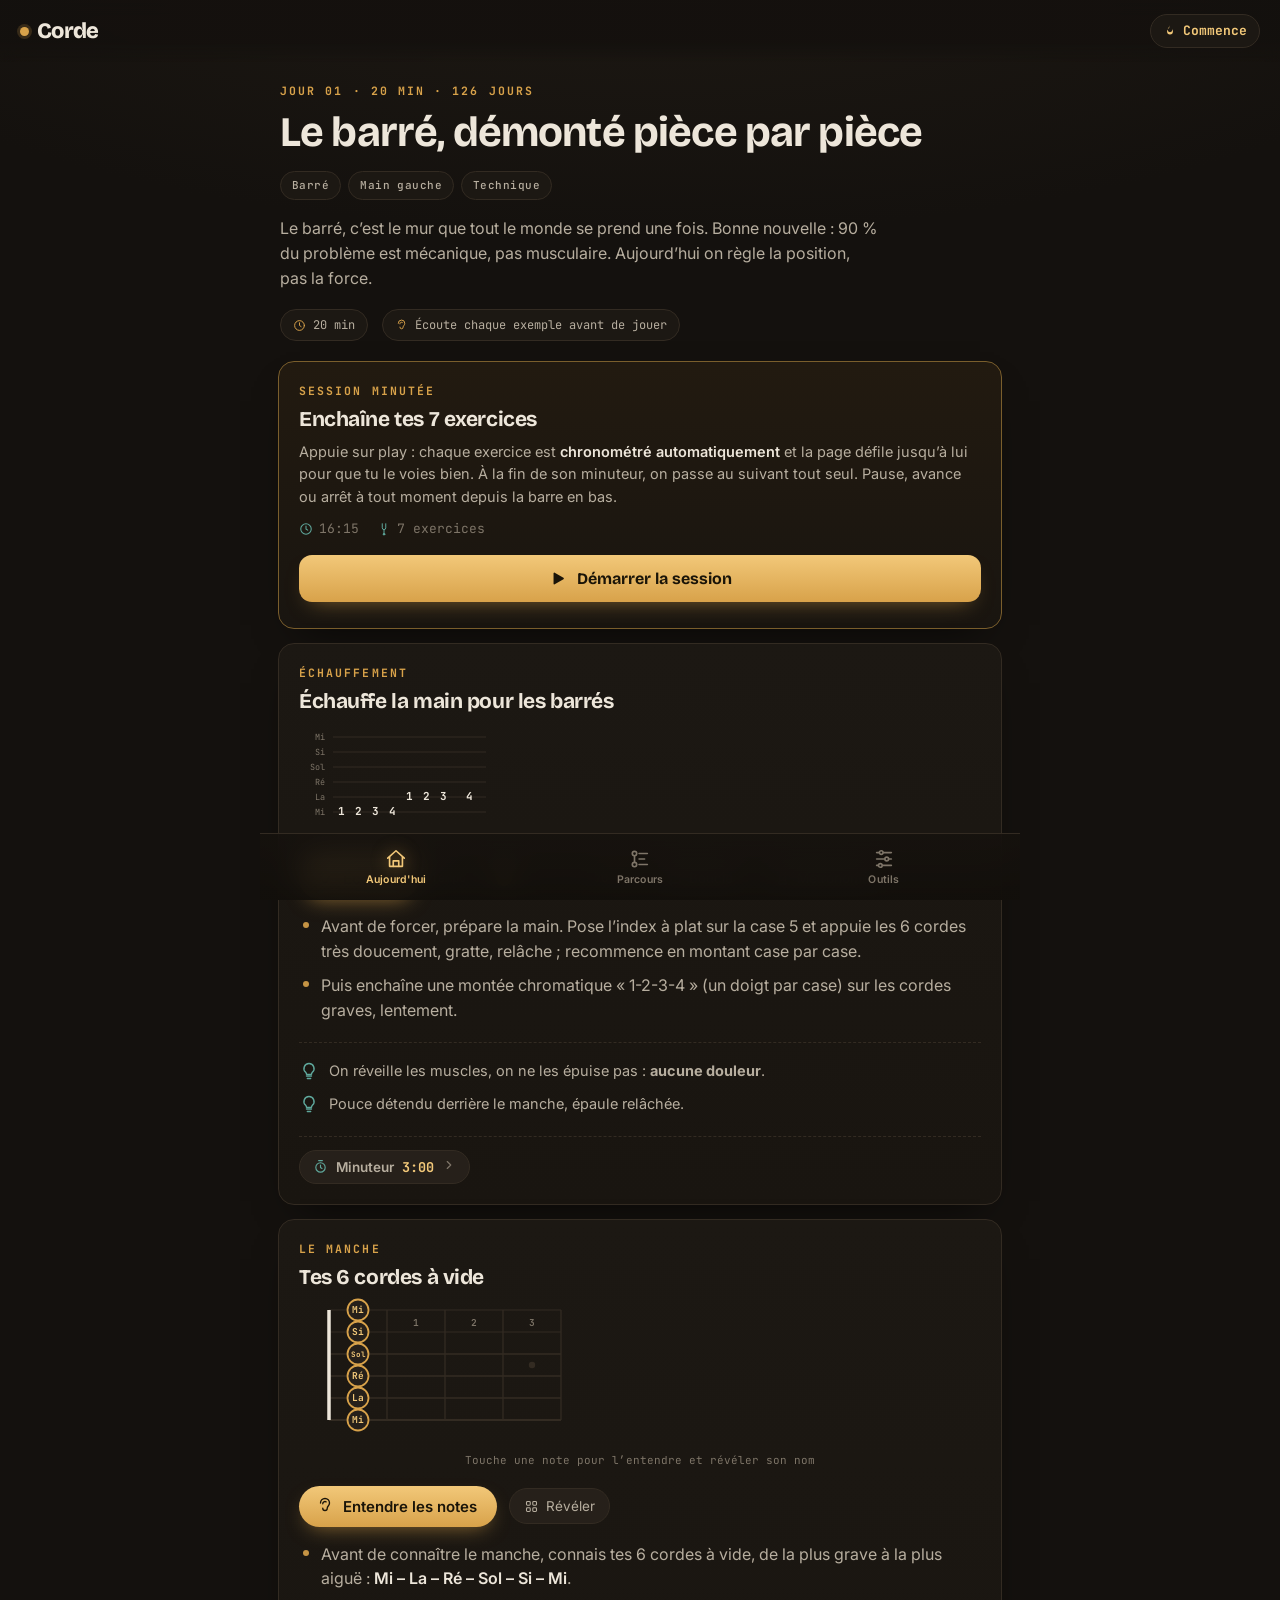
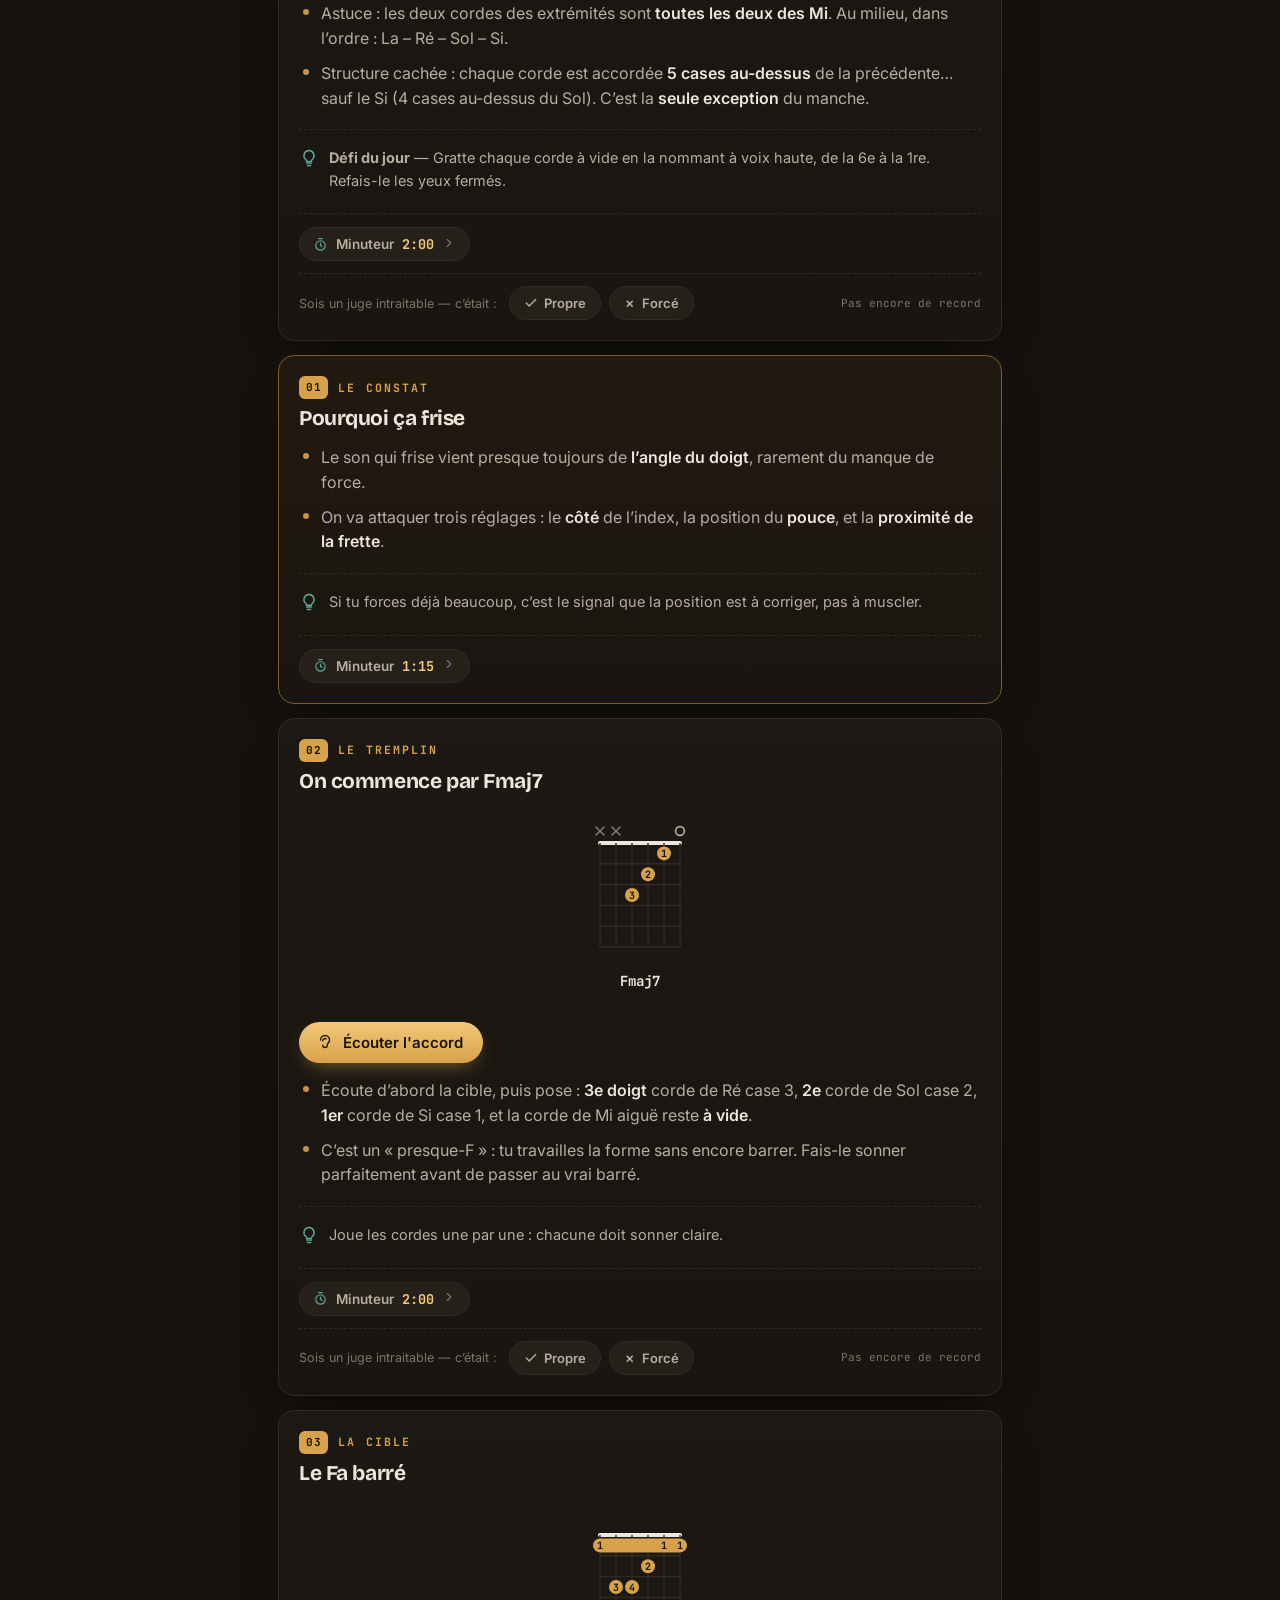
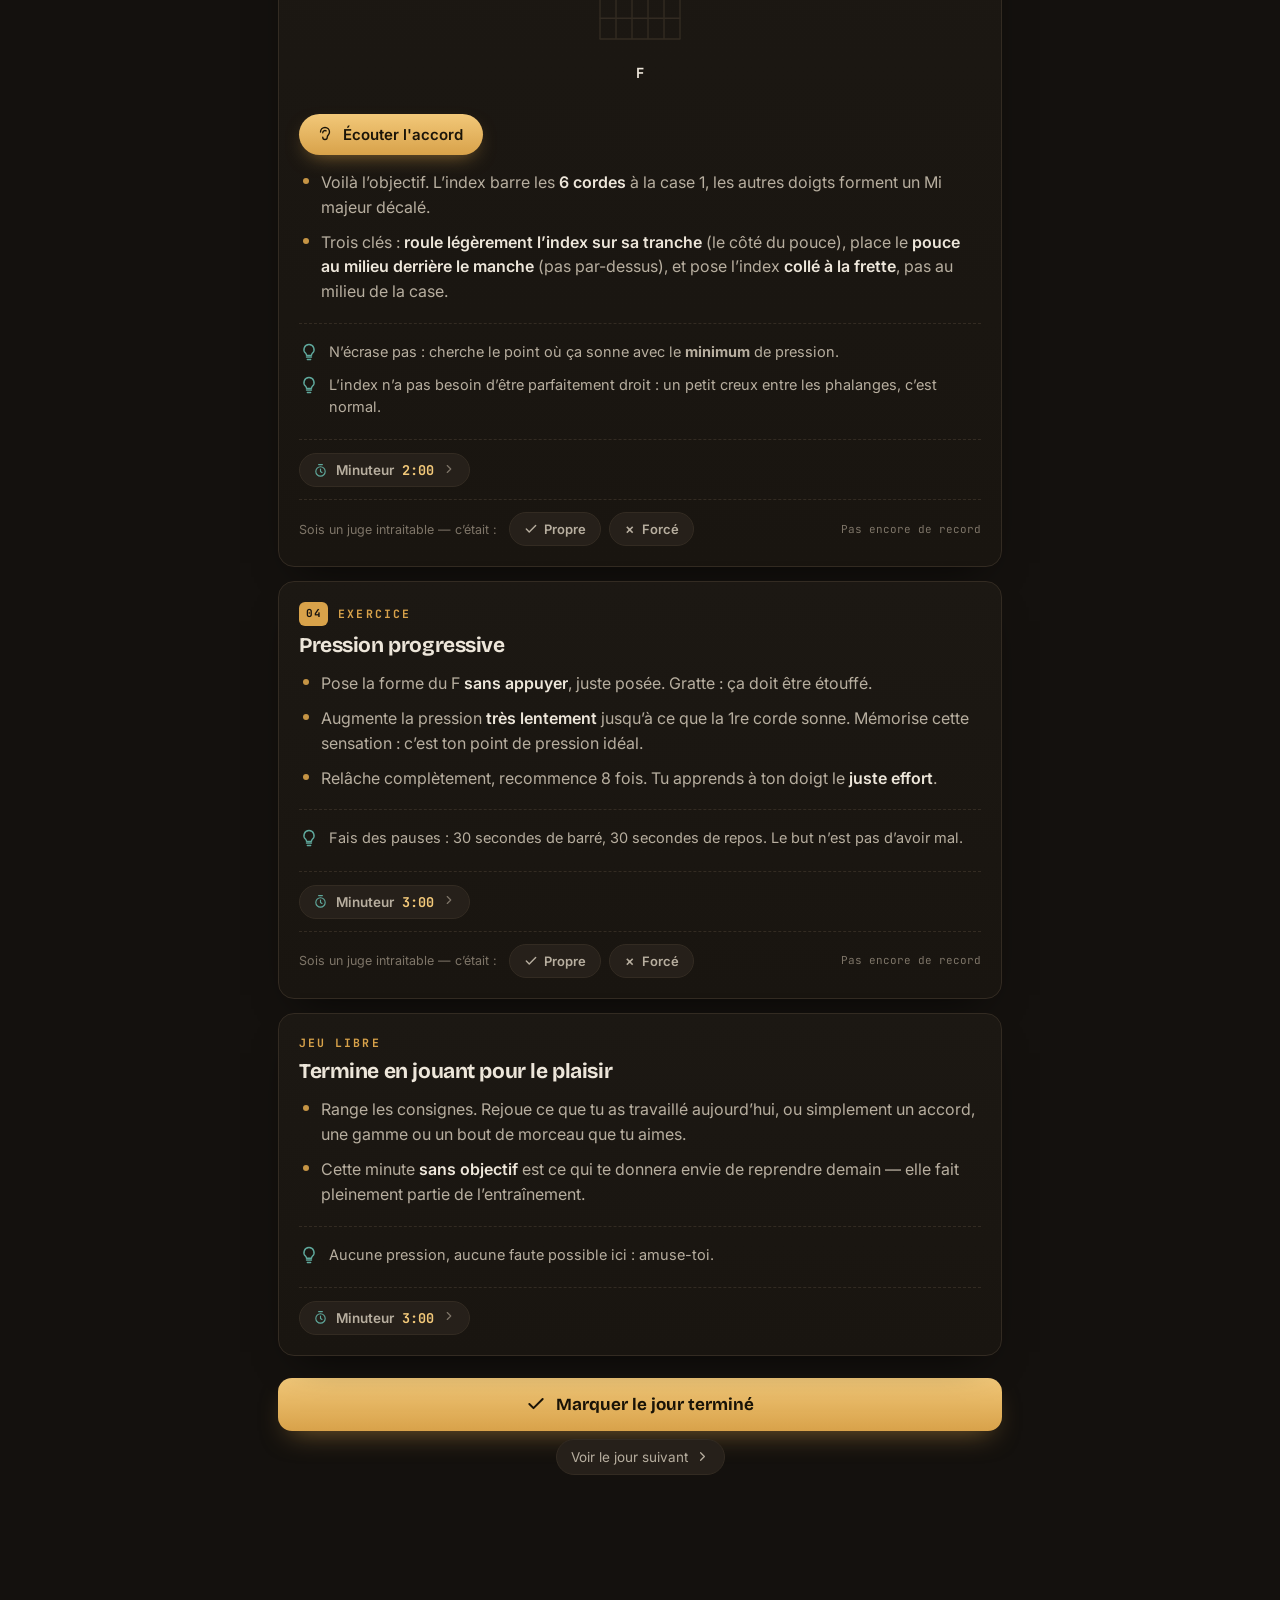
<file: corde.html>
<!DOCTYPE html>
<html lang="fr">
<head>
<meta charset="UTF-8">
<meta name="viewport" content="width=device-width, initial-scale=1.0, viewport-fit=cover">
<title>Corde — Guitare, 20 min par jour</title>
<link rel="preconnect" href="https://fonts.googleapis.com">
<link rel="preconnect" href="https://fonts.gstatic.com" crossorigin>
<link href="https://fonts.googleapis.com/css2?family=Bricolage+Grotesque:opsz,wght@12..96,500;12..96,700;12..96,800&family=Inter:wght@400;500;600&family=JetBrains+Mono:wght@400;500;700&display=swap" rel="stylesheet">
<style>
:root{
  --ink:#14110E; --ink2:#1C1813; --ink3:#26201A; --line:#332B22;
  --bone:#EDE6DA; --bone2:#B7AE9F; --bone3:#7E7568;
  --brass:#D8A24A; --brass-hi:#F2C879; --brass-dim:#7a5e2c;
  --patina:#5FA89C; --patina-dim:#2f5650;
  --red:#C9543B;
  --ok:#8FB98A;
  --r:16px; --r2:12px; --r3:9px;
  --maxw:760px;
  --shadow:0 18px 40px -22px rgba(0,0,0,.8);
}
*{box-sizing:border-box}
html,body{margin:0;padding:0}
body{
  background:
    radial-gradient(120% 60% at 50% -10%, #1f1a14 0%, var(--ink) 60%) fixed,
    var(--ink);
  color:var(--bone);
  font-family:'Inter',system-ui,-apple-system,sans-serif;
  font-size:16px; line-height:1.55;
  -webkit-font-smoothing:antialiased; text-rendering:optimizeLegibility;
  padding-bottom:calc(78px + env(safe-area-inset-bottom));
  min-height:100vh;
}
::selection{background:var(--brass);color:#1a1408}
h1,h2,h3,h4{font-family:'Bricolage Grotesque',sans-serif;font-weight:700;letter-spacing:-.02em;line-height:1.08;margin:0}
.mono{font-family:'JetBrains Mono',monospace}
button{font-family:inherit;cursor:pointer;border:none;background:none;color:inherit}
.hidden{display:none !important}

/* ---------- top bar ---------- */
.topbar{
  position:sticky;top:0;z-index:40;
  display:flex;align-items:center;justify-content:space-between;
  padding:14px 20px calc(14px) 20px;
  padding-top:calc(14px + env(safe-area-inset-top));
  background:linear-gradient(180deg, rgba(20,17,14,.96) 70%, rgba(20,17,14,0));
  backdrop-filter:blur(8px);
}
.wordmark{font-family:'Bricolage Grotesque';font-weight:800;font-size:22px;letter-spacing:-.03em;display:flex;align-items:center;gap:8px}
.wordmark .dotp{width:9px;height:9px;border-radius:50%;background:var(--brass);box-shadow:0 0 0 3px rgba(216,162,74,.18)}
.streak{
  display:inline-flex;align-items:center;gap:6px;
  font-family:'JetBrains Mono';font-size:13px;font-weight:700;color:var(--brass-hi);
  background:var(--ink2);border:1px solid var(--line);border-radius:999px;padding:6px 12px;
}
.capobadge{font-family:'JetBrains Mono',ui-monospace,monospace;font-size:10.5px;letter-spacing:.12em;color:var(--brass-hi);background:rgba(216,162,74,.10);border:1px solid var(--brass-dim);border-radius:999px;padding:5px 10px}
.capohint{flex-basis:100%;font-size:10.5px;letter-spacing:.08em;color:var(--brass-hi);opacity:.85}
.lvlrow{display:flex;gap:8px;justify-content:center;margin-bottom:12px}
.evalbar{display:flex;flex-wrap:wrap;align-items:center;gap:8px 12px;margin-top:12px;padding-top:12px;border-top:1px dashed var(--line)}
.eval-q{font-size:12.5px;color:var(--bone3)}
.eval-btns{display:flex;gap:8px}
.evbtn{display:inline-flex;align-items:center;gap:6px;font-size:13px;font-weight:600;border-radius:999px;padding:8px 14px;border:1px solid var(--line);background:var(--ink3);color:var(--bone2);transition:.15s}
.evbtn svg{width:14px;height:14px}
.evbtn.ok:hover{border-color:rgba(143,185,138,.5)}
.evbtn.ko:hover{border-color:rgba(201,84,59,.5)}
.evalbar.rated-ok .evbtn.ok{background:rgba(143,185,138,.15);border-color:rgba(143,185,138,.55);color:#B5D9B0}
.evalbar.rated-ko .evbtn.ko{background:rgba(201,84,59,.13);border-color:rgba(201,84,59,.55);color:#E09A87}
.eval-rec{font-size:11px;color:var(--bone3);margin-left:auto}
.eval-rec b{color:var(--brass-hi)}
#bilanOverlay{position:fixed;inset:0;background:rgba(10,8,6,.82);backdrop-filter:blur(6px);display:none;align-items:center;justify-content:center;z-index:60;padding:20px}
#bilanOverlay.show{display:flex}
.bilan-inner{max-width:420px;width:100%;max-height:86vh;overflow-y:auto}
.bilan-card{background:linear-gradient(180deg,var(--ink2),#191510);border:1px solid var(--brass-dim);border-radius:16px;padding:22px 22px 18px;box-shadow:0 18px 40px -22px rgba(0,0,0,.8)}
.bilan-stats{display:grid;grid-template-columns:repeat(3,1fr);gap:10px;margin:14px 0 6px}
.bstat{text-align:center;background:var(--ink3);border:1px solid var(--line);border-radius:12px;padding:12px 6px}
.bstat .bv{font-size:26px;font-weight:700;color:var(--bone)}
.bstat .bv small{font-size:12px;color:var(--bone3)}
.bstat .bk{font-size:10.5px;letter-spacing:.08em;text-transform:uppercase;color:var(--bone3);margin-top:3px}
.bilan-recs{display:flex;flex-direction:column;gap:6px;margin:10px 0}
.brec{display:flex;gap:10px;align-items:baseline;font-size:13px;color:var(--bone2);border-left:2px solid var(--brass-dim);padding-left:10px}
.brec .mono{color:var(--brass-hi);font-weight:700;white-space:nowrap}
.bilan-note{font-size:12.5px;color:var(--bone3);margin:8px 0 0}
.bilan-next{font-size:13.5px;color:var(--bone2);margin:12px 0 0;padding-top:10px;border-top:1px dashed var(--line)}
.mirror-ctrls{display:flex;gap:10px;justify-content:center;align-items:center;flex-wrap:wrap}
.rec-on{background:linear-gradient(180deg,#E09A87,#C9543B)!important;box-shadow:0 8px 22px -10px rgba(201,84,59,.55)!important;animation:recpulse 1.6s ease-in-out infinite}
@keyframes recpulse{0%,100%{opacity:1}50%{opacity:.75}}
@media (prefers-reduced-motion:reduce){.rec-on{animation:none}}
.streak svg{width:14px;height:14px}

/* ---------- layout ---------- */
main{max-width:var(--maxw);margin:0 auto;padding:6px 18px 40px}
.view{animation:viewIn .4s ease both}
@keyframes viewIn{from{opacity:0;transform:translateY(6px)}to{opacity:1;transform:none}}

/* ---------- lesson header ---------- */
.eyebrow{font-family:'JetBrains Mono';font-size:11.5px;font-weight:700;letter-spacing:.18em;text-transform:uppercase;color:var(--brass)}
.lesson-head{padding:14px 2px 6px}
.lesson-head h1{font-size:clamp(30px,8vw,42px);margin:10px 0 0}
.tags{display:flex;flex-wrap:wrap;gap:7px;margin:16px 0 12px}
.tag{font-family:'JetBrains Mono';font-size:11px;font-weight:500;letter-spacing:.04em;color:var(--bone2);background:var(--ink2);border:1px solid var(--line);border-radius:999px;padding:5px 11px}
.lesson-intro{color:var(--bone2);font-size:16px;max-width:60ch}

/* progress ring in head */
.daymeta{display:flex;align-items:center;gap:14px;margin-top:18px;flex-wrap:wrap}
.pill{display:inline-flex;align-items:center;gap:7px;font-family:'JetBrains Mono';font-size:12px;color:var(--bone2);background:var(--ink2);border:1px solid var(--line);border-radius:999px;padding:6px 12px}
.pill svg{width:13px;height:13px;color:var(--brass)}

/* ---------- cards ---------- */
.card{
  background:linear-gradient(180deg,var(--ink2),#191510);
  border:1px solid var(--line);
  border-radius:var(--r);
  padding:20px;
  margin:14px 0;
  box-shadow:var(--shadow);
  animation:cardIn .5s cubic-bezier(.2,.7,.3,1) both;
}
@keyframes cardIn{from{opacity:0;transform:translateY(14px)}to{opacity:1;transform:none}}
.card.warm{border-color:var(--brass-dim);background:linear-gradient(180deg,#221a10,#191510)}
.card-eyebrow{display:flex;align-items:center;gap:10px;margin-bottom:8px}
.card-eyebrow .num{font-family:'JetBrains Mono';font-weight:700;color:var(--ink);background:var(--brass);font-size:11px;border-radius:6px;padding:3px 7px;letter-spacing:.06em}
.card h2{font-size:21px;margin:2px 0 4px}
.card h3{font-size:17px}
.card p{color:var(--bone2);margin:10px 0}
.card p strong, .body strong{color:var(--bone);font-weight:600}
.card p em, .body em{color:var(--brass-hi);font-style:normal;font-weight:500}
.body{color:var(--bone2)}
.body ul{margin:10px 0;padding-left:0;list-style:none}
.body li{position:relative;padding:5px 0 5px 22px;color:var(--bone2)}
.body li::before{content:"";position:absolute;left:4px;top:13px;width:6px;height:6px;border-radius:50%;background:var(--brass);opacity:.9}
.kbd{font-family:'JetBrains Mono';font-size:13px;color:var(--brass-hi);background:var(--ink3);border:1px solid var(--line);border-radius:6px;padding:1px 6px}

/* tips */
.tips{margin-top:14px;border-top:1px dashed var(--line);padding-top:12px}
.tip{display:flex;gap:10px;align-items:flex-start;font-size:14.5px;color:var(--bone2);padding:5px 0}
.tip .ic{flex:none;width:20px;height:20px;color:var(--patina);margin-top:1px}
.tip svg{width:20px;height:20px}

/* ---------- audio bar ---------- */
.audiobar{display:flex;align-items:center;gap:12px;flex-wrap:wrap;margin:16px 0 4px}
.playbtn{
  display:inline-flex;align-items:center;gap:9px;
  font-weight:600;font-size:15px;color:#1a1408;
  background:linear-gradient(180deg,var(--brass-hi),var(--brass));
  border-radius:999px;padding:11px 20px 11px 17px;
  box-shadow:0 8px 20px -8px rgba(216,162,74,.6);
  transition:transform .12s ease, filter .2s ease;
}
.playbtn:hover{transform:translateY(-1px);filter:brightness(1.05)}
.playbtn:active{transform:translateY(0)}
.playbtn svg{width:18px;height:18px}
.playbtn.playing{background:var(--ink3);color:var(--bone);box-shadow:none;border:1px solid var(--line)}
.subbtn{display:inline-flex;align-items:center;gap:7px;font-size:13.5px;color:var(--bone2);background:var(--ink3);border:1px solid var(--line);border-radius:999px;padding:9px 14px;transition:.15s}
.subbtn:hover{color:var(--bone);border-color:var(--brass-dim)}
.subbtn svg{width:15px;height:15px}
.subbtn.on{color:var(--brass-hi);border-color:var(--brass-dim);background:#241b10}
.metrobtn.on{color:#1a1408;background:linear-gradient(180deg,var(--brass-hi),var(--brass));border-color:var(--brass);animation:metropulse 1s ease infinite}
.metrobtn.on svg{color:#1a1408}
@keyframes metropulse{0%,100%{box-shadow:0 0 0 0 rgba(216,162,74,0)}50%{box-shadow:0 0 0 4px rgba(216,162,74,.22)}}
.tempo{display:inline-flex;align-items:center;gap:10px;font-family:'JetBrains Mono';font-size:12px;color:var(--bone2)}
.tempo input[type=range]{-webkit-appearance:none;appearance:none;width:104px;height:4px;border-radius:4px;background:var(--line);outline:none}
.tempo input[type=range]::-webkit-slider-thumb{-webkit-appearance:none;width:16px;height:16px;border-radius:50%;background:var(--brass);cursor:pointer;box-shadow:0 0 0 4px rgba(216,162,74,.15)}
.tempo input[type=range]::-moz-range-thumb{width:16px;height:16px;border:none;border-radius:50%;background:var(--brass);cursor:pointer}
.tempo .bpm{color:var(--brass-hi);min-width:46px}

/* ---------- diagram surfaces ---------- */
.diagram-wrap{display:flex;justify-content:center;padding:8px 0 4px}
.chord-row{display:flex;gap:14px;flex-wrap:wrap;justify-content:center;padding:6px 0}
.chord-cell{display:flex;flex-direction:column;align-items:center;gap:8px;cursor:pointer;border-radius:12px;padding:8px;transition:.15s;border:1px solid transparent}
.chord-cell:hover{background:var(--ink3);border-color:var(--line)}
.chord-cell .cname{font-family:'JetBrains Mono';font-weight:700;font-size:14px;color:var(--bone)}
.chord-cell.active .cname{color:var(--brass-hi)}
.fretwrap{overflow-x:auto;border-radius:12px;padding:4px}
svg.diagram{display:block;max-width:100%;height:auto}
svg .lbl{font-family:'JetBrains Mono';font-weight:600}

/* note dot animation */
.ndot{transition:fill .08s ease, r .08s ease}
.ndot.active{fill:var(--brass-hi)!important;stroke:var(--brass-hi)!important}
.fdot{cursor:pointer;transition:fill .1s ease,stroke .1s ease}
.fnote{cursor:pointer}
.fnote:hover .fdot{stroke:var(--brass-hi)}
.fname{user-select:none}
.fdot.active + .fname{fill:#1a1408}
.tabcol.active rect.coltxtbg{opacity:1}
.tabnum.active{fill:#1a1408}

/* ---------- recap / routine ---------- */
.routine li{counter-increment:rc;padding-left:34px}
.routine li::before{content:counter(rc);left:0;top:6px;width:auto;height:auto;background:none;font-family:'JetBrains Mono';font-weight:700;color:var(--brass);font-size:13px;border:1px solid var(--brass-dim);border-radius:6px;padding:1px 7px}
.routine{counter-reset:rc;list-style:none;padding:0;margin:8px 0}

/* finish button */
.finishbtn{
  width:100%;margin:22px 0 8px;
  display:flex;align-items:center;justify-content:center;gap:10px;
  font-family:'Bricolage Grotesque';font-weight:700;font-size:17px;color:#1a1408;
  background:linear-gradient(180deg,var(--brass-hi),var(--brass));
  border-radius:14px;padding:16px;
  box-shadow:0 12px 28px -12px rgba(216,162,74,.55);transition:.15s;
}
.finishbtn:hover{filter:brightness(1.04);transform:translateY(-1px)}
.finishbtn.done{background:var(--ink2);color:var(--ok);border:1px solid var(--line);box-shadow:none}
.finishbtn svg{width:20px;height:20px}

/* ---------- parcours (timeline) ---------- */
.path-head{padding:14px 2px}
.path-head h1{font-size:30px}
.path-head p{color:var(--bone2)}
.weekband{font-family:'JetBrains Mono';font-size:12px;letter-spacing:.12em;text-transform:uppercase;color:var(--bone3);margin:24px 4px 8px;display:flex;align-items:center;gap:10px}
.weekband::after{content:"";flex:1;height:1px;background:var(--line)}
.daycard{
  display:flex;align-items:center;gap:14px;width:100%;text-align:left;
  background:var(--ink2);border:1px solid var(--line);border-radius:14px;
  padding:14px 16px;margin:8px 0;transition:.15s;
}
.daycard:hover{border-color:var(--brass-dim);transform:translateX(2px)}
.daynum{flex:none;width:46px;height:46px;border-radius:12px;display:grid;place-items:center;font-family:'JetBrains Mono';font-weight:700;font-size:15px;background:var(--ink3);color:var(--bone2);border:1px solid var(--line)}
.daycard.done .daynum{background:var(--patina-dim);color:#cfeee6;border-color:var(--patina-dim)}
.daycard.current .daynum{background:var(--brass);color:#1a1408;border-color:var(--brass);box-shadow:0 0 0 4px rgba(216,162,74,.18)}
.dayinfo{flex:1;min-width:0}
.dayinfo .dt{font-weight:600;font-size:15.5px;color:var(--bone);display:flex;align-items:center;gap:8px}
.dayinfo .ds{font-size:12.5px;color:var(--bone3);font-family:'JetBrains Mono';margin-top:2px;white-space:nowrap;overflow:hidden;text-overflow:ellipsis}
.badge-now{font-family:'JetBrains Mono';font-size:10px;font-weight:700;letter-spacing:.08em;color:#1a1408;background:var(--brass);border-radius:5px;padding:2px 6px}
.chev{flex:none;color:var(--bone3)}
.chev svg{width:18px;height:18px}

/* ---------- tools ---------- */
.tools-head{padding:14px 2px}
.tools-head h1{font-size:30px}
.tool{background:linear-gradient(180deg,var(--ink2),#191510);border:1px solid var(--line);border-radius:var(--r);padding:20px;margin:14px 0;box-shadow:var(--shadow)}
.tool h2{font-size:19px;display:flex;align-items:center;gap:10px}
.tool h2 svg{width:20px;height:20px;color:var(--brass)}
.tool p.hint{color:var(--bone3);font-size:13.5px;margin:6px 0 14px}

/* metronome */
.metro{display:flex;flex-direction:column;align-items:center;gap:18px}
.metro-bpm{font-family:'Bricolage Grotesque';font-weight:800;font-size:64px;color:var(--bone);line-height:1;letter-spacing:-.04em}
.metro-bpm small{font-family:'JetBrains Mono';font-size:14px;font-weight:500;color:var(--bone3);letter-spacing:.1em;display:block;margin-top:2px}
.metro-dots{display:flex;gap:12px}
.mdot{width:16px;height:16px;border-radius:50%;background:var(--ink3);border:1px solid var(--line);transition:.05s}
.mdot.beat{background:var(--brass-hi);box-shadow:0 0 14px var(--brass)}
.mdot.one.beat{background:var(--patina)}
.metro-ctrls{display:flex;align-items:center;gap:14px;width:100%;max-width:340px}
.metro-ctrls input[type=range]{flex:1;-webkit-appearance:none;height:5px;border-radius:5px;background:var(--line)}
.metro-ctrls input[type=range]::-webkit-slider-thumb{-webkit-appearance:none;width:20px;height:20px;border-radius:50%;background:var(--brass);box-shadow:0 0 0 5px rgba(216,162,74,.15)}
.metro-ctrls input[type=range]::-moz-range-thumb{width:20px;height:20px;border:none;border-radius:50%;background:var(--brass)}
.rbtn{width:38px;height:38px;flex:none;border-radius:10px;background:var(--ink3);border:1px solid var(--line);color:var(--bone);display:grid;place-items:center;font-family:'JetBrains Mono';font-weight:700}
.rbtn:hover{border-color:var(--brass-dim)}
.sigrow{display:flex;gap:8px;margin-top:4px}
.chipbtn{font-family:'JetBrains Mono';font-size:12.5px;color:var(--bone2);background:var(--ink3);border:1px solid var(--line);border-radius:8px;padding:7px 12px;transition:.15s}
.chipbtn.on{color:#1a1408;background:var(--brass);border-color:var(--brass);font-weight:700}

/* tuner */
.tuner-strings{display:flex;justify-content:center;gap:10px;flex-wrap:wrap}
.tstr{display:flex;flex-direction:column;align-items:center;gap:6px;width:58px;padding:14px 0;border-radius:12px;background:var(--ink3);border:1px solid var(--line);transition:.12s}
.tstr:hover{border-color:var(--brass-dim);transform:translateY(-2px)}
.tstr.ring{border-color:var(--brass);box-shadow:0 0 22px -6px var(--brass)}
.tstr .tn{font-family:'Bricolage Grotesque';font-weight:800;font-size:22px}
.tstr .ts{font-family:'JetBrains Mono';font-size:10px;color:var(--bone3)}

/* explorer controls */
.selrow{display:flex;flex-wrap:wrap;gap:7px;margin:4px 0 14px}
.selrow .lab{flex-basis:100%;font-family:'JetBrains Mono';font-size:11px;letter-spacing:.1em;text-transform:uppercase;color:var(--bone3);margin-bottom:2px}
.opt{font-family:'JetBrains Mono';font-size:12.5px;color:var(--bone2);background:var(--ink3);border:1px solid var(--line);border-radius:8px;padding:8px 11px;transition:.12s;min-width:40px;text-align:center}
.opt:hover{border-color:var(--brass-dim)}
.opt.on{color:#1a1408;background:var(--brass);border-color:var(--brass);font-weight:700}
.opt small{display:block;font-size:9px;opacity:.7;font-weight:400;margin-top:1px}
.opt.on small{opacity:.85}
.fretslide{display:flex;align-items:center;gap:12px;font-family:'JetBrains Mono';font-size:12px;color:var(--bone2);margin:6px 0 12px}
.fretslide input{flex:1;-webkit-appearance:none;height:4px;border-radius:4px;background:var(--line)}
.fretslide input::-webkit-slider-thumb{-webkit-appearance:none;width:16px;height:16px;border-radius:50%;background:var(--brass);box-shadow:0 0 0 4px rgba(216,162,74,.15)}
.fretslide input::-moz-range-thumb{width:16px;height:16px;border:none;border-radius:50%;background:var(--brass)}

/* ---------- bottom nav ---------- */
.tabbar{
  position:fixed;left:0;right:0;bottom:0;z-index:50;
  display:flex;max-width:var(--maxw);margin:0 auto;
  background:linear-gradient(180deg, rgba(22,18,14,.86), rgba(18,15,11,.98));
  backdrop-filter:blur(14px);
  border-top:1px solid var(--line);
  padding:8px 14px calc(8px + env(safe-area-inset-bottom));
}
.tabbar button{
  flex:1;display:flex;flex-direction:column;align-items:center;gap:3px;
  color:var(--bone3);font-size:10.5px;font-weight:600;letter-spacing:.02em;padding:6px 0;border-radius:12px;transition:.15s;
}
.tabbar button svg{width:22px;height:22px}
.tabbar button.on{color:var(--brass-hi)}
.tabbar button.on svg{filter:drop-shadow(0 0 8px rgba(216,162,74,.5))}

/* empty / done states */
.empty{text-align:center;padding:60px 20px;color:var(--bone3)}
.empty svg{width:46px;height:46px;color:var(--brass-dim);margin-bottom:14px}
.empty h2{color:var(--bone);font-size:24px;margin-bottom:8px}

/* toast */
.toast{position:fixed;left:50%;bottom:calc(96px + env(safe-area-inset-bottom));transform:translateX(-50%) translateY(20px);background:var(--ink3);border:1px solid var(--brass-dim);color:var(--bone);font-size:14px;padding:12px 18px;border-radius:12px;box-shadow:var(--shadow);opacity:0;pointer-events:none;transition:.3s;z-index:60;display:flex;align-items:center;gap:9px}
.toast.show{opacity:1;transform:translateX(-50%) translateY(0)}
.toast svg{width:18px;height:18px;color:var(--brass)}

/* ---------- minuteurs (exercice) ---------- */
.ctimer{margin-top:16px;border-top:1px dashed var(--line);padding-top:13px}
.ctimer-pill{display:inline-flex;align-items:center;gap:8px;font-size:13.5px;font-weight:600;color:var(--bone2);background:var(--ink3);border:1px solid var(--line);border-radius:999px;padding:7px 13px;transition:.16s}
.ctimer-pill:hover{color:var(--bone);border-color:var(--brass-dim)}
.ctimer-pill>svg:first-child{width:15px;height:15px;color:var(--patina)}
.ctimer-pill .ct-caret svg{width:14px;height:14px;color:var(--bone3);transition:transform .18s}
.ctimer.open .ct-caret svg{transform:rotate(90deg)}
.ctimer-pill .ct-pilltime{color:var(--brass-hi);font-weight:700}
.ctimer.open .ctimer-pill{background:var(--ink2);border-color:var(--brass-dim)}
.ctimer-panel{display:flex;align-items:center;gap:16px;flex-wrap:wrap;background:var(--ink2);border:1px solid var(--line);border-radius:12px;padding:14px 16px;margin-top:10px}
.ctimer-ring{position:relative;width:44px;height:44px;flex:none}
.ctimer-ring svg{display:block;width:100%;height:100%}
.ctimer-ring .ct-time{position:absolute;inset:0;display:flex;align-items:center;justify-content:center;font-size:11px;font-weight:700;color:var(--bone)}
.ct-prog{transition:stroke-dashoffset .25s linear}
.ctimer-ctrls{display:flex;align-items:center;gap:8px;flex-wrap:wrap}
.ct-go{display:inline-flex;align-items:center;gap:8px;font-weight:600;font-size:14px;color:#1a1408;background:linear-gradient(180deg,var(--brass-hi),var(--brass));border-radius:999px;padding:9px 16px;transition:.15s}
.ct-go:hover{filter:brightness(1.05)}
.ct-go svg{width:16px;height:16px}
.ct-mini{display:inline-flex;align-items:center;justify-content:center;gap:6px;font-family:'JetBrains Mono';font-size:12.5px;font-weight:700;color:var(--bone2);background:var(--ink3);border:1px solid var(--line);border-radius:9px;padding:9px 11px;transition:.15s}
.ct-mini:hover{color:var(--bone);border-color:var(--brass-dim)}
.ct-mini svg{width:15px;height:15px}
.ctimer.done .ctimer-ring .ct-time{color:var(--brass-hi)}
.ctimer.flash{animation:tflash .6s ease 2}
@keyframes tflash{0%,100%{filter:none}50%{filter:brightness(1.55)}}

/* ---------- session guidée ---------- */
.session-sub{color:var(--bone2);font-size:14.5px;margin:6px 0 0}
.sessionStart{display:flex;align-items:center;justify-content:center;gap:10px;width:100%;margin:16px 0 6px;font-family:'Bricolage Grotesque';font-weight:700;font-size:16px;color:#1a1408;background:linear-gradient(180deg,var(--brass-hi),var(--brass));border-radius:13px;padding:14px;box-shadow:0 10px 22px -12px rgba(216,162,74,.6);transition:.16s}
.sessionStart:hover{transform:translateY(-1px);filter:brightness(1.04)}
.sessionStart svg{width:19px;height:19px}
.session-run{margin:16px 0 6px;background:var(--ink);border:1px solid var(--line);border-radius:14px;padding:16px}
.srun-top{display:flex;align-items:center;gap:16px}
.ctimer-ring.big{width:104px;height:104px}
.ctimer-ring .ct-time.big{font-size:22px;font-weight:800;font-family:'Bricolage Grotesque';color:var(--bone)}
.srun-meta{min-width:0;flex:1}
.srun-step{font-size:12px;color:var(--brass-hi);font-weight:700;letter-spacing:.04em;margin-bottom:4px}
.srun-label{font-size:15px;color:var(--bone);line-height:1.35}
.sbar{height:6px;background:var(--ink3);border-radius:99px;overflow:hidden;margin:15px 0 12px}
.sbar-fill{height:100%;width:0;background:linear-gradient(90deg,var(--brass),var(--brass-hi));border-radius:99px;transition:width .25s linear}
.srun-ctrls{display:flex;gap:8px;flex-wrap:wrap}
.ct-mini.wide{padding:10px 14px}
.srun-head{display:flex;align-items:baseline;justify-content:space-between;gap:10px;margin-bottom:11px;flex-wrap:wrap}
.srun-count{font-size:16px;font-weight:700;color:var(--brass-hi)}
.srun-hint{font-size:12.5px;color:var(--bone3);font-family:'JetBrains Mono'}
.rsteps{list-style:none;padding:0;margin:14px 0 0;display:flex;flex-direction:column;gap:7px}
.rstep{position:relative;display:flex;align-items:center;gap:11px;background:var(--ink2);border:1px solid var(--line);border-radius:11px;padding:10px 11px;overflow:hidden;transition:border-color .18s,opacity .18s}
.rstep::after{content:"";position:absolute;left:0;top:0;bottom:0;width:var(--p,0);background:rgba(216,162,74,.13);transition:width .25s linear;pointer-events:none}
.rstep>*{position:relative;z-index:1}
.rstep-no{flex:none;width:24px;height:24px;display:flex;align-items:center;justify-content:center;font-size:12px;font-weight:700;color:var(--brass);border:1px solid var(--brass-dim);border-radius:7px}
.rstep-label{flex:1;font-size:14px;color:var(--bone2);line-height:1.35}
.rstep-go{flex:none;display:inline-flex;align-items:center;gap:6px;font-size:12px;color:var(--bone2);background:var(--ink3);border:1px solid var(--line);border-radius:8px;padding:7px 10px;transition:.15s}
.rstep-go:hover{color:var(--bone);border-color:var(--brass-dim)}
.rstep-go svg{width:14px;height:14px;color:var(--patina)}
.rstep-time{font-weight:700;color:var(--brass-hi)}
.rstep.active{border-color:var(--brass);background:var(--ink3)}
.rstep.active .rstep-no{background:var(--brass);color:#1a1408}
.rstep.done{opacity:.5}
.rstep.done .rstep-no{background:var(--patina-dim);border-color:var(--patina-dim);color:var(--patina)}
.rstep.soloing{border-color:var(--brass-dim)}
.rstep.soloflash{animation:tflash .6s ease 2}
.finishbtn.pulse{animation:fpulse 1.4s ease infinite}
.finishbtn.done{animation:none!important}
@keyframes fpulse{0%,100%{box-shadow:0 12px 30px -14px var(--brass)}50%{box-shadow:0 0 0 6px rgba(216,162,74,.16),0 12px 30px -14px var(--brass)}}

/* ---------- session séquentielle ---------- */
.session-meta{display:flex;gap:18px;margin:11px 0 2px;color:var(--bone3);font-size:13px}
.session-meta span{display:inline-flex;align-items:center;gap:6px}
.session-meta svg{width:14px;height:14px;color:var(--patina)}
.session-running{display:flex;align-items:center;gap:9px;justify-content:center;margin-top:12px;font-size:13.5px;color:var(--brass-hi);background:var(--ink3);border:1px solid var(--brass-dim);border-radius:11px;padding:11px}
.session-running svg{width:16px;height:16px;color:var(--brass)}

/* carte de l'exercice en cours / fait pendant la session */
.card.sess-active{border-color:var(--brass);box-shadow:0 0 0 1px var(--brass),var(--shadow)}
.card.sess-active::before{content:"";position:absolute;left:0;right:auto;top:0;height:3px;width:var(--p,0%);background:linear-gradient(90deg,var(--brass),var(--brass-hi));border-radius:var(--r) 0 0 0;transition:width .25s linear;z-index:2}
.card{position:relative}
.card.sess-done{opacity:.6}
.card.sess-done::after{content:"✓ fait";position:absolute;top:14px;right:16px;font-family:'JetBrains Mono';font-weight:700;color:var(--ok);font-size:12px;letter-spacing:.03em}

/* barre de contrôle fixe (au-dessus de la barre d'onglets) */
.sessionbar{position:fixed;left:50%;transform:translateX(-50%);bottom:calc(82px + env(safe-area-inset-bottom));z-index:45;width:min(720px,calc(100% - 18px));display:flex;align-items:center;gap:13px;padding:11px 13px;background:linear-gradient(180deg,#251d12,#1a140f);border:1px solid var(--brass-dim);border-radius:16px;box-shadow:0 16px 40px -18px rgba(0,0,0,.9);animation:sbin .26s cubic-bezier(.2,.7,.3,1) both}
@keyframes sbin{from{opacity:0;transform:translate(-50%,14px)}to{opacity:1;transform:translate(-50%,0)}}
.sb-ring{position:relative;width:42px;height:42px;flex:none}
.sb-ring svg{display:block;width:100%;height:100%}
.sb-ring .sb-time{position:absolute;inset:0;display:flex;align-items:center;justify-content:center;font-size:10.5px;font-weight:700;color:var(--bone)}
.sb-meta{flex:1;min-width:0}
.sb-step{font-size:11px;font-weight:700;color:var(--brass-hi);letter-spacing:.03em;margin-bottom:2px}
.sb-title{font-size:14px;color:var(--bone);line-height:1.3;white-space:nowrap;overflow:hidden;text-overflow:ellipsis}
.sb-ctrls{display:flex;align-items:center;gap:7px;flex:none}
.sb-btn{display:inline-flex;align-items:center;justify-content:center;width:42px;height:42px;border-radius:12px;color:#1a1408;background:linear-gradient(180deg,var(--brass-hi),var(--brass));transition:.15s}
.sb-btn:hover{filter:brightness(1.05)}
.sb-btn svg{width:18px;height:18px}
.sb-btn.ghost{color:var(--bone2);background:var(--ink3);border:1px solid var(--line)}
.sb-btn.ghost:hover{color:var(--bone);border-color:var(--brass-dim)}
body.session-on{padding-bottom:calc(168px + env(safe-area-inset-bottom))}

@media (prefers-reduced-motion: reduce){
  *{animation:none!important;transition:none!important}
}
@media(max-width:480px){
  main{padding:4px 14px 30px}
  .card{padding:17px}
  .tool{padding:17px}
  .ctimer-ring.big{width:84px;height:84px}
  .ctimer-ring .ct-time.big{font-size:18px}
  .srun-top{gap:13px}
  .ctimer-panel{gap:13px;padding:13px}
  .ct-go{padding:9px 14px}
}
</style>
</head>
<body>

<header class="topbar">
  <div class="wordmark"><span class="dotp"></span>Corde</div>
  <div style="display:flex;align-items:center;gap:8px"><span class="capobadge" id="capoBadge" style="display:none"></span><div class="streak" id="streakBadge"></div></div>
</header>

<main>
  <section id="view-today" class="view"></section>
  <section id="view-path" class="view hidden"></section>
  <section id="view-tools" class="view hidden"></section>
</main>

<nav class="tabbar" id="tabbar">
  <button data-view="today" class="on">
    <svg viewBox="0 0 24 24" fill="none" stroke="currentColor" stroke-width="1.8" stroke-linecap="round" stroke-linejoin="round"><path d="M3 11l9-8 9 8"/><path d="M5 10v10h14V10"/><path d="M9 20v-6h6v6"/></svg>
    Aujourd'hui
  </button>
  <button data-view="path">
    <svg viewBox="0 0 24 24" fill="none" stroke="currentColor" stroke-width="1.8" stroke-linecap="round" stroke-linejoin="round"><circle cx="6" cy="6" r="2.4"/><circle cx="6" cy="18" r="2.4"/><path d="M6 8.4v7.2"/><path d="M11 6h9"/><path d="M11 18h9"/><path d="M11 12h6"/></svg>
    Parcours
  </button>
  <button data-view="tools">
    <svg viewBox="0 0 24 24" fill="none" stroke="currentColor" stroke-width="1.8" stroke-linecap="round" stroke-linejoin="round"><path d="M4 5h16"/><path d="M4 12h16"/><path d="M4 19h16"/><circle cx="9" cy="5" r="2" fill="var(--ink)"/><circle cx="15" cy="12" r="2" fill="var(--ink)"/><circle cx="8" cy="19" r="2" fill="var(--ink)"/></svg>
    Outils
  </button>
</nav>

<div class="toast" id="toast"></div>
<div class="sessionbar hidden" id="sessionBar">
  <div class="sb-ring"><svg viewBox="0 0 42 42"><circle cx="21" cy="21" r="15.5" fill="none" stroke="var(--line)" stroke-width="3.4"/><circle id="sbProg" cx="21" cy="21" r="15.5" fill="none" stroke="var(--brass)" stroke-width="3.4" stroke-linecap="round" transform="rotate(-90 21 21)" stroke-dasharray="97.39" stroke-dashoffset="0"/></svg><span class="sb-time mono" id="sbTime">0:00</span></div>
  <div class="sb-meta"><div class="sb-step" id="sbStep"></div><div class="sb-title" id="sbTitle"></div></div>
  <div class="sb-ctrls">
    <button class="sb-btn" id="sbToggle" aria-label="pause/reprendre"><svg viewBox="0 0 24 24" fill="currentColor"><rect x="6.5" y="5" width="3.6" height="14" rx="1.3"/><rect x="13.9" y="5" width="3.6" height="14" rx="1.3"/></svg></button>
    <button class="sb-btn ghost" id="sbNext" aria-label="exercice suivant"><svg viewBox="0 0 24 24" fill="currentColor"><path d="M5 5.5v13a1 1 0 0 0 1.53.85L15 14.1v3.9a1 1 0 0 0 2 0v-12a1 1 0 0 0-2 0v3.9L6.53 4.65A1 1 0 0 0 5 5.5z"/></svg></button>
    <button class="sb-btn ghost" id="sbStop" aria-label="arrêter la session"><svg viewBox="0 0 24 24" fill="currentColor"><rect x="6" y="6" width="12" height="12" rx="2.5"/></svg></button>
  </div>
</div>

<script>
"use strict";

/* =========================================================
   STORAGE (safe — fonctionne hébergé, dégrade en mémoire)
========================================================= */
const Store = {
  mem:{},
  get(k){ try{ const v=localStorage.getItem(k); return v==null?null:JSON.parse(v);}catch(e){ return (k in this.mem)?this.mem[k]:null;} },
  set(k,v){ try{ localStorage.setItem(k, JSON.stringify(v)); }catch(e){ this.mem[k]=v; } }
};

/* =========================================================
   PRÉFÉRENCES — niveau (P6/P11) & capodastre (P11)
========================================================= */
const Prefs = {
  level: Store.get('corde.level')||'std',            // 'doux' (−15% tempo) | 'std'
  capo:  Math.max(0,Math.min(7,+(Store.get('corde.capo')||0))),
  setLevel(v){ this.level=(v==='doux')?'doux':'std'; Store.set('corde.level',this.level); },
  setCapo(v){ this.capo=Math.max(0,Math.min(7,Math.round(+v||0))); Store.set('corde.capo',this.capo); updateCapoBadge(); }
};
function lvlF(){ return Prefs.level==='doux' ? 0.85 : 1; }
function lvlBpm(b,min,max){ return Math.max(min, Math.min(max, Math.round(b*lvlF()))); }
function capoF(){ return Math.pow(2, Prefs.capo/12); }

/* =========================================================
   AUTO-ÉVALUATION (P4) — ✓ Propre / ✗ Forcé, records, redo
========================================================= */
const Evals = {
  log(day, ok){ // tally du jour courant (pour le bilan)
    const t=todayKeyISO(); const all=Store.get('corde.evals')||{};
    const e=all[t]||{ok:0,ko:0}; ok?e.ok++:e.ko++; all[t]=e;
    Store.set('corde.evals',all);
  },
  today(){ const all=Store.get('corde.evals')||{}; return all[todayKeyISO()]||{ok:0,ko:0}; }
};
function todayKeyISO(){ const d=new Date(); return d.getFullYear()+'-'+String(d.getMonth()+1).padStart(2,'0')+'-'+String(d.getDate()).padStart(2,'0'); }
const Records = {
  all(){ return Store.get('corde.records')||{}; },
  get(key){ return this.all()[key]||null; },
  set(key, rec){ const a=this.all(); a[key]=rec; Store.set('corde.records',a); },
  fmtDate(iso){ return iso ? iso.slice(8,10)+'/'+iso.slice(5,7) : ''; }
};
const Redo = {
  list(){ return Store.get('corde.redo')||[]; },
  push(item){ // {day,title,kind,ref}
    let l=this.list().filter(x=>!(x.day===item.day && x.title===item.title));
    l.unshift(item); if(l.length>6) l=l.slice(0,6);
    Store.set('corde.redo',l);
  },
  peek(n){ return this.list().slice(0,n); },
  done(n){ Store.set('corde.redo', this.list().slice(n)); }
};
/* =========================================================
   BILAN DE SEMAINE (P8) — pratique réelle, jamais temps d'écran
========================================================= */
function weekBilanData(week){
  const d0=(week-1)*7+1, d1=week*7;
  const log=(Store.get('corde.log')||[]).filter(x=>x.day>=d0 && x.day<=d1);
  const doneDays=log.map(x=>x.day).sort((a,b)=>a-b);
  const ok=log.reduce((a,x)=>a+(x.ok||0),0), ko=log.reduce((a,x)=>a+(x.ko||0),0);
  const recs=Object.entries(Records.all()).map(([k,r])=>r)
    .filter(r=>r.day>=d0 && r.day<=d1)
    .sort((a,b)=>b.v-a.v).slice(0,4);
  return {week:week, days:doneDays, ok:ok, ko:ko, recs:recs, redo:Redo.list().length};
}
function bilanHTML(B){
  const rate = (B.ok+B.ko)>0 ? Math.round(100*B.ok/(B.ok+B.ko)) : null;
  const wt = WEEK_TITLES[B.week-1]||('Semaine '+B.week);
  const nt = WEEK_TITLES[B.week]||null;
  let h='<div class="bilan-card">';
  h+='<div class="card-eyebrow"><span class="eyebrow">Bilan de semaine</span></div>';
  h+='<h2>'+wt+'</h2>';
  h+='<div class="bilan-stats">';
  h+='<div class="bstat"><div class="bv mono">'+B.days.length+'<small>/7</small></div><div class="bk">jours pratiqués</div></div>';
  h+='<div class="bstat"><div class="bv mono">'+(rate!=null?rate+'<small>%</small>':'—')+'</div><div class="bk">jugés propres</div></div>';
  h+='<div class="bstat"><div class="bv mono">'+B.recs.length+'</div><div class="bk">records battus</div></div>';
  h+='</div>';
  if(B.recs.length){
    h+='<div class="bilan-recs">'+B.recs.map(r=>'<div class="brec"><span class="mono">'+r.v+' '+(r.u||'bpm')+'</span><span>'+(r.t||'')+'</span></div>').join('')+'</div>';
  }
  if(B.redo>0){ h+='<p class="bilan-note">'+B.redo+' exercice'+(B.redo>1?'s':'')+' jugé'+(B.redo>1?'s':'')+' « forcé » t\u2019attend'+(B.redo>1?'ent':'')+' en Revanche au prochain jour de révision.</p>'; }
  else if(rate!=null){ h+='<p class="bilan-note">Rien en attente de revanche — la file est vide.</p>'; }
  h+='<p class="bilan-note">On mesure ta pratique réelle : exercices tenus, jugements, tempos validés. Jamais le temps d\u2019écran.</p>';
  if(nt){ h+='<p class="bilan-next">La suite : <strong>'+nt+'</strong></p>'; }
  return h+'</div>';
}
function showBilanOverlay(week){
  const B=weekBilanData(week);
  let ov=document.getElementById('bilanOverlay');
  if(!ov){ ov=document.createElement('div'); ov.id='bilanOverlay'; document.body.appendChild(ov); }
  ov.innerHTML='<div class="bilan-inner">'+bilanHTML(B)
    +'<button class="playbtn" id="bilanClose" style="margin:14px auto 0;display:flex">'+I.check+'<span>Continuer</span></button></div>';
  ov.classList.add('show');
  document.getElementById('bilanClose').onclick=()=>ov.classList.remove('show');
  ov.onclick=(e)=>{ if(e.target===ov) ov.classList.remove('show'); };
}

function updateCapoBadge(){
  const el=document.getElementById('capoBadge');
  if(el){ if(Prefs.capo>0){ el.textContent='CAPO '+Prefs.capo; el.style.display=''; } else el.style.display='none'; }
  const n=Prefs.capo;
  const txt = n>0 ? ('Capo '+n+' — sonne '+(n===2?'un ton':(n+' demi-ton'+(n>1?'s':'')))+' plus haut') : '';
  document.querySelectorAll('.capohint').forEach(h=>{ h.textContent=txt; h.style.display=txt?'':'none'; });
}

/* =========================================================
   MUSIQUE — accordage, notes
========================================================= */
const OPEN_FREQ = [82.41,110.00,146.83,196.00,246.94,329.63]; // E A D G B E (corde 6→1)
const OPEN_PC   = [4,9,2,7,11,4];
const NOTE_LAT  = ['Do','Do#','Ré','Ré#','Mi','Fa','Fa#','Sol','Sol#','La','La#','Si'];
const NOTE_LET  = ['C','C#','D','D#','E','F','F#','G','G#','A','A#','B'];
const STRING_LBL= ['Mi','La','Ré','Sol','Si','Mi']; // grave→aigu

const freqAt = (s,f)=> OPEN_FREQ[s]*Math.pow(2,f/12);
const pcAt   = (s,f)=> (OPEN_PC[s]+f)%12;
const letToPc= (n)=> NOTE_LET.indexOf(n);

const SCALES = {
  minPenta:{name:'Pentatonique mineure', iv:[0,3,5,7,10]},
  majPenta:{name:'Pentatonique majeure', iv:[0,2,4,7,9]},
  blues:{name:'Gamme blues', iv:[0,3,5,6,7,10]},
  major:{name:'Gamme majeure', iv:[0,2,4,5,7,9,11]},
  natMinor:{name:'Mineure naturelle', iv:[0,2,3,5,7,8,10]},
  dorian:{name:'Mode dorien', iv:[0,2,3,5,7,9,10]},
  mixo:{name:'Mode mixolydien', iv:[0,2,4,5,7,9,10]},
};
function degreeOf(pc, rootPc, iv){
  for(let i=0;i<iv.length;i++){ if((rootPc+iv[i])%12===((pc%12)+12)%12) return i; }
  return -1;
}

/* =========================================================
   ACCORDS  (frets corde6→1 ; -1 = étouffée, 0 = à vide)
========================================================= */
const CH = (frets,fingers,barres,base)=>({frets,fingers:fingers||null,barres:barres||[],base:base||1});
const CHORDS = {
  // ouverts
  'C':  CH([-1,3,2,0,1,0],[0,3,2,0,1,0]),
  'A':  CH([-1,0,2,2,2,0],[0,0,1,2,3,0]),
  'G':  CH([3,2,0,0,0,3],[2,1,0,0,0,3]),
  'E':  CH([0,2,2,1,0,0],[0,2,3,1,0,0]),
  'D':  CH([-1,-1,0,2,3,2],[0,0,0,1,3,2]),
  'Am': CH([-1,0,2,2,1,0],[0,0,2,3,1,0]),
  'Em': CH([0,2,2,0,0,0],[0,2,3,0,0,0]),
  'Dm': CH([-1,-1,0,2,3,1],[0,0,0,2,3,1]),
  'Fmaj7':CH([-1,-1,3,2,1,0],[0,0,3,2,1,0]),
  'Cadd9':CH([-1,3,2,0,3,0],[0,2,1,0,3,0]),
  'Asus2':CH([-1,0,2,2,0,0],[0,0,1,2,0,0]),
  'Dsus4':CH([-1,-1,0,2,3,3],[0,0,0,1,2,3]),
  // barrés forme E (fondamentale corde 6)
  'F':   CH([1,3,3,2,1,1],[1,3,4,2,1,1],[{fret:1,lo:0,hi:5}]),
  'F#':  CH([2,4,4,3,2,2],[1,3,4,2,1,1],[{fret:2,lo:0,hi:5}],2),
  'G(b)':CH([3,5,5,4,3,3],[1,3,4,2,1,1],[{fret:3,lo:0,hi:5}],3),
  'A(b)':CH([5,7,7,6,5,5],[1,3,4,2,1,1],[{fret:5,lo:0,hi:5}],5),
  'B':   CH([7,9,9,8,7,7],[1,3,4,2,1,1],[{fret:7,lo:0,hi:5}],7),
  // barrés mineurs forme Em (fondamentale corde 6)
  'Fm':  CH([1,3,3,1,1,1],[1,3,4,1,1,1],[{fret:1,lo:0,hi:5}]),
  'Gm':  CH([3,5,5,3,3,3],[1,3,4,1,1,1],[{fret:3,lo:0,hi:5}],3),
  'Bm(e)':CH([7,9,9,7,7,7],[1,3,4,1,1,1],[{fret:7,lo:0,hi:5}],7),
  // barrés forme A (fondamentale corde 5)
  'B(a)':CH([-1,2,4,4,4,2],[0,1,3,3,3,1],[{fret:2,lo:1,hi:5}],2),
  'C(a)':CH([-1,3,5,5,5,3],[0,1,3,3,3,1],[{fret:3,lo:1,hi:5}],3),
  'Bb':  CH([-1,1,3,3,3,1],[0,1,3,3,3,1],[{fret:1,lo:1,hi:5}]),
  'D(a)':CH([-1,5,7,7,7,5],[0,1,3,3,3,1],[{fret:5,lo:1,hi:5}],5),
  // mineurs forme Am (fondamentale corde 5)
  'Bm':  CH([-1,2,4,4,3,2],[0,1,3,4,2,1],[{fret:2,lo:1,hi:5}],2),
  'Cm':  CH([-1,3,5,5,4,3],[0,1,3,4,2,1],[{fret:3,lo:1,hi:5}],3),
  // power
  'F5':  CH([1,3,3,-1,-1,-1],[1,3,4]),
  'G5':  CH([3,5,5,-1,-1,-1],[1,3,4],[],3),
  'A5':  CH([5,7,7,-1,-1,-1],[1,3,4],[],5),
  // 7e & couleurs (Phase 2)
  'Am7': CH([-1,0,2,0,1,0],[0,0,2,0,1,0]),
  'Em7': CH([0,2,0,0,0,0],[0,2,0,0,0,0]),
  'Dm7': CH([-1,-1,0,2,1,1],[0,0,0,2,1,1]),
  'Bm7': CH([-1,2,0,2,0,2],[0,1,0,2,0,3]),
  'Cmaj7':CH([-1,3,2,0,0,0],[0,3,2,0,0,0]),
  'Gmaj7':CH([3,2,0,0,0,2],[2,1,0,0,0,3]),
  'G7': CH([3,2,0,0,0,1],[3,2,0,0,0,1]),
  'C7': CH([-1,3,2,3,1,0],[0,3,2,4,1,0]),
  'A7': CH([-1,0,2,0,2,0],[0,0,1,0,2,0]),
  'E7': CH([0,2,0,1,0,0],[0,2,0,1,0,0]),
  'D7': CH([-1,-1,0,2,1,2],[0,0,0,2,1,3]),
  'B7': CH([-1,2,1,2,0,2],[0,2,1,3,0,4]),
  'Asus4':CH([-1,0,2,2,3,0],[0,0,1,2,3,0]),
  'Esus4':CH([0,2,2,2,0,0],[0,2,3,4,0,0]),
  'Dsus2':CH([-1,-1,0,2,3,0],[0,0,0,1,3,0]),
  // slash (basses qui marchent)
  'GB': CH([-1,2,0,0,3,3],[0,1,0,0,3,4]),
  'DFs':CH([2,0,0,2,3,2],[1,0,0,2,4,3]),
  'CG': CH([3,3,2,0,1,0],[3,4,2,0,1,0]),
  // formes CAGED mobiles
  'D(c)': CH([-1,5,4,2,3,2],[0,4,3,1,2,1],[{fret:2,lo:2,hi:5}],2),
  'E(d)': CH([-1,-1,2,4,5,4],[0,0,1,2,4,3],[],2),
  'A(gsh)':CH([-1,-1,2,2,2,5],[0,0,1,1,1,4],[{fret:2,lo:2,hi:4}],2),
  // triades (cordes aiguës 3-2-1)
  'Ctri_o': CH([-1,-1,-1,0,1,0],[0,0,0,0,1,0]),
  'Ctri_5': CH([-1,-1,-1,5,5,3],[0,0,0,3,4,1],[],3),
  'Ctri_9': CH([-1,-1,-1,9,8,8],[0,0,0,3,1,2],[],8),
  'Amtri_o':CH([-1,-1,-1,2,1,0],[0,0,0,2,1,0]),
  'Amtri_5':CH([-1,-1,-1,5,5,5],[0,0,0,1,2,3],[],3),
  'Amtri_9':CH([-1,-1,-1,9,10,8],[0,0,0,2,3,1],[],8),
  'Ftri': CH([-1,-1,-1,2,1,1],[0,0,0,2,1,1]),
  'Gtri': CH([-1,-1,-1,4,3,3],[0,0,0,2,1,1],[],3),
  'Dtri': CH([-1,-1,-1,2,3,2],[0,0,0,1,3,2]),
  'Emtri': CH([-1,-1,-1,0,0,0],[0,0,0,0,0,0]),
  // triades (cordes médiums 4-3-2)
  'Ctri_m': CH([-1,-1,2,0,1,-1],[0,0,2,0,1,0]),
  'Gtri_m': CH([-1,-1,5,4,3,-1],[0,0,3,2,1,0],[],3),
  'Amtri_m':CH([-1,-1,2,2,1,-1],[0,0,2,3,1,0]),
};
// label affiché « propre » pour quelques accords renommés
const CH_DISPLAY = {'G(b)':'G','A(b)':'A','B(a)':'B','C(a)':'C','D(a)':'D','Bm(e)':'Bm','GB':'G/B','DFs':'D/F#','CG':'C/G','D(c)':'D (forme C)','E(d)':'E (forme D)','A(gsh)':'A (forme G)','Ctri_o':'C (triade)','Ctri_5':'C (triade c.5)','Ctri_9':'C (triade c.9)','Amtri_o':'Am (triade)','Amtri_5':'Am (triade c.5)','Amtri_9':'Am (triade c.9)','Ftri':'F (triade)','Gtri':'G (triade)','Dtri':'D (triade)','Emtri':'Em (triade)','Ctri_m':'C (triade médiums)','Gtri_m':'G (triade médiums)','Amtri_m':'Am (triade médiums)'};
const chordLabel = (k)=> CH_DISPLAY[k]||k;
function chordFreqs(frets){
  const cf=capoF(); const out=[]; for(let s=0;s<6;s++){ if(frets[s]>=0) out.push(freqAt(s,frets[s])*cf); } return out;
}

/* =========================================================
   MOTEUR AUDIO — synthèse de corde pincée (Karplus-Strong)
========================================================= */
const Audio = {
  ctx:null, master:null, comp:null, limiter:null, cache:new Map(),
  boost: Math.min(3, Math.max(1, Store.get('corde.boost')||1)),
  ensure(){
    if(this.ctx) { if(this.ctx.state==='suspended') this.ctx.resume(); return; }
    const AC = window.AudioContext||window.webkitAudioContext;
    this.ctx = new AC();
    this.comp = this.ctx.createDynamicsCompressor();
    this.comp.threshold.value=-14; this.comp.ratio.value=3.2; this.comp.attack.value=.004; this.comp.release.value=.25;
    // limiteur final : autorise un boost jusqu'à ×3 sans saturation ni craquements
    this.limiter = this.ctx.createDynamicsCompressor();
    this.limiter.threshold.value=-1.5; this.limiter.knee.value=0; this.limiter.ratio.value=20;
    this.limiter.attack.value=.001; this.limiter.release.value=.10;
    this.master = this.ctx.createGain(); this.master.gain.value=0.9*this.boost;
    this.master.connect(this.comp); this.comp.connect(this.limiter); this.limiter.connect(this.ctx.destination);
  },
  setBoost(v){
    this.boost = Math.min(3, Math.max(1, Math.round(v*10)/10));
    Store.set('corde.boost', this.boost);
    if(this.ctx && this.master) this.master.gain.setTargetAtTime(0.9*this.boost, this.ctx.currentTime, 0.03);
    return this.boost;
  },
  beep(n, freq){
    this.ensure(); if(!this.ctx) return;
    n=n||1; freq=freq||880;
    for(let k=0;k<n;k++){
      const t=this.ctx.currentTime + k*0.16;
      const o=this.ctx.createOscillator(), g=this.ctx.createGain();
      o.type='sine'; o.frequency.value=freq;
      g.gain.setValueAtTime(0.0001,t);
      g.gain.exponentialRampToValueAtTime(0.30,t+0.012);
      g.gain.exponentialRampToValueAtTime(0.0001,t+0.14);
      o.connect(g); g.connect(this.master);
      o.start(t); o.stop(t+0.16);
    }
  },
  chime(){
    this.ensure(); if(!this.ctx) return;
    [659.25,830.61,987.77].forEach((f,k)=>{
      const t=this.ctx.currentTime + k*0.16;
      const o=this.ctx.createOscillator(), g=this.ctx.createGain();
      o.type='triangle'; o.frequency.value=f;
      g.gain.setValueAtTime(0.0001,t);
      g.gain.exponentialRampToValueAtTime(0.34,t+0.015);
      g.gain.exponentialRampToValueAtTime(0.0001,t+0.34);
      o.connect(g); g.connect(this.master);
      o.start(t); o.stop(t+0.36);
    });
  },
  buffer(freq, dur){
    const key = Math.round(freq*8)+'_'+Math.round(dur*4);
    if(this.cache.has(key)) return this.cache.get(key);
    const sr=this.ctx.sampleRate;
    const N=Math.max(2,Math.round(sr/freq));
    const wt=new Float32Array(N);
    for(let i=0;i<N;i++) wt[i]=Math.random()*2-1;
    // adoucir le bruit initial (deux passes de moyenne) -> attaque plus "doigt"
    for(let p=0;p<2;p++){ let prev=wt[N-1]; for(let i=0;i<N;i++){ const c=wt[i]; wt[i]=(c+prev)*0.5; prev=c; } }
    const total=Math.floor(dur*sr);
    const buf=this.ctx.createBuffer(1,total,sr);
    const d=buf.getChannelData(0);
    const decay= freq<140?0.9935 : freq<300?0.9955 : 0.9968;
    let idx=0;
    for(let i=0;i<total;i++){
      const c=wt[idx]; d[i]=c;
      const nx=wt[(idx+1)%N];
      wt[idx]=decay*0.5*(c+nx);
      idx=(idx+1)%N;
    }
    if(this.cache.size>400) this.cache.clear();
    this.cache.set(key,buf);
    return buf;
  },
  note(freq, when, opt){
    opt=opt||{};
    const dur=opt.dur||2.6, peak=opt.gain!=null?opt.gain:0.22;
    const buf=this.buffer(freq, dur+0.1);
    const src=this.ctx.createBufferSource(); src.buffer=buf;
    const g=this.ctx.createGain();
    g.gain.setValueAtTime(0,when);
    g.gain.linearRampToValueAtTime(peak,when+0.004);
    // léger filtre passe-bas pour la chaleur
    const lp=this.ctx.createBiquadFilter(); lp.type='lowpass'; lp.frequency.value=Math.min(7000, freq*9+1800); lp.Q.value=0.4;
    src.connect(lp); lp.connect(g); g.connect(this.master);
    src.start(when); src.stop(when+dur+0.12);
    return {src,g};
  },
  strum(freqs, when, opt){
    opt=opt||{}; const dir=opt.dir||'down', spread=opt.spread||0.020, gain=opt.gain!=null?opt.gain:0.17, dur=opt.dur||3.2;
    const arr=freqs.slice(); // déjà grave→aigu
    const order = dir==='down'? arr : arr.slice().reverse();
    const nodes=[];
    order.forEach((f,i)=>{ nodes.push(this.note(f, when+i*spread, {dur, gain})); });
    return nodes;
  }
};
// reprendre le contexte au premier geste
['pointerdown','keydown','touchstart'].forEach(ev=>window.addEventListener(ev,()=>Audio.ensure(),{once:true,passive:true}));

/* =========================================================
   PLAYER — séquences (gammes / tablatures) + sync visuelle
========================================================= */
const Player = {
  active:false, raf:0, nodes:[], onStep:null, onEnd:null,
  iterStart:0, iterEnd:0, events:[], tempo:90, loop:false, building:null,
  stop(){
    this.active=false;
    if(this.raf) cancelAnimationFrame(this.raf), this.raf=0;
    const now=Audio.ctx?Audio.ctx.currentTime:0;
    this.nodes.forEach(n=>{ try{ n.g.gain.cancelScheduledValues(now); n.g.gain.setTargetAtTime(0,now,0.03); n.src.stop(now+0.12);}catch(e){} });
    this.nodes=[];
    if(this.onStep) this.onStep(-1);
    this.onStep=null; this.onEnd=null;
  },
  schedule(start){
    const spb=60/this.tempo; let t=start;
    this.events.forEach(ev=>{
      if(!ev.rest && ev.freqs && ev.freqs.length){
        const dur=Math.max(ev.beats*spb*1.05, 1.3);
        const gain = ev.freqs.length>1 ? 0.15 : 0.21;
        if(ev.freqs.length>2){ this.nodes.push(...Audio.strum(ev.freqs,t,{dur,gain})); }
        else ev.freqs.forEach(f=> this.nodes.push(Audio.note(f,t,{dur,gain})) );
      }
      t+=ev.beats*spb;
    });
    return t;
  },
  play(events, opt){
    Audio.ensure();
    this.stop();
    this.events=events; this.tempo=opt.tempo||90; this.loop=!!opt.loop;
    this.onStep=opt.onStep||null; this.onEnd=opt.onEnd||null;
    this.active=true;
    const start=Audio.ctx.currentTime+0.07;
    this.iterStart=start; this.iterEnd=this.schedule(start);
    const spb=60/this.tempo;
    const frame=()=>{
      if(!this.active) return;
      const now=Audio.ctx.currentTime;
      if(now>=this.iterEnd-0.0005){
        if(this.loop){ this.iterStart=this.iterEnd; this.iterEnd=this.schedule(this.iterStart); }
        else { this.active=false; if(this.onStep)this.onStep(-1); const e=this.onEnd; this.onStep=null;this.onEnd=null; if(e)e(); return; }
      }
      let acc=this.iterStart, idx=-1;
      for(let i=0;i<this.events.length;i++){ const d=this.events[i].beats*spb; if(now>=acc && now<acc+d){idx=i;break;} acc+=d; }
      if(this.onStep) this.onStep(idx);
      this.raf=requestAnimationFrame(frame);
    };
    this.raf=requestAnimationFrame(frame);
  }
};

/* =========================================================
   ICONES
========================================================= */
const I={
  play:'<svg viewBox="0 0 24 24" fill="currentColor"><path d="M7 5.5v13a1 1 0 0 0 1.5.87l11-6.5a1 1 0 0 0 0-1.74l-11-6.5A1 1 0 0 0 7 5.5z"/></svg>',
  stop:'<svg viewBox="0 0 24 24" fill="currentColor"><rect x="6" y="6" width="12" height="12" rx="2.5"/></svg>',
  loop:'<svg viewBox="0 0 24 24" fill="none" stroke="currentColor" stroke-width="2" stroke-linecap="round" stroke-linejoin="round"><path d="M17 2l4 4-4 4"/><path d="M3 11V9a4 4 0 0 1 4-4h14"/><path d="M7 22l-4-4 4-4"/><path d="M21 13v2a4 4 0 0 1-4 4H3"/></svg>',
  ear:'<svg viewBox="0 0 24 24" fill="none" stroke="currentColor" stroke-width="1.8" stroke-linecap="round" stroke-linejoin="round"><path d="M6 8a6 6 0 0 1 12 0c0 4-3 4-3 7a3 3 0 0 1-6 0"/><path d="M9 9a3 3 0 0 1 4.5-2.6"/></svg>',
  bulb:'<svg viewBox="0 0 24 24" fill="none" stroke="currentColor" stroke-width="1.7" stroke-linecap="round" stroke-linejoin="round"><path d="M9 18h6"/><path d="M10 21h4"/><path d="M12 3a6 6 0 0 0-4 10.5c.7.7 1 1.3 1 2.5h6c0-1.2.3-1.8 1-2.5A6 6 0 0 0 12 3z"/></svg>',
  flame:'<svg viewBox="0 0 24 24" fill="currentColor"><path d="M12 2c0 3-4 4-4 8a4 4 0 0 0 8 0c0-1 0-1.5-.5-2.5C16.5 9 17 11 17 13a5 5 0 0 1-10 0c0-5 5-6 5-11z"/></svg>',
  check:'<svg viewBox="0 0 24 24" fill="none" stroke="currentColor" stroke-width="2.4" stroke-linecap="round" stroke-linejoin="round"><path d="M4 12l5 5L20 6"/></svg>',
  clock:'<svg viewBox="0 0 24 24" fill="none" stroke="currentColor" stroke-width="1.8" stroke-linecap="round" stroke-linejoin="round"><circle cx="12" cy="12" r="9"/><path d="M12 7v5l3 2"/></svg>',
  chev:'<svg viewBox="0 0 24 24" fill="none" stroke="currentColor" stroke-width="2" stroke-linecap="round" stroke-linejoin="round"><path d="M9 6l6 6-6 6"/></svg>',
  metro:'<svg viewBox="0 0 24 24" fill="none" stroke="currentColor" stroke-width="1.7" stroke-linecap="round" stroke-linejoin="round"><path d="M9 3h6l3 18H6L9 3z"/><path d="M8 15h8"/><path d="M12 14l4-7"/></svg>',
  fork:'<svg viewBox="0 0 24 24" fill="none" stroke="currentColor" stroke-width="1.7" stroke-linecap="round" stroke-linejoin="round"><path d="M9 3v7a3 3 0 0 0 6 0V3"/><path d="M12 13v8"/><circle cx="12" cy="21" r="1.4" fill="currentColor"/></svg>',
  grid:'<svg viewBox="0 0 24 24" fill="none" stroke="currentColor" stroke-width="1.7" stroke-linecap="round" stroke-linejoin="round"><rect x="4" y="4" width="6" height="6" rx="1.5"/><rect x="14" y="4" width="6" height="6" rx="1.5"/><rect x="4" y="14" width="6" height="6" rx="1.5"/><rect x="14" y="14" width="6" height="6" rx="1.5"/></svg>',
  wave:'<svg viewBox="0 0 24 24" fill="none" stroke="currentColor" stroke-width="1.7" stroke-linecap="round" stroke-linejoin="round"><path d="M3 12h3l2-6 4 14 3-10 2 4h4"/></svg>',
  vol:'<svg viewBox="0 0 24 24" fill="none" stroke="currentColor" stroke-width="1.7" stroke-linecap="round" stroke-linejoin="round"><path d="M11 5L6.5 9H3v6h3.5L11 19V5z" fill="currentColor" stroke="none"/><path d="M15 9a4.2 4.2 0 0 1 0 6"/><path d="M18 6.5a8.4 8.4 0 0 1 0 11"/></svg>',
  sparkle:'<svg viewBox="0 0 24 24" fill="currentColor"><path d="M12 2l1.8 5.2L19 9l-5.2 1.8L12 16l-1.8-5.2L5 9l5.2-1.8z"/></svg>',
  rewind:'<svg viewBox="0 0 24 24" fill="none" stroke="currentColor" stroke-width="2" stroke-linecap="round" stroke-linejoin="round"><path d="M11 6L4 12l7 6"/><path d="M20 6l-7 6 7 6"/></svg>',
  pause:'<svg viewBox="0 0 24 24" fill="currentColor"><rect x="6.5" y="5" width="3.6" height="14" rx="1.3"/><rect x="13.9" y="5" width="3.6" height="14" rx="1.3"/></svg>',
  timer:'<svg viewBox="0 0 24 24" fill="none" stroke="currentColor" stroke-width="1.8" stroke-linecap="round" stroke-linejoin="round"><circle cx="12" cy="13.5" r="7.5"/><path d="M12 9.5v4l2.4 1.6"/><path d="M9 2.5h6"/></svg>',
  next:'<svg viewBox="0 0 24 24" fill="currentColor"><path d="M5 5.5v13a1 1 0 0 0 1.53.85L15 14.1v3.9a1 1 0 0 0 2 0v-12a1 1 0 0 0-2 0v3.9L6.53 4.65A1 1 0 0 0 5 5.5z"/></svg>',
  reset:'<svg viewBox="0 0 24 24" fill="none" stroke="currentColor" stroke-width="2" stroke-linecap="round" stroke-linejoin="round"><path d="M3.5 12a8.5 8.5 0 1 0 2.6-6.1"/><path d="M3 3.5V8h4.5"/></svg>'
};

/* =========================================================
   RENDU — diagramme d'accord (SVG vertical)
========================================================= */
function renderChord(frets, fingers, barres, opt){
  opt=opt||{}; const W=opt.w||116, H=opt.h||150;
  const padX=18, top=30, bottom=16, rows=5;
  const pos=frets.filter(f=>f>0);
  let base=1, showNut=true;
  if(pos.length){ const mx=Math.max(...pos), mn=Math.min(...pos);
    if(mx>4){ base=mn; showNut=false; } }
  const sgap=(W-2*padX)/5, fgap=(H-top-bottom)/rows;
  const sx=i=>padX+i*sgap;
  const fy=r=>top+r*fgap; // r=0 nut line
  const dotY=r=>top+(r-0.5)*fgap;
  let s='<svg class="diagram" viewBox="0 0 '+W+' '+H+'" width="'+W+'" aria-hidden="true">';
  // base fret label
  if(!showNut){ s+='<text class="lbl" x="'+(padX-7)+'" y="'+(fy(0)+fgap*0.7)+'" font-size="11" fill="var(--brass-hi)" text-anchor="end">'+base+'</text>'; }
  // frets
  for(let r=0;r<=rows;r++){ const y=fy(r); const nut=(r===0&&showNut);
    s+='<line x1="'+sx(0)+'" y1="'+y+'" x2="'+sx(5)+'" y2="'+y+'" stroke="'+(nut?'var(--bone)':'var(--line)')+'" stroke-width="'+(nut?4:1.4)+'" stroke-linecap="round"/>'; }
  // strings
  for(let i=0;i<6;i++){ s+='<line x1="'+sx(i)+'" y1="'+fy(0)+'" x2="'+sx(i)+'" y2="'+fy(rows)+'" stroke="var(--line)" stroke-width="1.4"/>'; }
  // open/mute markers
  for(let i=0;i<6;i++){ const f=frets[i];
    if(f===0){ s+='<circle cx="'+sx(i)+'" cy="'+(top-12)+'" r="4.4" fill="none" stroke="var(--bone2)" stroke-width="1.6"/>'; }
    else if(f<0){ const x=sx(i),y=top-12; s+='<path d="M'+(x-4)+' '+(y-4)+'L'+(x+4)+' '+(y+4)+'M'+(x+4)+' '+(y-4)+'L'+(x-4)+' '+(y+4)+'" stroke="var(--bone3)" stroke-width="1.7" stroke-linecap="round"/>'; }
  }
  // barres
  barres.forEach(b=>{ const r=b.fret-base+1; if(r<1||r>rows) return; const y=dotY(r);
    s+='<rect x="'+(sx(b.lo)-7)+'" y="'+(y-7)+'" width="'+(sx(b.hi)-sx(b.lo)+14)+'" height="14" rx="7" fill="var(--brass)"/>'; });
  // dots
  for(let i=0;i<6;i++){ const f=frets[i]; if(f<=0) continue; const r=f-base+1; if(r<1||r>rows) continue;
    const onBarre = barres.some(b=>b.fret===f && i>=b.lo && i<=b.hi);
    if(!onBarre) s+='<circle cx="'+sx(i)+'" cy="'+dotY(r)+'" r="7" fill="var(--brass)"/>';
    if(fingers && fingers[i]>0) s+='<text x="'+sx(i)+'" y="'+(dotY(r)+3.6)+'" font-size="10" font-family="JetBrains Mono" font-weight="700" fill="#1a1408" text-anchor="middle">'+fingers[i]+'</text>';
  }
  s+='</svg>';
  return s;
}

/* =========================================================
   RENDU — manche horizontal (gammes) + audio
   retourne { html, events, refs:Map('s-f'->ids) }
========================================================= */
function buildScale(rootPc, iv, fStart, fEnd, opt){
  opt=opt||{};
  const scalePc=new Set(iv.map(x=>(rootPc+x)%12));
  const showNames=!!opt.names;
  // positions
  const cells=[]; // {s,f,root,deg,name}
  for(let s=0;s<6;s++) for(let f=fStart;f<=fEnd;f++){ const pc=pcAt(s,f); if(scalePc.has(pc)){ cells.push({s,f,root:pc===rootPc,deg:degreeOf(pc,rootPc,iv),name:NOTE_LET[pc]}); } }
  // geometry
  const nF=fEnd-fStart+1;
  const padL=fStart===0?26:30, padR=14, padT=14, padB=22;
  const fretW=Math.max(46, Math.min(62, 360/nF));
  const W=padL+nF*fretW+padR, H=padT+5*22+padB+0;
  const sGap=22; const sy=s=>padT+(5-s)*sGap; // grave bas
  const cellX=f=>padL+(f-fStart+0.5)*fretW;
  const fretLineX=k=>padL+k*fretW; // k=0..nF
  let s='<svg class="diagram" viewBox="0 0 '+W+' '+H+'" width="'+W+'">';
  // inlays
  [3,5,7,9,15,17,19,21].forEach(mf=>{ if(mf>=fStart&&mf<=fEnd){ s+='<circle cx="'+cellX(mf)+'" cy="'+((sy(2)+sy(3))/2)+'" r="3.2" fill="var(--line)"/>'; }});
  if(12>=fStart&&12<=fEnd){ s+='<circle cx="'+cellX(12)+'" cy="'+(sy(1))+'" r="3.2" fill="var(--line)"/><circle cx="'+cellX(12)+'" cy="'+(sy(4))+'" r="3.2" fill="var(--line)"/>'; }
  // strings
  for(let i=0;i<6;i++){ const y=sy(i); s+='<line x1="'+padL+'" y1="'+y+'" x2="'+(W-padR)+'" y2="'+y+'" stroke="var(--line)" stroke-width="'+(1+ (5-i)*0.18)+'"/>'; }
  // frets
  for(let k=0;k<=nF;k++){ const x=fretLineX(k); const isNut=(fStart===0&&k===0);
    s+='<line x1="'+x+'" y1="'+sy(5)+'" x2="'+x+'" y2="'+sy(0)+'" stroke="'+(isNut?'var(--bone)':'var(--line)')+'" stroke-width="'+(isNut?3.5:1.3)+'"/>'; }
  // fret numbers
  for(let f=fStart;f<=fEnd;f++){ s+='<text class="lbl" x="'+cellX(f)+'" y="'+(sy(5)+16)+'" font-size="9.5" fill="var(--bone3)" text-anchor="middle">'+f+'</text>'; }
  // notes
  const refs={};
  cells.forEach(c=>{ const x=cellX(c.f), y=sy(c.s); const id='n_'+c.s+'_'+c.f+'_'+Math.random().toString(36).slice(2,6);
    refs[c.s+'-'+c.f]=id;
    if(c.root){ s+='<circle id="'+id+'" class="ndot" data-sf="'+c.s+'-'+c.f+'" cx="'+x+'" cy="'+y+'" r="8.4" fill="var(--brass)" stroke="var(--brass)"/>';
      const t = showNames? c.name : 'R';
      s+='<text x="'+x+'" y="'+(y+3.4)+'" font-size="9" font-family="JetBrains Mono" font-weight="700" fill="#1a1408" text-anchor="middle" pointer-events="none">'+t+'</text>'; }
    else { s+='<circle id="'+id+'" class="ndot" data-sf="'+c.s+'-'+c.f+'" cx="'+x+'" cy="'+y+'" r="7.6" fill="var(--ink2)" stroke="var(--patina)" stroke-width="1.8"/>';
      if(showNames) s+='<text x="'+x+'" y="'+(y+3.2)+'" font-size="8.5" font-family="JetBrains Mono" font-weight="600" fill="var(--patina)" text-anchor="middle" pointer-events="none">'+c.name+'</text>'; }
  });
  s+='</svg>';
  // run (montée puis descente) -> events
  const asc=[]; for(let st=0;st<6;st++){ for(let f=fStart;f<=fEnd;f++){ if(scalePc.has(pcAt(st,f))) asc.push({s:st,f}); } }
  // dédoublonner hauteurs identiques consécutives
  const seq=asc.slice();
  const desc=seq.slice(0,-1).reverse();
  const full=seq.concat(desc);
  const events=full.map(n=>({freqs:[freqAt(n.s,n.f)], beats:0.5, s:n.s, f:n.f}));
  return {html:s, events, refs};
}

/* =========================================================
   RENDU — carte du manche (notes à mémoriser) + audio
   retourne { html, events, refs }
========================================================= */
function buildFretboard(notes, opt){
  opt=opt||{};
  const fmin=Math.min.apply(null,notes.map(n=>n.f)), fmax=Math.max.apply(null,notes.map(n=>n.f));
  let fStart=opt.fStart!=null?opt.fStart:fmin, fEnd=opt.fEnd!=null?opt.fEnd:fmax;
  if(fEnd-fStart<3) fEnd=fStart+3;
  const nF=fEnd-fStart+1;
  const padL=fStart===0?26:30, padR=14, padT=14, padB=22;
  const fretW=Math.max(30, Math.min(58, 430/nF));
  const W=padL+nF*fretW+padR, H=padT+5*22+padB;
  const sGap=22, sy=s=>padT+(5-s)*sGap, cellX=f=>padL+(f-fStart+0.5)*fretW, fretLineX=k=>padL+k*fretW;
  let s='<svg class="diagram" viewBox="0 0 '+W+' '+H+'" width="'+W+'">';
  [3,5,7,9,15,17,19,21].forEach(mf=>{ if(mf>=fStart&&mf<=fEnd){ s+='<circle cx="'+cellX(mf)+'" cy="'+((sy(2)+sy(3))/2)+'" r="3.2" fill="var(--line)"/>'; }});
  if(12>=fStart&&12<=fEnd){ s+='<circle cx="'+cellX(12)+'" cy="'+sy(1)+'" r="3.2" fill="var(--line)"/><circle cx="'+cellX(12)+'" cy="'+sy(4)+'" r="3.2" fill="var(--line)"/>'; }
  for(let i=0;i<6;i++){ const y=sy(i); s+='<line x1="'+padL+'" y1="'+y+'" x2="'+(W-padR)+'" y2="'+y+'" stroke="var(--line)" stroke-width="'+(1+(5-i)*0.18)+'"/>'; }
  for(let k=0;k<=nF;k++){ const x=fretLineX(k); const isNut=(fStart===0&&k===0); s+='<line x1="'+x+'" y1="'+sy(5)+'" x2="'+x+'" y2="'+sy(0)+'" stroke="'+(isNut?'var(--bone)':'var(--line)')+'" stroke-width="'+(isNut?3.5:1.3)+'"/>'; }
  for(let f=fStart;f<=fEnd;f++){ s+='<text class="lbl" x="'+cellX(f)+'" y="'+(sy(5)+16)+'" font-size="9.5" fill="var(--bone3)" text-anchor="middle">'+f+'</text>'; }
  const refs={};
  notes.forEach(n=>{ const x=cellX(n.f), y=sy(n.s); const nm=NOTE_LAT[pcAt(n.s,n.f)]; const id='f_'+n.s+'_'+n.f+'_'+Math.random().toString(36).slice(2,6);
    refs[n.s+'-'+n.f]=id;
    s+='<g class="fnote" data-fnote="'+n.s+'-'+n.f+'" data-name="'+nm+'">';
    s+='<circle id="'+id+'" class="ndot fdot" cx="'+x+'" cy="'+y+'" r="10.5" fill="var(--ink3)" stroke="var(--brass)" stroke-width="1.8"/>';
    s+='<text class="fname" x="'+x+'" y="'+(y+3.3)+'" font-size="'+(nm.length>2?7.5:9.5)+'" font-family="JetBrains Mono" font-weight="700" fill="var(--brass-hi)" text-anchor="middle" pointer-events="none">'+(opt.reveal?nm:'?')+'</text>';
    s+='</g>';
  });
  s+='</svg>';
  const ord=notes.slice().sort((a,b)=> a.s-b.s || a.f-b.f);
  const events=ord.map(n=>({freqs:[freqAt(n.s,n.f)], beats:0.6, s:n.s, f:n.f}));
  return {html:s, events, refs};
}

/* =========================================================
   RENDU — tablature (SVG) + playhead
========================================================= */
function buildTab(tab){
  // tab = { tempo, bpb, events:[{notes:[{s,f,t}], beats, label} | {rest:true,beats}] }
  const evs=tab.events, bpb=tab.bpb||4;
  const padL=30, padR=20, padT=16, padB=18, sGap=15;
  const unit=34; // px par temps
  let totalBeats=evs.reduce((a,e)=>a+e.beats,0);
  const W=padL+totalBeats*unit+padR, H=padT+5*sGap+padB+8;
  const lineY=i=>padT+(5-i)*sGap; // i=0 graveE en bas -> dessine aigu en haut: corde i, top->bottom = aigu..grave
  // En tablature: ligne du haut = Mi aigu (corde index 5). y pour index i: padT+(5-i)*sGap => i=5 haut, i=0 bas. OK.
  let x=padL;
  let s='<svg class="diagram" viewBox="0 0 '+W+' '+H+'" width="'+W+'">';
  // lignes
  for(let i=0;i<6;i++){ const y=lineY(i); s+='<line x1="'+padL+'" y1="'+y+'" x2="'+(W-padR)+'" y2="'+y+'" stroke="var(--line)" stroke-width="1.2"/>'; }
  // étiquettes cordes
  STRING_LBL.forEach((lab,i)=>{ s+='<text x="'+(padL-8)+'" y="'+(lineY(i)+3)+'" font-size="8.5" font-family="JetBrains Mono" fill="var(--bone3)" text-anchor="end">'+lab+'</text>'; });
  // barres de mesure
  let beatAcc=0; let colInfo=[];
  evs.forEach((e,i)=>{
    const cx=x+ (e.beats*unit)/2;
    colInfo.push({x:cx,left:x,width:e.beats*unit});
    if(!e.rest && e.notes){ e.notes.forEach(n=>{
      const y=lineY(n.s);
      s+='<g class="tabcol" data-col="'+i+'">';
      s+='<rect class="coltxtbg" x="'+(cx-8)+'" y="'+(y-7)+'" width="16" height="14" rx="4" fill="var(--brass)" opacity="0"/>';
      s+='<text class="tabnum" data-col="'+i+'" x="'+cx+'" y="'+(y+3.4)+'" font-size="11" font-family="JetBrains Mono" font-weight="700" fill="var(--bone)" text-anchor="middle">'+n.f+'</text>';
      if(n.t){ s+='<text x="'+(cx+10)+'" y="'+(y-4)+'" font-size="8" font-family="JetBrains Mono" fill="var(--patina)">'+n.t+'</text>'; }
      s+='</g>';
    }); }
    x+=e.beats*unit; beatAcc+=e.beats;
  });
  // playhead
  s+='<line class="tabhead" x1="'+padL+'" y1="'+(padT-4)+'" x2="'+padL+'" y2="'+(lineY(0)+6)+'" stroke="var(--brass-hi)" stroke-width="2" opacity="0"/>';
  s+='</svg>';
  const events=evs.map(e=> e.rest? {rest:true,beats:e.beats} : {freqs:e.notes.map(n=>freqAt(n.s,n.f)), beats:e.beats});
  return {html:s, events, colInfo, totalW:W};
}

/* =========================================================
   PLAYABLE REGISTRY + audio bar
========================================================= */
let PID=0;
const PLAYABLES={};
function audioBarHTML(id, opt){
  opt=opt||{};
  let h='<div class="audiobar">';
  h+='<button class="playbtn" data-play="'+id+'">'+I.ear+'<span>Écouter le résultat</span></button>';
  if(opt.tempo){ h+='<span class="tempo"><span>Tempo</span><input type="range" min="'+(opt.min||50)+'" max="'+(opt.max||150)+'" value="'+opt.tempo+'" data-tempo="'+id+'"><span class="bpm mono" id="bpm_'+id+'">'+opt.tempo+' bpm</span></span>'; }
  if(opt.loop!==false){ h+='<button class="subbtn" data-loop="'+id+'">'+I.loop+'<span>Boucle</span></button>'; }
  if(opt.extraBtn){ h+='<button class="subbtn" data-extra="'+id+'">'+opt.extraBtn+'</button>'; }
  h+='</div>';
  return h;
}

/* =========================================================
   RENDU D'UNE LEÇON
========================================================= */
function inlineMd(t){
  if(!t) return '';
  return t.replace(/\*\*(.+?)\*\*/g,'<strong>$1</strong>')
          .replace(/\*(.+?)\*/g,'<em>$1</em>')
          .replace(/`(.+?)`/g,'<span class="kbd">$1</span>');
}
function bodyHTML(body){
  if(!body) return '';
  if(Array.isArray(body)){
    // tableau => liste à puces
    return '<div class="body"><ul>'+body.map(li=>'<li>'+inlineMd(li)+'</li>').join('')+'</ul></div>';
  }
  return '<div class="body">'+body.split('\n').filter(Boolean).map(p=>'<p>'+inlineMd(p)+'</p>').join('')+'</div>';
}
function tipsHTML(tips){
  if(!tips||!tips.length) return '';
  return '<div class="tips">'+tips.map(t=>'<div class="tip"><span class="ic">'+I.bulb+'</span><span>'+inlineMd(t)+'</span></div>').join('')+'</div>';
}

/* =========================================================
   MINUTEURS — moteur, widget de carte, session guidée
========================================================= */
const TIMERS={};
let TID=0;
let sessionState=null;
const RING_R=19, RING_C=2*Math.PI*19;     // anneau minuteur de carte
const SRING_R=46, SRING_C=2*Math.PI*46;   // anneau session
function fmtT(s){ s=Math.max(0,Math.round(s)); const m=Math.floor(s/60); const r=s%60; return m+':'+String(r).padStart(2,'0'); }

/* écran maintenu allumé pendant la session (mobile) */
const Wake={ lock:null,
  on(){ try{ if('wakeLock' in navigator && !this.lock){ navigator.wakeLock.request('screen').then(l=>{ this.lock=l; l.addEventListener('release',()=>{ Wake.lock=null; }); }).catch(()=>{}); } }catch(e){} },
  off(){ try{ if(this.lock){ this.lock.release(); this.lock=null; } }catch(e){} }
};
document.addEventListener('visibilitychange',()=>{ if(document.visibilityState==='visible' && sessionState) Wake.on(); });

/* filet de sécurité : fait aboutir les minuteurs même si l'onglet
   est en arrière-plan (requestAnimationFrame gelé) */
setInterval(()=>{
  for(const id in TIMERS){ const t=TIMERS[id];
    if(t && t.running && Date.now()>=t.endAt){
      if(t.raf){ cancelAnimationFrame(t.raf); t.raf=null; }
      t.running=false; t.remaining=0;
      if(t.onTick) t.onTick(t);
      if(t.onDone) t.onDone();
    }
  }
}, 900);

function timerMake(id, total, onTick, onDone){
  TIMERS[id]={total:total, remaining:total, running:false, endAt:0, raf:null, onTick:onTick||null, onDone:onDone||null};
  return TIMERS[id];
}
function timerLoop(id){
  const t=TIMERS[id]; if(!t||!t.running) return;
  t.remaining=Math.max(0,(t.endAt-Date.now())/1000);
  if(t.remaining<=0.04){
    t.remaining=0; t.running=false; t.raf=null;
    if(t.onTick) t.onTick(t);
    if(t.onDone) t.onDone();
    return;
  }
  if(t.onTick) t.onTick(t);
  t.raf=requestAnimationFrame(()=>timerLoop(id));
}
function timerStart(id){
  const t=TIMERS[id]; if(!t||t.running) return;
  if(t.remaining<=0.05) t.remaining=t.total;
  Audio.ensure();
  t.running=true; t.endAt=Date.now()+t.remaining*1000;
  timerLoop(id);
}
function timerPause(id){
  const t=TIMERS[id]; if(!t||!t.running) return;
  t.remaining=Math.max(0,(t.endAt-Date.now())/1000);
  t.running=false; if(t.raf){cancelAnimationFrame(t.raf); t.raf=null;}
  if(t.onTick) t.onTick(t);
}
function timerToggle(id){ const t=TIMERS[id]; if(!t) return; t.running?timerPause(id):timerStart(id); }
function timerReset(id){
  const t=TIMERS[id]; if(!t) return;
  if(t.raf){cancelAnimationFrame(t.raf); t.raf=null;}
  t.running=false; t.remaining=t.total;
  if(t.onTick) t.onTick(t);
}
function timerAdd(id, delta){
  const t=TIMERS[id]; if(!t) return;
  t.total=Math.max(30, t.total+delta);
  t.remaining=Math.min(t.total, Math.max(1, t.remaining+delta));
  if(t.running) t.endAt=Date.now()+t.remaining*1000;
  if(t.onTick) t.onTick(t);
}
function stopAllTimers(){
  for(const id in TIMERS){ const t=TIMERS[id]; if(t&&t.raf) cancelAnimationFrame(t.raf); }
  for(const id in TIMERS) delete TIMERS[id];
  sessionState=null;
  Wake.off();
  document.body.classList.remove('session-on');
  const _bar=document.getElementById('sessionBar'); if(_bar) _bar.classList.add('hidden');
  document.querySelectorAll('.card.sess-active,.card.sess-done').forEach(c=>{ c.classList.remove('sess-active','sess-done'); c.style.removeProperty('--p'); });
}

/* ----- minuteur de carte (un par exercice) ----- */
const TIMED_KINDS=['chord','chords','scale','tab','fret'];
const EX_EYEBROWS=['Exercice','Application','Échauffement','Le manche','Transition','Jeu libre','Révision','Pour ancrer','Le défi','Le final','Synthèse','Le lick','Mini-phrase','Le concept','La méthode','La science','Le protocole','La soudure','Section 2','Le juge','Le verdict','L’analyse','Personnalisation','Le chemin','La suite','Le concert','La structure','Le constat','À retenir','Pour aller plus loin'];
function blockIsTimed(b){
  if(TIMED_KINDS.indexOf(b.kind)>=0) return true;
  if(b.kind==='text' && b.eyebrow && EX_EYEBROWS.indexOf(b.eyebrow)>=0) return true;
  return false;
}
const READ_EYEBROWS=['Le concept','La méthode','La science','Le protocole','La structure','Le constat','À retenir','Pour aller plus loin','Le chemin','La suite','Le verdict'];
function defaultSecsFor(b){
  if(b.min) return b.min*60;
  if(b.kind==='text' && READ_EYEBROWS.indexOf(b.eyebrow)>=0) return 75; // lecture : 1 min 15
  return ({text:180, chord:120, chords:240, scale:300, tab:240, fret:120})[b.kind] || 180;
}
function cardTimerHTML(id, secs){
  return ''
  +'<div class="ctimer" data-ct="'+id+'" data-secs="'+secs+'">'
  +  '<button class="ctimer-pill" data-ctopen="'+id+'">'+I.timer+'<span>Minuteur</span><span class="ct-pilltime mono">'+fmtT(secs)+'</span><span class="ct-caret">'+I.chev+'</span></button>'
  +  '<div class="ctimer-panel hidden">'
  +    '<div class="ctimer-ring"><svg viewBox="0 0 44 44"><circle cx="22" cy="22" r="'+RING_R+'" fill="none" stroke="var(--line)" stroke-width="3.4"/><circle class="ct-prog" cx="22" cy="22" r="'+RING_R+'" fill="none" stroke="var(--brass)" stroke-width="3.4" stroke-linecap="round" transform="rotate(-90 22 22)" stroke-dasharray="'+RING_C.toFixed(1)+'" stroke-dashoffset="0"/></svg><span class="ct-time mono">'+fmtT(secs)+'</span></div>'
  +    '<div class="ctimer-ctrls">'
  +      '<button class="ct-mini" data-ctadd="'+id+'" data-d="-30">−30s</button>'
  +      '<button class="ct-go" data-cttoggle="'+id+'">'+I.play+'<span>Démarrer</span></button>'
  +      '<button class="ct-mini" data-ctadd="'+id+'" data-d="30">+30s</button>'
  +      '<button class="ct-mini ct-reset" data-ctreset="'+id+'" aria-label="réinitialiser">'+I.reset+'</button>'
  +    '</div>'
  +  '</div>'
  +'</div>';
}
function ctTickFn(id){
  return (t)=>{
    const w=document.querySelector('[data-ct="'+id+'"]'); if(!w) return;
    const te=w.querySelector('.ct-time'); if(te) te.textContent=fmtT(t.remaining);
    const pe=w.querySelector('.ct-pilltime'); if(pe) pe.textContent=fmtT(t.remaining);
    const pr=w.querySelector('.ct-prog'); if(pr) pr.style.strokeDashoffset=(RING_C*(1-(t.total? t.remaining/t.total:0))).toFixed(1);
    const go=w.querySelector('.ct-go');
    if(go){ const lbl = t.running?'Pause' : (t.remaining<=0?'Relancer' : (t.remaining<t.total?'Reprendre':'Démarrer')); go.innerHTML=(t.running?I.pause:I.play)+'<span>'+lbl+'</span>'; }
    w.classList.toggle('running', t.running);
    w.classList.toggle('done', !t.running && t.remaining<=0);
  };
}
function ctDoneFn(id){
  return ()=>{ Audio.beep(2,880);
    const w=document.querySelector('[data-ct="'+id+'"]'); if(w){ w.classList.add('flash'); setTimeout(()=>w.classList.remove('flash'),1200); }
    const t=TIMERS[id]; if(t) ctTickFn(id)(t);
    if(!sessionState) toast('Minuteur terminé');
  };
}
function ensureCardTimer(id){
  if(TIMERS[id]) return;
  const w=document.querySelector('[data-ct="'+id+'"]'); if(!w) return;
  const secs=+w.getAttribute('data-secs')||180;
  timerMake(id, secs, ctTickFn(id), ctDoneFn(id));
}

/* ----- session guidée (sous-exercice par sous-exercice) ----- */
/* =========================================================
   ÉTAPES DE SÉANCE GÉNÉRÉES — échauffement, transitions, jeu libre
   (insérées automatiquement pour une vraie pédagogie de séance)
========================================================= */
/* =========================================================
   EXERCICE QUOTIDIEN DU MANCHE — mémoriser les notes (126 jours : 21 guidés + quiz génératif)
   Approche progressive + mnémotechniques.
========================================================= */
const _fb=(s,fr)=>fr.map(f=>({s:s,f:f}));
const _OPEN=[0,1,2,3,4,5].map(s=>({s:s,f:0}));
const FRET_DAYS={
 1:{t:'Tes 6 cordes à vide', reveal:true, notes:_OPEN,
    m:['Avant de connaître le manche, connais tes 6 cordes à vide, de la plus grave à la plus aiguë : **Mi – La – Ré – Sol – Si – Mi**.',
       'Astuce : les deux cordes des extrémités sont **toutes les deux des Mi**. Au milieu, dans l’ordre : La – Ré – Sol – Si.',
       'Structure cachée : chaque corde est accordée **5 cases au-dessus** de la précédente… sauf le Si (4 cases au-dessus du Sol). C’est la **seule exception** du manche.'],
    c:'Gratte chaque corde à vide en la nommant à voix haute, de la 6e à la 1re. Refais-le les yeux fermés.'},
 2:{t:'Mi-Fa et Si-Do : les notes collées', notes:_fb(0,[0,1]).concat(_fb(5,[0,1]),_fb(4,[0,1])),
    m:['Les notes naturelles sont espacées de **2 cases (un ton)**… sauf **Mi→Fa** et **Si→Do**, espacées d’**1 seule case (un demi-ton)**.',
       'Au piano, ce sont les deux seuls endroits sans touche noire. À la guitare, les deux seuls sauts d’**une seule frette**.',
       'Donc : une case après un **Mi** = **Fa** ; une case après un **Si** = **Do**.'],
    c:'Trouve le Fa sur la corde de Mi grave (case 1) et le Do sur la corde de Si (case 1). Touche-les pour vérifier.'},
 3:{t:'La corde de Mi grave (la 6e)', notes:_fb(0,[0,1,3,5,7,8,10,12]),
    m:['Apprends d’abord **une seule corde** : la 6e. En partant du Mi à vide : **Mi – Fa – Sol – La – Si – Do – Ré – Mi**.',
       'Cases : 0, 1, 3, 5, 7, 8, 10, 12. Repère les deux « collés » : Mi→Fa (0→1) et Si→Do (7→8).',
       'À la case **12**, on retombe sur **Mi** : l’octave. Le manche se répète ensuite.'],
    c:'Monte la corde de Mi grave en nommant chaque note, case 0 à 12. Appuie-toi sur les repères (3, 5, 7).'},
 4:{t:'Mi aigu = Mi grave : deux pour un', notes:_fb(5,[0,1,3,5,7,8,10,12]),
    m:['Énorme raccourci : la corde la plus **aiguë (1re) est un Mi**, comme la **6e**. Elles portent **les mêmes notes aux mêmes cases**.',
       'Tu as mémorisé la corde de Mi grave hier ? Alors tu connais **déjà la corde de Mi aigu**.',
       'Deux cordes d’un coup.'],
    c:'Sur la 1re corde, retrouve Sol (case 3), La (case 5), Do (case 8) — mêmes cases que sur le Mi grave.'},
 5:{t:'La corde de La (la 5e)', notes:_fb(1,[0,2,3,5,7,8,10,12]),
    m:['La 5e corde part du **La** : **La – Si – Do – Ré – Mi – Fa – Sol – La**.',
       'Cases : 0, 2, 3, 5, 7, 8, 10, 12. Le collé Si→Do tombe sur 2→3, et Mi→Fa sur 7→8.',
       'C’est la corde des **fondamentales** de beaucoup de barrés forme A (Si♭, Do…).'],
    c:'Monte la corde de La en nommant les notes. Mémorise bien le Do en case 3.'},
 6:{t:'La corde de Ré (la 4e)', notes:_fb(2,[0,2,3,5,7,9,10,12]),
    m:['La 4e corde part du **Ré** : **Ré – Mi – Fa – Sol – La – Si – Do – Ré**.',
       'Cases : 0, 2, 3, 5, 7, 9, 10, 12. Collés : Mi→Fa (2→3), Si→Do (9→10).',
       'Trois cordes graves connues : tu tiens déjà la moitié du manche.'],
    c:'Nomme la corde de Ré jusqu’en case 12, puis récite la note de la case 5 sur Mi grave, La et Ré.'},
 7:{t:'Révision : les 3 cordes graves', notes:_fb(0,[0,1,3,5,7]).concat(_fb(1,[0,2,3,5,7]),_fb(2,[0,2,3,5,7])),
    m:['Pause récap. Tu connais **Mi grave, La et Ré**. Concentre-toi sur les **5 premières cases**, les plus utilisées.',
       'Sers-toi des repères : à la **case 5**, tu as La (corde 6), Ré (corde 5), Sol (corde 4).'],
    c:'Pioche une case au hasard (0 à 7) sur une des trois cordes graves et nomme la note avant de toucher le point.'},
 8:{t:'Le super-pouvoir : la forme d’octave', notes:[{s:0,f:3},{s:2,f:5},{s:0,f:5},{s:2,f:7},{s:0,f:8},{s:2,f:10}],
    m:['Pour retrouver **n’importe quelle note** sans tout mémoriser : à partir d’une note sur la corde de **Mi grave**, la **même note** (une octave plus haut) est **2 cordes plus loin et 2 cases plus haut**, sur la corde de **Ré**.',
       'La règle : **+2 cordes, +2 cases**. Visualise la petite diagonale.',
       'Exemple : Sol case 3 (corde 6) → Sol case 5 (corde 4).'],
    c:'Prends 3 notes sur la corde de Mi grave et retrouve leur octave sur la corde de Ré avec la forme « 2 et 2 ».'},
 9:{t:'L’octave La → Sol', notes:[{s:1,f:3},{s:3,f:5},{s:1,f:5},{s:3,f:7},{s:1,f:7},{s:3,f:9}],
    m:['Même magie depuis la corde de **La (5e)** : l’octave est sur la corde de **Sol (3e)**, toujours **+2 cordes, +2 cases**.',
       'Exemple : Do case 3 (corde 5) → Do case 5 (corde 3).',
       'Avec ces deux formes, tu couvres déjà énormément de notes.'],
    c:'Retrouve l’octave de 3 notes de la corde de La sur la corde de Sol.'},
 10:{t:'La corde de Sol (la 3e)', notes:_fb(3,[0,2,4,5,7,9,10,12]),
    m:['La 3e corde part du **Sol** : **Sol – La – Si – Do – Ré – Mi – Fa – Sol**.',
       'Cases : 0, 2, 4, 5, 7, 9, 10, 12. Collés : Si→Do (4→5), Mi→Fa (9→10).',
       'C’est la dernière corde « normale » : la suivante (Si) va tout décaler.'],
    c:'Nomme la corde de Sol jusqu’en case 12.'},
 11:{t:'Octaves vers les aiguës (le décalage du Si)', notes:[{s:2,f:2},{s:4,f:5},{s:3,f:0},{s:5,f:3},{s:3,f:5},{s:5,f:8}],
    m:['Vers les aiguës, la forme d’octave change à cause du Si. De la corde de **Ré (4e)** vers le **Si (2e)** : **+2 cordes, +3 cases**.',
       'De la corde de **Sol (3e)** vers le **Mi aigu (1re)** : **+2 cordes, +3 cases** aussi.',
       'À retenir : dès que la corde de **Si** est concernée, c’est **+3 cases** au lieu de +2.'],
    c:'Retrouve l’octave de 2 notes en traversant la corde de Si (décalage +3).'},
 12:{t:'La corde de Si (la 2e), la piégeuse', notes:_fb(4,[0,1,3,5,6,8,10,12]),
    m:['La 2e corde part du **Si** : **Si – Do – Ré – Mi – Fa – Sol – La – Si**.',
       'Cases : 0, 1, 3, 5, 6, 8, 10, 12. Les collés tombent ici sur 0→1 (Si→Do) et 5→6 (Mi→Fa).',
       'C’est la corde qui « décale » tout le reste : prends le temps de bien la connaître.'],
    c:'Nomme la corde de Si lentement. Vérifie : case 1 = Do, case 5 = Mi, case 6 = Fa.'},
 13:{t:'Débusquer une note partout : tous les Do', notes:[{s:1,f:3},{s:4,f:1},{s:3,f:5},{s:2,f:10},{s:0,f:8},{s:5,f:8}],
    m:['Nouvelle méthode : choisis **une note** et trouve-la sur **toutes les cordes**. Aujourd’hui, le **Do**.',
       'Le Do se cache notamment : corde de La case 3, corde de Si case 1, corde de Sol case 5, corde de Ré case 10, corde de Mi grave case 8.',
       'Cherche les **octaves** entre ces Do : ils dessinent des diagonales.'],
    c:'Touche chaque Do, puis joue-les du grave à l’aigu : c’est la même note à différentes hauteurs.'},
 14:{t:'La case 12 répète tout', notes:_OPEN.concat([0,1,2,3,4,5].map(s=>({s:s,f:12}))),
    m:['Grande clé : à la **case 12**, chaque corde rejoue **sa note à vide**, une octave plus haut. Le manche **se répète** à partir de là.',
       'Tout ce que tu sais entre les cases 0 et 11 se **recopie** entre 12 et 23.',
       'En réalité, tu n’as que **12 cases à connaître**.'],
    c:'Compare la corde de La à vide et en case 12 : même La à l’octave. Vérifie sur les 6 cordes.'},
 15:{t:'Les dièses et bémols', notes:_fb(0,[2,4,6,9,11]),
    m:['Entre deux naturelles espacées d’un ton, la case du milieu est une note **altérée** : un **dièse (#)** vue d’en bas, un **bémol (♭)** vue d’en haut.',
       'Exemple sur la corde de Mi grave : entre Fa (1) et Sol (3), la case 2 est **Fa#** (= Sol♭).',
       'Rappel : **aucune** altération entre Mi-Fa ni Si-Do (déjà collées).'],
    c:'Sur la corde de Mi grave, nomme les cases 2, 4 et 6 : Fa#, Sol#, La# (chaque dièse est « la voisine du dessus »).'},
 16:{t:'Les repères du manche', notes:_fb(0,[3,5,7,9,12]).concat(_fb(1,[3,5,7,9,12])),
    m:['Les **points** du manche (cases 3, 5, 7, 9 et le double à 12) sont tes balises. Apprends ce qui y tombe sur tes cordes les mieux connues.',
       'Sur la corde de **Mi grave** : 3 = Sol, 5 = La, 7 = Si, 9 = Do#, 12 = Mi.',
       'Ces repères te permettent de te **téléporter** sans compter les cases.'],
    c:'Aux cases-repères 3, 5 et 7, nomme la note sur les cordes de Mi grave et de La.'},
 17:{t:'Trouver tous les La', notes:[{s:1,f:0},{s:0,f:5},{s:3,f:2},{s:2,f:7},{s:4,f:10},{s:5,f:5}],
    m:['Le **La** est la note de référence pour s’accorder (le « la 440 »). Sache le trouver partout.',
       'Quelques La : corde de La à vide (et case 12), Mi grave case 5, Sol case 2, Ré case 7, Si case 10.',
       'Relie-les avec tes formes d’octave.'],
    c:'Touche tous les La du manche, puis joue-les du grave à l’aigu.'},
 18:{t:'Les notes derrière tes accords barrés', notes:_fb(0,[1,3,5,7]),
    m:['Un barré forme E tient son **nom de sa note grave** (corde de Mi grave). Connaître cette corde = nommer **chaque barré** instantanément.',
       'Case 1 = Fa (→ Fa barré), 3 = Sol, 5 = La, 7 = Si. Ce sont exactement les cases-repères.',
       'C’est le pont entre « les formes » et « les noms ».'],
    c:'Place un barré forme E case 5 : sa fondamentale est un La, donc c’est l’accord… La. Vérifie sur d’autres cases.'},
 19:{t:'Nommer les fondamentales de tes gammes', notes:[{s:0,f:5},{s:2,f:7},{s:5,f:5}],
    m:['Dans ta pentatonique, les notes en **laiton** sont les **fondamentales**. Mets un **nom** dessus.',
       'Pentatonique de La mineur, case 5 : ces fondamentales (Mi grave case 5, Ré case 7, Mi aigu case 5) sont des **La**.',
       'Nommer la fondamentale, c’est savoir **dans quelle tonalité** tu joues.'],
    c:'Sur ta pentatonique de La mineur, touche chaque La (la fondamentale) : c’est ton point d’ancrage.'},
 20:{t:'Vue d’ensemble jusqu’à la case 12', notes:_fb(0,[0,1,3,5,7,8,10,12]).concat(_fb(1,[0,2,3,5,7,8,10,12])),
    m:['Tu as toutes les briques. Voici les notes naturelles des cordes de **Mi grave et de La** sur 12 cases — la colonne vertébrale du manche.',
       'Ne retiens pas tout d’un coup : relis tes repères (3-5-7-9-12) et les collés (Mi-Fa, Si-Do).',
       'Le reste se déduit avec les octaves et les dièses.'],
    c:'Choisis 5 cases au hasard sur ces deux cordes et nomme-les en moins de 2 secondes chacune.'},
 21:{t:'Le jeu du manche (entretien à vie)', notes:[{s:0,f:5},{s:1,f:3},{s:2,f:2},{s:3,f:4},{s:4,f:1},{s:5,f:5}],
    m:['Bravo : tu as parcouru tout le manche. Pour que ça reste, **un mini-jeu quotidien** suffit.',
       'Le jeu : pioche une **corde** et une **case** au hasard, nomme la note **en 2 secondes**, vérifie en touchant le point.',
       'Commence par les 5 premières cases, puis élargis. Cinq notes par jour, et le manche est à toi pour la vie.'],
    c:'Nomme ces 6 notes piochées au hasard. Demain, recommence avec d’autres.'}
};
function fretboardBlock(day){
  const d=FRET_DAYS[day]; if(!d) return day<=TOTAL_DAYS ? fretAutoBlock(day) : null;
  return {kind:'fret', eyebrow:'Le manche', title:d.t, notes:d.notes, body:d.m, tips:['**Défi du jour** — '+d.c], min:2, reveal:!!d.reveal};
}
/* =========================================================
   GÉNÉRATEURS DU CURRICULUM (jours 22–126)
   — révision espacée (Cepeda), entrelacement (Rohrer),
     rappel actif (Roediger), quiz du manche rotatif.
========================================================= */
function rng(seed){ let a=seed>>>0; return function(){ a|=0; a=(a+0x6D2B79F5)|0; let t=Math.imul(a^(a>>>15),1|a); t=(t+Math.imul(t^(t>>>7),61|t))^t; return ((t^(t>>>14))>>>0)/4294967296; }; }
const NATURAL_PC=[0,2,4,5,7,9,11];
function fretZone(day){ return day<=49?5 : day<=84?9 : 12; }
function fretAutoBlock(day){
  const r=rng(day*2654435761), zone=fretZone(day), mode=day%4;
  const zoneTxt='cases 0 à '+zone;
  let title, body, notes=[], challenge;
  if(mode===1){ // « Tous les X »
    const targets=['Sol','Do','Fa','Ré','La','Mi','Si'];
    const nm=targets[Math.floor(day/7)%7]; const pc=NOTE_LAT.indexOf(nm);
    const mz=Math.max(zone,8); // garantit une note sur presque chaque corde
    for(let s=0;s<6;s++){ for(let f=0;f<=mz;f++){ if(pcAt(s,f)===pc){ notes.push({s:s,f:f}); break; } } }
    title='Tous les '+nm+' (cases 0 à '+mz+')';
    body=['Aujourd’hui, une seule note à traquer : **'+nm+'**. Trouve-la sur chaque corde avant de toucher les points pour vérifier.',
      'Sers-toi de tes outils : les **repères** (3-5-7-9-12), les **collés** Mi-Fa et Si-Do, et les **octaves** (+2 cordes/+2 cases, +3 en traversant le Si).'];
    challenge='Joue tous ces '+nm+' du grave à l’aigu, puis nomme leur case les yeux fermés.';
  } else if(mode===2){ // paires d'octaves
    const pairs=[[0,2,2],[1,3,2],[2,4,3],[3,5,3]];
    const used=new Set();
    for(let k=0;k<3;k++){ const p=pairs[Math.floor(r()*pairs.length)];
      let f=Math.floor(r()*Math.max(1,zone-p[2]-0)); let key=p[0]+'-'+f;
      let guard=0; while(used.has(key)&&guard++<12){ f=Math.floor(r()*Math.max(1,zone-p[2])); key=p[0]+'-'+f; }
      used.add(key); notes.push({s:p[0],f:f},{s:p[1],f:f+p[2]});
    }
    title='Paires d’octaves ('+zoneTxt+')';
    body=['Chaque note du bas a sa **jumelle à l’octave**. Rappelle-toi la règle : **+2 cordes, +2 cases** — et **+3 cases** dès qu’on traverse la corde de Si.',
      'Devine le nom de la note grave, déduis sa jumelle, puis vérifie en touchant les deux.'];
    challenge='Pour chaque paire : nomme la note, joue les deux, écoute qu’elles « fusionnent ».';
  } else { // quiz (mode 0 = naturelles, mode 3 = avec altérations)
    const wantSharp=(mode===3 && day>49);
    const used=new Set(); let guard=0;
    while(notes.length<6 && guard++<200){
      const s=Math.floor(r()*6), f=Math.floor(r()*(zone+1)); const key=s+'-'+f;
      if(used.has(key)) continue;
      const pc=pcAt(s,f); const nat=NATURAL_PC.indexOf(pc)>=0;
      if(!wantSharp && !nat) continue;
      used.add(key); notes.push({s:s,f:f});
    }
    title=(wantSharp?'Quiz du manche + altérations':'Quiz du manche')+' ('+zoneTxt+')';
    body=['**Rappel actif** : pour chaque point, nomme la note *avant* de toucher — c’est l’effort de récupération qui grave la mémoire, pas la relecture.',
      wantSharp?'Certaines notes sont **altérées** : souviens-toi, un dièse est « la voisine du dessus » de la naturelle en dessous.'
               :'Appuie-toi sur tes ancres : cordes à vide, repères 3-5-7-9-12, et les collés Mi-Fa / Si-Do.'];
    challenge='Vise moins de 3 secondes par note. Note mentalement celles qui résistent : ce sont elles à revoir demain.';
  }
  return {kind:'fret', eyebrow:'Le manche', title:title, notes:notes, body:body, tips:['**Défi du jour** — '+challenge], min:2, reveal:false};
}

/* --- jour de révision espacée (position 6 de chaque semaine) --- */
function keyBlockOf(L){
  if(!L||!L.blocks) return null;
  for(const b of L.blocks){ if(['chords','scale','tab','chord'].indexOf(b.kind)>=0) return b; }
  return null;
}
function nearestHandAtOrBefore(target){
  let best=null;
  for(const L of LESSONS){ if(L.gen) continue; if(L.day<=target && (!best||L.day>best.day)) best=L; }
  return best;
}
function buildReviewLesson(day){
  const gaps=[3,7,14]; const seen=new Set(); const blocks=[]; let num=1;
  gaps.forEach(g=>{
    const src=nearestHandAtOrBefore(day-g);
    if(!src||seen.has(src.day)) return; seen.add(src.day);
    const kb=keyBlockOf(src); if(!kb) return;
    const nb=JSON.parse(JSON.stringify(kb));
    nb.eyebrow='Révision'; nb.num='0'+(num++);
    nb.title='Retour J'+src.day+' · '+(kb.title||src.title);
    nb.body=['**Rappel actif** — avant d’écouter, essaie de rejouer ce geste de mémoire, puis vérifie avec la cible.'].concat(Array.isArray(kb.body)?kb.body.slice(0,1):(kb.body?[kb.body]:[]));
    blocks.push(nb);
  });
  return {day:day, gen:true, est:20, title:'Révision espacée — ancrer les acquis',
    tags:['Révision'],
    intro:'Rejouer au bon moment ce que tu croyais su : c’est la répétition espacée, la méthode la plus prouvée pour rendre un apprentissage durable. Trois retours ciblés — il y a 3, 7 et 14 jours.',
    blocks:blocks};
}

/* --- atelier hebdomadaire (position 7) : entrelacement + application --- */
const WEEK_ATELIER={
 4:{tag:'CAGED', chords:['G','Em','C','D(c)'], scale:{root:'G',sc:'major',f:[2,5]},
    defi:'Rejoue la grille en remplaçant au moins un accord par une **autre forme CAGED** (ex. le Do en forme A case 3). Choisis la forme la plus proche de ta main.'},
 5:{tag:'Triades', chords:['Ctri_o','Ftri','Gtri','Amtri_o'], scale:{root:'C',sc:'major',f:[0,3]},
    defi:'Enchaîne la grille en **triades uniquement**, en bougeant le moins possible d’une forme à l’autre. Puis rejoue-la en accords complets : entends la différence d’espace.'},
 6:{tag:'Rythme', chords:['Em7','Cadd9','G','Dsus4'], scale:{root:'E',sc:'minPenta',f:[0,3]},
    defi:'Applique ton pattern en **doubles-croches** sur la grille, avec un accent sur les temps 2 et 4. Une fois stable, ajoute deux **ghost strums**.'},
 7:{tag:'Couleurs', chords:['Cmaj7','Am7','Dm7','G7'], scale:{root:'C',sc:'major',f:[0,3]},
    defi:'Joue d’abord C–Am–Dm–G « nature », puis la version **7e** ci-dessus. Ferme les yeux et décris la différence de couleur. Choisis ta préférée pour chaque accord.'},
 8:{tag:'Pentatonique', chords:['Am','G','F'], scale:{root:'A',sc:'minPenta',f:[9,12]},
    defi:'Improvise sur la grille en traversant **au moins trois positions** de la pentatonique. Utilise un glissé pour chaque changement de boîte.'},
 9:{tag:'Blues', chords:['A7','D7','E7'], scale:{root:'A',sc:'blues',f:[5,8]},
    defi:'Joue un **blues de 12 mesures** (4×A7, 2×D7, 2×A7, E7, D7, A7, E7) et réponds à chaque mesure d’accords par une courte phrase de gamme blues.'},
 10:{tag:'Fingerpicking', chords:['C','Am','F','G'], tab:{tempo:72,bpb:4,events:[
     {notes:[{s:1,f:3}],beats:0.5},{notes:[{s:4,f:1}],beats:0.5},{notes:[{s:2,f:2}],beats:0.5},{notes:[{s:3,f:0}],beats:0.5},
     {notes:[{s:1,f:3}],beats:0.5},{notes:[{s:4,f:1}],beats:0.5},{notes:[{s:2,f:2}],beats:0.5},{notes:[{s:3,f:0}],beats:0.5}]},
    defi:'Fais tourner la **basse alternée** sur toute la grille sans t’arrêter. Le pouce est un métronome : il ne s’excuse jamais, il ne s’arrête jamais.'},
 11:{tag:'Gamme', chords:['Am','D'], scale:{root:'A',sc:'dorian',f:[4,8]},
    defi:'Le vamp **Am–D** en boucle : improvise en **dorien** et vise le **Fa#** quand le Ré sonne. C’est LA couleur dorienne — savoure-la.'},
 12:{tag:'Harmonie', chords:['C','G','Am','F'], scale:{root:'C',sc:'major',f:[0,3]},
    defi:'Cette grille est **I–V–vi–IV en Do**. Transpose-la en **Sol** de tête (Sol–Ré–Mim–Do) et joue les deux versions. Les degrés sont la carte, les accords ne sont que des adresses.'},
 13:{tag:'Impro', chords:['Am','F','C','G'], scale:{root:'A',sc:'minPenta',f:[5,8]},
    defi:'Improvise en visant **une note de l’accord** (fondamentale ou tierce) pile sur le temps 1 de chaque changement. Rate ? Recommence la mesure, plus lentement.'},
 14:{tag:'Arrangement', chords:['Em','G','C','D'], scale:{root:'E',sc:'minPenta',f:[0,3]},
    defi:'Version « groupe à toi tout seul » : couplet en **boom-chick percussif**, refrain gratté ouvert, et 2 mesures de **mélodie** en réponse à la fin.'},
 15:{tag:'Technique', chords:['F','B','G(b)','C(a)'], scale:{root:'G',sc:'major',f:[4,8]},
    defi:'La méthode des **paliers** : joue la gamme au métronome ; 3 passages parfaits d’affilée = **+4 bpm**. Une erreur = on reste. Note ton bpm final.'},
 16:{tag:'Répertoire', chords:['C','GB','Am','Fmaj7'], scale:{root:'C',sc:'major',f:[0,3]},
    defi:'Enchaîne tes **deux morceaux guidés** de la semaine sans pause entre les deux, comme un mini-set. La transition fait partie du morceau.'},
 17:{tag:'Musicalité', chords:['Em7','Cmaj7','G','Dsus4'], scale:{root:'G',sc:'major',f:[2,5]},
    defi:'Joue la grille **trois fois** : pianissimo, medium, fortissimo. Enregistre au téléphone et écoute : laquelle donne le plus envie d’entendre la suite ?'},
 18:{tag:'Intégration', chords:['C','G','Am','F'], scale:{root:'A',sc:'minPenta',f:[5,8]},
    defi:'Répète ton **set de 15 minutes** (3 pièces ou grilles enchaînées). Chronomètre-le : un set tenu de bout en bout, c’est le vrai diplôme de ces 4 mois.'}
};
function buildAtelierLesson(day){
  const wk=Math.floor((day-1)/7)+1; const A=WEEK_ATELIER[wk]||WEEK_ATELIER[18];
  const blocks=[];
  blocks.push({kind:'chords', chords:A.chords, tempo:72, perBeats:4, eyebrow:'Atelier', num:'01',
    title:'La grille de la semaine',
    body:['Mets-la en **boucle** : c’est ton terrain de jeu pour tout l’atelier.','Change d’accord pile sur le temps 1, avec le relief doux/fort travaillé en Phase 1.'],
    tips:['Active la Boucle et laisse tourner pendant le défi.']});
  if(A.tab){ blocks.push({kind:'tab', tab:A.tab, eyebrow:'Atelier', num:'02',
    title:'Le motif de la semaine',
    body:'Le geste central de la semaine, à remettre dans les doigts avant le défi. Écoute, puis rejoue-le jusqu’à ce qu’il roule tout seul.'}); }
  else if(A.scale){ blocks.push({kind:'scale', root:A.scale.root, scale:A.scale.sc, fret:A.scale.f, tempo:88, eyebrow:'Atelier', num:'02',
    title:'Ta palette du jour',
    body:'La gamme qui parle avec la grille ci-dessus. Réchauffe-la en montée-descente, puis garde-la sous les doigts pour le défi.'}); }
  blocks.push({kind:'text', eyebrow:'Le défi', num:'03', title:'Défi d’application', min:5,
    body:[A.defi,'Termine en t’**enregistrant 30 secondes** au téléphone et réécoute : le retour objectif est le meilleur professeur après Florent.'],
    tips:['Mélanger les compétences dans un vrai contexte (l’« entrelacement ») consolide bien plus que répéter une seule chose en boucle.']});
  return {day:day, gen:true, est:20, title:'Atelier — tout relier en musique',
    tags:['Atelier',A.tag],
    intro:'Le jour où l’on mélange : grille, gamme et défi d’application. C’est en circulant entre les compétences qu’elles deviennent de la musique — pas en les empilant.',
    blocks:blocks};
}

/* --- remplit les jours manquants (22→126) --- */
const TOTAL_DAYS=126;
function fillCurriculum(){
  const have=new Set(LESSONS.map(l=>l.day));
  for(let d=22; d<=TOTAL_DAYS; d++){
    if(have.has(d)) continue;
    const pos=((d-1)%7)+1;
    LESSONS.push(pos===6 ? buildReviewLesson(d) : buildAtelierLesson(d));
  }
  LESSONS.sort((a,b)=>a.day-b.day);
}

function warmupBlock(L){
  const tags=L.tags||[]; const has=t=>tags.indexOf(t)>=0;
  let title, body, tips, tab=null;
  if(has('Barré')){
    title='Échauffe la main pour les barrés';
    body=['Avant de forcer, prépare la main. Pose l\u2019index à plat sur la case 5 et appuie les 6 cordes très doucement, gratte, relâche ; recommence en montant case par case.','Puis enchaîne une montée chromatique « 1-2-3-4 » (un doigt par case) sur les cordes graves, lentement.'];
    tips=['On réveille les muscles, on ne les épuise pas : **aucune douleur**.','Pouce détendu derrière le manche, épaule relâchée.'];
    tab={tempo:70,bpb:4,events:[{notes:[{s:0,f:1}],beats:0.5},{notes:[{s:0,f:2}],beats:0.5},{notes:[{s:0,f:3}],beats:0.5},{notes:[{s:0,f:4}],beats:0.5},{notes:[{s:1,f:1}],beats:0.5},{notes:[{s:1,f:2}],beats:0.5},{notes:[{s:1,f:3}],beats:0.5},{notes:[{s:1,f:4}],beats:1}]};
  } else if(has('Fingerpicking')){
    title='Réveille ta main droite';
    body=['Sans la main gauche, joue les cordes à vide en boucle avec le motif pouce–index–majeur–annulaire (p-i-m-a), bien régulier.','Garde la main détendue, les doigts près des cordes.'];
    tips=['Chaque note doit sonner avec la **même intensité**.','Ancre la main sans la crisper.'];
    tab={tempo:72,bpb:4,events:[{notes:[{s:0,f:0}],beats:0.5},{notes:[{s:3,f:0}],beats:0.5},{notes:[{s:4,f:0}],beats:0.5},{notes:[{s:5,f:0}],beats:0.5},{notes:[{s:4,f:0}],beats:0.5},{notes:[{s:3,f:0}],beats:0.5},{notes:[{s:0,f:0}],beats:0.5},{notes:[{s:3,f:0}],beats:1}]};
  } else if(has('Rythme')){
    title='Échauffe ta main rythmique';
    body=['Main droite seule : descends et remonte au-dessus des cordes en continu (sans appuyer la main gauche), comme un métronome, pour installer le mouvement régulier du poignet.','Frôle les cordes étouffées pour entendre un « tcha-tcha » bien régulier.'];
    tips=['Le mouvement vient du **poignet**, pas du bras.','Reste régulier même quand tu ne frappes pas les cordes.'];
  } else if(has('Gamme')||has('Pentatonique')){
    title='Délie tes doigts';
    body=['Réveille la main gauche avec un exercice chromatique « 1-2-3-4 » : un doigt par case, une corde après l\u2019autre, montée puis descente, bien régulier.','Commence **très lentement**, puis accélère un peu quand c\u2019est propre.'];
    tips=['Régularité avant vitesse.','Pose les doigts juste **derrière** les frettes.'];
    tab={tempo:72,bpb:4,events:[{notes:[{s:0,f:5}],beats:0.5},{notes:[{s:0,f:6}],beats:0.5},{notes:[{s:0,f:7}],beats:0.5},{notes:[{s:0,f:8}],beats:0.5},{notes:[{s:1,f:5}],beats:0.5},{notes:[{s:1,f:6}],beats:0.5},{notes:[{s:1,f:7}],beats:0.5},{notes:[{s:1,f:8}],beats:1}]};
  } else {
    title='Échauffement : délie la main';
    body=['Montée chromatique « 1-2-3-4 » : un doigt par case, corde par corde, montée puis descente, lentement et régulièrement.','Si tu as travaillé la veille, profites-en pour rejouer 30 secondes l\u2019accord ou la gamme d\u2019hier — la révision régulière ancre les acquis.'];
    tips=['Sans douleur, sans précipitation : on prépare les doigts.'];
    tab={tempo:72,bpb:4,events:[{notes:[{s:0,f:1}],beats:0.5},{notes:[{s:0,f:2}],beats:0.5},{notes:[{s:0,f:3}],beats:0.5},{notes:[{s:0,f:4}],beats:0.5},{notes:[{s:1,f:1}],beats:0.5},{notes:[{s:1,f:2}],beats:0.5},{notes:[{s:1,f:3}],beats:0.5},{notes:[{s:1,f:4}],beats:1}]};
  }
  const b={kind: tab?'tab':'text', eyebrow:'Échauffement', title:title, body:body, tips:tips, min:3};
  if(tab) b.tab=tab;
  return b;
}
function transitionBlock(cb){
  const names=cb.chords; if(!names||names.length<2) return null;
  const isB=n=>CHORDS[n] && CHORDS[n].barres.length>0;
  if(!names.some(isB)) return null; // pas de barré => transition facile, pas de drill séparé
  let a=names[0], b=names[1];
  for(let i=0;i<names.length-1;i++){ if(isB(names[i])!==isB(names[i+1])){ a=names[i]; b=names[i+1]; break; } }
  return {
    kind:'chords', chords:[a,b], tempo:60, perBeats:4, eyebrow:'Transition', min:3,
    title:'Le changement '+chordLabel(a)+' ↔ '+chordLabel(b),
    body:[
      'La vraie difficulté n\u2019est pas de tenir l\u2019accord, c\u2019est de **passer** de l\u2019un à l\u2019autre. On isole ce changement.',
      '**Changements en 1 minute** : passe de '+chordLabel(a)+' à '+chordLabel(b)+' et inversement, sans t\u2019arrêter, et compte combien de changements **propres** tu réussis en une minute. Note ton score et essaie de le battre aux prochaines séances.'
    ],
    tips:[
      'Repère les doigts qui **ne bougent pas** d\u2019un accord à l\u2019autre et laisse-les en place.',
      'Bouge tous les doigts **ensemble**, comme une seule forme, pas un par un.',
      'Lent et net vaut mieux que rapide et étouffé.'
    ]
  };
}
function freePlayBlock(L){
  return {
    kind:'text', eyebrow:'Jeu libre', min:3,
    title:'Termine en jouant pour le plaisir',
    body:[
      'Range les consignes. Rejoue ce que tu as travaillé aujourd\u2019hui, ou simplement un accord, une gamme ou un bout de morceau que tu aimes.',
      'Cette minute **sans objectif** est ce qui te donnera envie de reprendre demain — elle fait pleinement partie de l\u2019entraînement.'
    ],
    tips:['Aucune pression, aucune faute possible ici : amuse-toi.']
  };
}
function revancheBlocks(){
  const out=[];
  Redo.peek(2).forEach((r,i)=>{
    const src=LESSONS.find(l=>l.day===r.day); if(!src) return;
    const asm=assembleBlocks(src,{noRevanche:true}); const kb=asm[r.idx]; if(!kb || !blockIsTimed(kb)) return;
    const nb=JSON.parse(JSON.stringify(kb));
    nb.eyebrow='Revanche'; nb.num='R'+(i+1);
    nb.title='Revanche J'+r.day+' · '+(kb.title||r.title);
    nb.body=['**Tu l\u2019avais jugé forcé** — c\u2019est le moment de le reprendre, plus lentement, et de le valider propre.'].concat(Array.isArray(kb.body)?kb.body.slice(0,1):(kb.body?[kb.body]:[]));
    out.push(nb);
  });
  return out;
}
function assembleBlocks(L, opt){
  const out=[];
  const hasWarmup=(L.blocks||[]).some(b=>b.eyebrow==='Échauffement');
  if(!hasWarmup) out.push(warmupBlock(L));
  if(!(opt&&opt.noRevanche) && (L.tags||[]).indexOf('Révision')>=0){ revancheBlocks().forEach(b=>out.push(b)); }
  const fb=fretboardBlock(L.day); if(fb) out.push(fb);
  (L.blocks||[]).forEach(b=>{
    out.push(b);
    if(b.kind==='chords'){ const t=transitionBlock(b); if(t) out.push(t); }
  });
  out.push(freePlayBlock(L));
  return out;
}
function sessionLauncherHTML(L){
  const exos=assembleBlocks(L).filter(blockIsTimed);
  const totalSec=exos.reduce((a,b)=>a+defaultSecsFor(b),0);
  let h='<div class="card warm session" id="sessionCard">';
  h+='<div class="card-eyebrow"><span class="eyebrow">Session minutée</span></div>';
  h+='<h2>Enchaîne tes '+exos.length+' exercices</h2>';
  h+='<p class="session-sub">Appuie sur play : chaque exercice est <strong>chronométré automatiquement</strong> et la page défile jusqu\u2019à lui pour que tu le voies bien. À la fin de son minuteur, on passe au suivant tout seul. Pause, avance ou arrêt à tout moment depuis la barre en bas.</p>';
  h+='<div class="session-meta mono"><span>'+I.clock+fmtT(totalSec)+'</span><span>'+I.fork+exos.length+' exercices</span></div>';
  h+='<button class="sessionStart" id="sessionStart">'+I.play+'<span>Démarrer la session</span></button>';
  h+='<div class="session-running hidden" id="sessionRunning">'+I.wave+'<span>Session en cours — suis la barre en bas</span></div>';
  h+='</div>';
  return h;
}

/* ===== session séquentielle : un exercice à la fois, minuteur auto + défilement ===== */
const SB_R=15.5, SB_C=2*Math.PI*15.5;
function scrollToCard(el){
  if(!el) return;
  const y=el.getBoundingClientRect().top + window.pageYOffset - 76;
  window.scrollTo({top:Math.max(0,y), behavior:'smooth'});
}
function sessionStart(){
  const today=document.getElementById('view-today'); if(!today) return;
  today.querySelectorAll('.card.sess-done,.card.sess-active').forEach(c=>{ c.classList.remove('sess-done','sess-active'); c.style.removeProperty('--p'); });
  const cards=[];
  today.querySelectorAll('[data-ct]').forEach(w=>{
    const card=w.closest('.card'); if(!card) return;
    const sec=+w.getAttribute('data-secs')||180;
    const h2=card.querySelector('h2'); const ttl=h2?h2.textContent:'Exercice';
    cards.push({card:card, sec:sec, title:ttl});
  });
  if(!cards.length) return;
  sessionState={cards:cards, idx:0, running:true};
  Wake.on();
  document.body.classList.add('session-on');
  const bar=document.getElementById('sessionBar'); if(bar) bar.classList.remove('hidden');
  const sb=document.getElementById('sessionStart'); if(sb) sb.classList.add('hidden');
  const rn=document.getElementById('sessionRunning'); if(rn) rn.classList.remove('hidden');
  sessionEnter(0);
}
function sessionEnter(i){
  const st=sessionState; if(!st) return;
  exMetroStop();
  st.idx=i;
  st.cards.forEach((c,k)=>{
    c.card.classList.toggle('sess-active', k===i);
    c.card.classList.toggle('sess-done', k<i);
    if(k!==i) c.card.style.removeProperty('--p');
  });
  const cur=st.cards[i];
  const step=document.getElementById('sbStep'); if(step) step.textContent='Exercice '+(i+1)+' / '+st.cards.length;
  const ti=document.getElementById('sbTitle'); if(ti) ti.textContent=cur.title;
  const tg=document.getElementById('sbToggle'); if(tg) tg.innerHTML=I.pause;
  timerMake('SESSION', cur.sec, sessionTick, sessionAdvance);
  timerStart('SESSION');
  scrollToCard(cur.card);
}
function sessionTick(t){
  const tm=document.getElementById('sbTime'); if(tm) tm.textContent=fmtT(t.remaining);
  const pr=document.getElementById('sbProg'); if(pr) pr.style.strokeDashoffset=(SB_C*(1-(t.total? t.remaining/t.total:0))).toFixed(2);
  const st=sessionState; if(st){ const c=st.cards[st.idx]; if(c) c.card.style.setProperty('--p',(100*(t.total?(t.total-t.remaining)/t.total:0)).toFixed(1)+'%'); }
}
function sessionAdvance(){
  const st=sessionState; if(!st) return;
  Audio.beep(2,880);
  const c=st.cards[st.idx]; if(c){ c.card.classList.remove('sess-active'); c.card.classList.add('sess-done'); c.card.style.setProperty('--p','100%'); }
  if(st.idx < st.cards.length-1){ sessionEnter(st.idx+1); }
  else { sessionFinish(); }
}
function sessionFinish(){
  if(TIMERS['SESSION']){ if(TIMERS['SESSION'].raf) cancelAnimationFrame(TIMERS['SESSION'].raf); delete TIMERS['SESSION']; }
  sessionState=null;
  Wake.off();
  Audio.chime();
  document.body.classList.remove('session-on');
  const bar=document.getElementById('sessionBar'); if(bar) bar.classList.add('hidden');
  document.querySelectorAll('#view-today .card.sess-active').forEach(c=>{ c.classList.remove('sess-active'); c.classList.add('sess-done'); });
  const sb=document.getElementById('sessionStart'); if(sb){ sb.classList.remove('hidden'); sb.innerHTML=I.reset+'<span>Refaire la session</span>'; }
  const rn=document.getElementById('sessionRunning'); if(rn) rn.classList.add('hidden');
  toast('Session terminée — bravo !');
  const fin=document.getElementById('finishBtn'); if(fin && !fin.classList.contains('done')) fin.classList.add('pulse');
}
function sessionToggle(){
  const t=TIMERS['SESSION']; if(!t||!sessionState) return;
  timerToggle('SESSION');
  sessionState.running=t.running;
  const b=document.getElementById('sbToggle'); if(b) b.innerHTML=t.running?I.pause:I.play;
}
function sessionSkip(){
  if(!sessionState) return;
  const t=TIMERS['SESSION']; if(t&&t.raf){ cancelAnimationFrame(t.raf); t.raf=null; t.running=false; }
  sessionAdvance();
}
function sessionStop(){
  if(TIMERS['SESSION']){ if(TIMERS['SESSION'].raf) cancelAnimationFrame(TIMERS['SESSION'].raf); delete TIMERS['SESSION']; }
  sessionState=null;
  Wake.off();
  document.body.classList.remove('session-on');
  const bar=document.getElementById('sessionBar'); if(bar) bar.classList.add('hidden');
  document.querySelectorAll('#view-today .card').forEach(c=>{ c.classList.remove('sess-active','sess-done'); c.style.removeProperty('--p'); });
  const sb=document.getElementById('sessionStart'); if(sb){ sb.classList.remove('hidden'); sb.innerHTML=I.play+'<span>Démarrer la session</span>'; }
  const rn=document.getElementById('sessionRunning'); if(rn) rn.classList.add('hidden');
}

/* clics liés aux minuteurs / session */
document.addEventListener('click',(e)=>{
  const open=e.target.closest('[data-ctopen]');
  if(open){ const id=open.getAttribute('data-ctopen'); ensureCardTimer(id); const w=document.querySelector('[data-ct="'+id+'"]'); const p=w&&w.querySelector('.ctimer-panel'); if(p){ p.classList.toggle('hidden'); w.classList.toggle('open',!p.classList.contains('hidden')); } return; }
  const tg=e.target.closest('[data-cttoggle]');
  if(tg){ const id=tg.getAttribute('data-cttoggle'); ensureCardTimer(id); timerToggle(id); return; }
  const add=e.target.closest('[data-ctadd]');
  if(add){ const id=add.getAttribute('data-ctadd'); ensureCardTimer(id); timerAdd(id, +add.getAttribute('data-d')); return; }
  const rst=e.target.closest('[data-ctreset]');
  if(rst){ const id=rst.getAttribute('data-ctreset'); ensureCardTimer(id); timerReset(id); return; }
  if(e.target.closest('#sessionStart')){ sessionStart(); return; }
  if(e.target.closest('#sbToggle')){ sessionToggle(); return; }
  if(e.target.closest('#sbNext')){ sessionSkip(); return; }
  if(e.target.closest('#sbStop')){ sessionStop(); return; }
});

/* =========================================================
   RENDU D'UN BLOC (avec minuteur d'exercice)
========================================================= */
function evalKeyOf(b, idx){
  const t=(b.title||'exo').toLowerCase().replace(/[^a-z0-9àâéèêëîïôùûç]+/g,'-').slice(0,40);
  return 'd'+(viewingDay||0)+'-'+idx+'-'+t;
}
function evalBarHTML(b, idx){
  const key=evalKeyOf(b, idx);
  const rec=Records.get(key);
  const recTxt = rec ? ('Record : <b>'+rec.v+'</b> '+(rec.u||'bpm')+' · '+Records.fmtDate(rec.d)) : 'Pas encore de record';
  return '<div class="evalbar" data-evalkey="'+key+'" data-idx="'+idx+'" data-day="'+(viewingDay||0)+'" data-title="'+String(b.title||'Exercice').replace(/"/g,'&quot;')+'">'
    +'<span class="eval-q">Sois un juge intraitable — c\u2019était :</span>'
    +'<div class="eval-btns">'
    +'<button class="evbtn ok" data-eval="ok" aria-label="propre">'+I.check+'<span>Propre</span></button>'
    +'<button class="evbtn ko" data-eval="ko" aria-label="forcé">✗<span>Forcé</span></button>'
    +'</div>'
    +'<span class="eval-rec mono" data-recfor="'+key+'">'+recTxt+'</span>'
    +'</div>';
}
function blockIsRated(b){
  // on juge les exercices, pas la lecture ; jamais l'échauffement (P10) ni le jeu libre (P9)
  if(b.eyebrow==='Échauffement'||b.eyebrow==='Jeu libre') return false;
  if(b.kind==='text'){
    if((b.min||0)>=4) return true;
    return /exercice|d\u00e9fi|entra\u00eenement|protocole|application|\u00e9preuve|duel|atelier|rituel/i.test(b.eyebrow||'');
  }
  return true;
}
function renderBlock(b, idx){
  let html=renderBlockInner(b, idx);
  if(html && blockIsTimed(b)){
    const tw=cardTimerHTML('ct'+(++TID), defaultSecsFor(b)) + (blockIsRated(b)?evalBarHTML(b, idx):'');
    html=html.replace(/<\/div>\s*$/, tw+'</div>');
  }
  return html;
}
function renderBlockInner(b, idx){
  const ey = b.eyebrow ? '<div class="card-eyebrow">'+(b.num?'<span class="num">'+b.num+'</span>':'')+'<span class="eyebrow">'+b.eyebrow+'</span></div>' : '';
  const ttl = b.title ? '<h2>'+inlineMd(b.title)+'</h2>' : '';

  if(b.kind==='text'){
    return '<div class="card'+(b.warm?' warm':'')+'">'+ey+ttl+bodyHTML(b.body)+tipsHTML(b.tips)+'</div>';
  }

  if(b.kind==='chord'){
    const c=CHORDS[b.chord]; const id='p'+(++PID);
    PLAYABLES[id]={type:'chord', frets:c.frets};
    let dia='<div class="diagram-wrap"><div class="chord-cell" data-chordplay="'+id+'"><div>'+renderChord(c.frets,c.fingers,c.barres)+'</div><span class="cname">'+(b.label||chordLabel(b.chord))+'</span></div></div>';
    let bar='<div class="audiobar"><button class="playbtn" data-play="'+id+'">'+I.ear+'<span>Écouter l\'accord</span></button><span class="capohint mono"></span></div>';
    return '<div class="card">'+ey+ttl+dia+bar+bodyHTML(b.body)+tipsHTML(b.tips)+'</div>';
  }

  if(b.kind==='chords'){
    const id='p'+(++PID);
    const list=b.chords.map(name=>{ const c=CHORDS[name]; const cid='c'+(++PID);
      PLAYABLES[cid]={type:'chord',frets:c.frets};
      return '<div class="chord-cell" data-chordplay="'+cid+'"><div>'+renderChord(c.frets,c.fingers,c.barres)+'</div><span class="cname">'+chordLabel(name)+'</span></div>';
    }).join('');
    PLAYABLES[id]={type:'progression', chords:b.chords.map(n=>CHORDS[n].frets), perBeats:b.perBeats||2};
    const tempo=lvlBpm(b.tempo||70,40,110);
    let bar='<div class="audiobar"><button class="playbtn" data-play="'+id+'">'+I.ear+'<span>Écouter l\'enchaînement</span></button>'
      +'<span class="tempo"><span>Tempo</span><input type="range" min="40" max="110" value="'+tempo+'" data-tempo="'+id+'"><span class="bpm mono" id="bpm_'+id+'">'+tempo+' bpm</span></span>'
      +'<button class="subbtn" data-loop="'+id+'">'+I.loop+'<span>Boucle</span></button>'
      +'<button class="subbtn metrobtn" data-metro="'+id+'" data-bpm="'+tempo+'" data-beats="4">'+I.metro+'<span>Métronome</span></button><span class="capohint mono"></span></div>';
    PLAYABLES[id].tempo=tempo;
    return '<div class="card">'+ey+ttl+'<div class="chord-row">'+list+'</div>'+bar+bodyHTML(b.body)+tipsHTML(b.tips)+'</div>';
  }

  if(b.kind==='scale'){
    const id='p'+(++PID);
    const rootPc=letToPc(b.root); const sc=SCALES[b.scale];
    const built=buildScale(rootPc, sc.iv, b.fret[0], b.fret[1], {names:b.names});
    PLAYABLES[id]={type:'scale', events:built.events, refs:built.refs, tempo:lvlBpm(b.tempo||92,50,160), loop:false, namesToggle:b.root, scale:b.scale, fret:b.fret};
    const tempo=PLAYABLES[id].tempo;
    const cap = sc.name+' de '+b.root+' ('+NOTE_LAT[rootPc]+') · cases '+b.fret[0]+'–'+b.fret[1];
    let bar='<div class="audiobar"><button class="playbtn" data-play="'+id+'">'+I.ear+'<span>Écouter la gamme</span></button>'
      +'<span class="tempo"><span>Tempo</span><input type="range" min="50" max="160" value="'+tempo+'" data-tempo="'+id+'"><span class="bpm mono" id="bpm_'+id+'">'+tempo+' bpm</span></span>'
      +'<button class="subbtn" data-loop="'+id+'">'+I.loop+'<span>Boucle</span></button>'
      +'<button class="subbtn" data-names="'+id+'">'+I.grid+'<span>Noms</span></button>'
      +'<button class="subbtn metrobtn" data-metro="'+id+'" data-bpm="'+tempo+'" data-beats="4">'+I.metro+'<span>Métronome</span></button></div>';
    return '<div class="card">'+ey+ttl
      +'<div class="fretwrap" id="wrap_'+id+'">'+built.html+'</div>'
      +'<div class="mono" style="text-align:center;font-size:11px;color:var(--bone3);margin-top:4px">'+cap+'</div>'
      +bar+bodyHTML(b.body)+tipsHTML(b.tips)+'</div>';
  }

  if(b.kind==='tab'){
    const id='p'+(++PID);
    const built=buildTab(b.tab);
    PLAYABLES[id]={type:'tab', events:built.events, colInfo:built.colInfo, tempo:lvlBpm(b.tab.tempo||90,50,150), loop:false};
    const tempo=PLAYABLES[id].tempo;
    let bar='<div class="audiobar"><button class="playbtn" data-play="'+id+'">'+I.ear+'<span>Écouter</span></button>'
      +'<span class="tempo"><span>Tempo</span><input type="range" min="50" max="150" value="'+tempo+'" data-tempo="'+id+'"><span class="bpm mono" id="bpm_'+id+'">'+tempo+' bpm</span></span>'
      +'<button class="subbtn" data-loop="'+id+'">'+I.loop+'<span>Boucle</span></button>'
      +'<button class="subbtn metrobtn" data-metro="'+id+'" data-bpm="'+tempo+'" data-beats="'+((b.tab&&b.tab.bpb)||4)+'">'+I.metro+'<span>Métronome</span></button></div>';
    return '<div class="card">'+ey+ttl+'<div class="fretwrap" id="wrap_'+id+'">'+built.html+'</div>'+bar+bodyHTML(b.body)+tipsHTML(b.tips)+'</div>';
  }

  if(b.kind==='fret'){
    const id='p'+(++PID);
    const built=buildFretboard(b.notes,{reveal:b.reveal});
    PLAYABLES[id]={type:'fretboard', events:built.events, refs:built.refs, tempo:b.tempo||96, loop:false};
    const hint='<div class="mono" style="text-align:center;font-size:11px;color:var(--bone3);margin-top:6px">Touche une note pour l\u2019entendre et r\u00e9v\u00e9ler son nom</div>';
    let bar='<div class="audiobar"><button class="playbtn" data-play="'+id+'">'+I.ear+'<span>Entendre les notes</span></button>'
      +'<button class="subbtn" data-revealfret="wrap_'+id+'">'+I.grid+'<span>R\u00e9v\u00e9ler</span></button></div>';
    return '<div class="card">'+ey+ttl+'<div class="fretwrap" id="wrap_'+id+'">'+built.html+'</div>'+hint+bar+bodyHTML(b.body)+tipsHTML(b.tips)+'</div>';
  }

  return '';
}

function renderLesson(L){
  PID=0; for(const k in PLAYABLES) delete PLAYABLES[k];
  TID=0; stopAllTimers();
  const total=LESSONS.length;
  const done=getDone();
  let h='';
  h+='<div class="lesson-head">';
  h+='<div class="eyebrow">Jour '+String(L.day).padStart(2,'0')+' · '+(L.est||20)+' min · '+total+' jours</div>';
  h+='<h1>'+L.title+'</h1>';
  h+='<div class="tags">'+L.tags.map(t=>'<span class="tag">'+t+'</span>').join('')+'</div>';
  h+='<p class="lesson-intro">'+inlineMd(L.intro)+'</p>';
  h+='<div class="daymeta"><span class="pill">'+I.clock+(L.est||20)+' min</span><span class="pill">'+I.ear+'Écoute chaque exemple avant de jouer</span></div>';
  h+='</div>';
  h+=sessionLauncherHTML(L);
  assembleBlocks(L).forEach((b,i)=>{ h+=renderBlock(b,i); });
  const isDone=done.includes(L.day);
  h+='<button class="finishbtn'+(isDone?' done':'')+'" id="finishBtn" data-day="'+L.day+'">'+(isDone?I.check+'<span>Jour terminé — bravo !</span>':I.check+'<span>Marquer le jour terminé</span>')+'</button>';
  if(L.day<total){ h+='<button class="subbtn" id="nextBtn" style="display:flex;margin:0 auto 10px;justify-content:center" data-next="'+(L.day+1)+'">Voir le jour suivant '+I.chev+'</button>'; }
  return h;
}

/* =========================================================
   ETAT / PROGRESSION
========================================================= */
function getDone(){ return Store.get('corde.done')||[]; }
function setDone(a){ Store.set('corde.done',a); }
function todayStr(){ const d=new Date(); return d.getFullYear()+'-'+(d.getMonth()+1)+'-'+d.getDate(); }
function yestStr(){ const d=new Date(); d.setDate(d.getDate()-1); return d.getFullYear()+'-'+(d.getMonth()+1)+'-'+d.getDate(); }
function currentDayIndex(){ // index dans LESSONS (0-based) de la leçon "du jour"
  const done=getDone();
  for(let i=0;i<LESSONS.length;i++){ if(!done.includes(LESSONS[i].day)) return i; }
  return LESSONS.length-1;
}
let viewingDay=null; // jour actuellement affiché dans l'onglet Aujourd'hui

function markDone(day){
  const done=getDone();
  if(!done.includes(day)){ done.push(day); setDone(done); }
  const L=LESSONS.find(l=>l.day===day);
  if(L && (L.tags||[]).indexOf('Révision')>=0) Redo.done(2);
  // journal du jour (pour le bilan de semaine)
  const log=Store.get('corde.log')||[];
  if(!log.some(x=>x.day===day)){
    const e=Evals.today();
    log.push({day:day, date:todayKeyISO(), ok:e.ok, ko:e.ko, title:L?L.title:''});
    if(log.length>200) log.shift();
    Store.set('corde.log',log);
  }
  // streak
  const t=todayStr(), y=yestStr();
  const sd=Store.get('corde.streak')||{count:0,last:null};
  if(sd.last!==t){ sd.count = (sd.last===y)? sd.count+1 : 1; sd.last=t; Store.set('corde.streak',sd); }
  updateStreak();
}
function updateStreak(){
  // P9 : le compteur pardonne — une absence ne détruit rien de visible.
  const sd=Store.get('corde.streak')||{count:0,last:null};
  const t=todayStr(), y=yestStr();
  let c=sd.count; if(sd.last && sd.last!==t && sd.last!==y) c=0;
  const total=getDone().length;
  const el=document.getElementById('streakBadge');
  if(c>1){ el.innerHTML=I.flame+c+' jours d\u2019affilée'; }
  else if(total>0){ el.innerHTML=I.flame+total+' jour'+(total>1?'s':'')+' de pratique'; }
  else { el.innerHTML=I.flame+'Commence'; }
  el.style.display='';
}

/* =========================================================
   TOAST
========================================================= */
let toastT;
function toast(msg){ const el=document.getElementById('toast'); el.innerHTML=I.sparkle+'<span>'+msg+'</span>'; el.classList.add('show'); clearTimeout(toastT); toastT=setTimeout(()=>el.classList.remove('show'),2600); }

/* =========================================================
   PLAYBACK HANDLERS (délégation)
========================================================= */
let activePlayId=null;
function resetPlayBtn(id){
  const btn=document.querySelector('[data-play="'+id+'"]'); if(!btn) return;
  btn.classList.remove('playing');
  const P=PLAYABLES[id];
  const lbl = P.type==='chord'?'Écouter l\'accord' : P.type==='progression'?'Écouter l\'enchaînement' : P.type==='scale'?'Écouter la gamme' : P.type==='tab'?'Écouter':P.type==='fretboard'?'Entendre les notes':'Écouter le résultat';
  btn.innerHTML=I.ear+'<span>'+lbl+'</span>';
}
function setPlaying(id){
  const btn=document.querySelector('[data-play="'+id+'"]'); if(!btn) return;
  btn.classList.add('playing'); btn.innerHTML=I.stop+'<span>Arrêter</span>';
}

function stepScale(P, idx){
  if(!P.refs) return;
  Object.values(P.refs).forEach(rid=>{ const e=document.getElementById(rid); if(e)e.classList.remove('active'); });
  if(idx<0) return;
  const ev=P.events[idx]; if(!ev) return; const rid=P.refs[ev.s+'-'+ev.f];
  const e=document.getElementById(rid); if(e) e.classList.add('active');
}
function stepTab(P, idx, wrapId){
  const wrap=document.getElementById(wrapId); if(!wrap) return;
  wrap.querySelectorAll('.tabcol').forEach(g=>g.classList.remove('active'));
  wrap.querySelectorAll('.tabnum').forEach(t=>t.classList.remove('active'));
  const head=wrap.querySelector('.tabhead');
  if(idx<0){ if(head) head.setAttribute('opacity','0'); return; }
  wrap.querySelectorAll('.tabcol[data-col="'+idx+'"]').forEach(g=>g.classList.add('active'));
  wrap.querySelectorAll('.tabnum[data-col="'+idx+'"]').forEach(t=>t.classList.add('active'));
  const ci=P.colInfo[idx]; if(head && ci){ head.setAttribute('x1',ci.x); head.setAttribute('x2',ci.x); head.setAttribute('opacity','0.9'); }
}

function playId(id){
  const P=PLAYABLES[id]; if(!P) return;
  if(activePlayId===id){ Player.stop(); resetPlayBtn(id); activePlayId=null; return; }
  if(activePlayId){ Player.stop(); resetPlayBtn(activePlayId); }
  exMetroStop();
  Audio.ensure();
  activePlayId=id;

  if(P.type==='chord'){
    setPlaying(id);
    Audio.strum(chordFreqs(P.frets), Audio.ctx.currentTime+0.05, {dir:'down'});
    setTimeout(()=>{ if(activePlayId===id){ resetPlayBtn(id); activePlayId=null; } }, 1500);
    return;
  }
  if(P.type==='progression'){
    setPlaying(id);
    const events=[]; P.chords.forEach(fr=> events.push({freqs:chordFreqs(fr), beats:P.perBeats}) );
    Player.play(events,{tempo:P.tempo,loop:P.loop,onStep:null,onEnd:()=>{ resetPlayBtn(id); activePlayId=null; }});
    return;
  }
  if(P.type==='scale'){
    setPlaying(id);
    Player.play(P.events,{tempo:P.tempo,loop:P.loop,onStep:(i)=>stepScale(P,i),onEnd:()=>{ resetPlayBtn(id); activePlayId=null; }});
    return;
  }
  if(P.type==='fretboard'){
    setPlaying(id);
    Player.play(P.events,{tempo:P.tempo,loop:P.loop,onStep:(i)=>stepScale(P,i),onEnd:()=>{ resetPlayBtn(id); activePlayId=null; }});
    return;
  }
  if(P.type==='tab'){
    setPlaying(id);
    const wrapId='wrap_'+id;
    Player.play(P.events,{tempo:P.tempo,loop:P.loop,onStep:(i)=>stepTab(P,i,wrapId),onEnd:()=>{ resetPlayBtn(id); activePlayId=null; }});
    return;
  }
}

document.addEventListener('click',(e)=>{
  const play=e.target.closest('[data-play]');
  if(play){ playId(play.getAttribute('data-play')); return; }
  const cp=e.target.closest('[data-chordplay]');
  if(cp){ Audio.ensure(); const id=cp.getAttribute('data-chordplay'); const P=PLAYABLES[id]; if(P&&P.frets){ Audio.strum(chordFreqs(P.frets),Audio.ctx.currentTime+0.04,{dir:'down'}); cp.classList.add('active'); setTimeout(()=>cp.classList.remove('active'),700);} return; }
  const lp=e.target.closest('[data-loop]');
  if(lp){ const id=lp.getAttribute('data-loop'); PLAYABLES[id].loop=!PLAYABLES[id].loop; lp.classList.toggle('on',PLAYABLES[id].loop); if(activePlayId===id) Player.loop=PLAYABLES[id].loop; return; }
  const nm=e.target.closest('[data-names]');
  if(nm){ const id=nm.getAttribute('data-names'); toggleScaleNames(id, nm); return; }
  const fn=e.target.closest('[data-fnote]');
  if(fn){ Audio.ensure(); const sf=fn.getAttribute('data-fnote').split('-'); const s=+sf[0], f=+sf[1];
    Audio.note(freqAt(s,f),Audio.ctx.currentTime+0.02,{dur:1.8,gain:0.24});
    const t=fn.querySelector('.fname'); if(t){ const nmv=fn.getAttribute('data-name'); t.textContent=(t.textContent==='?'?nmv:'?'); }
    const c=fn.querySelector('circle'); if(c){ c.classList.add('active'); setTimeout(()=>c.classList.remove('active'),450); }
    return; }
  const rv=e.target.closest('[data-revealfret]');
  if(rv){ const wrap=document.getElementById(rv.getAttribute('data-revealfret'));
    if(wrap){ const ts=wrap.querySelectorAll('.fname'); const anyHidden=Array.prototype.some.call(ts,t=>t.textContent==='?');
      ts.forEach(t=>{ const g=t.closest('[data-name]'); t.textContent= anyHidden? g.getAttribute('data-name'):'?'; });
      rv.classList.toggle('on',anyHidden); }
    return; }
  const mt=e.target.closest('[data-metro]');
  if(mt){ const id=mt.getAttribute('data-metro'); const beats=+mt.getAttribute('data-beats')||4; const sl=document.querySelector('[data-tempo="'+id+'"]'); const bpm=sl?+sl.value:(+mt.getAttribute('data-bpm')||90); exMetroToggle(id,bpm,beats); return; }
  const ev=e.target.closest('[data-eval]');
  if(ev){
    const bar=ev.closest('.evalbar'); if(!bar) return;
    const ok=ev.getAttribute('data-eval')==='ok';
    const key=bar.getAttribute('data-evalkey');
    const day=+bar.getAttribute('data-day')||viewingDay||0;
    const idx=+bar.getAttribute('data-idx')||0;
    const title=bar.getAttribute('data-title')||'Exercice';
    Evals.log(day, ok);
    // le curseur de tempo du bloc, s'il existe
    const card=bar.closest('.card');
    const slider=card?card.querySelector('input[data-tempo]'):null;
    bar.classList.remove('rated-ok','rated-ko');
    if(ok){
      bar.classList.add('rated-ok');
      if(slider){
        const bpm=+slider.value;
        const rec=Records.get(key);
        if(!rec || bpm>rec.v){
          Records.set(key,{v:bpm,u:'bpm',d:todayKeyISO(),t:title,day:day});
          const r=bar.querySelector('[data-recfor]'); if(r) r.innerHTML='Record : <b>'+bpm+'</b> bpm · aujourd\u2019hui';
          toast('Record : '+bpm+' bpm propre. La méthode des paliers dit : +4 bpm au prochain passage.');
        } else {
          toast('Propre \u2713 — record à battre : '+rec.v+' bpm.');
        }
      } else {
        toast('Propre \u2713 — on avance.');
      }
    } else {
      bar.classList.add('rated-ko');
      if(slider){
        const id=slider.getAttribute('data-tempo');
        const min=+slider.min||40;
        const nv=Math.max(min, Math.round(+slider.value*0.85));
        slider.value=nv;
        const lab=document.getElementById('bpm_'+id); if(lab) lab.textContent=nv+' bpm';
        if(PLAYABLES[id]) PLAYABLES[id].tempo=nv;
        if(activePlayId===id) Player.tempo=nv;
        if(ExMetro.on && ExMetro.id===id) ExMetro.bpm=nv;
        toast('Palier : tempo réduit à '+nv+' bpm. Refais-le plus lent, plus propre — il reviendra au jour de révision.');
      } else {
        toast('Noté. Cet exercice reviendra au prochain jour de révision.');
      }
      Redo.push({day:day, idx:idx, title:title});
    }
    return;
  }
  const fin=e.target.closest('#finishBtn');
  if(fin){ const day=+fin.getAttribute('data-day'); const wasDone=getDone().includes(day);
    markDone(day);
    if(!wasDone){
      if(day%7===0){ showBilanOverlay(day/7); }
      else toast('Jour '+day+' validé. À demain !');
    }
    fin.classList.add('done'); fin.innerHTML=I.check+'<span>Jour terminé — bravo !</span>';
    return; }
  const nx=e.target.closest('#nextBtn');
  if(nx){ const d=+nx.getAttribute('data-next'); openDay(d); return; }
  const bw=e.target.closest('[data-bilanweek]');
  if(bw){ showBilanOverlay(+bw.getAttribute('data-bilanweek')); return; }
  const dc=e.target.closest('[data-openday]');
  if(dc){ openDay(+dc.getAttribute('data-openday')); return; }
});

document.addEventListener('input',(e)=>{
  const tp=e.target.closest('[data-tempo]');
  if(tp){ const id=tp.getAttribute('data-tempo'); const v=+tp.value; PLAYABLES[id].tempo=v;
    const lab=document.getElementById('bpm_'+id); if(lab) lab.textContent=v+' bpm';
    if(activePlayId===id){ Player.tempo=v; }
    if(ExMetro.on && ExMetro.id===id){ ExMetro.bpm=v; }
    return; }
});

function toggleScaleNames(id, btn){
  const P=PLAYABLES[id]; P.names=!P.names; btn.classList.toggle('on',P.names);
  // re-build le SVG
  const wrap=document.getElementById('wrap_'+id); if(!wrap) return;
  const rootPc=letToPc(P.namesToggle); const sc=SCALES[P.scale];
  const built=buildScale(rootPc,sc.iv,P.fret[0],P.fret[1],{names:P.names});
  P.refs=built.refs; P.events=built.events;
  wrap.innerHTML=built.html;
}

/* =========================================================
   NAVIGATION ENTRE LEÇONS / VUES
========================================================= */
function openDay(day){
  const L=LESSONS.find(l=>l.day===day); if(!L) return;
  viewingDay=day;
  Player.stop(); activePlayId=null;
  document.getElementById('view-today').innerHTML=renderLesson(L);
  updateCapoBadge();
  switchView('today');
  window.scrollTo({top:0,behavior:'smooth'});
}

function renderToday(){
  const idx=currentDayIndex();
  const L=LESSONS[idx]; viewingDay=L?L.day:null;
  const el=document.getElementById('view-today');
  if(!L){ el.innerHTML='<div class="empty">'+I.sparkle+'<h2>Parcours terminé</h2><p>Tu as bouclé tous les jours. Continue avec les outils, ou recommence un jour pour réviser.</p></div>'; return; }
  el.innerHTML=renderLesson(L);
  updateCapoBadge();
}

/* =========================================================
   PARCOURS
========================================================= */
const WEEK_TITLES=[
 'S1 · Phase 1 — Barrés & pentatonique','S2 · Phase 1 — Gamme majeure & rythme','S3 · Phase 1 — Fingerpicking & impro',
 'S4 · Phase 2 — Le système CAGED','S5 · Phase 2 — Les triades','S6 · Phase 2 — Rythme : doubles-croches','S7 · Phase 2 — Accords couleurs (7e, sus, slash)',
 'S8 · Phase 3 — Pentatonique : les 5 positions','S9 · Phase 3 — Blues & expression','S10 · Phase 3 — Travis picking','S11 · Phase 3 — Gamme majeure partout & modes','S12 · Phase 3 — Harmonie : composer & transposer',
 'S13 · Phase 4 — Arpèges & ciblage','S14 · Phase 4 — Jouer seul comme un groupe','S15 · Phase 4 — Technique : vitesse & précision','S16 · Phase 4 — Répertoire','S17 · Phase 4 — Musicalité & interprétation','S18 · Phase 4 — Intégration & autonomie'
];
function renderPath(){
  const done=getDone(); const cur=LESSONS[currentDayIndex()];
  let h='<div class="path-head"><div class="eyebrow">Ton chemin</div><h1>Le parcours</h1><p>Un cours par jour. Tu peux revoir les jours passés ou prendre de l\'avance.</p></div>';
  const lastFullWeek=Math.floor(Math.max(0,...done)/7);
  if(lastFullWeek>=1){ h+='<button class="subbtn" id="lastBilan" data-bilanweek="'+lastFullWeek+'" style="display:flex;margin:0 auto 14px">'+I.wave+'<span>Revoir le bilan de la semaine '+lastFullWeek+'</span></button>'; }
  let lastWeek=-1;
  LESSONS.forEach(L=>{
    const wk=Math.floor((L.day-1)/7);
    if(wk!==lastWeek){ h+='<div class="weekband">'+(WEEK_TITLES[wk]||('Semaine '+(wk+1)))+'</div>'; lastWeek=wk; }
    const isDone=done.includes(L.day);
    const isCur=cur&&cur.day===L.day;
    h+='<button class="daycard'+(isDone?' done':'')+(isCur?' current':'')+'" data-openday="'+L.day+'">';
    h+='<div class="daynum">'+(isDone?I.check:String(L.day).padStart(2,'0'))+'</div>';
    h+='<div class="dayinfo"><div class="dt">'+L.title+(isCur?'<span class="badge-now">À FAIRE</span>':'')+'</div><div class="ds">'+L.tags.join(' · ')+'</div></div>';
    h+='<div class="chev">'+I.chev+'</div></button>';
  });
  document.getElementById('view-path').innerHTML=h;
}

/* =========================================================
   OUTILS
========================================================= */
function renderTools(){
  let h='<div class="tools-head"><div class="eyebrow">Pour t\'entraîner</div><h1>Outils</h1></div>';
  // volume
  h+='<div class="tool"><h2>'+I.vol+'Volume du son</h2><p class="hint">Amplifie toutes les notes de l\'app (cordes, métronome, quiz). Un limiteur intégré garde le son propre, même à fond.</p>'
    +'<div class="metro"><div class="metro-bpm" id="vVal">×1.0<small>AMPLIFICATION</small></div>'
    +'<div class="metro-ctrls"><button class="rbtn" id="vMinus">−</button><input type="range" id="vRange" min="10" max="30" value="10"><button class="rbtn" id="vPlus">+</button></div>'
    +'<button class="playbtn" id="vTest" style="margin-top:6px">'+I.play+'<span>Tester le niveau</span></button>'
    +'</div></div>';
  // niveau & capo
  h+='<div class="tool"><h2>'+I.fork+'Niveau &amp; capodastre</h2><p class="hint">Le niveau ajuste les tempos proposés dans les leçons (−15 % en douceur). Le capo transpose le son des accords de l\'app pour coller à ta guitare capodastrée — parfait pour t\'accompagner dans TA tonalité de chant.</p>'
    +'<div class="metro"><div class="lvlrow" role="group" aria-label="Niveau">'
    +'<button class="chipbtn" id="lvlDoux">En douceur −15%</button>'
    +'<button class="chipbtn" id="lvlStd">Confirmé</button></div>'
    +'<div class="metro-bpm" id="capoVal">0<small>CAPO</small></div>'
    +'<div class="metro-ctrls"><button class="rbtn" id="capoMinus" aria-label="capo moins">−</button><input type="range" id="capoRange" min="0" max="7" value="0" aria-label="position du capo"><button class="rbtn" id="capoPlus" aria-label="capo plus">+</button></div>'
    +'<p class="hint" style="margin:8px 0 0">Le capo ne change ni l\'accordeur (on s\'accorde toujours à vide) ni les diagrammes : seuls les <strong>sons d\'accords</strong> montent. Note « capo X » sur tes grilles une fois la bonne tonalité trouvée.</p>'
    +'</div></div>';
  // métronome
  h+='<div class="tool"><h2>'+I.metro+'Métronome</h2><p class="hint">Travaille en place. Commence lent, accélère seulement quand c\'est propre.</p>'
    +'<div class="metro"><div class="metro-bpm" id="mBpm">80<small>BPM</small></div>'
    +'<div class="metro-dots" id="mDots"></div>'
    +'<div class="metro-ctrls"><button class="rbtn" id="mMinus">−</button><input type="range" id="mRange" min="40" max="200" value="80"><button class="rbtn" id="mPlus">+</button></div>'
    +'<div class="sigrow" id="mSig"></div>'
    +'<button class="playbtn" id="mToggle" style="margin-top:6px">'+I.play+'<span>Démarrer</span></button>'
    +'</div></div>';
  // accordeur
  h+='<div class="tool"><h2>'+I.fork+'Accordeur à l\'oreille</h2><p class="hint">Appuie sur une corde pour entendre la note juste, puis accorde la tienne dessus (accordage standard).</p>'
    +'<div class="tuner-strings" id="tuner"></div></div>';
  // enregistreur miroir
  h+='<div class="tool"><h2>'+I.wave+'Miroir — enregistre-toi</h2><p class="hint">Trente secondes suffisent : joue, réécoute, compare avec la cible. Le retour objectif est le meilleur professeur. Rien n\'est analysé ni envoyé : l\'enregistrement reste sur ton téléphone et disparaît quand tu en refais un.</p>'
    +'<div class="metro"><div class="metro-bpm" id="recTime">0:00<small>MIROIR</small></div>'
    +'<div class="mirror-ctrls">'
    +'<button class="playbtn" id="recBtn">'+I.play+'<span>Enregistrer</span></button>'
    +'<button class="subbtn hidden" id="recPlay">'+I.ear+'<span>Réécouter</span></button>'
    +'</div>'
    +'<p class="hint hidden" id="recHint" style="margin:8px 0 0">Réécoute en juge intraitable : régularité, propreté, volume égal. Puis rejoue — et compare.</p>'
    +'</div></div>';
  // explorateur d'accords
  h+='<div class="tool"><h2>'+I.grid+'Bibliothèque d\'accords</h2><p class="hint">Choisis un accord pour voir le doigté et l\'entendre.</p>'
    +'<div id="chordExp"></div></div>';
  // explorateur de gammes
  h+='<div class="tool"><h2>'+I.wave+'Explorateur de gammes</h2><p class="hint">Choisis une note et une gamme, déplace-toi sur le manche, écoute.</p>'
    +'<div id="scaleExp"></div></div>';
  document.getElementById('view-tools').innerHTML=h;
  initVolume(); initLevelCapo(); initMetronome(); initTuner(); initMirror(); initChordExp(); initScaleExp();
}

/* ----- volume (boost) ----- */
function initVolume(){
  const range=document.getElementById('vRange'), val=document.getElementById('vVal');
  if(!range) return;
  const show=v=>{ val.innerHTML='×'+v.toFixed(1)+'<small>AMPLIFICATION</small>'; range.value=Math.round(v*10); };
  show(Audio.boost);
  const apply=v=>show(Audio.setBoost(v));
  range.oninput=()=>apply(+range.value/10);
  document.getElementById('vMinus').onclick=()=>apply(Audio.boost-0.1);
  document.getElementById('vPlus').onclick=()=>apply(Audio.boost+0.1);
  document.getElementById('vTest').onclick=()=>{
    Audio.ensure(); if(!Audio.ctx) return;
    Audio.strum(chordFreqs(CHORDS['Em'].frets), Audio.ctx.currentTime+0.05, {dir:'down'});
  };
}

/* ----- enregistreur miroir (P4 : comparaison A/B, jamais d'analyse) ----- */
const Mirror={ rec:null, chunks:[], url:null, audio:null, on:false, t0:0, timer:null, playing:false };
function mirrorFmt(ms){ const s=Math.floor(ms/1000); return Math.floor(s/60)+':'+String(s%60).padStart(2,'0'); }
function initMirror(){
  const btn=document.getElementById('recBtn'); if(!btn) return;
  const pl=document.getElementById('recPlay'), tm=document.getElementById('recTime'), hint=document.getElementById('recHint');
  const setTime=t=>{ tm.innerHTML=mirrorFmt(t)+'<small>MIROIR</small>'; };
  const stopPlayback=()=>{ if(Mirror.audio){ Mirror.audio.pause(); Mirror.audio.currentTime=0; } Mirror.playing=false; pl.innerHTML=I.ear+'<span>Réécouter</span>'; };
  btn.onclick=async()=>{
    if(Mirror.on){ // stop
      Mirror.on=false; clearInterval(Mirror.timer);
      try{ Mirror.rec.stop(); }catch(e){}
      btn.innerHTML=I.play+'<span>Enregistrer</span>'; btn.classList.remove('rec-on');
      return;
    }
    stopPlayback();
    try{
      const stream=await navigator.mediaDevices.getUserMedia({audio:true});
      Mirror.chunks=[];
      Mirror.rec=new MediaRecorder(stream);
      Mirror.rec.ondataavailable=e=>{ if(e.data && e.data.size) Mirror.chunks.push(e.data); };
      Mirror.rec.onstop=()=>{
        stream.getTracks().forEach(t=>t.stop());
        if(Mirror.url) URL.revokeObjectURL(Mirror.url);
        Mirror.url=URL.createObjectURL(new Blob(Mirror.chunks,{type:Mirror.rec.mimeType||'audio/webm'}));
        Mirror.audio=new window.Audio(Mirror.url);
        Mirror.audio.onended=stopPlayback;
        pl.classList.remove('hidden'); hint.classList.remove('hidden');
      };
      Mirror.rec.start();
      Mirror.on=true; Mirror.t0=Date.now(); setTime(0);
      Mirror.timer=setInterval(()=>{ const el=Date.now()-Mirror.t0; setTime(el); if(el>=120000) btn.click(); },250);
      btn.innerHTML=I.stop+'<span>Stop</span>'; btn.classList.add('rec-on');
      pl.classList.add('hidden');
    }catch(err){
      toast('Micro indisponible — autorise l\u2019accès au micro pour utiliser le miroir.');
    }
  };
  pl.onclick=()=>{
    if(!Mirror.audio) return;
    if(Mirror.playing){ stopPlayback(); return; }
    Mirror.audio.play(); Mirror.playing=true;
    pl.innerHTML=I.stop+'<span>Arrêter</span>';
  };
}

/* ----- niveau & capo ----- */
function initLevelCapo(){
  const bD=document.getElementById('lvlDoux'), bS=document.getElementById('lvlStd');
  if(!bD) return;
  const paint=()=>{ bD.classList.toggle('on',Prefs.level==='doux'); bS.classList.toggle('on',Prefs.level!=='doux'); };
  paint();
  bD.onclick=()=>{ Prefs.setLevel('doux'); paint(); toast('Niveau « en douceur » : tempos −15 % sur les prochaines leçons ouvertes'); };
  bS.onclick=()=>{ Prefs.setLevel('std'); paint(); toast('Niveau « confirmé » : tempos d\u2019origine'); };
  const rng=document.getElementById('capoRange'), val=document.getElementById('capoVal');
  const show=()=>{ val.innerHTML=Prefs.capo+'<small>CAPO</small>'; rng.value=Prefs.capo; };
  show(); updateCapoBadge();
  const set=v=>{ Prefs.setCapo(v); show(); if(Prefs.capo>0){ Audio.ensure(); if(Audio.ctx) Audio.strum(chordFreqs(CHORDS['Em'].frets),Audio.ctx.currentTime+0.04,{dir:'down'}); } };
  rng.oninput=()=>set(+rng.value);
  document.getElementById('capoMinus').onclick=()=>set(Prefs.capo-1);
  document.getElementById('capoPlus').onclick=()=>set(Prefs.capo+1);
}

/* ----- métronome ----- */
const Metro={ on:false, bpm:80, beats:4, cur:0, next:0, timer:null, lookahead:0.1, schedAhead:0.12 };
function metroClick(time, isOne){
  Audio.ensure();
  const o=Audio.ctx.createOscillator(), g=Audio.ctx.createGain();
  o.frequency.value=isOne?1500:900; o.type='square';
  g.gain.setValueAtTime(0.0001,time); g.gain.exponentialRampToValueAtTime(isOne?0.4:0.25,time+0.001); g.gain.exponentialRampToValueAtTime(0.0001,time+0.05);
  o.connect(g); g.connect(Audio.master); o.start(time); o.stop(time+0.06);
}
function metroSchedule(){
  while(Metro.next < Audio.ctx.currentTime + Metro.schedAhead){
    const isOne = Metro.cur%Metro.beats===0;
    metroClick(Metro.next, isOne);
    const beatIdx=Metro.cur%Metro.beats;
    const delay=(Metro.next-Audio.ctx.currentTime)*1000;
    setTimeout(()=>flashDot(beatIdx), Math.max(0,delay));
    Metro.next += 60/Metro.bpm;
    Metro.cur++;
  }
}
function flashDot(i){
  const dots=document.querySelectorAll('#mDots .mdot');
  dots.forEach(d=>d.classList.remove('beat'));
  if(dots[i]) dots[i].classList.add('beat');
  setTimeout(()=>{ if(dots[i])dots[i].classList.remove('beat'); },120);
}
function buildDots(){
  const c=document.getElementById('mDots'); if(!c) return; c.innerHTML='';
  for(let i=0;i<Metro.beats;i++){ const d=document.createElement('div'); d.className='mdot'+(i===0?' one':''); c.appendChild(d); }
}
function initMetronome(){
  Metro.bpm=80; Metro.beats=4;
  buildDots();
  const sig=document.getElementById('mSig'); sig.innerHTML='';
  [2,3,4,6].forEach(n=>{ const b=document.createElement('button'); b.className='chipbtn'+(n===4?' on':''); b.textContent=n+'/4'; b.onclick=()=>{ Metro.beats=n; Metro.cur=0; buildDots(); sig.querySelectorAll('.chipbtn').forEach(x=>x.classList.remove('on')); b.classList.add('on'); }; sig.appendChild(b); });
  const range=document.getElementById('mRange'), bpmEl=document.getElementById('mBpm');
  const setB=v=>{ Metro.bpm=v; range.value=v; bpmEl.innerHTML=v+'<small>BPM</small>'; };
  range.oninput=()=>setB(+range.value);
  document.getElementById('mMinus').onclick=()=>setB(Math.max(40,Metro.bpm-1));
  document.getElementById('mPlus').onclick=()=>setB(Math.min(200,Metro.bpm+1));
  const tg=document.getElementById('mToggle');
  tg.onclick=()=>{ Audio.ensure();
    if(Metro.on){ Metro.on=false; clearInterval(Metro.timer); tg.classList.remove('playing'); tg.innerHTML=I.play+'<span>Démarrer</span>'; }
    else { Metro.on=true; Metro.cur=0; Metro.next=Audio.ctx.currentTime+0.08; metroSchedule(); Metro.timer=setInterval(metroSchedule,Metro.lookahead*1000); tg.classList.add('playing'); tg.innerHTML=I.stop+'<span>Arrêter</span>'; }
  };
}

/* ----- accordeur ----- */
function initTuner(){
  const c=document.getElementById('tuner'); if(!c) return; c.innerHTML='';
  const names=['Mi','La','Ré','Sol','Si','Mi']; const sub=['grave · 6','5','4','3','2','aigu · 1'];
  for(let s=0;s<6;s++){ const el=document.createElement('button'); el.className='tstr';
    el.innerHTML='<span class="tn">'+names[s]+'</span><span class="ts">'+sub[s]+'</span>';
    el.onclick=()=>{ Audio.ensure(); Audio.note(OPEN_FREQ[s],Audio.ctx.currentTime+0.03,{dur:3.4,gain:0.26}); el.classList.add('ring'); setTimeout(()=>el.classList.remove('ring'),1400); };
    c.appendChild(el);
  }
}

/* ----- explorateur d'accords ----- */
const CHORD_GROUPS=[
  {t:'Accords ouverts', k:['C','A','G','E','D','Am','Em','Dm','Cadd9','Asus2','Dsus4','Fmaj7']},
  {t:'Barrés majeurs (forme E)', k:['F','F#','G(b)','A(b)','B']},
  {t:'Barrés mineurs (forme Em)', k:['Fm','Gm','Bm(e)']},
  {t:'Barrés (forme A)', k:['Bb','B(a)','C(a)','D(a)','Bm','Cm']},
  {t:'Power chords', k:['F5','G5','A5']},
  {t:'7e & couleurs', k:['Am7','Em7','Dm7','Bm7','Cmaj7','Gmaj7','G7','C7','A7','E7','D7','B7','Asus4','Esus4','Dsus2']},
  {t:'Basses alternatives (slash)', k:['GB','DFs','CG']},
  {t:'Formes CAGED mobiles', k:['D(c)','E(d)','A(gsh)']},
  {t:'Triades', k:['Ctri_o','Ctri_5','Ctri_9','Amtri_o','Amtri_5','Amtri_9','Ftri','Gtri','Dtri','Emtri','Ctri_m','Gtri_m','Amtri_m']},
];
function initChordExp(){
  const c=document.getElementById('chordExp'); if(!c) return;
  let h='<div class="selrow" id="chordPick">';
  CHORD_GROUPS.forEach((g,gi)=>{ h+='<span class="lab">'+g.t+'</span>'; g.k.forEach(k=>{ h+='<button class="opt" data-ch="'+k+'">'+chordLabel(k)+'</button>'; }); });
  h+='</div><div id="chordView" class="diagram-wrap"></div>';
  c.innerHTML=h;
  const view=document.getElementById('chordView');
  function show(k){ const ch=CHORDS[k];
    c.querySelectorAll('.opt').forEach(o=>o.classList.toggle('on',o.getAttribute('data-ch')===k));
    view.innerHTML='<div style="display:flex;flex-direction:column;align-items:center;gap:12px"><div>'+renderChord(ch.frets,ch.fingers,ch.barres,{w:150,h:190})+'</div>'
      +'<div class="cname mono" style="font-size:18px;color:var(--brass-hi)">'+chordLabel(k)+'</div>'
      +'<button class="playbtn" id="chPlay">'+I.ear+'<span>Écouter</span></button></div>';
    document.getElementById('chPlay').onclick=()=>{ Audio.ensure(); Audio.strum(chordFreqs(ch.frets),Audio.ctx.currentTime+0.04,{dir:'down'}); };
  }
  c.querySelectorAll('.opt').forEach(o=>o.onclick=()=>show(o.getAttribute('data-ch')));
  show('F');
}

/* ----- explorateur de gammes ----- */
const SC_LIST=[['minPenta','Penta. min'],['majPenta','Penta. maj'],['blues','Blues'],['major','Majeure'],['natMinor','Mineure'],['dorian','Dorien'],['mixo','Mixolydien']];
const ScaleExp={root:'A',scale:'minPenta',start:5,span:4,names:false,playId:'SX'};
function initScaleExp(){
  const c=document.getElementById('scaleExp'); if(!c) return;
  let h='<div class="selrow" id="sxRoot"><span class="lab">Fondamentale</span>';
  NOTE_LET.forEach((n,i)=>{ h+='<button class="opt'+(n==='A'?' on':'')+'" data-root="'+n+'">'+n+'<small>'+NOTE_LAT[i]+'</small></button>'; });
  h+='</div><div class="selrow" id="sxScale"><span class="lab">Gamme</span>';
  SC_LIST.forEach(([k,lab])=>{ h+='<button class="opt'+(k==='minPenta'?' on':'')+'" data-scale="'+k+'">'+lab+'</button>'; });
  h+='</div>';
  h+='<div class="fretslide"><span>Case '+'<b id="sxStartLbl">5</b></span><input type="range" id="sxStart" min="0" max="14" value="5"><button class="subbtn" id="sxNames">'+I.grid+'<span>Noms</span></button></div>';
  h+='<div class="fretwrap" id="sxWrap"></div>';
  h+='<div class="audiobar"><button class="playbtn" id="sxPlay">'+I.ear+'<span>Écouter la gamme</span></button>'
    +'<span class="tempo"><span>Tempo</span><input type="range" id="sxTempo" min="50" max="160" value="100"><span class="bpm mono" id="sxBpm">100 bpm</span></span>'
    +'<button class="subbtn" id="sxLoop">'+I.loop+'<span>Boucle</span></button></div>';
  c.innerHTML=h;

  PLAYABLES['SX']={type:'scale',events:[],refs:{},tempo:100,loop:false};
  function rebuild(){
    const rootPc=letToPc(ScaleExp.root); const sc=SCALES[ScaleExp.scale];
    const fEnd=Math.min(22,ScaleExp.start+ScaleExp.span);
    const built=buildScale(rootPc,sc.iv,ScaleExp.start,fEnd,{names:ScaleExp.names});
    document.getElementById('sxWrap').innerHTML=built.html;
    const P=PLAYABLES['SX']; P.events=built.events; P.refs=built.refs;
    // pour stepScale + clear
    P._wrap='sxWrap';
  }
  c.querySelectorAll('[data-root]').forEach(b=>b.onclick=()=>{ ScaleExp.root=b.getAttribute('data-root'); c.querySelectorAll('[data-root]').forEach(x=>x.classList.remove('on')); b.classList.add('on'); rebuild(); });
  c.querySelectorAll('[data-scale]').forEach(b=>b.onclick=()=>{ ScaleExp.scale=b.getAttribute('data-scale'); c.querySelectorAll('[data-scale]').forEach(x=>x.classList.remove('on')); b.classList.add('on'); rebuild(); });
  const st=document.getElementById('sxStart');
  st.oninput=()=>{ ScaleExp.start=+st.value; document.getElementById('sxStartLbl').textContent=st.value; rebuild(); };
  document.getElementById('sxNames').onclick=function(){ ScaleExp.names=!ScaleExp.names; this.classList.toggle('on',ScaleExp.names); rebuild(); };
  const tempo=document.getElementById('sxTempo');
  tempo.oninput=()=>{ PLAYABLES['SX'].tempo=+tempo.value; document.getElementById('sxBpm').textContent=tempo.value+' bpm'; if(activePlayId==='SX')Player.tempo=+tempo.value; };
  document.getElementById('sxLoop').onclick=function(){ PLAYABLES['SX'].loop=!PLAYABLES['SX'].loop; this.classList.toggle('on',PLAYABLES['SX'].loop); if(activePlayId==='SX')Player.loop=PLAYABLES['SX'].loop; };
  document.getElementById('sxPlay').onclick=()=>{
    const id='SX'; const P=PLAYABLES[id];
    const btn=document.getElementById('sxPlay');
    if(activePlayId===id){ Player.stop(); btn.classList.remove('playing'); btn.innerHTML=I.ear+'<span>Écouter la gamme</span>'; activePlayId=null; return; }
    if(activePlayId){ Player.stop(); resetPlayBtn(activePlayId);} 
    Audio.ensure(); activePlayId=id; btn.classList.add('playing'); btn.innerHTML=I.stop+'<span>Arrêter</span>';
    Player.play(P.events,{tempo:P.tempo,loop:P.loop,onStep:(i)=>stepScale(P,i),onEnd:()=>{ btn.classList.remove('playing'); btn.innerHTML=I.ear+'<span>Écouter la gamme</span>'; activePlayId=null; }});
  };
  rebuild();
}

/* =========================================================
   ROUTEUR
========================================================= */
/* ----- métronome "jouer avec" (play-along par exercice) ----- */
const ExMetro={ on:false, id:null, bpm:90, beats:4, cur:0, next:0, timer:null };
function exMetroTick(){
  if(!ExMetro.on || !Audio.ctx) return;
  while(ExMetro.next < Audio.ctx.currentTime + 0.15){
    metroClick(ExMetro.next, ExMetro.cur%ExMetro.beats===0);
    ExMetro.next += 60/ExMetro.bpm; ExMetro.cur++;
  }
}
function exMetroStop(){
  if(!ExMetro.on) return;
  ExMetro.on=false; if(ExMetro.timer) clearInterval(ExMetro.timer); ExMetro.timer=null;
  const b=document.querySelector('[data-metro="'+ExMetro.id+'"]'); if(b){ b.classList.remove('on'); const sp=b.querySelector('span'); if(sp) sp.textContent='Métronome'; }
  ExMetro.id=null;
}
function exMetroToggle(id, bpm, beats){
  if(ExMetro.on && ExMetro.id===id){ exMetroStop(); return; }
  if(ExMetro.on) exMetroStop();
  if(activePlayId){ Player.stop(); resetPlayBtn(activePlayId); activePlayId=null; }
  Audio.ensure();
  ExMetro.on=true; ExMetro.id=id; ExMetro.bpm=bpm||90; ExMetro.beats=beats||4; ExMetro.cur=0; ExMetro.next=Audio.ctx.currentTime+0.12;
  exMetroTick(); ExMetro.timer=setInterval(exMetroTick, 60);
  const b=document.querySelector('[data-metro="'+id+'"]'); if(b){ b.classList.add('on'); const sp=b.querySelector('span'); if(sp) sp.textContent='Arrêter le clic'; }
}
function switchView(v){
  Player.stop(); activePlayId=null; stopAllTimers(); exMetroStop();
  if(Mirror.on){ Mirror.on=false; clearInterval(Mirror.timer); try{ Mirror.rec.stop(); }catch(e){} }
  if(Mirror.audio && Mirror.playing){ Mirror.audio.pause(); Mirror.playing=false; }
  if(Metro.on){ Metro.on=false; clearInterval(Metro.timer); }
  document.querySelectorAll('.view').forEach(s=>s.classList.add('hidden'));
  document.getElementById('view-'+v).classList.remove('hidden');
  document.querySelectorAll('#tabbar button').forEach(b=>b.classList.toggle('on',b.getAttribute('data-view')===v));
  if(v==='path') renderPath();
  if(v==='tools') renderTools();
  if(v==='today' && document.getElementById('view-today').innerHTML.trim()==='') renderToday();
}
document.getElementById('tabbar').addEventListener('click',(e)=>{ const b=e.target.closest('button'); if(b) switchView(b.getAttribute('data-view')); });

/* =========================================================
   INIT
========================================================= */
function boot(){
  updateStreak();
  updateCapoBadge();
  renderToday();
}
</script>
<script>
/* =========================================================
   CORDE — CONTENU DES COURS (126 jours, 18 semaines, 4 phases)
   Niveau : intermédiaire (accords ouverts OK, barrés en
   chantier, gammes à découvrir). Style singer-songwriter.
========================================================= */
const LESSONS = [

/* ============ SEMAINE 1 — BARRÉS & PENTATONIQUE ============ */

{day:1, est:20, title:'Le barré, démonté pièce par pièce',
 tags:['Barré','Main gauche','Technique'],
 intro:'Le barré, c’est le mur que tout le monde se prend une fois. Bonne nouvelle : 90 % du problème est mécanique, pas musculaire. Aujourd’hui on règle la position, pas la force.',
 blocks:[
  {kind:'text', warm:true, eyebrow:'Le constat', num:'01',
   title:'Pourquoi ça frise',
   body:[
    'Le son qui frise vient presque toujours de **l’angle du doigt**, rarement du manque de force.',
    'On va attaquer trois réglages : le **côté** de l’index, la position du **pouce**, et la **proximité de la frette**.'
   ],
   tips:['Si tu forces déjà beaucoup, c’est le signal que la position est à corriger, pas à muscler.']},

  {kind:'chord', chord:'Fmaj7', eyebrow:'Le tremplin', num:'02',
   title:'On commence par Fmaj7',
   body:[
    'Écoute d’abord la cible, puis pose : **3e doigt** corde de Ré case 3, **2e** corde de Sol case 2, **1er** corde de Si case 1, et la corde de Mi aiguë reste **à vide**.',
    'C’est un « presque-F » : tu travailles la forme sans encore barrer. Fais-le sonner parfaitement avant de passer au vrai barré.'
   ],
   tips:['Joue les cordes une par une : chacune doit sonner claire.']},

  {kind:'chord', chord:'F', eyebrow:'La cible', num:'03',
   title:'Le Fa barré',
   body:[
    'Voilà l’objectif. L’index barre les **6 cordes** à la case 1, les autres doigts forment un Mi majeur décalé.',
    'Trois clés : **roule légèrement l’index sur sa tranche** (le côté du pouce), place le **pouce au milieu derrière le manche** (pas par-dessus), et pose l’index **collé à la frette**, pas au milieu de la case.'
   ],
   tips:[
    'N’écrase pas : cherche le point où ça sonne avec le **minimum** de pression.',
    'L’index n’a pas besoin d’être parfaitement droit : un petit creux entre les phalanges, c’est normal.'
   ]},

  {kind:'text', eyebrow:'Exercice', num:'04',
   title:'Pression progressive',
   body:[
    'Pose la forme du F **sans appuyer**, juste posée. Gratte : ça doit être étouffé.',
    'Augmente la pression **très lentement** jusqu’à ce que la 1re corde sonne. Mémorise cette sensation : c’est ton point de pression idéal.',
    'Relâche complètement, recommence 8 fois. Tu apprends à ton doigt le **juste effort**.'
   ],
   tips:['Fais des pauses : 30 secondes de barré, 30 secondes de repos. Le but n’est pas d’avoir mal.']}
 ],
 routine:[
  '2 min — échauffement : monte/descends chromatiquement cases 1 à 4, une corde après l’autre.',
  '5 min — Fmaj7, cordes jouées une à une jusqu’à ce que tout sonne.',
  '8 min — F barré, exercice de pression progressive (8 répétitions, avec repos).',
  '3 min — alterne Am (que tu connais) ↔ F, sans chercher la vitesse.',
  '2 min — termine sur quelque chose que tu aimes jouer, juste pour le plaisir.'
 ]},

{day:2, est:20, title:'Un seul barré, tout le manche',
 tags:['Barré','Manche','Forme E'],
 intro:'La forme du F que tu as apprise hier est en réalité un Mi majeur mobile. Déplace-la d’une case et le nom change. Aujourd’hui : transformer un barré en cinq accords.',
 blocks:[
  {kind:'text', eyebrow:'Le concept', num:'01',
   title:'La forme E mobile',
   body:[
    'La forme du F est un **Mi majeur barré**. La note grave (corde de Mi grave) donne le **nom** de l’accord.',
    'Case 1 = Fa, case 3 = Sol, case 5 = La, case 7 = Si. Tu connais déjà la forme : il suffit de **glisser**.'
   ],
   tips:['Les repères du manche (les points) sont tes amis : cases 3, 5, 7, 9.']},

  {kind:'chord', chord:'F', eyebrow:'Position 1', num:'02',
   title:'Fa — case 1',
   body:'Le point de départ. Barré case 1. Vérifie que les 6 cordes sonnent avant de bouger.'},

  {kind:'chords', chords:['F','G(b)','A(b)','B'], tempo:60, perBeats:4,
   eyebrow:'Exercice', num:'03',
   title:'La même forme qui voyage',
   body:[
    'Écoute l’enchaînement, puis joue-le **lentement** : Fa (case 1) → Sol (case 3) → La (case 5) → Si (case 7).',
    'À chaque accord, **relâche** la pression pour glisser, repose-la à la case suivante. Ne décolle pas le doigt du manche.'
   ],
   tips:[
    'Garde la forme **figée** : seul le bras déplace la main, les doigts ne se réorganisent pas.',
    'Si le Si (case 7) sonne mal, c’est normal : plus on monte, plus les cases sont serrées, donc plus c’est facile côté écartement.'
   ]},

  {kind:'text', eyebrow:'Pour ancrer', num:'04',
   title:'Le jeu des noms',
   body:[
    'Mets-toi un accord en tête (« Sol »). Trouve la case (3), pose le barré, vérifie le son.',
    'Recommence avec La, Si, Fa, dans le désordre. Tu construis ta **carte du manche** en même temps que ta technique.'
   ]}
 ],
 routine:[
  '2 min — échauffement barré : F posé/relâché 8 fois.',
  '6 min — l’enchaînement Fa→Sol→La→Si, au métronome lent (60 bpm).',
  '5 min — le jeu des noms (trouver l’accord, le poser, vérifier).',
  '5 min — alterne un accord ouvert et son équivalent barré (Sol ouvert ↔ Sol barré case 3).',
  '2 min — improvise un va-et-vient entre deux barrés que tu aimes.'
 ]},

{day:3, est:20, title:'Les barrés mineurs',
 tags:['Barré','Mineur','Forme Em'],
 intro:'Tu sais barrer un majeur. Le mineur, c’est encore plus simple : c’est la même chose en levant un seul doigt. On en profite pour enchaîner.',
 blocks:[
  {kind:'text', eyebrow:'Le concept', num:'01',
   title:'Lève un doigt, change de couleur',
   body:[
    'La forme barrée mineure est un **Mi mineur mobile**. Par rapport au majeur, tu **enlèves** le doigt qui était sur la corde de Sol.',
    'Même logique de noms : case 1 = Fa mineur, case 3 = Sol mineur, case 7 = Si mineur.'
   ],
   tips:['Majeur ↔ mineur sur une même case : un seul doigt bouge. Entraîne ce micro-mouvement.']},

  {kind:'chord', chord:'Fm', eyebrow:'La cible', num:'02',
   title:'Fa mineur',
   body:[
    'Barré case 1, et la forme d’un Mi mineur au-dessus. Écoute la couleur, plus sombre que le Fa majeur.',
    'C’est souvent **plus facile** que le majeur : un doigt de moins à placer précisément.'
   ],
   tips:['Concentre la pression du barré sur les cordes graves et la 1re corde aiguë : ce sont elles qui frisent en premier.']},

  {kind:'chords', chords:['Fm','Gm'], tempo:58, perBeats:4,
   eyebrow:'Exercice', num:'03',
   title:'Fa mineur → Sol mineur',
   body:'Deux barrés mineurs qui se suivent (case 1 → case 3). Glisse sans relever le doigt. Écoute, puis répète lentement.',
   tips:['Compte « 1-2-3-4 » à voix haute : tu changes d’accord sur le « 1 ».']},

  {kind:'chords', chords:['Am','G(b)','F','E'], tempo:64, perBeats:4,
   eyebrow:'Application', num:'04',
   title:'Une vraie descente : Am → Sol → Fa → Mi',
   body:[
    'Un enchaînement classique et très « espagnol ». Il mélange ouverts (Am, Mi) et barrés (Sol, Fa).',
    'L’intérêt : passer **fluidement** d’un accord ouvert à un barré, c’est ça le vrai défi du quotidien.'
   ],
   tips:['Anticipe : pendant que l’accord sonne, ta main prépare déjà la forme suivante.']}
 ],
 routine:[
  '2 min — échauffement : majeur ↔ mineur sur la case 5 (lève/pose un doigt).',
  '5 min — Fa mineur, cordes une à une.',
  '5 min — Fm → Gm au métronome (58 bpm).',
  '6 min — la descente Am→Sol→Fa→Mi, sans s’arrêter.',
  '2 min — joue la descente en boucle, à ton tempo, en cherchant le groove.'
 ]},

{day:4, est:20, title:'L’autre barré : la forme A',
 tags:['Barré','Forme A','Manche'],
 intro:'Il existe une deuxième famille de barrés, avec la note grave sur la corde de La. Elle ouvre de nouvelles positions et rend certains enchaînements bien plus pratiques.',
 blocks:[
  {kind:'text', eyebrow:'Le concept', num:'01',
   title:'Fondamentale sur la corde de La',
   body:[
    'La forme A barrée part d’un **La majeur** déplacé. La note grave est sur la **corde de La** (la 5e), pas le Mi grave.',
    'Avantage : pour un même accord, tu as souvent **deux positions** sur le manche. Tu choisis la plus proche.'
   ],
   tips:['Tu peux laisser la corde de Mi grave **muette** : le pouce ou la pointe de l’index l’étouffe.']},

  {kind:'chord', chord:'Bb', eyebrow:'La cible', num:'02',
   title:'Si bémol (Bb)',
   body:[
    'Barré case 1 sur la corde de La, et trois doigts qui forment la « bosse » du La majeur case 3.',
    'Écoute, puis pose. Le petit défi : faire sonner les trois cordes du milieu avec un doigt un peu plié.'
   ],
   tips:['Si la corde la plus aiguë ne sonne pas, ce n’est pas grave au début : concentre-toi sur les 4 cordes principales.']},

  {kind:'chords', chords:['Bb','B(a)','C(a)','D(a)'], tempo:60, perBeats:4,
   eyebrow:'Exercice', num:'03',
   title:'La forme A qui monte',
   body:'Si bémol (case 1) → Si (case 2) → Do (case 3) → Ré (case 5). Même forme, on glisse. Écoute d’abord la cible.',
   tips:['Cette forme est idéale pour les accords « entre » les positions ouvertes.']},

  {kind:'text', eyebrow:'Pour ancrer', num:'04',
   title:'Deux chemins pour un même accord',
   body:[
    'Le Do, tu peux le jouer **ouvert**, en **forme E** (barré case 8) ou en **forme A** (barré case 3).',
    'Entraîne-toi à choisir : si l’accord d’avant est haut sur le manche, prends la forme A proche. C’est ça, jouer **malin**.'
   ]}
 ],
 routine:[
  '2 min — échauffement barré forme A : Bb posé/relâché.',
  '5 min — Bb, cordes une à une.',
  '5 min — la montée Bb→Si→Do→Ré.',
  '5 min — enchaîne un accord en forme E et le même genre d’accord en forme A.',
  '3 min — improvise en mélangeant formes E et A le long du manche.'
 ]},

{day:5, est:20, title:'La pentatonique mineure, position 1',
 tags:['Gamme','Pentatonique','Impro'],
 intro:'C’est LA gamme du solo, du blues, du rock. Cinq notes, une forme en « boîte », et tu peux improviser pour le restant de tes jours. On commence par la position reine.',
 blocks:[
  {kind:'text', eyebrow:'Le concept', num:'01',
   title:'Cinq notes qui marchent partout',
   body:[
    'La pentatonique = **5 notes** (au lieu de 7). On enlève les deux notes « qui peuvent fâcher », donc tout sonne juste, presque tout le temps.',
    'On apprend La mineur pentatonique : c’est la **relative** de Do majeur, et elle se joue dans une boîte autour de la **case 5**.'
   ],
   tips:['Les notes en laiton (pleines) sont les fondamentales (La) : tes points d’appui.']},

  {kind:'scale', root:'A', scale:'minPenta', fret:[5,8], tempo:84,
   eyebrow:'La cible', num:'02',
   title:'La forme « boîte »',
   body:[
    'Écoute la gamme monter et descendre, la tête de lecture suit chaque note. Puis joue-la à ton tour, deux notes par corde.',
    'Doigté : **index** sur la case 5, **annulaire/auriculaire** sur les cases 7-8. La main reste **fixe**, ce sont les doigts qui travaillent.'
   ],
   tips:[
    'Commence et finis sur un La (laiton) : ton oreille sentira que « ça tombe juste ».',
    'Active le bouton **Noms** pour voir le nom de chaque note.'
   ]},

  {kind:'text', eyebrow:'Exercice', num:'03',
   title:'Le jeu des fondamentales',
   body:[
    'Nouvelle règle du jeu : ne joue QUE les **trois La** de la boîte (les pastilles laiton), en boucle, en les nommant. Ce sont tes ancres — le reste de la gamme s’organise autour d’elles.',
    'Puis rejoue la gamme complète, mais **arrête-toi deux temps sur chaque La** : monte… pose-toi… repars. Ton oreille apprend où est la maison.'
   ],
   tips:['C’est l’inverse de l’exercice précédent : on ne balaie plus, on vise. Les deux gestes ensemble font un improvisateur.']},

  {kind:'tab', tab:{tempo:80, bpb:4, events:[
    {notes:[{s:0,f:5}], beats:0.5}, {notes:[{s:0,f:8}], beats:0.5},
    {notes:[{s:1,f:5}], beats:0.5}, {notes:[{s:1,f:7}], beats:0.5},
    {notes:[{s:2,f:5}], beats:0.5}, {notes:[{s:2,f:7}], beats:0.5},
    {notes:[{s:3,f:5}], beats:0.5}, {notes:[{s:3,f:7}], beats:1}
  ]}, eyebrow:'Mini-phrase', num:'04',
   title:'Ta première ligne',
   body:'Une montée simple dans la boîte. Écoute, puis joue-la. C’est déjà de la musique : tu pourras la ressortir dès demain.',
   tips:['Les chiffres = la case, la ligne = la corde (Mi aigu en haut, Mi grave en bas).']}
 ],
 routine:[
  '3 min — échauffement : aller-retour lent sur deux cordes.',
  '7 min — la gamme entière, montée + descente, au métronome.',
  '4 min — la mini-phrase, jusqu’à ce qu’elle soit nette.',
  '4 min — improvise : pioche 3-4 notes de la boîte, dans n’importe quel ordre.',
  '2 min — finis sur un La tenu : écoute comme ça « se pose ».'
 ]},

{day:6, est:20, title:'Donner vie à la pentatonique',
 tags:['Pentatonique','Phrasé','Technique'],
 intro:'Jouer les notes dans l’ordre, c’est une gamme. Les lier, les faire respirer, c’est un solo. Aujourd’hui : hammer-on, pull-off, et le goût du phrasé.',
 blocks:[
  {kind:'text', eyebrow:'Le concept', num:'01',
   title:'Lier au lieu de cogner',
   body:[
    'Un **hammer-on** (h) : tu joues une note, puis tu « frappes » une case plus haute avec un autre doigt, sans regratter.',
    'Un **pull-off** (p) : l’inverse, tu « tires » le doigt pour faire sonner la note plus basse. Ces deux gestes rendent le jeu **fluide et vivant**.'
   ],
   tips:['Le secret du hammer : de la vitesse dans le doigt, pas de la force.']},

  {kind:'tab', tab:{tempo:76, bpb:4, events:[
    {notes:[{s:2,f:5}], beats:0.5}, {notes:[{s:2,f:7,t:'h'}], beats:0.5},
    {notes:[{s:3,f:5}], beats:0.5}, {notes:[{s:3,f:7,t:'h'}], beats:0.5},
    {notes:[{s:4,f:5}], beats:0.5}, {notes:[{s:4,f:8,t:'h'}], beats:1}
  ]}, eyebrow:'Exercice', num:'02',
   title:'Hammer-on',
   body:'Joue la 1re note, puis martèle la suivante (marquée « h ») sans regratter. Écoute le legato : deux notes, un seul coup de médiator.',
   tips:['Frappe juste derrière la frette pour un son net.']},

  {kind:'tab', tab:{tempo:76, bpb:4, events:[
    {notes:[{s:4,f:8}], beats:0.5}, {notes:[{s:4,f:5,t:'p'}], beats:0.5},
    {notes:[{s:3,f:7}], beats:0.5}, {notes:[{s:3,f:5,t:'p'}], beats:0.5},
    {notes:[{s:2,f:7}], beats:0.5}, {notes:[{s:2,f:5,t:'p'}], beats:1}
  ]}, eyebrow:'Exercice', num:'03',
   title:'Pull-off',
   body:'Le mouvement inverse : tu « tires » le doigt vers le bas pour faire sonner la note plus grave (marquée « p »).',
   tips:['Ne soulève pas le doigt tout droit : accroche légèrement la corde en partant.']},

  {kind:'tab', tab:{tempo:74, bpb:4, events:[
    {notes:[{s:2,f:5}], beats:0.5}, {notes:[{s:2,f:7,t:'h'}], beats:0.5},
    {notes:[{s:3,f:5}], beats:0.5}, {notes:[{s:3,f:7}], beats:0.5},
    {notes:[{s:4,f:5}], beats:0.5}, {notes:[{s:4,f:8,t:'~'}], beats:1.5}
  ]}, eyebrow:'Le lick', num:'04',
   title:'Un vrai lick bluesy',
   body:'On combine : un hammer au départ, et un **vibrato** (~) sur la dernière note — fais légèrement vibrer la corde avec le doigt. Écoute le résultat.',
   tips:['Le vibrato, c’est ce qui transforme une note morte en note qui « chante ». Bouge la corde de haut en bas, doucement.']}
 ],
 routine:[
  '3 min — hammer-on lents sur deux cordes.',
  '4 min — pull-off lents sur deux cordes.',
  '5 min — l’exercice combiné jusqu’à ce que le legato soit régulier.',
  '5 min — improvise dans la boîte en plaçant **un** hammer ou pull par phrase.',
  '3 min — travaille le vibrato sur une seule note, jusqu’à ce qu’il soit régulier.'
 ]},

{day:7, est:20, title:'Récap : barrés + solo',
 tags:['Bilan','Barré','Pentatonique'],
 intro:'Première semaine bouclée. Aujourd’hui on ne fait que jouer : un enchaînement de barrés, la pentatonique, et on relie les deux. C’est ta première vraie petite session de musicien.',
 blocks:[
  {kind:'text', warm:true, eyebrow:'Bilan', num:'01',
   title:'Ce que tu sais faire maintenant',
   body:[
    'Tu sais barrer en **forme E** (Fa, Sol, La…) et en **forme A** (Sib, Do, Ré…), majeur et mineur.',
    'Tu connais une **pentatonique** complète et tu commences à la **phraser**. C’est énorme en une semaine.'
   ],
   tips:['Si un point coince encore, c’est normal : on a tout le temps. Le barré se solidifie sur des semaines.']},

  {kind:'chords', chords:['Am','F','C','G(b)'], tempo:66, perBeats:4,
   eyebrow:'Exercice', num:'02',
   title:'Enchaînement mixte',
   body:'Am → Fa → Do → Sol. Deux ouverts, deux barrés. Écoute, puis joue en boucle. C’est une grille qui « tourne » : parfaite pour improviser dessus.',
   tips:['Active la **Boucle** et laisse-la tourner pendant que tu prépares la suite.']},

  {kind:'scale', root:'A', scale:'minPenta', fret:[5,8], tempo:88,
   eyebrow:'Rappel', num:'03',
   title:'La penta, en place',
   body:'Reprends la boîte. La pentatonique de La mineur sonne bien sur la grille du dessus (Am-Fa-Do-Sol). Tu vas pouvoir broder par-dessus.',
   tips:['Vise les fondamentales (La) sur les temps forts : ça « tombe » toujours juste.']},

  {kind:'tab', tab:{tempo:78, bpb:4, events:[
    {notes:[{s:1,f:0},{s:2,f:2},{s:3,f:2},{s:4,f:1},{s:5,f:0}], beats:1},
    {rest:true, beats:0.5},
    {notes:[{s:2,f:5}], beats:0.5}, {notes:[{s:2,f:7}], beats:0.5},
    {notes:[{s:3,f:5}], beats:0.5}, {notes:[{s:3,f:7,t:'~'}], beats:1.5}
  ]}, eyebrow:'Synthèse', num:'04',
   title:'Accord + réponse',
   body:'On gratte un Am, un petit silence, puis une phrase de pentatonique qui « répond ». Voilà l’idée du dialogue accord / solo.',
   tips:['Le silence fait partie de la musique : ne remplis pas tout.']}
 ],
 routine:[
  '3 min — échauffement libre (barré + gamme).',
  '6 min — la grille Am-Fa-Do-Sol en boucle, propre.',
  '6 min — improvise la pentatonique par-dessus la grille (à l’oreille, sans pression).',
  '3 min — la phrase « accord + réponse ».',
  '2 min — joue ce qui te fait plaisir. Tu l’as mérité.'
 ]},

/* ============ SEMAINE 2 — GAMME MAJEURE & RYTHME ============ */

{day:8, est:20, title:'La gamme majeure, mère de tout',
 tags:['Gamme','Majeure','Théorie'],
 intro:'La pentatonique vient de la gamme majeure. Comprendre la majeure, c’est comprendre d’où viennent les accords, les solos, les mélodies. On pose les fondations.',
 blocks:[
  {kind:'text', eyebrow:'Le concept', num:'01',
   title:'La formule magique',
   body:[
    'La gamme majeure suit toujours le même écart entre les notes : **Ton – Ton – ½ – Ton – Ton – Ton – ½**.',
    'Sur la guitare, un **ton = 2 cases**, un **demi-ton = 1 case**. Do majeure, c’est juste « les touches blanches du piano » : Do Ré Mi Fa Sol La Si.'
   ],
   tips:['Les deux demi-tons sont entre Mi-Fa et Si-Do : les seuls endroits « collés ».']},

  {kind:'scale', root:'C', scale:'major', fret:[0,3], tempo:80,
   eyebrow:'La cible', num:'02',
   title:'Do majeure en position ouverte',
   body:[
    'Écoute la gamme : Do Ré Mi Fa Sol La Si Do. C’est le son le plus « naturel » qui existe, celui des comptines.',
    'Elle se joue cases 0 à 3, en utilisant les cordes à vide. Repère les **Do** en laiton.'
   ],
   tips:['Active **Noms** pour suivre les notes : c’est le meilleur moyen de mémoriser le manche.']},

  {kind:'tab', tab:{tempo:84, bpb:4, events:[
    {notes:[{s:1,f:3}], beats:0.5}, {notes:[{s:2,f:0}], beats:0.5},
    {notes:[{s:2,f:2}], beats:0.5}, {notes:[{s:2,f:3}], beats:0.5},
    {notes:[{s:3,f:0}], beats:0.5}, {notes:[{s:3,f:2}], beats:0.5},
    {notes:[{s:4,f:0}], beats:0.5}, {notes:[{s:4,f:1}], beats:1}
  ]}, eyebrow:'Exercice', num:'03',
   title:'Une octave, note à note',
   body:'La gamme de Do sur une octave, de la corde de La à la corde de Si. Écoute, puis joue lentement. Chante les notes en même temps si tu peux.',
   tips:['Chanter ce qu’on joue accélère énormément la mémorisation.']},

  {kind:'text', eyebrow:'À retenir', num:'04',
   title:'Pourquoi ça compte',
   body:[
    'Chaque note de cette gamme porte un **numéro** (degré). Les accords d’une chanson en Do (Do, Rém, Mim, Fa, Sol, Lam) viennent **tous** de cette gamme.',
    'C’est pour ça qu’une chanson « sonne ensemble » : tout sort du même réservoir de 7 notes.'
   ]}
 ],
 routine:[
  '3 min — échauffement : la gamme une octave, très lentement.',
  '6 min — gamme de Do, montée + descente, en disant les noms.',
  '5 min — la version tablature, propre et régulière.',
  '4 min — joue une petite mélodie inventée avec seulement ces 7 notes.',
  '2 min — pose-toi sur un Do : écoute comme c’est « la maison ».'
 ]},

{day:9, est:20, title:'La gamme majeure qui se déplace',
 tags:['Gamme','Majeure','Manche'],
 intro:'Comme pour les barrés, il existe une forme de gamme majeure mobile. Tu l’apprends une fois, et tu la transposes partout. Aujourd’hui : Sol majeure en case 3.',
 blocks:[
  {kind:'text', eyebrow:'Le concept', num:'01',
   title:'Une forme, toutes les tonalités',
   body:[
    'Cette forme a sa **fondamentale sur la corde de Mi grave**. Pose-la case 3 → Sol majeure. Case 5 → La majeure. La forme ne change pas.',
    'C’est l’équivalent « gamme » de ce que tu fais déjà avec les barrés.'
   ],
   tips:['Repère la fondamentale grave : c’est ton point d’ancrage pour transposer.']},

  {kind:'scale', root:'G', scale:'major', fret:[2,6], tempo:82,
   eyebrow:'La cible', num:'02',
   title:'Sol majeure, position case 3',
   body:[
    'Écoute la forme complète. Trois notes par corde sur certaines, deux sur d’autres. Les Sol sont en laiton.',
    'Doigté : laisse **un doigt par case** dans la zone 2-6, la main couvre la position sans bouger.'
   ],
   tips:['Si l’écart te paraît grand, ouvre la main depuis le poignet, pas en tirant sur les doigts.']},

  {kind:'tab', tab:{tempo:82, bpb:4, events:[
    {notes:[{s:0,f:3}], beats:0.5}, {notes:[{s:0,f:5}], beats:0.5},
    {notes:[{s:1,f:2}], beats:0.5}, {notes:[{s:1,f:3}], beats:0.5},
    {notes:[{s:1,f:5}], beats:0.5}, {notes:[{s:2,f:2}], beats:0.5},
    {notes:[{s:2,f:4}], beats:0.5}, {notes:[{s:2,f:5}], beats:1}
  ]}, eyebrow:'Exercice', num:'03',
   title:'Sol majeure, une octave',
   body:'La gamme de Sol sur une octave, dans la position. Écoute puis joue. Tu reconnaîtras la même couleur que Do, juste plus grave.',
   tips:['Même forme, même doigté que pour n’importe quelle autre majeure : c’est tout l’intérêt.']},

  {kind:'text', eyebrow:'Le défi', num:'04',
   title:'Transpose toi-même',
   body:[
    'Glisse la forme **deux cases plus haut** (case 5) : tu joues maintenant **La majeure**, sans rien réapprendre.',
    'Essaie aussi case 1 (Fa majeure). Une forme, et tu as déjà la moitié des tonalités sous les doigts.'
   ]}
 ],
 routine:[
  '3 min — échauffement : la forme mobile, montée lente.',
  '6 min — Sol majeure complète, métronome.',
  '4 min — la version une octave (tablature).',
  '5 min — transpose : joue la même forme en La (case 5) puis Fa (case 1).',
  '2 min — improvise une courte mélodie dans la position.'
 ]},

{day:10, est:20, title:'Relier deux positions',
 tags:['Pentatonique','Manche','Impro'],
 intro:'Rester dans une seule boîte, ça limite vite. Aujourd’hui on apprend à se déplacer : connecter la position 1 de la pentatonique à la suivante, pour parcourir le manche.',
 blocks:[
  {kind:'text', eyebrow:'Le concept', num:'01',
   title:'Sortir de la boîte',
   body:[
    'La pentatonique se répète tout le long du manche en **positions** qui se chevauchent. Les relier = pouvoir monter dans les aigus sans s’arrêter.',
    'La clé : une note **commune** entre deux positions sert de pont, souvent avec un petit **glissé** (/).' 
   ],
   tips:['Pas besoin de tout connaître : maîtriser deux positions et leur jonction, c’est déjà beaucoup de terrain.']},

  {kind:'scale', root:'A', scale:'minPenta', fret:[5,8], tempo:88,
   eyebrow:'Position 1', num:'02',
   title:'La boîte que tu connais',
   body:'Rappel de la position 1 autour de la case 5. Écoute, échauffe-toi dedans.',
   tips:['C’est ton camp de base : tu y reviens toujours.']},

  {kind:'scale', root:'A', scale:'minPenta', fret:[7,10], tempo:88,
   eyebrow:'Position 2', num:'03',
   title:'La boîte suivante',
   body:[
    'La même gamme, plus haut (cases 7-10). Mêmes notes, autre doigté. Écoute : c’est exactement le même son, plus aigu.',
    'Repère les fondamentales (La) : elles te disent que tu es toujours « chez toi ».'
   ],
   tips:['Apprends-la lentement, comme une nouvelle forme, puis fais le lien avec la position 1.']},

  {kind:'tab', tab:{tempo:80, bpb:4, events:[
    {notes:[{s:5,f:5}], beats:0.5}, {notes:[{s:5,f:8}], beats:0.5},
    {notes:[{s:5,f:8,t:'/'}], beats:0.25}, {notes:[{s:5,f:10}], beats:0.75},
    {notes:[{s:4,f:8}], beats:0.5}, {notes:[{s:4,f:10}], beats:1}
  ]}, eyebrow:'Exercice', num:'04',
   title:'Le pont entre les deux',
   body:'Une phrase qui monte de la position 1 vers la 2 avec un **glissé** (/). Écoute comment on « voyage » d’une boîte à l’autre.',
   tips:['Le glissé garde le doigt sur la corde : tu déplaces sans regratter.']}
 ],
 routine:[
  '3 min — position 1, aller-retour.',
  '6 min — position 2 seule, jusqu’à ce qu’elle soit en place.',
  '5 min — la phrase de jonction (le glissé), lentement.',
  '4 min — improvise en passant volontairement d’une boîte à l’autre.',
  '2 min — termine en descendant de la position 2 vers la 1.'
 ]},

{day:11, est:20, title:'Le rythme : patterns de strumming',
 tags:['Rythme','Main droite','Groove'],
 intro:'On a beaucoup travaillé la main gauche. Place à la droite : c’est elle qui fait danser. Un même accord peut sonner ennuyeux ou irrésistible selon le rythme de la main.',
 blocks:[
  {kind:'text', eyebrow:'Le concept', num:'01',
   title:'La main qui groove',
   body:[
    'Le secret du rythme : la main droite **ne s’arrête jamais**. Elle descend et remonte en continu, comme un métronome. Tu touches les cordes seulement quand il faut.',
    'On note : **B** = coup vers le bas, **H** = coup vers le haut.'
   ],
   tips:['Garde le poignet souple : le mouvement vient du poignet, pas du bras.']},

  {kind:'chords', chords:['C','G','Am','F'], tempo:72, perBeats:4,
   eyebrow:'La grille', num:'02',
   title:'Do – Sol – Lam – Fa',
   body:[
    'La grille pop par excellence (on l’entend dans des centaines de chansons). Écoute-la tourner, puis pose les accords.',
    'Pour l’instant : un grand coup vers le bas par accord, juste pour enchaîner proprement.'
   ],
   tips:['Mets la **Boucle** : c’est ton terrain de jeu pour le rythme.']},

  {kind:'text', eyebrow:'Exercice', num:'03',
   title:'Le pattern « pop » universel',
   body:[
    'Sur 4 temps, joue : `B - B H - H B H`. En clair : bas (1), bas-haut (2), rien-haut (le « et » du 3), bas-haut (4).',
    'La main fait **tous** les mouvements, mais elle ne **frappe** les cordes que sur ces moments-là. Compte « 1 et 2 et 3 et 4 et » à voix haute.'
   ],
   tips:['Si tu te perds, ralentis jusqu’à ce que la main bouge toute seule, sans réfléchir.']},

  {kind:'text', eyebrow:'Pour ancrer', num:'04',
   title:'Un accord, plusieurs vies',
   body:[
    'Prends **un seul** accord (Do) et joue le pattern dessus en boucle 2 minutes. Oublie la main gauche, concentre-toi sur le **groove**.',
    'Ensuite seulement, applique le pattern à la grille entière. La main droite d’abord, toujours.'
   ]}
 ],
 routine:[
  '3 min — main droite à vide : descends/remonte en continu, sans appuyer la gauche.',
  '5 min — le pattern sur un seul accord (Do), jusqu’à ce qu’il roule.',
  '6 min — le pattern sur la grille Do-Sol-Lam-Fa.',
  '4 min — augmente un peu le tempo, garde la régularité.',
  '2 min — joue la grille en chantant ou en fredonnant par-dessus.'
 ]},

{day:12, est:20, title:'Palm muting & dynamique',
 tags:['Rythme','Technique','Main droite'],
 intro:'Toujours jouer à fond, c’est fatigant à écouter. Le palm muting et le jeu sur l’intensité donnent du relief : du chuchotement au cri. C’est ce qui rend un accompagnement vivant.',
 blocks:[
  {kind:'text', eyebrow:'Le concept', num:'01',
   title:'Étouffer avec la paume',
   body:[
    'Le **palm mute** (PM) : pose le **bord de la paume** de la main droite tout près du chevalet, sur les cordes graves. Le son devient court, étouffé, « tchak ».',
    'Plus tu avances la paume vers le manche, plus c’est étouffé. C’est un dosage, pas un interrupteur.'
   ],
   tips:['La paume reste posée pendant que le médiator attaque : les deux mains travaillent ensemble.']},

  {kind:'tab', tab:{tempo:88, bpb:4, events:[
    {notes:[{s:0,f:0,t:'PM'}], beats:0.5}, {notes:[{s:0,f:0,t:'PM'}], beats:0.5},
    {notes:[{s:0,f:3,t:'PM'}], beats:0.5}, {notes:[{s:0,f:0,t:'PM'}], beats:0.5},
    {notes:[{s:0,f:0},{s:1,f:2}], beats:1},
    {notes:[{s:0,f:0,t:'PM'}], beats:0.5}, {notes:[{s:0,f:3,t:'PM'}], beats:0.5}
  ]}, eyebrow:'La cible', num:'02',
   title:'Un riff étouffé',
   body:[
    'Un motif sur la corde grave, étouffé à la paume (PM), avec un accord ouvert qui « explose » au milieu. Écoute le contraste.',
    'C’est la base du son rock/pop nerveux : des graves serrés, ponctués d’ouvertures.'
   ],
   tips:['Le contraste entre PM et notes ouvertes, c’est tout l’effet : ne mute pas tout.']},

  {kind:'text', eyebrow:'Exercice', num:'03',
   title:'Jouer fort, jouer doux',
   body:[
    'Reprends la grille d’hier (Do-Sol-Lam-Fa). Joue les deux premiers accords **tout doux** (paume légèrement posée), les deux suivants **francs et ouverts**.',
    'Tu crées une **dynamique** : couplet calme, refrain qui s’ouvre. C’est ce qui donne une émotion à un accompagnement.'
   ],
   tips:['Pense « vagues » : l’intensité monte et descend, elle n’est jamais plate.']},

  {kind:'text', eyebrow:'À retenir', num:'04',
   title:'Le relief avant la vitesse',
   body:'Un débutant joue vite et fort. Un musicien joue avec des **nuances**. Travailler le doux/fort te fera progresser plus que n’importe quel plan rapide.'}
 ],
 routine:[
  '3 min — pose la paume, trouve la zone du palm mute sur la corde grave.',
  '6 min — le riff étouffé, lentement puis au tempo.',
  '5 min — la grille en doux/fort (couplet/refrain).',
  '4 min — alterne 4 temps PM puis 4 temps ouverts sur un accord.',
  '2 min — joue une idée à toi en cherchant le relief.'
 ]},

{day:13, est:20, title:'Improviser sur une grille',
 tags:['Impro','Pentatonique','Gamme'],
 intro:'Le grand moment : tu as les accords, tu as la gamme, on relie tout. Improviser, c’est juste choisir des notes qui marchent au bon moment — et tu as déjà tout ce qu’il faut.',
 blocks:[
  {kind:'text', eyebrow:'Le concept', num:'01',
   title:'Une gamme pour toute la grille',
   body:[
    'Sur une grille en **La mineur**, la pentatonique de **La mineur** fonctionne sur **tous** les accords. Tu n’as pas à changer de gamme à chaque accord.',
    'Ça veut dire : tu poses la grille en boucle, et tu te balades dans la boîte. C’est aussi simple que ça pour commencer.'
   ],
   tips:['Une seule règle au début : reste dans la boîte, vise les fondamentales sur les temps forts.']},

  {kind:'chords', chords:['Am','G','F'], tempo:70, perBeats:4,
   eyebrow:'La grille', num:'02',
   title:'Lam – Sol – Fa',
   body:'Une grille mineure très expressive. Écoute-la, puis mets-la en **Boucle** : ce sera ton accompagnement pour improviser.',
   tips:['Laisse-la tourner pendant tout l’exercice suivant.']},

  {kind:'scale', root:'A', scale:'minPenta', fret:[5,8], tempo:90,
   eyebrow:'Ta palette', num:'03',
   title:'La gamme à utiliser',
   body:'La pentatonique de La mineur, ta boîte de la semaine 1. Toutes ces notes sonnent sur la grille Lam-Sol-Fa. Tu ne peux pas te tromper.',
   tips:['Joue lentement. Une belle note tenue vaut mieux que dix notes pressées.']},

  {kind:'tab', tab:{tempo:74, bpb:4, events:[
    {notes:[{s:2,f:5}], beats:0.5}, {notes:[{s:2,f:7}], beats:0.5},
    {notes:[{s:3,f:5}], beats:0.5}, {notes:[{s:3,f:7,t:'h'}], beats:0.5},
    {notes:[{s:4,f:5}], beats:0.5}, {notes:[{s:4,f:8}], beats:0.5},
    {notes:[{s:5,f:5,t:'~'}], beats:1.5}, {rest:true, beats:0.5}
  ]}, eyebrow:'Exemple de solo', num:'04',
   title:'Un mini-solo modèle',
   body:'Voilà à quoi peut ressembler une impro de 2 mesures sur la grille. Écoute, repère les silences et le vibrato final, puis invente la tienne.',
   tips:['Copie ce solo, puis change **une** note à chaque tour. C’est comme ça qu’on trouve son style.']}
 ],
 routine:[
  '2 min — échauffement dans la boîte.',
  '4 min — lance la grille en boucle, écoute-la, imprègne-toi.',
  '8 min — improvise par-dessus : phrases courtes, beaucoup de silences.',
  '4 min — joue le solo modèle, puis modifie-le.',
  '2 min — finis sur un La tenu, bien vibré.'
 ]},

{day:14, est:20, title:'Récap semaine 2',
 tags:['Bilan','Gamme','Rythme'],
 intro:'Deuxième semaine dans la boîte : gamme majeure, rythme, dynamique, impro. Aujourd’hui on assemble tout autour d’une grille pop, accompagnement et mélodie.',
 blocks:[
  {kind:'text', warm:true, eyebrow:'Bilan', num:'01',
   title:'Ton coffre à outils',
   body:[
    'Tu sais maintenant : la **gamme majeure** (fixe et mobile), un **pattern de strumming**, le **palm mute**, et improviser sur une grille.',
    'Tu n’es plus quelqu’un qui « plaque des accords » : tu commences à **faire de la musique**.'
   ],
   tips:['Reviens sur les jours qui coincent encore : la répétition espacée fait des merveilles.']},

  {kind:'chords', chords:['C','G','Am','F'], tempo:74, perBeats:4,
   eyebrow:'L’accompagnement', num:'02',
   title:'La grille pop, avec le rythme',
   body:'Reprends Do-Sol-Lam-Fa et applique le pattern de strumming `B - B H - H B H`. Écoute, puis joue en boucle avec du relief (doux/fort).',
   tips:['Vise un changement d’accord net sur le temps 1.']},

  {kind:'scale', root:'C', scale:'major', fret:[0,3], tempo:84,
   eyebrow:'Rappel', num:'03',
   title:'La gamme de Do, ta source de mélodie',
   body:'Cette grille est en Do : la gamme de Do majeure fournit toutes les notes pour broder une mélodie par-dessus.',
   tips:['Les notes des accords (Do, Mi, Sol…) sont les plus « sûres » sur les temps forts.']},

  {kind:'tab', tab:{tempo:80, bpb:4, events:[
    {notes:[{s:2,f:2}], beats:0.5}, {notes:[{s:3,f:0}], beats:0.5},
    {notes:[{s:3,f:2}], beats:0.5}, {notes:[{s:3,f:0}], beats:0.5},
    {notes:[{s:2,f:3}], beats:0.5}, {notes:[{s:2,f:2}], beats:0.5},
    {notes:[{s:2,f:0}], beats:0.5}, {notes:[{s:1,f:3}], beats:1}
  ]}, eyebrow:'La mélodie', num:'04',
   title:'Une ligne par-dessus la grille',
   body:'Une petite mélodie en Do majeur qui sonne sur la grille pop. Écoute, joue-la, puis essaie d’en inventer une autre avec les mêmes 7 notes.',
   tips:['Termine sur un Do : l’oreille ressent que « c’est bouclé ».']}
 ],
 routine:[
  '3 min — échauffement : gamme de Do + un peu de strumming à vide.',
  '6 min — la grille avec le pattern rythmique et la dynamique.',
  '5 min — la mélodie, propre, puis une variation.',
  '4 min — alterne : un tour d’accompagnement, un tour de mélodie.',
  '2 min — joue la grille en chantant la mélodie : ta première « chanson ».'
 ]},

/* ============ SEMAINE 3 — FINGERPICKING & IMPRO ============ */

{day:15, est:20, title:'Fingerpicking : les bases',
 tags:['Fingerpicking','Main droite','Singer-songwriter'],
 intro:'On range le médiator. Le jeu aux doigts, c’est le cœur du style singer-songwriter : ces arpèges délicats qui tournent sous une voix. On commence par le placement des doigts.',
 blocks:[
  {kind:'text', eyebrow:'Le concept', num:'01',
   title:'Un doigt, un rôle',
   body:[
    'Au fingerpicking, chaque doigt a son territoire : le **pouce (p)** s’occupe des **3 cordes graves**, l’**index (i)**, le **majeur (m)** et l’**annulaire (a)** prennent les 3 cordes aiguës.',
    'i = corde de Sol, m = corde de Si, a = corde de Mi aiguë. Le pouce gère la basse. Toujours.'
   ],
   tips:['Pose ta main détendue : les doigts tombent naturellement sur « leur » corde.']},

  {kind:'tab', tab:{tempo:72, bpb:4, events:[
    {notes:[{s:1,f:0}], beats:0.5}, {notes:[{s:3,f:2}], beats:0.5},
    {notes:[{s:4,f:1}], beats:0.5}, {notes:[{s:5,f:0}], beats:0.5},
    {notes:[{s:4,f:1}], beats:0.5}, {notes:[{s:3,f:2}], beats:0.5},
    {notes:[{s:1,f:0}], beats:0.5}, {notes:[{s:3,f:2}], beats:0.5}
  ]}, eyebrow:'La cible', num:'02',
   title:'Arpège sur La mineur',
   body:[
    'Sur un accord de Lam (que tu tiens main gauche), on égrène : basse (pouce), puis i, m, a, puis on redescend. Écoute le motif tourner.',
    'L’accord reste **tenu** tout du long : seule la main droite bouge.'
   ],
   tips:['Joue chaque note bien séparée et régulière. La régularité avant la vitesse.']},

  {kind:'tab', tab:{tempo:72, bpb:4, events:[
    {notes:[{s:1,f:3}], beats:0.5}, {notes:[{s:3,f:0}], beats:0.5},
    {notes:[{s:4,f:1}], beats:0.5}, {notes:[{s:5,f:0}], beats:0.5},
    {notes:[{s:4,f:1}], beats:0.5}, {notes:[{s:3,f:0}], beats:0.5},
    {notes:[{s:1,f:3}], beats:0.5}, {notes:[{s:3,f:0}], beats:0.5}
  ]}, eyebrow:'Exercice', num:'03',
   title:'Le même motif sur Do',
   body:'Change la main gauche pour un Do, garde exactement le même mouvement de main droite. Écoute : le motif est identique, la couleur change.',
   tips:['C’est ça la force du picking : un motif de main droite, et tu changes juste les accords.']},

  {kind:'text', eyebrow:'À retenir', num:'04',
   title:'Régularité = hypnose',
   body:[
    'Un bon arpège est **hypnotique** : régulier comme une horloge. C’est ce tapis qui permet à une voix de se poser dessus.',
    'Travaille lentement avec le métronome. La vitesse viendra toute seule, la régularité non.'
   ]}
 ],
 routine:[
  '3 min — main droite à vide : p-i-m-a sur cordes ouvertes, régulier.',
  '6 min — l’arpège sur Lam, au métronome lent.',
  '4 min — le même motif sur Do.',
  '5 min — enchaîne Lam → Do en gardant le motif, sans casser le rythme.',
  '2 min — laisse tourner, ferme les yeux, écoute.'
 ]},

{day:16, est:20, title:'Le motif qui tourne (style pop-folk)',
 tags:['Fingerpicking','Singer-songwriter','Groove'],
 intro:'Aujourd’hui, le motif arpégé typique de Ed Sheeran ou Vianney : celui qui tourne en boucle sous le chant. Quatre accords, un seul mouvement, et tu tiens une chanson entière.',
 blocks:[
  {kind:'text', eyebrow:'Le concept', num:'01',
   title:'Le tapis sous la voix',
   body:[
    'Dans ce style, la guitare ne « joue » pas la mélodie : elle pose un **motif régulier** qui tourne, et la voix raconte par-dessus.',
    'On va utiliser quatre accords ouverts très chantants et un motif simple qui reste le même sur chacun.'
   ],
   tips:['Le but : pouvoir jouer le motif **sans y penser**, pour libérer la tête et chanter.']},

  {kind:'chords', chords:['Em','C','G','D'], tempo:74, perBeats:4,
   eyebrow:'Les accords', num:'02',
   title:'Mim – Do – Sol – Ré',
   body:'La grille de la chanson. Écoute-la, assure-toi que chaque accord sonne bien plaqué avant de passer au picking.',
   tips:['Ces quatre-là couvrent des centaines de chansons pop-folk. À garder précieusement.']},

  {kind:'tab', tab:{tempo:72, bpb:4, events:[
    {notes:[{s:0,f:0}], beats:0.5}, {notes:[{s:3,f:0}], beats:0.5},
    {notes:[{s:4,f:0}], beats:0.5}, {notes:[{s:5,f:0}], beats:0.5},
    {notes:[{s:4,f:0}], beats:0.5}, {notes:[{s:3,f:0}], beats:0.5},
    {notes:[{s:4,f:0}], beats:0.5}, {notes:[{s:5,f:0}], beats:0.5}
  ]}, eyebrow:'La cible', num:'03',
   title:'Le motif sur Mim',
   body:[
    'Le motif arpégé sur Mi mineur : basse au pouce, puis le dessin i-m-a-m qui tourne. Écoute comme ça « roule ».',
    'Une fois en place sur Mim, tu l’appliques tel quel sur Do, Sol et Ré (seule la main gauche change).'
   ],
   tips:['Garde le pouce sur la **bonne basse** pour chaque accord : Mim et Sol → corde de Mi grave ; Do → corde de La ; Ré → corde de Ré.']},

  {kind:'text', eyebrow:'Le défi', num:'04',
   title:'Ajoute ta voix',
   body:[
    'Quand le motif tourne tout seul sur les 4 accords, essaie de **fredonner** n’importe quelle mélodie par-dessus.',
    'Peu importe que ce soit juste : l’objectif est de **dissocier** les deux mains de la voix. C’est exactement le métier du singer-songwriter.'
   ],
   tips:['Si la voix fait dérailler les mains, c’est que le motif n’est pas encore assez automatique : ralentis.']}
 ],
 routine:[
  '3 min — révise les 4 accords, transitions propres.',
  '6 min — le motif sur Mim, puis sur chaque accord séparément.',
  '5 min — enchaîne les 4 accords avec le motif, en boucle.',
  '4 min — laisse tourner et fredonne par-dessus.',
  '2 min — joue lentement, savoure le côté hypnotique.'
 ]},

{day:17, est:20, title:'Fingerpicking avec barrés',
 tags:['Fingerpicking','Barré','Synthèse'],
 intro:'On marie les deux gros chantiers : les arpèges et les barrés. Arpéger un barré sonne magnifique — et c’est plus accessible que de le gratter en force. Les semaines se rejoignent.',
 blocks:[
  {kind:'text', eyebrow:'Le concept', num:'01',
   title:'Le barré aime les arpèges',
   body:[
    'Bonne nouvelle : pour arpéger un barré, tu n’as pas besoin que **toutes** les cordes sonnent en même temps. Tu les joues une par une, donc la pression peut être moins parfaite.',
    'C’est une excellente façon de **consolider** les barrés sans se crisper.'
   ],
   tips:['Concentre la pression de l’index sur les cordes que le motif va réellement jouer.']},

  {kind:'tab', tab:{tempo:70, bpb:4, events:[
    {notes:[{s:2,f:3}], beats:0.5}, {notes:[{s:3,f:2}], beats:0.5},
    {notes:[{s:4,f:1}], beats:0.5}, {notes:[{s:5,f:0}], beats:0.5},
    {notes:[{s:4,f:1}], beats:0.5}, {notes:[{s:3,f:2}], beats:0.5},
    {notes:[{s:2,f:3}], beats:0.5}, {notes:[{s:3,f:2}], beats:0.5}
  ]}, eyebrow:'Échauffement', num:'02',
   title:'Arpège sur Fmaj7',
   body:'On reprend le « presque-F » du jour 1, en arpège. Doux et facile. Écoute, puis joue : c’est le pont parfait vers le vrai barré.',
   tips:['Fmaj7 n’a pas besoin de barré : idéal pour mettre le motif en place sans tension.']},

  {kind:'tab', tab:{tempo:68, bpb:4, events:[
    {notes:[{s:0,f:1}], beats:0.5}, {notes:[{s:3,f:2}], beats:0.5},
    {notes:[{s:4,f:1}], beats:0.5}, {notes:[{s:5,f:1}], beats:0.5},
    {notes:[{s:4,f:1}], beats:0.5}, {notes:[{s:3,f:2}], beats:0.5},
    {notes:[{s:0,f:1}], beats:0.5}, {notes:[{s:3,f:2}], beats:0.5}
  ]}, eyebrow:'La cible', num:'03',
   title:'Arpège sur le Fa barré',
   body:[
    'Maintenant le vrai Fa barré (case 1), arpégé. La basse (pouce) sur la corde de Mi grave, puis le motif aigu. Écoute le résultat, plein et chaud.',
    'Tu vas voir : arpégé, le barré pardonne beaucoup plus. Bon moyen de l’apprivoiser.'
   ],
   tips:['Si une corde aiguë friouille, ajuste l’angle de l’index, pas la force.']},

  {kind:'text', eyebrow:'Application', num:'04',
   title:'Enchaîne Fa → Do → Sol en picking',
   body:[
    'Garde le même motif et enchaîne le Fa barré, un Do ouvert, un Sol ouvert. Tu mélanges barré et ouverts **en arpège**.',
    'C’est un accompagnement complet, élégant, et bien plus facile à tenir que la même chose grattée à fond.'
   ]}
 ],
 routine:[
  '3 min — arpège sur Fmaj7, bien détendu.',
  '6 min — arpège sur le Fa barré, lentement.',
  '5 min — enchaîne Fa → Do → Sol en picking.',
  '4 min — ajoute la dynamique : un tour doux, un tour plus présent.',
  '2 min — laisse tourner l’enchaînement, écoute la couleur.'
 ]},

{day:18, est:20, title:'Pentatonique majeure & relation mineur/majeur',
 tags:['Gamme','Pentatonique','Théorie'],
 intro:'Un déclic qui change tout : la pentatonique majeure et la pentatonique mineure, ce sont les mêmes notes. Comprends ce lien et tu doubles ton vocabulaire sans rien apprendre de neuf.',
 blocks:[
  {kind:'text', eyebrow:'Le concept', num:'01',
   title:'Mêmes notes, deux visages',
   body:[
    'La pentatonique de **Do majeur** contient exactement les mêmes notes que la pentatonique de **La mineur**. La forme sur le manche est **identique**.',
    'Ce qui change, c’est la **note de repos** : si tu te poses sur Do, ça sonne majeur (lumineux) ; sur La, ça sonne mineur (mélancolique).'
   ],
   tips:['La fondamentale que tu vises en fin de phrase décide de la couleur. Tout est là.']},

  {kind:'scale', root:'A', scale:'minPenta', fret:[5,8], tempo:88,
   eyebrow:'Version mineure', num:'02',
   title:'La penta mineure (rappel)',
   body:'La boîte de la semaine 1, centrée sur La. Repère les La en laiton : ce sont tes points de repos « mineurs ».',
   tips:['Pose-toi sur La en fin de phrase : écoute la couleur mélancolique.']},

  {kind:'scale', root:'C', scale:'majPenta', fret:[5,8], tempo:88,
   eyebrow:'Version majeure', num:'03',
   title:'La même boîte, en majeur',
   body:[
    'Exactement la même forme, mais les fondamentales mises en avant sont les **Do**. Écoute : les notes sont les mêmes, l’ambiance devient lumineuse.',
    'Tu n’as **rien** de nouveau à apprendre côté doigts : juste une nouvelle cible.'
   ],
   tips:['Active **Noms** sur les deux gammes et compare : les mêmes notes, d’autres repères.']},

  {kind:'tab', tab:{tempo:80, bpb:4, events:[
    {notes:[{s:5,f:5}], beats:0.5}, {notes:[{s:4,f:8}], beats:0.5},
    {notes:[{s:4,f:5}], beats:0.5}, {notes:[{s:3,f:7}], beats:0.5},
    {notes:[{s:3,f:5,t:'~'}], beats:2}
  ]}, eyebrow:'Le lick', num:'04',
   title:'Une phrase « majeure » qui se pose sur Do',
   body:'La même boîte, mais cette phrase résout sur un Do : écoute comme ça sonne plus joyeux, plus « pop », que les licks mineurs de la semaine 1.',
   tips:['Pour sonner majeur sur une chanson lumineuse, vise les Do. Pour sonner triste, vise les La. Même gamme.']}
 ],
 routine:[
  '3 min — la boîte, aller-retour.',
  '5 min — improvise en te posant **toujours** sur La (couleur mineure).',
  '5 min — improvise en te posant **toujours** sur Do (couleur majeure). Sens la différence.',
  '4 min — le lick majeur qui résout sur Do.',
  '3 min — alterne phrases « tristes » et « joyeuses » dans la même boîte.'
 ]},

{day:19, est:20, title:'Construire un solo',
 tags:['Impro','Phrasé','Solo'],
 intro:'Improviser au hasard, ça lasse vite. Un beau solo, c’est de la conversation : des phrases qui se répondent, des silences, une montée. Aujourd’hui, l’art de raconter une histoire.',
 blocks:[
  {kind:'text', eyebrow:'Le concept', num:'01',
   title:'Parler, pas réciter',
   body:[
    'Un solo se construit comme une **phrase parlée** : une idée, une respiration, une réponse. Pas un flot ininterrompu de notes.',
    'Trois ingrédients : la **question** (une phrase qui reste en suspens), la **réponse** (qui résout), et le **silence** entre les deux.'
   ],
   tips:['Le silence n’est pas du vide : c’est ce qui donne du poids aux notes.']},

  {kind:'tab', tab:{tempo:76, bpb:4, events:[
    {notes:[{s:2,f:5}], beats:0.5}, {notes:[{s:3,f:5}], beats:0.5},
    {notes:[{s:3,f:7}], beats:0.5}, {notes:[{s:4,f:5,t:'~'}], beats:1.5},
    {rest:true, beats:1}
  ]}, eyebrow:'La question', num:'02',
   title:'Une phrase en suspens',
   body:'Cette phrase se termine sur une note « ouverte » (un Mi) et un silence : l’oreille **attend la suite**. C’est volontaire.',
   tips:['Termine sur une note qui n’est pas la fondamentale : ça crée l’attente.']},

  {kind:'tab', tab:{tempo:76, bpb:4, events:[
    {notes:[{s:4,f:8}], beats:0.5}, {notes:[{s:3,f:7}], beats:0.5},
    {notes:[{s:3,f:5}], beats:0.5}, {notes:[{s:2,f:7}], beats:0.5},
    {notes:[{s:2,f:5,t:'~'}], beats:1.5}, {rest:true, beats:0.5}
  ]}, eyebrow:'La réponse', num:'03',
   title:'La phrase qui résout',
   body:'Celle-ci redescend et se pose sur un La (la fondamentale) : l’oreille sent que « c’est réglé ». Question + réponse = un mini-discours complet.',
   tips:['Résoudre sur la fondamentale, c’est « poser le point final ».']},

  {kind:'text', eyebrow:'Application', num:'04',
   title:'Assemble et respire',
   body:[
    'Joue la question, **laisse le silence**, puis la réponse. Tu viens de construire un solo de 4 mesures avec du sens.',
    'Maintenant, improvise sur ce principe : phrase courte, silence, phrase qui répond. Une idée à la fois.'
   ],
   tips:['Limite-toi à 3-4 notes par phrase au début. Moins, c’est souvent plus.']}
 ],
 routine:[
  '2 min — échauffement dans la boîte.',
  '4 min — la phrase « question », bien tenue.',
  '4 min — la phrase « réponse », bien résolue.',
  '6 min — improvise en alternant question / silence / réponse.',
  '4 min — enregistre-toi (téléphone) et réécoute : où sont les plus beaux moments ?'
 ]},

{day:20, est:20, title:'Jouer une « chanson » complète',
 tags:['Chanson','Synthèse','Singer-songwriter'],
 intro:'Le grand jour : on assemble tout en un morceau. Une intro arpégée, un couplet, un refrain plus ouvert, et un petit solo pour broder. C’est l’aboutissement des trois semaines.',
 blocks:[
  {kind:'text', warm:true, eyebrow:'La structure', num:'01',
   title:'Le plan du morceau',
   body:[
    'On joue en **Sol majeur**, avec une grille pop : Sol – Ré – Mim – Do.',
    'Le plan : **intro** en arpège (doux) → **couplet** en arpège → **refrain** gratté et ouvert → **pont** avec un petit solo → retour au refrain.'
   ],
   tips:['Une chanson, c’est surtout des contrastes : doux/fort, picking/gratté.']},

  {kind:'chords', chords:['G','D','Em','C'], tempo:76, perBeats:4,
   eyebrow:'La grille', num:'02',
   title:'Sol – Ré – Mim – Do',
   body:'La base du morceau. Écoute-la, puis assure les transitions. Tu la joueras en arpège (couplet) puis grattée (refrain).',
   tips:['C’est la grille la plus utilisée de la pop : un investissement en or.']},

  {kind:'tab', tab:{tempo:72, bpb:4, events:[
    {notes:[{s:0,f:3}], beats:0.5}, {notes:[{s:2,f:0}], beats:0.5},
    {notes:[{s:4,f:0}], beats:0.5}, {notes:[{s:5,f:3}], beats:0.5},
    {notes:[{s:2,f:0}], beats:0.5}, {notes:[{s:3,f:0}], beats:0.5},
    {notes:[{s:4,f:0}], beats:0.5}, {notes:[{s:5,f:3}], beats:0.5}
  ]}, eyebrow:'L’intro', num:'03',
   title:'Arpège d’introduction (sur Sol)',
   body:'Le motif d’intro sur l’accord de Sol : basse au pouce, puis le dessin aigu. Écoute, puis joue. Tu l’enchaîneras sur les 4 accords pour le couplet.',
   tips:['Garde-le très doux : l’intro doit donner envie de tendre l’oreille.']},

  {kind:'scale', root:'E', scale:'minPenta', fret:[0,3], tempo:84,
   eyebrow:'Le pont', num:'04',
   title:'La penta pour le petit solo',
   body:[
    'Pour broder un solo sur ce morceau en Sol, la pentatonique de **Mi mineur** (la relative) marche parfaitement, ici en position ouverte (cases 0-3).',
    'Écoute la gamme, puis place quelques phrases courtes (question/réponse) sur la grille pour le pont.'
   ],
   tips:['Même principe qu’hier : des phrases qui respirent, pas un déluge de notes.']},

  {kind:'text', eyebrow:'Le final', num:'05',
   title:'Joue le morceau en entier',
   body:[
    'Enchaîne : intro (4 mesures picking) → couplet (la grille en picking) → refrain (la grille grattée, ouverte) → pont (quelques phrases de solo) → refrain → finis sur un Sol bien tenu.',
    'Peu importe les petites erreurs : l’objectif est de jouer **un morceau du début à la fin**. C’est une vraie étape.'
   ],
   tips:['Enregistre-toi : tu seras surpris du chemin parcouru en trois semaines.']}
 ],
 routine:[
  '3 min — révise la grille et l’arpège d’intro.',
  '5 min — le couplet (grille en picking), fluide.',
  '4 min — le refrain (grille grattée, avec dynamique).',
  '5 min — le pont : quelques phrases de solo en Mi mineur penta.',
  '3 min — joue le morceau en entier, sans t’arrêter.'
 ]},

{day:21, est:20, title:'Bilan de la Phase 1 — Fondations',
 tags:['Bilan','Routine','Pour la suite'],
 intro:'Trois semaines : la Phase 1 est bouclée, et c’est un vrai cap. Aujourd’hui on fait le point, on installe le réflexe d’entretien… et on ouvre la porte de la Phase 2 : quatre mois de progression t’attendent.',
 blocks:[
  {kind:'text', warm:true, eyebrow:'Le chemin', num:'01',
   title:'Ce que tu as construit',
   body:[
    'Côté main gauche : les **barrés** (formes E et A, majeurs et mineurs) sont en route, et tu as une vraie **carte des gammes** (pentatoniques, gamme majeure fixe et mobile).',
    'Côté musique : tu sais **accompagner** (strumming, dynamique, palm mute), **arpéger** comme un singer-songwriter, et **improviser** des phrases qui ont du sens.'
   ],
   tips:['Le barré et l’impro se peaufinent pendant des mois : tu as posé des bases solides, le reste est une question de temps de jeu.']},

  {kind:'text', eyebrow:'La routine', num:'02',
   title:'Ta session d’entretien (20 min)',
   body:[
    '**Échauffement (3 min)** : chromatismes + une gamme lente.',
    '**Barrés (4 min)** : un enchaînement qui mélange formes E et A.',
    '**Gammes (4 min)** : une pentatonique + un bout de gamme majeure, au métronome un poil plus vite que la dernière fois.',
    '**Picking (4 min)** : un motif arpégé sur 3-4 accords.',
    '**Impro/chanson (5 min)** : improvise une grille, ou rejoue ton morceau.'
   ],
   tips:['20 minutes par jour battent 2 heures une fois par semaine. La régularité, encore et toujours.']},

  {kind:'chords', chords:['G','D','Em','C'], tempo:78, perBeats:4,
   eyebrow:'Garde-le sous les doigts', num:'03',
   title:'Ton morceau, à entretenir',
   body:'Reprends la grille de ta chanson régulièrement : c’est ton « morceau-test » pour mesurer tes progrès au fil des semaines.',
   tips:['Réenregistre-le tous les quinze jours : la progression devient visible (et motivante).']},

  {kind:'text', eyebrow:'Pour aller plus loin', num:'04',
   title:'La suite du voyage',
   body:[
    'Dès demain, la **Phase 2** commence : le système **CAGED** (jouer chaque accord partout sur le manche), puis les **triades**, les **doubles-croches** et les **accords couleurs**. Chaque semaine : 5 leçons, 1 révision espacée, 1 atelier.',
    'Le parcours complet fait **18 semaines** en 4 phases, avec le quiz du manche chaque jour. Ta seule mission : revenir demain. Le reste, on s’en occupe ensemble.'
   ],
   tips:['Le vrai secret de la guitare n’est pas le talent : c’est de continuer à jouer. Tu es bien parti.']}
 ],
 routine:[
  '3 min — échauffement (chromatismes + gamme lente).',
  '4 min — un enchaînement de barrés (formes E et A).',
  '4 min — pentatonique + gamme majeure au métronome.',
  '4 min — un motif arpégé sur quelques accords.',
  '5 min — improvise ou rejoue ton morceau. Et savoure le chemin parcouru.'
 ]}

];

LESSONS.push(
/* ===== S4 — LE SYSTÈME CAGED (jours 22-26) ===== */
{day:22, est:20, title:'CAGED : la carte secrète du manche',
 tags:['CAGED','Accords','Manche'],
 intro:'Cinq formes d’accords que tu connais déjà — C, A, G, E, D — se répètent le long du manche et couvrent TOUT. C’est le système CAGED : la carte que les pros ont dans la tête.',
 blocks:[
  {kind:'text', eyebrow:'Le concept', num:'01',
   title:'Cinq formes, un manche entier',
   body:[
    'Tu sais déjà déplacer la forme **E** (tes barrés) et la forme **A**. Il en existe trois autres : **C**, **G** et **D**. Ensemble, elles s’enchaînent dans l’ordre C→A→G→E→D tout le long du manche.',
    'Conséquence énorme : **n’importe quel accord** existe à cinq endroits. Tu choisiras toujours le plus proche, le plus beau, ou le plus pratique.'
   ],
   tips:['Ne cherche pas à tout retenir aujourd’hui : on pose l’idée, on la construit forme par forme cette semaine.']},
  {kind:'chord', chord:'D(c)', eyebrow:'La cible', num:'02',
   title:'La forme C, déplacée : un Ré',
   body:[
    'Prends ton Do ouvert, glisse toute la forme de **2 cases**, et barre avec l’index ce que le sillet faisait avant : tu obtiens un **Ré**, en forme C.',
    'Écoute la cible, puis construis-la doigt par doigt : annulaire sur la basse (corde de La, case 5), la forme de Do au-dessus, l’index qui barre en case 2.'
   ],
   tips:['C’est un accord d’intérieur de manche : parfait entre deux positions.','Si les 6 cordes ne sonnent pas, joue seulement les 4 aiguës : la forme reste valable.']},
  {kind:'chords', chords:['C','D(c)'], tempo:60, perBeats:4, eyebrow:'Exercice', num:'03',
   title:'Do ouvert → Ré (forme C)',
   body:'Le même dessin de doigts, deux hauteurs. Alterne lentement : tu sens que c’est **la même forme** qui voyage — exactement comme tes barrés en Phase 1.',
   tips:['Garde la forme figée pendant le déplacement : c’est le bras qui bouge, pas les doigts.']}
 ]},

{day:23, est:20, title:'Un même accord, deux maisons',
 tags:['CAGED','Accords','Manche'],
 intro:'Aujourd’hui, la preuve par l’oreille : le même Ré joué en forme C puis en forme A. Deux endroits, deux couleurs, une seule note fondamentale.',
 blocks:[
  {kind:'text', eyebrow:'Le concept', num:'01',
   title:'Les formes s’emboîtent',
   body:[
    'Dans l’ordre CAGED, la forme **C** d’un accord est suivie de sa forme **A** un peu plus haut : elles partagent une frontière. Pour Ré : forme C autour de la case 2, forme A autour de la case 5.',
    'Savoir ça, c’est pouvoir **rester dans une zone** du manche quel que soit l’accord demandé.'
   ],
   tips:['La fondamentale sur la corde de La te sert d’ancre pour les deux formes.']},
  {kind:'chords', chords:['D(c)','D(a)'], tempo:56, perBeats:4, eyebrow:'La cible', num:'02',
   title:'Ré forme C ↔ Ré forme A',
   body:[
    'Écoute : c’est **le même accord**, mais la version case 5 sonne plus dense, plus haute. Joue l’un, puis l’autre, et écoute la parenté.',
    'Repère la fondamentale commune : le Ré de la corde de La (case 5) appartient aux deux formes.'
   ],
   tips:['Alterne en boucle jusqu’à ce que le saut devienne un simple glissement de zone.']},
  {kind:'chords', chords:['D','D(c)','D(a)'], tempo:60, perBeats:4, eyebrow:'Application', num:'03',
   title:'Trois Ré qui montent',
   body:'Ré ouvert → forme C → forme A : le même accord qui grimpe le manche. C’est ta première « échelle CAGED » complète sur un accord.',
   tips:['Monte puis redescends. L’aller-retour ancre la géographie bien mieux que la montée seule.']}
 ]},

{day:24, est:20, title:'La forme G, version futée',
 tags:['CAGED','Accords','Manche'],
 intro:'La forme G complète est une pieuvre — personne ne la barre en entier. Les pros n’en gardent que le fragment utile : les cordes aiguës. C’est ce fragment qu’on apprend.',
 blocks:[
  {kind:'text', eyebrow:'Le concept', num:'01',
   title:'Un fragment vaut mieux qu’une pieuvre',
   body:[
    'Déplacer la forme complète de Sol est quasi impossible. La bonne nouvelle : son **haut** (cordes de Ré, Sol, Si + la petite pointe sur le Mi aigu) suffit à faire sonner l’accord.',
    'Les guitaristes utilisent tout le temps ces **fragments de formes** : moins de doigts, plus de mobilité, son plus clair.'
   ],
   tips:['Un accord n’a pas besoin de 6 cordes pour exister : 3 bien choisies suffisent.']},
  {kind:'chord', chord:'A(gsh)', eyebrow:'La cible', num:'02',
   title:'La (fragment de forme G)',
   body:[
    'Le haut de la forme de Sol, déplacé de 2 cases : un petit barré de l’index en case 2 (cordes de Ré, Sol, Si) et l’auriculaire en case 5 sur le Mi aigu. Résultat : un **La** perché et brillant.',
    'Écoute la cible : c’est le même La que ton La ouvert, mais avec une voix plus haute.'
   ],
   tips:['L’écart index-auriculaire travaille ton ouverture de main : monte plus haut sur le manche si c’est trop tendu (les cases y sont plus serrées).']},
  {kind:'chords', chords:['G','A(gsh)'], tempo:58, perBeats:4, eyebrow:'Exercice', num:'03',
   title:'Sol ouvert → La (forme G)',
   body:'La forme que tu viens de quitter devient celle que tu poses : Sol ouvert, puis son fantôme deux cases plus haut. Alterne, écoute la logique du système.',
   tips:['Dis à voix haute le nom de l’accord que tu poses : la carte se construit avec les mots aussi.']}
 ]},

{day:25, est:20, title:'La forme D et la chaîne complète',
 tags:['CAGED','Accords','Manche'],
 intro:'Dernière pièce du puzzle : la forme D mobile. Avec elle, la chaîne C-A-G-E-D est complète — et le manche n’a officiellement plus de zone inconnue.',
 blocks:[
  {kind:'text', eyebrow:'Le concept', num:'01',
   title:'La forme D voyage aussi',
   body:[
    'Ton Ré ouvert (le petit triangle) se déplace comme les autres : glisse-le de 2 cases, remplace le sillet par l’index, et tu obtiens un **Mi** en forme D.',
    'Ordre complet sur le manche pour un même accord : forme **C**, puis **A**, puis **G**, puis **E**, puis **D**… et ça reboucle sur C une octave plus haut.'
   ],
   tips:['Retiens la phrase : « **C**haque **A**ccord **G**rimpe **E**n **D**ouceur ».']},
  {kind:'chord', chord:'E(d)', eyebrow:'La cible', num:'02',
   title:'Mi (forme D)',
   body:[
    'Le triangle du Ré, posé 2 cases plus haut : fondamentale sur la corde de Ré (case 2), le triangle sur les cases 4-5-4. C’est un **Mi** perché, lumineux.',
    'Écoute la cible, pose le triangle, et joue seulement les 4 cordes aiguës.'
   ],
   tips:['Ce voicing est superbe en arpège : garde-le pour tes intros.']},
  {kind:'chords', chords:['D','E(d)'], tempo:58, perBeats:4, eyebrow:'Exercice', num:'03',
   title:'Ré ouvert → Mi (forme D)',
   body:'Le même triangle, deux hauteurs. Puis récite la chaîne complète en la visualisant : C, A, G, E, D — cinq maisons pour chaque accord.',
   tips:['Demain : le grand jeu — trouver UN accord aux quatre coins du manche.']}
 ]},

{day:26, est:20, title:'Un accord partout : le grand jeu',
 tags:['CAGED','Accords','Manche'],
 intro:'L’examen blanc du CAGED : prendre UN accord — le Do — et le jouer à quatre endroits différents. Quand tu sais faire ça, le manche devient un terrain de jeu, plus un labyrinthe.',
 blocks:[
  {kind:'chords', chords:['C','C(a)','Ctri_5','Ctri_9'], tempo:56, perBeats:4, eyebrow:'La cible', num:'01',
   title:'Quatre Do qui montent',
   body:[
    'Écoute : Do ouvert (forme C) → Do barré case 3 (forme A) → deux fragments plus haut sur les cordes aiguës. **Le même accord**, quatre altitudes.',
    'Joue-les dans l’ordre, lentement. À chaque position, cherche où est la note **Do** : c’est elle qui relie tout.'
   ],
   tips:['Les fragments aigus sont des triades — l’aperçu parfait de la semaine prochaine.']},
  {kind:'text', eyebrow:'Exercice', num:'02',
   title:'Choisir sa position comme un pro',
   body:[
    'Règle d’or : on choisit la forme **la plus proche de là où on est déjà**. Si ta main est en case 5 et qu’un Do arrive, le Do forme A (case 3) bat le Do ouvert.',
    'Joue Am (ouvert) puis Do : quelle forme de Do choisis-tu ? Puis joue Am barré case 5, et refais le choix. La réponse change — c’est ça, penser CAGED.'
   ],
   tips:['Moins ta main voyage, plus ton jeu est fluide et rapide. La paresse intelligente est une vertu de guitariste.']},
  {kind:'text', eyebrow:'Pour ancrer', num:'03',
   title:'Le quiz mental',
   body:[
    'Sans guitare, visualise : « Sol en forme A, c’est quelle case ? » (fondamentale Sol sur la corde de La = case 10). « Fa en forme D ? » (fondamentale sur la corde de Ré = case 3).',
    'Deux questions par jour suffisent : ta connaissance du manche (le quiz quotidien !) et le CAGED se nourrissent l’un l’autre.'
   ],
   tips:['CAGED + noms des notes = la vision complète. Tu es en train de l’acquérir, jour après jour.']}
 ]},

/* ===== S5 — LES TRIADES (jours 29-33) ===== */
{day:29, est:20, title:'Les triades : trois notes qui disent tout',
 tags:['Triades','Accords','Manche'],
 intro:'Un accord majeur, ce n’est que trois notes. Les triades, ce sont ces trois notes à l’état pur, sur trois cordes — l’outil favori des guitaristes de studio pour accompagner sans écraser.',
 blocks:[
  {kind:'text', eyebrow:'Le concept', num:'01',
   title:'Fondamentale, tierce, quinte',
   body:[
    'Do majeur = **Do + Mi + Sol** : la fondamentale, la tierce (qui décide majeur/mineur), la quinte. Tout le reste dans tes grands accords, ce sont des doublures.',
    'Sur les cordes aiguës (Sol-Si-Mi), ces trois notes forment trois petits dessins selon leur ordre : les **renversements**.'
   ],
   tips:['Trois cordes = un son clair qui laisse la place au chant. C’est LE son d’accompagnement moderne.']},
  {kind:'chords', chords:['Ctri_o','Ctri_5','Ctri_9'], tempo:60, perBeats:4, eyebrow:'La cible', num:'02',
   title:'Le même Do, trois dessins',
   body:[
    'Écoute : trois fois Do majeur, de plus en plus haut. En bas des cases : Sol-Do-Mi. Au milieu : Do-Mi-Sol. En haut : Mi-Sol-Do. **Mêmes notes, ordre différent.**',
    'Pose chaque dessin, joue les trois cordes une à une, et nomme les notes (ton quiz du manche sert enfin à ça !).'
   ],
   tips:['Mémorise les dessins comme des mini-formes : ils sont minuscules, ils rentrent vite.']},
  {kind:'text', eyebrow:'Exercice', num:'03',
   title:'Monter l’escalier',
   body:[
    'Enchaîne les trois Do du grave à l’aigu, puis redescends, en boucle, au métronome lent. Ne regarde pas ta main droite : elle ne gratte que **trois cordes**, en douceur.',
    'Quand c’est fluide, saute directement du premier au troisième : tu apprends à te téléporter.'
   ],
   tips:['Précision de la main droite : viser 3 cordes sans toucher les graves, c’est un vrai exercice en soi.']}
 ]},

{day:30, est:20, title:'Triades mineures : un doigt de tristesse',
 tags:['Triades','Accords','Manche'],
 intro:'Entre majeur et mineur, une seule note change : la tierce descend d’une case. Trois nouveaux petits dessins, et ton vocabulaire double.',
 blocks:[
  {kind:'text', eyebrow:'Le concept', num:'01',
   title:'La tierce décide de tout',
   body:[
    'La mineur = **La + Do + Mi**. Par rapport au majeur, la tierce (Do# → Do) baisse d’un demi-ton. Une case, et l’accord passe du soleil à la pluie.',
    'Dans chaque dessin de triade, repère **où est la tierce** : c’est elle que tu déplaceras pour passer majeur ↔ mineur.'
   ],
   tips:['Ce réflexe « je sais où est ma tierce » est la marque des guitaristes qui comprennent ce qu’ils jouent.']},
  {kind:'chords', chords:['Amtri_o','Amtri_5','Amtri_9'], tempo:60, perBeats:4, eyebrow:'La cible', num:'02',
   title:'Trois La mineur qui montent',
   body:'Écoute les trois renversements de La mineur sur les cordes aiguës, puis pose-les un à un. Compare avec les Do d’hier : les dessins se ressemblent, décalés d’une couleur.',
   tips:['Joue Ctri puis Amtri à la même hauteur : une note bouge à peine, l’émotion bascule.']},
  {kind:'chords', chords:['Ctri_o','Amtri_o','Ctri_5','Amtri_5'], tempo:58, perBeats:4, eyebrow:'Application', num:'03',
   title:'Majeur ↔ mineur sur place',
   body:'Alterne Do majeur et La mineur dans deux zones du manche. Ces deux accords partagent deux notes sur trois : écoute comme le passage est doux.',
   tips:['C’est le secret des enchaînements qui « coulent » : un minimum de mouvement entre deux accords.']}
 ]},

{day:31, est:20, title:'Triades des cordes du milieu',
 tags:['Triades','Accords','Manche'],
 intro:'Les triades existent aussi sur les cordes de Ré-Sol-Si : un registre médium, chaud, parfait sous une voix. On complète la panoplie.',
 blocks:[
  {kind:'text', eyebrow:'Le concept', num:'01',
   title:'Changer d’étage',
   body:[
    'Mêmes trois notes, un étage plus bas : les triades sur cordes **4-3-2** sonnent plus rondes, moins brillantes. Idéales quand le chant occupe les aigus.',
    'Attention au passage de la corde de Si : les dessins se déforment légèrement (toujours ce décalage d’une case que tu connais du quiz du manche).'
   ],
   tips:['Grave = chaleur, aigu = brillance : choisir l’étage d’une triade, c’est déjà de l’arrangement.']},
  {kind:'chords', chords:['Ctri_m','Gtri_m','Amtri_m'], tempo:60, perBeats:4, eyebrow:'La cible', num:'02',
   title:'Do, Sol, La mineur en médiums',
   body:'Trois triades sur les cordes du milieu. Écoute leur rondeur, pose-les, joue chaque note séparément et nomme-la.',
   tips:['La main droite doit viser les cordes 4-3-2 sans toucher le Mi aigu : étouffe-le avec le bout d’un doigt de la main gauche.']},
  {kind:'chords', chords:['Ctri_m','Amtri_m','Gtri_m','Ctri_m'], tempo:60, perBeats:4, eyebrow:'Exercice', num:'03',
   title:'Une mini-grille en médiums',
   body:'Do → La mineur → Sol → Do, tout en triades médiums. Remarque le peu de distance entre les formes : tes doigts se déplacent de 1 ou 2 cases à peine.',
   tips:['C’est exactement ce que joue un deuxième guitariste dans un groupe : petit, précis, complémentaire.']}
 ]},

{day:32, est:20, title:'La grille qui coule : voice leading',
 tags:['Triades','Accords','Groove'],
 intro:'Le voice leading, c’est l’art d’enchaîner les accords en bougeant le moins possible. Avec les triades, une grille entière tient dans quatre cases — et sonne incroyablement pro.',
 blocks:[
  {kind:'text', eyebrow:'Le concept', num:'01',
   title:'Le chemin le plus court',
   body:[
    'Entre deux accords, il existe toujours un renversement qui minimise le mouvement. Chercher ce chemin, c’est le **voice leading** : les notes « conduisent » l’une vers l’autre.',
    'Résultat : plus de grands sauts, un son lié, presque du piano. C’est ce qui différencie une suite d’accords d’une **musique**.'
   ],
   tips:['Question à se poser à chaque changement : « quelle note peut rester ? quelle note bouge d’une case ? »']},
  {kind:'chords', chords:['Gtri','Emtri','Ctri_o','Dtri'], tempo:62, perBeats:4, eyebrow:'La cible', num:'02',
   title:'Sol – Mim – Do – Ré en quatre cases',
   body:[
    'Écoute la grille pop jouée en triades aiguës : tout se passe entre les cases 0 et 4. Chaque changement ne bouge qu’un ou deux doigts.',
    'Pose-la lentement : Sol (4-3-3), Mi mineur (0-0-0 !), Do (0-1-0), Ré (2-3-2).'
   ],
   tips:['Le Mim à vide est ton point de repos : trois cordes à vide en plein milieu de la grille.']},
  {kind:'text', eyebrow:'Application', num:'03',
   title:'Compare avec la version « gros accords »',
   body:[
    'Joue un tour de la grille en accords complets (Sol, Mim, Do, Ré ouverts), puis un tour en triades. Écoute : l’une remplit, l’autre **dessine**.',
    'Aucune n’est meilleure : ce sont deux outils. Couplet en triades, refrain en accords pleins — et ton accompagnement respire.'
   ],
   tips:['Enregistre les deux versions et réécoute : le contraste saute aux oreilles.']}
 ]},

{day:33, est:20, title:'Triade + basse : l’arrangement à une guitare',
 tags:['Triades','Arrangement','Groove'],
 intro:'Une basse au pouce, une triade au-dessus : à toi tout seul, tu deviens bassiste ET guitariste. C’est la recette des arrangements acoustiques qui sonnent « complets ».',
 blocks:[
  {kind:'text', eyebrow:'Le concept', num:'01',
   title:'Deux instruments, deux étages',
   body:[
    'La basse (cordes 6-5) pose la fondation sur le temps 1 ; la triade (cordes aiguës) répond sur les temps 2-3-4. Deux registres, deux rôles.',
    'C’est une conversation : boum (grave)… tchic-tchic (aigu). L’oreille entend un groupe.'
   ],
   tips:['La basse doit être seule et nette : gratte UNE corde grave, pas trois.']},
  {kind:'tab', tab:{tempo:66, bpb:4, events:[
    {notes:[{s:1,f:3}], beats:1},
    {notes:[{s:3,f:0},{s:4,f:1},{s:5,f:0}], beats:0.5},{notes:[{s:3,f:0},{s:4,f:1},{s:5,f:0}], beats:0.5},
    {notes:[{s:1,f:3}], beats:1},
    {notes:[{s:3,f:0},{s:4,f:1},{s:5,f:0}], beats:1}
  ]}, eyebrow:'La cible', num:'02',
   title:'Basse de Do + triade de Do',
   body:'Écoute : la basse (Do, corde de La case 3) puis la triade aiguë qui répond deux fois. Pouce pour la basse, un petit coup de médiator ou des doigts pour la triade.',
   tips:['Compte « 1, 2-et, 3, 4 » : basse sur 1 et 3, triades entre.']},
  {kind:'tab', tab:{tempo:66, bpb:4, events:[
    {notes:[{s:0,f:3}], beats:1},
    {notes:[{s:3,f:4},{s:4,f:3},{s:5,f:3}], beats:0.5},{notes:[{s:3,f:4},{s:4,f:3},{s:5,f:3}], beats:0.5},
    {notes:[{s:0,f:3}], beats:1},
    {notes:[{s:3,f:4},{s:4,f:3},{s:5,f:3}], beats:1}
  ]}, eyebrow:'Exercice', num:'03',
   title:'La même idée sur Sol',
   body:'Basse de Sol (Mi grave, case 3) + triade de Sol (4-3-3). Puis enchaîne Do et Sol en gardant le motif basse-triade : ton premier vrai arrangement à deux étages.',
   tips:['Le motif est plus important que la vitesse : boum-tchic-tchic régulier, hypnotique.']}
 ]},

/* ===== S6 — RYTHME : LES DOUBLES-CROCHES (jours 36-40) ===== */
{day:36, est:20, title:'La pulsation en doubles-croches',
 tags:['Rythme','Main droite','Groove'],
 intro:'Jusqu’ici ta main comptait « 1-et-2-et ». On passe au niveau supérieur : « 1-e-et-e » — quatre mouvements par temps. C’est la pulsation de 90 % de la pop moderne.',
 blocks:[
  {kind:'text', eyebrow:'Le concept', num:'01',
   title:'Quatre par temps',
   body:[
    'Une **double-croche** divise le temps en quatre : on compte « **1 e & e, 2 e & e**… ». La main descend sur « 1 » et « & », remonte sur les deux « e ».',
    'Comme en Phase 1 : la main **ne s’arrête jamais**. Elle balaie en continu, deux fois plus fin ; toucher ou frôler les cordes devient un choix, pas un mouvement.'
   ],
   tips:['Dis le compte À VOIX HAUTE en jouant : c’est prouvé, verbaliser le rythme accélère son intégration.']},
  {kind:'tab', tab:{tempo:60, bpb:4, events:[
    {notes:[{s:0,f:0}], beats:0.25},{notes:[{s:0,f:0}], beats:0.25},{notes:[{s:0,f:0}], beats:0.25},{notes:[{s:0,f:0}], beats:0.25},
    {notes:[{s:0,f:0}], beats:0.25},{notes:[{s:0,f:0}], beats:0.25},{notes:[{s:0,f:0}], beats:0.25},{notes:[{s:0,f:0}], beats:0.25},
    {notes:[{s:0,f:0},{s:1,f:2},{s:2,f:2}], beats:2}
  ]}, eyebrow:'La cible', num:'02',
   title:'Huit doubles, un accord',
   body:'Écoute la mitraille régulière de doubles-croches sur la corde grave, puis l’accord qui libère. Reproduis : 8 doubles étouffées à la paume, puis un Mi qui s’ouvre.',
   tips:['Mets le métronome de l’exercice à 60 : lent, mais chaque note PILE à sa place.']},
  {kind:'text', eyebrow:'Exercice', num:'03',
   title:'Le driller des accents',
   body:[
    'Toujours 8 doubles par mesure, mais accentue tour à tour : d’abord tous les « 1 » et « & » (les temps), puis seulement les « e » (les contretemps). ',
    'Sentir la différence temps/contretemps dans la main, c’est LA compétence qui débloque tous les patterns de la semaine.'
   ],
   tips:['Si tu te perds, ralentis. La précision d’abord — la vitesse est un sous-produit, jamais un objectif.']}
 ]},

{day:37, est:20, title:'LE pattern doubles-croches de la pop',
 tags:['Rythme','Main droite','Groove'],
 intro:'Il existe un pattern en doubles-croches qu’on entend partout, des ballades folk aux tubes pop. Aujourd’hui, tu l’apprends — et tu ne pourras plus t’en passer.',
 blocks:[
  {kind:'text', eyebrow:'Le concept', num:'01',
   title:'B - BH -H B- BH',
   body:[
    'Sur « 1 e & e 2 e & e » : **Bas** (1) … **Bas-Haut** (&-e) … **Haut** (e de 2) **Bas** (&)… puis **Bas-Haut**. En clair : B, (rien), B, H, (rien), H, B, (rien) — la main balaie tout, ne touche que là.',
    'Ce qui le rend addictif : le trou sur le temps 2 et la reprise en l’air. C’est ce « hoquet » qui groove.'
   ],
   tips:['Apprends-le par le son, pas par la lecture : écoute la cible ci-dessous en boucle avant de jouer.']},
  {kind:'chords', chords:['Cadd9','G','Dsus4','Em7'], tempo:64, perBeats:4, eyebrow:'La cible', num:'02',
   title:'Le pattern sur une grille folk',
   body:[
    'Quatre accords qui gardent deux doigts communs (annulaire et auriculaire posés sur les cordes de Si et Mi aigu !) : la grille parfaite pour se concentrer sur la main droite.',
    'Écoute la grille, mets-la en boucle, puis joue le pattern dessus, un accord par mesure.'
   ],
   tips:['Ces deux doigts qui ne bougent JAMAIS pendant 4 accords : c’est du voice leading appliqué, cadeau de la semaine dernière.']},
  {kind:'text', eyebrow:'Application', num:'03',
   title:'Rendre le pattern automatique',
   body:[
    'Reste sur UN accord et joue le pattern 2 minutes sans t’arrêter, jusqu’à pouvoir parler en même temps. Puis remets la grille.',
    'Le test ultime : fredonner une mélodie par-dessus. Si la main tient, le pattern est à toi pour la vie.'
   ],
   tips:['Un pattern n’est acquis que quand il survit à la distraction.']}
 ]},

{day:38, est:20, title:'La syncope : tenir à travers le temps',
 tags:['Rythme','Groove','Théorie'],
 intro:'La syncope, c’est frapper juste avant le temps fort et laisser sonner par-dessus. C’est elle qui donne cette sensation d’élan, de musique qui « tire en avant ».',
 blocks:[
  {kind:'text', eyebrow:'Le concept', num:'01',
   title:'Anticiper le temps',
   body:[
    'Au lieu de frapper l’accord sur le « 3 », tu le frappes sur le « & » juste avant… et tu **ne rejoues pas** le 3 : l’accord tenu traverse le temps fort.',
    'L’oreille attend le 3, il arrive en avance : cette micro-surprise, répétée, c’est le moteur du groove pop et funk.'
   ],
   tips:['La main continue son balayage pendant la tenue : elle passe au-dessus des cordes sans les toucher.']},
  {kind:'tab', tab:{tempo:68, bpb:4, events:[
    {notes:[{s:1,f:0},{s:2,f:2},{s:3,f:2}], beats:1},
    {notes:[{s:1,f:0},{s:2,f:2},{s:3,f:2}], beats:0.5},
    {notes:[{s:1,f:0},{s:2,f:2},{s:3,f:2}], beats:1.5},
    {notes:[{s:1,f:0},{s:2,f:2},{s:3,f:2}], beats:0.5},{notes:[{s:1,f:0},{s:2,f:2},{s:3,f:2}], beats:0.5}
  ]}, eyebrow:'La cible', num:'02',
   title:'Écoute l’anticipation',
   body:'Un La mineur : coup sur 1, coup sur 2, puis le coup **anticipé** (sur le « & » de 2) qui sonne longtemps à travers le 3. Écoute plusieurs fois : repère le moment « en avance ».',
   tips:['Compte à voix haute « 1, 2 ET————, 4 et » : le mot « ET » tenu, c’est ta syncope.']},
  {kind:'chords', chords:['Am','G','F','E'], tempo:66, perBeats:4, eyebrow:'Application', num:'03',
   title:'Syncope sur la descente andalouse',
   body:'Reprends la descente Am-Sol-Fa-Mi de la Phase 1, mais anticipe chaque changement d’accord d’une demi-croche : le nouvel accord arrive sur le « & » du 4 précédent. Sensation immédiate de musique qui avance.',
   tips:['C’est dur au début : le cerveau veut changer sur le 1. Ralentis à 60 et gagne le combat une mesure à la fois.']}
 ]},

{day:39, est:20, title:'Ghost strums : le squelette du groove',
 tags:['Rythme','Main droite','Groove'],
 intro:'Les meilleurs rythmiciens jouent des notes… qu’on n’entend presque pas. Les ghost strums — cordes frôlées, étouffées — remplissent l’espace et font respirer le pattern.',
 blocks:[
  {kind:'text', eyebrow:'Le concept', num:'01',
   title:'Le presque-rien qui change tout',
   body:[
    'Un **ghost strum** : la main fait son mouvement normal, mais la main gauche **relâche** la pression (sans lâcher les cordes). Résultat : un « tchk » percussif, sans hauteur.',
    'Alterné avec les vrais accords, il transforme un pattern carré en groove vivant : accord–tchk–accord–tchk.'
   ],
   tips:['La main gauche reste posée EN CONTACT avec les cordes : c’est elle qui étouffe, pas la droite.']},
  {kind:'tab', tab:{tempo:70, bpb:4, events:[
    {notes:[{s:1,f:0},{s:2,f:2},{s:3,f:2},{s:4,f:1}], beats:0.5},
    {notes:[{s:1,f:0,t:'x'}], beats:0.5},
    {notes:[{s:1,f:0},{s:2,f:2},{s:3,f:2},{s:4,f:1}], beats:0.5},
    {notes:[{s:1,f:0,t:'x'}], beats:0.5},
    {notes:[{s:1,f:0},{s:2,f:2},{s:3,f:2},{s:4,f:1}], beats:1},
    {notes:[{s:1,f:0,t:'x'}], beats:0.5},{notes:[{s:1,f:0},{s:2,f:2},{s:3,f:2},{s:4,f:1}], beats:0.5}
  ]}, eyebrow:'La cible', num:'02',
   title:'Am avec fantômes',
   body:'Écoute : accord, tchk, accord, tchk… Les « x » sont les ghost strums (ici symbolisés par une note sèche — sur ta guitare, ce sera un vrai « tchk » étouffé, encore mieux).',
   tips:['Le ghost est PLUS DOUX que l’accord : c’est une texture, pas une frappe.']},
  {kind:'chords', chords:['Am','F','C','G'], tempo:68, perBeats:4, eyebrow:'Application', num:'03',
   title:'Ta grille, version vivante',
   body:'Joue la grille avec ton pattern habituel, puis remplace un coup sur deux par un ghost. Enregistre les deux versions : la seconde « bouge », la première « récite ».',
   tips:['Dosage pro : 2 à 4 ghosts par mesure, pas plus. Le fantôme hante, il n’envahit pas.']}
 ]},

{day:40, est:20, title:'Le chuck : la caisse claire dans ta paume',
 tags:['Rythme','Percussif','Groove'],
 intro:'Dernière pièce du kit rythmique : le chuck (ou slap), ce claquement sec sur les temps 2 et 4. C’est la caisse claire du guitariste seul — et le public tape des mains dessus.',
 blocks:[
  {kind:'text', eyebrow:'Le concept', num:'01',
   title:'Frapper les cordes, pas les gratter',
   body:[
    'Le geste : au lieu de gratter le temps 2, la **tranche de la paume** frappe les cordes contre le manche — « TCHAK » — puis rebondit aussitôt.',
    'Placé sur les temps **2 et 4** (là où serait la caisse claire d’une batterie), il donne instantanément un squelette rythmique à ton jeu.'
   ],
   tips:['Le mouvement vient de la rotation du poignet, comme pour tourner une clé. Frappe près de la rosace.']},
  {kind:'tab', tab:{tempo:72, bpb:4, events:[
    {notes:[{s:0,f:3},{s:1,f:2}], beats:1},
    {notes:[{s:0,f:3,t:'X'}], beats:1},
    {notes:[{s:2,f:0},{s:3,f:0},{s:4,f:0},{s:5,f:3}], beats:1},
    {notes:[{s:0,f:3,t:'X'}], beats:1}
  ]}, eyebrow:'La cible', num:'02',
   title:'Boum – TCHAK – accord – TCHAK',
   body:'Le motif fondamental sur Sol : basse (1), chuck (2), accord aigu (3), chuck (4). Les « X » symbolisent la frappe — sur ta guitare, c’est un vrai claquement percussif, sans hauteur.',
   tips:['Boum = pouce/médiator vers la basse. TCHAK = paume. Deux gestes, un seul mouvement de bras qui alterne.']},
  {kind:'chords', chords:['G','Em7','Cadd9','Dsus4'], tempo:68, perBeats:4, eyebrow:'Application', num:'03',
   title:'La grille qui se joue debout',
   body:'Applique boum-TCHAK-accord-TCHAK sur toute la grille. C’est physique, presque de la batterie : quand ça tourne, tout ton corps marque le tempo — exactement l’effet recherché.',
   tips:['Cette semaine t’a donné 4 outils : doubles-croches, syncope, ghosts, chuck. L’atelier de dimanche les mélange — c’est là que le groove naît.']}
 ]}
);

LESSONS.push(
/* ===== S7 — ACCORDS COULEURS (jours 43-47) ===== */
{day:43, est:20, title:'m7 et maj7 : le voile de douceur',
 tags:['Couleurs','Accords','Singer-songwriter'],
 intro:'Ajoute une note à un accord et il change d’humeur. Les septièmes mineures et majeures sont les couleurs préférées des singer-songwriters : plus douces, plus aériennes, plus adultes.',
 blocks:[
  {kind:'text', eyebrow:'Le concept', num:'01',
   title:'La quatrième note',
   body:[
    'Une triade = 3 notes. Ajoute la **septième** et l’accord gagne une dimension : **m7** (mineur adouci, feutré) et **maj7** (majeur rêveur, suspendu).',
    'Bonne nouvelle : les versions ouvertes sont souvent **plus faciles** que les accords de base — on enlève un doigt plus souvent qu’on n’en ajoute.'
   ],
   tips:['Ton Fmaj7 de la Phase 1 était déjà un accord couleur : tu en joues depuis le jour 1 sans le savoir.']},
  {kind:'chords', chords:['Am7','Em7','Dm7'], tempo:60, perBeats:4, eyebrow:'La cible', num:'02',
   title:'Les trois mineurs 7',
   body:[
    'Écoute : Am7 (un doigt de moins que Am !), Em7 (un doigt de moins que Em), Dm7. La tristesse du mineur, mais avec un sourire en coin.',
    'Pose chacun, puis alterne Am ↔ Am7 : le doigt qui se lève, c’est la couleur qui entre.'
   ],
   tips:['m7 = le mineur qui ne se plaint pas. Parfait pour les couplets introspectifs.']},
  {kind:'chords', chords:['Cmaj7','Fmaj7','Gmaj7'], tempo:58, perBeats:4, eyebrow:'Exercice', num:'03',
   title:'Les trois majeurs 7',
   body:'Cmaj7, Fmaj7, Gmaj7 : le majeur qui flotte au lieu d’affirmer. Enchaîne les trois lentement — on dirait déjà une intro de ballade.',
   tips:['Compare C puis Cmaj7 plusieurs fois, yeux fermés : mets un mot sur la différence. Ton oreille se muscle autant que tes doigts.']}
 ]},

{day:44, est:20, title:'La 7e de dominante : la tension qui appelle',
 tags:['Couleurs','Accords','Théorie'],
 intro:'Il existe un accord dont le seul métier est de créer l’attente : la septième de dominante. Elle tire l’oreille vers l’accord suivant comme un aimant. C’est le moteur de la musique occidentale.',
 blocks:[
  {kind:'text', eyebrow:'Le concept', num:'01',
   title:'V7 → I : l’aimant harmonique',
   body:[
    'Un accord **7** (Sol7, Mi7…) contient une tension interne qui **appelle sa résolution** : Sol7 veut aller vers Do, Mi7 vers La mineur. On note ça V7 → I.',
    'Écoute-le une fois et tu l’entendras partout : fins de phrases, refrains, blues entier.'
   ],
   tips:['Règle d’oreille : quand un accord semble « poser une question », c’est probablement un 7 de dominante.']},
  {kind:'chords', chords:['G7','C','E7','Am'], tempo:60, perBeats:4, eyebrow:'La cible', num:'02',
   title:'Question → réponse, deux fois',
   body:[
    'Écoute : Sol7 (question) → Do (réponse). Mi7 (question) → La mineur (réponse). La tension se crée, puis se dissout.',
    'Joue-les en t’arrêtant une seconde sur chaque 7 : savoure l’inconfort avant de résoudre.'
   ],
   tips:['Le doigt qui fait la magie dans Sol7 : l’index en case 1 du Mi aigu — c’est LA note de tension (le Fa).']},
  {kind:'chords', chords:['A7','D7','G7','C'], tempo:62, perBeats:4, eyebrow:'Application', num:'03',
   title:'La chaîne de dominantes',
   body:'Chaque 7 appelle le suivant : La7 → Ré7 → Sol7 → Do. Une réaction en chaîne qui traverse quatre accords et atterrit à la maison. Écoute la sensation de « descente inévitable ».',
   tips:['B7 et E7 t’attendent dans la bibliothèque (onglet Outils) : mêmes mécaniques, à explorer librement.']}
 ]},

{day:45, est:20, title:'sus2, sus4 : suspendre le temps',
 tags:['Couleurs','Accords','Singer-songwriter'],
 intro:'Enlève la tierce d’un accord et remplace-la par sa voisine : l’accord n’est plus ni majeur ni mineur. Il est « suspendu » — et ta main sait déjà presque tout faire.',
 blocks:[
  {kind:'text', eyebrow:'Le concept', num:'01',
   title:'Ni majeur, ni mineur',
   body:[
    'La tierce décide de l’humeur ; les accords **sus** la remplacent par la seconde (**sus2**) ou la quarte (**sus4**). Résultat : un accord ouvert, ambigu, qui demande à bouger.',
    'Le jeu classique : **sus4 → majeur → sus2 → majeur**. Une seule corde change, et l’accord respire comme une vague.'
   ],
   tips:['Tu connais déjà Dsus4 et Asus2 depuis la Phase 1 : aujourd’hui on comprend ENFIN ce qu’ils font.']},
  {kind:'chords', chords:['Dsus4','D','Dsus2','D'], tempo:58, perBeats:4, eyebrow:'La cible', num:'02',
   title:'La vague sur Ré',
   body:'Écoute : Ré sus4 (tendu vers le haut) → Ré (repos) → Ré sus2 (ouvert vers le bas) → Ré. Un seul doigt monte et descend sur la corde de Mi aigu. Reproduis la vague, lentement.',
   tips:['C’est un embellissement d’UNE corde : le reste de la main ne bouge pas d’un millimètre.']},
  {kind:'chords', chords:['Asus2','A','Asus4','A'], tempo:58, perBeats:4, eyebrow:'Exercice', num:'03',
   title:'La même vague sur La',
   body:'Asus2 → La → Asus4 → La : même principe, autre corde (le Si cette fois). Puis improvise : tiens un Ré ou un La et fais vivre la vague au rythme qui te plaît — c’est déjà de la composition.',
   tips:['Esus4 t’attend dans la bibliothèque : troisième variante du même jeu.']}
 ]},

{day:46, est:20, title:'Les slash chords : des basses qui marchent',
 tags:['Couleurs','Accords','Arrangement'],
 intro:'G/B, D/F#… Ces accords « à barre oblique » mettent une autre note qu’attendu à la basse. Leur super-pouvoir : créer des lignes de basse qui descendent en escalier sous tes accords.',
 blocks:[
  {kind:'text', eyebrow:'Le concept', num:'01',
   title:'Accord / basse',
   body:[
    '**G/B** se lit « Sol sur Si » : un accord de Sol, mais avec **Si** à la basse. L’accord ne change pas, sa fondation si.',
    'À quoi ça sert ? À relier deux accords par une basse qui **marche** : Do (basse Do) → G/B (basse Si) → Am (basse La). Do, Si, La : la basse descend l’escalier.'
   ],
   tips:['Écoute la basse comme un chanteur écoute sa mélodie : c’est elle qui raconte la descente.']},
  {kind:'chords', chords:['C','GB','Am','CG'], tempo:60, perBeats:4, eyebrow:'La cible', num:'02',
   title:'L’escalier descendant',
   body:[
    'Écoute la ligne de basse : Do → Si → La → Sol. Quatre marches parfaites sous des accords que tu connais.',
    'Pose chaque accord et joue d’abord SA BASSE seule, puis l’accord entier : basse… accord… basse… accord.'
   ],
   tips:['G/B : étouffe bien la corde de Mi grave (pointe du majeur) pour que le Si soit vraiment la note la plus grave.']},
  {kind:'chords', chords:['G','DFs','Em','C'], tempo:60, perBeats:4, eyebrow:'Application', num:'03',
   title:'L’autre escalier : Sol → Fa# → Mi',
   body:'Le grand classique des ballades : Sol → D/F# → Mi mineur → Do. La basse descend Sol, Fa#, Mi pendant que l’harmonie tourne. Tu l’as entendu mille fois — maintenant tu le joues.',
   tips:['D/F# : le pouce peut attraper le Fa# par-dessus le manche (technique parfaitement légale et très utilisée !) ou l’index en petit barré.']}
 ]},

{day:47, est:20, title:'Colorer une grille : ton premier arrangement harmonique',
 tags:['Couleurs','Arrangement','Singer-songwriter'],
 intro:'Tu as maintenant une palette : 7e, maj7, sus, slash. Aujourd’hui on prend la grille pop la plus banale du monde et on la peint — même grille, tout autre chanson.',
 blocks:[
  {kind:'chords', chords:['C','G','Am','F'], tempo:66, perBeats:4, eyebrow:'Le point de départ', num:'01',
   title:'La grille « nature »',
   body:'Do – Sol – La mineur – Fa : correcte, solide… et entendue cent mille fois. Joue-la un tour pour te la remettre dans l’oreille — c’est notre toile blanche.',
   tips:['Rien à corriger ici : on ne répare pas, on embellit.']},
  {kind:'chords', chords:['Cmaj7','GB','Am7','Fmaj7'], tempo:64, perBeats:4, eyebrow:'La cible', num:'02',
   title:'La même grille, peinte',
   body:[
    'Écoute : Cmaj7 → G/B → Am7 → Fmaj7. Harmoniquement, c’est LA MÊME grille — mais la basse descend en escalier et chaque accord porte un voile.',
    'Joue-la lentement. Puis alterne un tour nature, un tour peint : le contraste est saisissant.'
   ],
   tips:['Bonus caché : Cmaj7 → G/B → Am7, la basse fait Do-Si-La. Deux leçons combinées en un geste.']},
  {kind:'text', eyebrow:'Le défi', num:'03',
   title:'À toi de peindre',
   body:[
    'Reprends la grille Sol – Ré – Mim – Do de ta chanson (jour 20) et colore-la toi-même : essaie Gmaj7 ? D/F# ? Em7 ? Cadd9 ? Il n’y a pas UNE bonne réponse.',
    'Règle des pros : la couleur sert la chanson, pas l’inverse. Couplet qui murmure → maj7 et m7 ; refrain qui affirme → accords nature.'
   ],
   tips:['Note ta version préférée quelque part : tu viens littéralement de faire un choix d’arrangeur.']}
 ]},

/* ===== S8 — PENTATONIQUE : LES 5 POSITIONS (jours 50-54) ===== */
{day:50, est:20, title:'Position 3 : le manche s’agrandit',
 tags:['Pentatonique','Gamme','Manche'],
 intro:'Tu connais deux boîtes de la pentatonique. Il en existe cinq, qui se chevauchent comme des tuiles et couvrent tout le manche. Cette semaine, on complète la collection.',
 blocks:[
  {kind:'text', eyebrow:'Le concept', num:'01',
   title:'Cinq tuiles, un toit',
   body:[
    'La pentatonique se répète en **5 positions** qui s’emboîtent : la dernière note de l’une est la première de la suivante. Les connaître toutes = improviser **partout**, dans n’importe quelle tonalité.',
    'Méthode éprouvée : une position par jour, toujours **reliée à la précédente** — jamais isolée.'
   ],
   tips:['Chaque position contient les MÊMES cinq notes. Tu n’apprends pas de nouvelles notes, juste de nouveaux chemins.']},
  {kind:'scale', root:'A', scale:'minPenta', fret:[7,10], eyebrow:'Rappel', num:'02', tempo:88,
   title:'Position 2, ta connaissance',
   body:'Réchauffe la position 2 (cases 7-10), apprise en Phase 1. C’est le pont vers la nouveauté du jour.',
   tips:['Repère bien ses La (en laiton) : les fondamentales sont les poignées de porte entre positions.']},
  {kind:'scale', root:'A', scale:'minPenta', fret:[9,12], eyebrow:'La cible', num:'03', tempo:84,
   title:'Position 3 (cases 9-12)',
   body:[
    'La nouvelle tuile : cases 9 à 12. Écoute-la, joue-la lentement, montée et descente, en visant les fondamentales.',
    'Puis relie : monte la position 2, et au lieu de redescendre, **glisse** dans la 3 pour continuer vers l’aigu.'
   ],
   tips:['La case 12 et ses deux points : ton repère visuel — la position 3 s’y adosse.']}
 ]},

{day:51, est:20, title:'Position 4 : au-dessus de la douzième',
 tags:['Pentatonique','Gamme','Manche'],
 intro:'On franchit la case 12 — la frontière psychologique. Rappelle-toi ta leçon du manche : au-delà, TOUT se répète. La position 4 va te le prouver.',
 blocks:[
  {kind:'text', eyebrow:'Le concept', num:'01',
   title:'Le déjà-vu de la case 12',
   body:[
    'Au-delà de la case 12, le manche recommence : la position 4 (cases 12-15) est la jumelle exacte d’une position jouée en bas, une octave plus haut.',
    'C’est le territoire des envolées : notes brillantes, cases serrées, doigts qui voyagent peu.'
   ],
   tips:['Si ta guitare acoustique rend ces cases dures d’accès, joue sans forcer : comprendre suffit ici.']},
  {kind:'scale', root:'A', scale:'minPenta', fret:[12,15], eyebrow:'La cible', num:'02', tempo:84,
   title:'Position 4 (cases 12-15)',
   body:'Écoute puis joue : la boîte au-dessus des deux points. Les cases serrées rendent le doigté presque confortable — profite.',
   tips:['Le La de la case 12 (corde de La) : ta fondamentale d’ancrage, pile sur le repère double.']},
  {kind:'tab', tab:{tempo:78, bpb:4, events:[
    {notes:[{s:3,f:9}], beats:0.5},{notes:[{s:3,f:12,t:'/'}], beats:0.5},
    {notes:[{s:4,f:10}], beats:0.5},{notes:[{s:4,f:13}], beats:0.5},
    {notes:[{s:5,f:12}], beats:0.5},{notes:[{s:5,f:15,t:'~'}], beats:1.5}
  ]}, eyebrow:'Exercice', num:'03',
   title:'Le pont 3 → 4',
   body:'Une phrase qui décolle : départ en position 3, glissé sur la corde de Sol, atterrissage tout en haut de la 4 avec un vibrato. Écoute, puis grimpe.',
   tips:['Les glissés sont les ascenseurs entre positions : un par changement de boîte, c’est la règle du voyage fluide.']}
 ]},

{day:52, est:20, title:'Position 5 : la boucle est bouclée',
 tags:['Pentatonique','Gamme','Manche'],
 intro:'Cinquième et dernière tuile — avec une révélation : elle existe à DEUX endroits, tout en haut et tout en bas du manche. La boucle des positions se referme sous tes doigts.',
 blocks:[
  {kind:'scale', root:'A', scale:'minPenta', fret:[2,5], eyebrow:'La cible', num:'01', tempo:84,
   title:'Position 5… en bas (cases 2-5)',
   body:[
    'Surprise : la position 5 vit **avant** ta position 1. Cases 2 à 5, juste sous la boîte que tu connais depuis le premier jour.',
    'Écoute-la, joue-la : elle mène directement à ta position 1 — la boucle 5→1→2→3→4→5 est complète.'
   ],
   tips:['C’est la position des graves profonds : parfaite pour commencer un solo « en bas » et monter.']},
  {kind:'scale', root:'A', scale:'minPenta', fret:[14,17], eyebrow:'Le miroir', num:'02', tempo:84,
   title:'La même, une octave plus haut (14-17)',
   body:'La position 5 réapparaît cases 14-17 : mêmes dessins, notes brillantes. Compare avec la version grave : ton cerveau vient de comprendre que le manche est un cercle.',
   tips:['Inutile de la bosser autant : la RECONNAÎTRE suffit — tes doigts connaissent déjà le dessin.']},
  {kind:'text', eyebrow:'Pour ancrer', num:'03',
   title:'Le tour du propriétaire',
   body:[
    'Le grand voyage : pars de la position 5 grave (case 2) et monte position par position jusqu’à la case 15, sans t’arrêter, même à une note par corde.',
    'Peu importe la beauté : aujourd’hui tu traverses TON manche de bout en bout dans une seule gamme. Il y a deux mois, c’était de la science-fiction.'
   ],
   tips:['Fais-le une fois lentement, une fois en ne regardant que les fondamentales. Demain, on navigue pour de vrai.']}
 ]},

{day:53, est:20, title:'Naviguer : les diagonales du solo',
 tags:['Pentatonique','Impro','Phrasé'],
 intro:'Connaître les boîtes, c’est bien ; les traverser en jouant, c’est le but. Aujourd’hui : les chemins diagonaux que les solistes empruntent pour voyager sans jamais s’arrêter.',
 blocks:[
  {kind:'text', eyebrow:'Le concept', num:'01',
   title:'Penser chemins, plus penser boîtes',
   body:[
    'Les pros ne « changent pas de position » : ils suivent des **diagonales** — deux notes ici, un glissé, deux notes là. La gamme devient une route, plus une série de chambres.',
    'L’outil clé : le **glissé sur une corde** entre deux notes de la gamme. Chaque corde offre son ascenseur.'
   ],
   tips:['Un solo qui voyage capte l’oreille : le mouvement EST une partie de la musique.']},
  {kind:'tab', tab:{tempo:76, bpb:4, events:[
    {notes:[{s:2,f:5}], beats:0.5},{notes:[{s:2,f:7,t:'/'}], beats:0.5},
    {notes:[{s:3,f:7}], beats:0.5},{notes:[{s:3,f:9,t:'/'}], beats:0.5},
    {notes:[{s:4,f:10}], beats:0.5},{notes:[{s:4,f:13,t:'/'}], beats:0.5},
    {notes:[{s:5,f:12,t:'~'}], beats:2}
  ]}, eyebrow:'La cible', num:'02',
   title:'La grande diagonale',
   body:'Écoute : trois glissés successifs qui traversent QUATRE positions, de la case 5 à la case 12. Une seule phrase, tout le manche. Reproduis-la lentement, glissé par glissé.',
   tips:['Le doigt reste appuyé pendant le glissé : la note voyage, elle ne se coupe pas.']},
  {kind:'text', eyebrow:'Application', num:'03',
   title:'Improvise en voyageur',
   body:[
    'Règle du jour : pendant ton impro, interdiction de rester plus de deux mesures dans la même boîte.',
    'Force le voyage, même maladroit : la contrainte crée le réflexe. Dans une semaine, tu voyageras sans y penser.'
   ],
   tips:['Contrainte créative = accélérateur d’apprentissage. C’est prouvé, et c’est amusant.']}
 ]},

{day:54, est:20, title:'La penta majeure, partout aussi',
 tags:['Pentatonique','Gamme','Théorie'],
 intro:'Souviens-toi du jour 18 : penta majeure et mineure, mêmes notes, autre point de repos. Tes cinq positions toutes neuves fonctionnent donc AUSSI en majeur — territoire doublé, gratuitement.',
 blocks:[
  {kind:'text', eyebrow:'Le concept', num:'01',
   title:'Cinq positions, deux couleurs',
   body:[
    'La pentatonique de **Do majeur** utilise exactement les mêmes cinq boîtes que **La mineur** — seules les fondamentales visées changent (les Do au lieu des La).',
    'Tu n’as RIEN de nouveau à apprendre : juste à changer de cible en fin de phrase. Dix territoires pour le prix de cinq.'
   ],
   tips:['Chanson triste → vise les La. Chanson lumineuse → vise les Do. Même main, autre histoire.']},
  {kind:'scale', root:'C', scale:'majPenta', fret:[7,10], eyebrow:'La cible', num:'02', tempo:86,
   title:'Do majeur penta, cases 7-10',
   body:'La boîte que tu appelais « position 2 de La mineur », relue en Do majeur : les fondamentales laiton sont maintenant les Do. Écoute la lumière, joue en te posant dessus.',
   tips:['Active « Noms » et cherche les Do : ce sont tes nouvelles portes.']},
  {kind:'scale', root:'C', scale:'majPenta', fret:[2,5], eyebrow:'Exercice', num:'03', tempo:86,
   title:'La version grave (cases 2-5)',
   body:'La même penta majeure en bas du manche — le son country-folk par excellence. Improvise une phrase joyeuse ici, une phrase triste dans la boîte de La mineur (5-8), et navigue entre les deux mondes.',
   tips:['Un même manche, deux émotions à volonté : c’est exactement ce que « connaître ses gammes » veut dire.']}
 ]},

/* ===== S9 — BLUES & EXPRESSION (jours 57-61) ===== */
{day:57, est:20, title:'Le blues : douze mesures qui ont tout inventé',
 tags:['Blues','Théorie','Groove'],
 intro:'Rock, pop, jazz, soul : tout descend du blues. Sa grille de 12 mesures est la structure la plus jouée de l’histoire — et le meilleur terrain d’expression jamais inventé. Bienvenue.',
 blocks:[
  {kind:'text', eyebrow:'Le concept', num:'01',
   title:'La grille de 12 mesures',
   body:[
    'Trois accords, tous en **7** : le I (La7), le IV (Ré7), le V (Mi7). La structure : **4 mesures de La7 → 2 de Ré7 → 2 de La7 → 1 de Mi7 → 1 de Ré7 → 1 de La7 → 1 de Mi7** (le « turnaround » qui relance).',
    'Mémorise-la en la disant : « la maison ×4 — le voisin ×2 — la maison ×2 — la tension ! le voisin, la maison, la tension ! »'
   ],
   tips:['Trois accords de 7e de dominante : la leçon du jour 44 t’y préparait sans le dire.']},
  {kind:'chords', chords:['A7','D7','E7'], tempo:66, perBeats:4, eyebrow:'La cible', num:'02',
   title:'Les trois piliers',
   body:'Écoute et pose les trois accords du blues en La. Chacun est un 7 de dominante : le blues vit dans une tension permanente qui ne se résout jamais vraiment — c’est sa beauté.',
   tips:['Assure les transitions deux à deux : A7↔D7, puis A7↔E7. La grille n’est que ces deux mouvements.']},
  {kind:'text', eyebrow:'Application', num:'03',
   title:'Ton premier chorus',
   body:[
    'Joue la grille complète (compte les mesures à voix haute !) avec un simple coup par temps. Un tour de grille = un « chorus ».',
    'Enchaîne trois chorus sans t’arrêter. Se perdre fait partie de l’apprentissage : recompte et raccroche-toi au prochain La7.'
   ],
   tips:['Bientôt tu sentiras la grille sans compter — elle deviendra une respiration de 12 mesures.']}
 ]},

{day:58, est:20, title:'Le shuffle et le riff boogie',
 tags:['Blues','Rythme','Groove'],
 intro:'Le blues ne se joue pas droit : il boite élégamment. Ce balancement ternaire — le shuffle — plus le riff boogie des cordes graves, et te voilà avec le son de Chicago dans les doigts.',
 blocks:[
  {kind:'text', eyebrow:'Le concept', num:'01',
   title:'Le triolet caché',
   body:[
    'En shuffle, chaque temps se divise en **trois** (pas deux), et on joue la 1re et la 3e partie : « **DOUM**-x-da **DOUM**-x-da ». Long-court, long-court : le boitement du blues.',
    'Dis « **ta**-ke-la **ta**-ke-la » en boucle : joue sur les « ta » et les « la ». Ton corps comprend avant ta tête.'
   ],
   tips:['Métronome lent : le clic tombe sur les « ta ». Le « la » se place à l’oreille, aux deux tiers du temps.']},
  {kind:'tab', tab:{tempo:76, bpb:4, events:[
    {notes:[{s:1,f:0},{s:2,f:2}], beats:0.66},{notes:[{s:1,f:0},{s:2,f:2}], beats:0.34},
    {notes:[{s:1,f:0},{s:2,f:4}], beats:0.66},{notes:[{s:1,f:0},{s:2,f:4}], beats:0.34},
    {notes:[{s:1,f:0},{s:2,f:2}], beats:0.66},{notes:[{s:1,f:0},{s:2,f:2}], beats:0.34},
    {notes:[{s:1,f:0},{s:2,f:4}], beats:0.66},{notes:[{s:1,f:0},{s:2,f:4}], beats:0.34}
  ]}, eyebrow:'La cible', num:'02',
   title:'Le riff boogie sur La',
   body:[
    'LE riff : corde de La à vide + corde de Ré qui alterne cases 2 et 4. Écoute le balancement long-court, puis pose : index case 2, annulaire case 4, la corde de La sonne tout du long.',
    'Palm mute léger sur les deux cordes : le son doit être rond et étouffé, pas brillant.'
   ],
   tips:['Ce riff se déplace : sur Ré (cordes Ré+Sol, mêmes cases) et sur Mi (cordes Mi+La). Trois accords, un seul dessin.']},
  {kind:'text', eyebrow:'Application', num:'03',
   title:'Le boogie sur toute la grille',
   body:'Joue la grille de 12 mesures d’hier entièrement en riff boogie : La7 devient le riff sur La, Ré7 le riff sur Ré, Mi7 le riff sur Mi. Tu es officiellement un guitariste de blues-band.',
   tips:['Deux chorus boogie + un chorus accords plaqués = déjà un arrangement. Note l’idée pour l’atelier.']}
 ]},

{day:59, est:20, title:'Le bend : chanter avec les doigts',
 tags:['Blues','Technique','Phrasé'],
 intro:'Le bend — pousser la corde pour faire monter la note — est le geste le plus vocal de la guitare. Mal fait, il sonne faux ; juste, il fait pleurer. On apprend la justesse dès le premier jour.',
 blocks:[
  {kind:'text', eyebrow:'Le concept', num:'01',
   title:'Viser une note, pas un effet',
   body:[
    'Un bend n’est pas « pousser fort » : c’est **atteindre une note précise**. Le bend d’un ton part de la case 7 et doit sonner EXACTEMENT comme la case 9.',
    'Technique : annulaire sur la note, index et majeur derrière **en renfort**, et c’est la **rotation du poignet** qui pousse — pas les doigts seuls.'
   ],
   tips:['Pousse vers le haut (vers toi) sur les cordes aiguës. Trois doigts solidaires : jamais un doigt seul.']},
  {kind:'tab', tab:{tempo:66, bpb:4, events:[
    {notes:[{s:3,f:9}], beats:1},
    {notes:[{s:3,f:7}], beats:0.5},{notes:[{s:3,f:9,t:'b'}], beats:1.5},
    {notes:[{s:3,f:9}], beats:1}
  ]}, eyebrow:'La cible', num:'02',
   title:'L’exercice de justesse',
   body:[
    'Écoute la séquence : d’abord la **note cible** (case 9, jouée normalement), puis le départ case 7 suivi de la hauteur que ton bend doit atteindre, puis la cible encore.',
    'Sur ta guitare : joue la case 9 (mémorise le son), puis pousse la case 7 jusqu’à retrouver EXACTEMENT cette hauteur. Compare, recommence.'
   ],
   tips:['La méthode des pros : cible d’abord, bend ensuite, comparaison toujours. La justesse se construit par feedback, pas par chance.']},
  {kind:'tab', tab:{tempo:70, bpb:4, events:[
    {notes:[{s:4,f:5}], beats:0.5},{notes:[{s:4,f:8}], beats:0.5},
    {notes:[{s:3,f:7}], beats:0.5},{notes:[{s:3,f:9,t:'b'}], beats:1},
    {notes:[{s:4,f:5,t:'~'}], beats:1.5}
  ]}, eyebrow:'Application', num:'03',
   title:'Ton premier lick avec bend',
   body:'Une phrase de la boîte de La mineur qui culmine sur le bend (case 7 poussée jusqu’au son de la 9) et retombe en vibrato. Écoute, puis joue-la — lentement, bend juste avant tout.',
   tips:['Un seul bend parfait vaut cent bends approximatifs. Ton oreille est le juge : écoute-la.']}
 ]},

{day:60, est:20, title:'La gamme blues : la note interdite',
 tags:['Blues','Gamme','Phrasé'],
 intro:'Prends ta pentatonique mineure, ajoute UNE note dissonante — la blue note — et tout change. C’est la note « fausse » la plus célèbre du monde, et elle fait tout le sel du blues.',
 blocks:[
  {kind:'text', eyebrow:'Le concept', num:'01',
   title:'Une épice, pas un plat',
   body:[
    'La **gamme blues** = ta penta mineure + la **quinte diminuée** (le Mi bémol, en La). Six notes au lieu de cinq.',
    'Règle d’or : la blue note est une note de **passage** — on glisse dessus, on ne s’y installe jamais. Une épice se dose, elle ne se mange pas à la cuillère.'
   ],
   tips:['Dans ta boîte (cases 5-8), la blue note vit case 6 corde de La et case 8 corde de Sol.']},
  {kind:'scale', root:'A', scale:'blues', fret:[5,8], eyebrow:'La cible', num:'02', tempo:84,
   title:'La boîte, version blues',
   body:'Ta position 1 avec l’intruse en plus. Écoute : sur les notes de passage, ce frottement délicieux. Joue-la en remarquant OÙ ça frotte — c’est elle.',
   tips:['Active « Noms » et repère les Ré# : photographie leurs positions.']},
  {kind:'tab', tab:{tempo:72, bpb:4, events:[
    {notes:[{s:3,f:5}], beats:0.5},{notes:[{s:3,f:7}], beats:0.5},
    {notes:[{s:3,f:8}], beats:0.25},{notes:[{s:4,f:5}], beats:0.75},
    {notes:[{s:3,f:7}], beats:0.5},{notes:[{s:3,f:5,t:'~'}], beats:1.5}
  ]}, eyebrow:'Exercice', num:'03',
   title:'Le lick avec l’épice',
   body:'Un lick classique : la blue note (case 8, corde de Sol) traversée en un quart de temps entre deux notes stables. Écoute comme elle pique PUIS se résout — c’est tout l’art.',
   tips:['Improvise ensuite sur ton riff boogie : une blue note par phrase, maximum deux. La rareté fait la valeur.']}
 ]},

{day:61, est:20, title:'Double-stops : jouer à deux voix',
 tags:['Blues','Phrasé','Technique'],
 intro:'Deux cordes à la fois dans un solo : le double-stop. Plus épais qu’une note, plus agile qu’un accord — c’est la voix rauque du blues et le secret des solos qui remplissent l’espace.',
 blocks:[
  {kind:'text', eyebrow:'Le concept', num:'01',
   title:'Deux notes, une seule voix',
   body:[
    'Un **double-stop** = deux notes voisines jouées ensemble, souvent avec un seul doigt couché sur deux cordes (mini-barré) ou deux doigts côte à côte.',
    'Dans la boîte de La mineur, les paires des cordes Si + Mi aigu (mêmes cases) sont toutes bonnes : impossible de se tromper.'
   ],
   tips:['Attaque les deux cordes d’un seul coup ferme : le double-stop doit claquer ensemble, pas s’égrener.']},
  {kind:'tab', tab:{tempo:70, bpb:4, events:[
    {notes:[{s:4,f:5},{s:5,f:5}], beats:1},
    {notes:[{s:4,f:8},{s:5,f:8}], beats:1},
    {notes:[{s:4,f:5},{s:5,f:5}], beats:0.5},{notes:[{s:4,f:7},{s:5,f:7}], beats:0.5},
    {notes:[{s:4,f:5},{s:5,f:5,t:'~'}], beats:1}
  ]}, eyebrow:'La cible', num:'02',
   title:'Les paires de la boîte',
   body:'Trois double-stops de la position 1 : cases 5, 8 et 7 sur les deux chanterelles, index ou annulaire couché. Écoute l’épaisseur — on dirait deux guitaristes.',
   tips:['C’est le son des réponses de blues et des riffs soul. Chuck Berry a bâti le rock’n’roll là-dessus.']},
  {kind:'text', eyebrow:'Application', num:'03',
   title:'Question-réponse, version épaisse',
   body:[
    'Sur ta grille de blues : une mesure de riff boogie (la question grave), une mesure de double-stops aigus (la réponse perçante). Alterne pendant tout un chorus.',
    'Tu tiens maintenant les deux registres d’un solo de blues complet : le bas qui gronde, le haut qui répond. L’atelier de dimanche assemble tout.'
   ],
   tips:['Le dialogue grave/aigu, c’est la conversation que le public entend sans savoir la nommer.']}
 ]}
);

LESSONS.push(
/* ===== S10 — TRAVIS PICKING (jours 64-68) ===== */
{day:64, est:20, title:'Le pouce autonome : la basse alternée',
 tags:['Fingerpicking','Main droite','Technique'],
 intro:'Le Travis picking — ce fingerpicking qui semble joué par deux personnes — repose sur un seul secret : un pouce qui bat la mesure tout seul, sans jamais réfléchir. On le fabrique aujourd’hui.',
 blocks:[
  {kind:'text', eyebrow:'Le concept', num:'01',
   title:'Le pouce est un batteur',
   body:[
    'Dans le Travis, le pouce joue **deux basses en alternance**, une par temps, comme une grosse caisse : boum-boum-boum-boum. Il ne s’arrête JAMAIS.',
    'Sur Do : corde de **La** (temps 1 et 3), corde de **Ré** (temps 2 et 4). Sur La mineur : corde de **La** puis corde de **Sol**.'
   ],
   tips:['On isole toujours le pouce en premier : les doigts ne viendront QUE quand le pouce sera un automatisme.']},
  {kind:'tab', tab:{tempo:72, bpb:4, events:[
    {notes:[{s:1,f:3}], beats:1},{notes:[{s:2,f:2}], beats:1},
    {notes:[{s:1,f:3}], beats:1},{notes:[{s:2,f:2}], beats:1},
    {notes:[{s:1,f:3}], beats:1},{notes:[{s:2,f:2}], beats:1},
    {notes:[{s:1,f:3}], beats:1},{notes:[{s:2,f:2}], beats:1}
  ]}, eyebrow:'La cible', num:'02',
   title:'La pompe sur Do',
   body:'Tiens un accord de Do et écoute : la basse alterne Do (corde de La) / Mi (corde de Ré), imperturbable. Reproduis au pouce seul, 2 minutes sans interruption. C’est hypnotique — c’est le but.',
   tips:['Pouce détendu, mouvement depuis la grande articulation. Le son doit être rond et régulier comme un cœur qui bat.']},
  {kind:'tab', tab:{tempo:72, bpb:4, events:[
    {notes:[{s:1,f:0}], beats:1},{notes:[{s:3,f:2}], beats:1},
    {notes:[{s:1,f:0}], beats:1},{notes:[{s:3,f:2}], beats:1},
    {notes:[{s:1,f:3}], beats:1},{notes:[{s:2,f:2}], beats:1},
    {notes:[{s:1,f:3}], beats:1},{notes:[{s:2,f:2}], beats:1}
  ]}, eyebrow:'Exercice', num:'03',
   title:'Changer d’accord sans perdre le cœur',
   body:'Deux mesures de pompe sur La mineur (cordes La et Sol), deux sur Do (cordes La et Ré). Le défi : que la basse ne trébuche pas au changement. Écoute, puis boucle.',
   tips:['Si le pouce hésite au changement, ralentis à 60. Le pouce d’abord, toujours.']}
 ]},

{day:65, est:20, title:'Le pincé : basse + mélodie ensemble',
 tags:['Fingerpicking','Main droite','Technique'],
 intro:'Deuxième étage de la fusée : pendant que le pouce pompe, un doigt vient pincer une corde aiguë EN MÊME TEMPS que certaines basses. C’est là que le cerveau proteste — et apprend.',
 blocks:[
  {kind:'text', eyebrow:'Le concept', num:'01',
   title:'Deux voix, un instant',
   body:[
    'Le **pincé** : pouce et doigt jouent ensemble, pile sur le temps. La basse continue sa vie, l’aigu ponctue. L’oreille entend deux instruments.',
    'On commence simple : un pincé sur les temps 1 et 3 seulement. Index sur la corde de Sol, majeur sur le Si.'
   ],
   tips:['Ne cherche pas à « penser » les deux mains : pense uniquement au pouce, et laisse le doigt tomber avec lui.']},
  {kind:'tab', tab:{tempo:68, bpb:4, events:[
    {notes:[{s:1,f:3},{s:5,f:0}], beats:1},{notes:[{s:2,f:2}], beats:1},
    {notes:[{s:1,f:3},{s:5,f:0}], beats:1},{notes:[{s:2,f:2}], beats:1},
    {notes:[{s:1,f:3},{s:4,f:1}], beats:1},{notes:[{s:2,f:2}], beats:1},
    {notes:[{s:1,f:3},{s:4,f:1}], beats:1},{notes:[{s:2,f:2}], beats:1}
  ]}, eyebrow:'La cible', num:'02',
   title:'Pincé sur Do',
   body:'Écoute : la pompe continue, et sur chaque temps 1 et 3, une note aiguë tombe avec la basse (le Mi aigu, puis le Do de la corde de Si). Reproduis lentement : boum+ting, boum, boum+ting, boum.',
   tips:['Le pincé doit être PARFAITEMENT simultané : une seule attaque, deux notes. Si ça s’égrène, ralentis.']},
  {kind:'text', eyebrow:'Application', num:'03',
   title:'Le test des accords',
   body:[
    'Transporte le pincé sur La mineur, puis sur Fa (le barré, ou Fmaj7 si tu préfères aujourd’hui) : pompe + pincé sur 1 et 3, quatre mesures chacun.',
    'C’est déjà, techniquement, du Travis picking. Demain on remplit les trous — et la magie complète opère.'
   ],
   tips:['La qualité du jour se mesure à UNE chose : le pouce a-t-il tenu son tempo pendant que le doigt travaillait ?']}
 ]},

{day:66, est:20, title:'Le pattern Travis complet',
 tags:['Fingerpicking','Main droite','Singer-songwriter'],
 intro:'On ajoute les notes « entre » les basses, et le motif complet apparaît : cette dentelle roulante qu’on entend chez Merle Travis, Chet Atkins, et tout le folk moderne. Grand jour.',
 blocks:[
  {kind:'text', eyebrow:'Le concept', num:'01',
   title:'Remplir les contretemps',
   body:[
    'Le pattern complet : basses sur **chaque temps** (le pouce, comme toujours), et notes aiguës sur certains **contretemps** (les « et »). Le tissage des deux crée le roulement.',
    'Formule du jour, sur un temps « 1 et 2 et 3 et 4 et » : pincé, aigu, basse, aigu, pincé, aigu, basse, (rien).'
   ],
   tips:['N’essaie JAMAIS de lire ce pattern en jouant : écoute la cible en boucle, puis imite par tranches de 2 temps.']},
  {kind:'tab', tab:{tempo:64, bpb:4, events:[
    {notes:[{s:1,f:3},{s:5,f:0}], beats:0.5},{notes:[{s:4,f:1}], beats:0.5},
    {notes:[{s:2,f:2}], beats:0.5},{notes:[{s:3,f:0}], beats:0.5},
    {notes:[{s:1,f:3},{s:5,f:0}], beats:0.5},{notes:[{s:4,f:1}], beats:0.5},
    {notes:[{s:2,f:2}], beats:1}
  ]}, eyebrow:'La cible', num:'02',
   title:'Le motif sur Do, au ralenti',
   body:[
    'Écoute plusieurs fois : boum+ting, ti, boum, ti, boum+ting, ti, boum. Puis construis par couches : (1) pouce seul, (2) + les pincés, (3) + les contretemps.',
    'Vitesse cible aujourd’hui : 64. La fluidité viendra de la répétition, pas de l’effort.'
   ],
   tips:['La méthode par couches est LA méthode : chaque couche doit être stable avant d’ajouter la suivante.']},
  {kind:'text', eyebrow:'Pour ancrer', num:'03',
   title:'Deux minutes non-stop',
   body:[
    'Le pattern sur Do, en boucle, deux minutes chrono (lance le minuteur de cette carte !). Pas de pause, même après une erreur : on raccroche le wagon et on continue.',
    'La continuité malgré l’erreur est une compétence de scène — et le Travis est le meilleur endroit pour la forger.'
   ],
   tips:['À la fin des deux minutes, tes mains sauront quelque chose que ta tête ne sait pas expliquer. C’est exactement ça, un automatisme.']}
 ]},

{day:67, est:20, title:'Le Travis en voyage : la grille complète',
 tags:['Fingerpicking','Singer-songwriter','Groove'],
 intro:'Un pattern qui ne marche que sur un accord est un gadget. Aujourd’hui, le Travis traverse une grille entière — avec les basses qui changent de cordes selon l’accord. Le vrai test.',
 blocks:[
  {kind:'text', eyebrow:'Le concept', num:'01',
   title:'La carte des basses',
   body:[
    'Chaque accord a SES deux basses : **Do** → cordes La + Ré. **La mineur** → La + Sol. **Fa** (ou Fmaj7) → Ré + Sol... et **Sol** → Mi grave + Ré.',
    'Le pattern des doigts ne change pas d’un iota : seul le pouce adapte son territoire. C’est lui le navigateur.'
   ],
   tips:['Avant de jouer, récite la carte : « Do : La-Ré. Am : La-Sol. Fa : Ré-Sol. Sol : Mi-Ré. » Trente secondes qui sauvent la séance.']},
  {kind:'tab', tab:{tempo:64, bpb:4, events:[
    {notes:[{s:1,f:0},{s:5,f:0}], beats:0.5},{notes:[{s:4,f:1}], beats:0.5},
    {notes:[{s:3,f:2}], beats:0.5},{notes:[{s:4,f:1}], beats:0.5},
    {notes:[{s:1,f:0},{s:5,f:0}], beats:0.5},{notes:[{s:4,f:1}], beats:0.5},
    {notes:[{s:3,f:2}], beats:1}
  ]}, eyebrow:'La cible', num:'02',
   title:'Le motif sur La mineur',
   body:'Le même tissage qu’hier, transposé sur Am : basses La + Sol, aigus adaptés. Écoute, compare avec la version Do : même squelette, autre chair.',
   tips:['Remarque : tes doigts aigus visent presque les mêmes cordes. 80 % du travail d’adaptation revient au pouce.']},
  {kind:'text', eyebrow:'Application', num:'03',
   title:'La grille Do – Am – Fa – Sol',
   body:[
    'Le pattern complet sur la grille, deux mesures par accord, en boucle. Tempo libre mais CONSTANT — mieux vaut lent et fleuve que rapide et cahoteux.',
    'Quand ça tourne : ferme les yeux une mesure sur deux. Le Travis se joue au toucher, et tes mains sont prêtes.'
   ],
   tips:['C’est l’accompagnement le plus autosuffisant qui existe : basse, harmonie et rythme dans une seule main droite.']}
 ]},

{day:68, est:20, title:'Broder le Travis : le style Sheeran',
 tags:['Fingerpicking','Singer-songwriter','Phrasé'],
 intro:'Dernier étage : glisser des hammer-ons et des pull-offs DANS le pattern. C’est cette broderie qui transforme un exercice en musique — et le cœur du style fingerstyle moderne.',
 blocks:[
  {kind:'text', eyebrow:'Le concept', num:'01',
   title:'La main gauche entre dans la danse',
   body:[
    'Jusqu’ici la main gauche tenait l’accord, point. On lui donne un rôle : marteler ou tirer une note **pendant** que le pattern roule, sans coup de main droite supplémentaire.',
    'Le grand classique sur Do : la corde de Ré passe de vide à la case 2 en hammer-on — la basse « chante » un instant.'
   ],
   tips:['La broderie ne doit JAMAIS déstabiliser le pouce. Si la pompe vacille, retire la broderie, stabilise, réessaie.']},
  {kind:'tab', tab:{tempo:64, bpb:4, events:[
    {notes:[{s:1,f:3},{s:5,f:0}], beats:0.5},{notes:[{s:2,f:0}], beats:0.5},
    {notes:[{s:2,f:2,t:'h'}], beats:0.5},{notes:[{s:3,f:0}], beats:0.5},
    {notes:[{s:1,f:3},{s:5,f:0}], beats:0.5},{notes:[{s:4,f:1}], beats:0.5},
    {notes:[{s:2,f:2}], beats:1}
  ]}, eyebrow:'La cible', num:'02',
   title:'Le hammer dans la pompe',
   body:'Écoute : au deuxième temps, la corde de Ré sonne à vide PUIS est martelée en case 2 — deux notes, un seul coup de pouce. C’est la signature du fingerstyle folk. Reproduis par couches.',
   tips:['Le hammer doit tomber pile sur le « et » : il fait partie du rythme, pas de la décoration.']},
  {kind:'text', eyebrow:'Le défi', num:'03',
   title:'Ta version, ta signature',
   body:[
    'Reprends la grille d’hier et place UNE broderie par accord, où TU veux : hammer sur Do, pull-off sur Am (case 2 → 0 de la corde de Sol), à ton goût.',
    'Puis fredonne par-dessus. Pattern + broderie + voix : c’est exactement, techniquement, ce que fait Ed Sheeran seul en scène.'
   ],
   tips:['Enregistre 30 secondes. Tu viens de franchir un cap que beaucoup de guitaristes n’atteignent jamais.']}
 ]},

/* ===== S11 — GAMME MAJEURE PARTOUT & MODES (jours 71-75) ===== */
{day:71, est:20, title:'Trois notes par corde : l’autoroute',
 tags:['Gamme','Technique','Manche'],
 intro:'Il existe une façon d’organiser la gamme majeure qui rend tout plus rapide et plus logique : trois notes sur chaque corde. C’est le système des solistes modernes — et il simplifie tout.',
 blocks:[
  {kind:'text', eyebrow:'Le concept', num:'01',
   title:'La régularité qui libère',
   body:[
    'Au lieu de mélanger 2 et 3 notes par corde, on joue **toujours trois notes par corde**. La main droite adore : le motif d’aller-retour devient parfaitement régulier.',
    'Autre cadeau : chaque corde ne connaît que trois dessins possibles (serré, moyen, étiré). Six cordes, trois dessins — la gamme entière devient prévisible.'
   ],
   tips:['Doigté type : index, majeur, auriculaire (ou index, annulaire, auriculaire pour les étirements).']},
  {kind:'scale', root:'G', scale:'major', fret:[2,7], eyebrow:'La cible', num:'02', tempo:80,
   title:'Sol majeur, version large (cases 2-7)',
   body:[
    'La zone élargie de Sol majeur : sur chaque corde, prends les **trois premières notes** que tu croises en partant du grave — c’est ton patron « trois par corde ».',
    'Écoute, puis monte lentement : Sol-La-Si sur le Mi grave, Do-Ré-Mi sur le La, et ainsi de suite.'
   ],
   tips:['Ce léger étirement est nouveau : ouvre depuis le poignet, jamais en tirant sur les doigts. Zéro douleur, c’est la règle.']},
  {kind:'text', eyebrow:'Exercice', num:'03',
   title:'La montée mécanique',
   body:[
    'Monte la gamme trois par corde avec un aller-retour STRICT au médiator : bas-haut-bas sur une corde, haut-bas-haut sur la suivante — laisse la mécanique s’installer.',
    'Cette régularité est la fondation de toute vitesse future. La semaine 15 (technique pure) la fera décoller.'
   ],
   tips:['Métronome à 80, une note par clic. La lenteur consciente d’aujourd’hui, c’est la vitesse propre de demain.']}
 ]},

{day:72, est:20, title:'Relier les patrons : la gamme sans frontières',
 tags:['Gamme','Manche','Technique'],
 intro:'Un patron isolé est une île. Aujourd’hui on construit le pont : le deuxième patron trois-par-corde, et surtout le glissé de l’index qui les relie en une seule autoroute.',
 blocks:[
  {kind:'text', eyebrow:'Le concept', num:'01',
   title:'Le glissé de l’index',
   body:[
    'Pour passer d’un patron au suivant : au moment de changer de corde, l’index **glisse** de deux cases vers l’aigu, et toute la main suit. Le reste du doigté ne change pas.',
    'Avec deux patrons et ce glissé, tu couvres déjà six cases de large — de quoi voyager dans 90 % des solos.'
   ],
   tips:['Le glissé se fait TOUJOURS avec l’index : c’est lui l’éclaireur, les autres doigts sont les passagers.']},
  {kind:'scale', root:'G', scale:'major', fret:[4,9], eyebrow:'La cible', num:'02', tempo:80,
   title:'Le patron suivant (cases 4-9)',
   body:'La même gamme de Sol, décalée d’un cran : trois notes par corde dans la zone 4-9. Écoute, joue, remarque les dessins qui reviennent — tu les connais déjà.',
   tips:['Repère les Sol (en laiton) : ils sont tes phares dans les deux patrons.']},
  {kind:'tab', tab:{tempo:74, bpb:4, events:[
    {notes:[{s:0,f:3}], beats:0.5},{notes:[{s:0,f:5}], beats:0.5},{notes:[{s:0,f:7}], beats:0.5},
    {notes:[{s:1,f:5}], beats:0.5},{notes:[{s:1,f:7}], beats:0.5},{notes:[{s:1,f:9,t:'/'}], beats:0.5},
    {notes:[{s:2,f:7}], beats:0.5},{notes:[{s:2,f:9,t:'~'}], beats:0.5}
  ]}, eyebrow:'Exercice', num:'03',
   title:'La traversée avec glissé',
   body:'Une montée qui commence dans le premier patron et glisse dans le second (le « / » sur la corde de La). Écoute le passage : aucune couture, juste une route qui continue.',
   tips:['Travaille UNIQUEMENT la zone du glissé pendant deux minutes : c’est la charnière, le reste suit tout seul.']}
 ]},

{day:73, est:20, title:'Le mixolydien : le majeur qui a voyagé',
 tags:['Gamme','Théorie','Impro'],
 intro:'Prends la gamme majeure, baisse UNE note, et tu obtiens le son du folk-rock, du blues chantant et des jams autour du feu : le mode mixolydien. Ta première vraie couleur modale.',
 blocks:[
  {kind:'text', eyebrow:'Le concept', num:'01',
   title:'Une note baisse, l’horizon change',
   body:[
    'Le **mixolydien** = la gamme majeure avec la **septième baissée** d’un demi-ton. Cette seule note enlève le côté « sage » du majeur et ajoute une pointe de blues.',
    'Son terrain naturel : les accords de **7e de dominante** (jour 44 !). Sur un La7 qui traîne, le La mixolydien est chez lui.'
   ],
   tips:['Formule d’oreille : « majeur, mais cool ». Si la chanson sonne route ouverte et soleil couchant, c’est souvent du mixo.']},
  {kind:'scale', root:'A', scale:'mixo', fret:[4,8], eyebrow:'La cible', num:'02', tempo:84,
   title:'La mixolydien (cases 4-8)',
   body:'Écoute la gamme : presque majeure… avec ce Sol naturel (au lieu du Sol#) qui décontracte tout. Joue-la en te posant sur les La, et remarque où vit la note « voyageuse ».',
   tips:['Active « Noms » : le Sol est ta note signature — celle qui fait mixo.']},
  {kind:'text', eyebrow:'Application', num:'03',
   title:'Le test A/B',
   body:[
    'Fais sonner un La7 (laisse-le résonner), puis joue une phrase en La **majeur**, puis la même en La **mixolydien**. La version majeure frotte (le Sol# se cogne au Sol de l’accord) ; la mixo coule.',
    'C’est LA leçon des modes : on ne choisit pas une gamme dans l’absolu, on la choisit **pour l’accord** qui sonne.'
   ],
   tips:['Une seule note à surveiller : tu passes de « je connais mes gammes » à « je choisis mes couleurs ».']}
 ]},

{day:74, est:20, title:'Le dorien : le mineur qui espère',
 tags:['Gamme','Théorie','Impro'],
 intro:'Deuxième couleur modale, la plus aimée des improvisateurs : le dorien. Un mineur, oui — mais avec une lueur dedans. Santana, le funk et la moitié de la soul vivent ici.',
 blocks:[
  {kind:'text', eyebrow:'Le concept', num:'01',
   title:'Le mineur à la sixte lumineuse',
   body:[
    'Le **dorien** = la gamme mineure naturelle avec la **sixte remontée** d’un demi-ton. En La : le Fa devient **Fa#**. Une note, et la mélancolie devient élégance.',
    'Son terrain : les grilles **m7** qui tournent (Am7, ou le fameux vamp Am → D). Dès qu’un mineur groove au lieu de pleurer, pense dorien.'
   ],
   tips:['Repère mental : natMinor = pluie ; dorien = pluie avec un rayon de soleil.']},
  {kind:'scale', root:'A', scale:'dorian', fret:[4,8], eyebrow:'La cible', num:'02', tempo:84,
   title:'La dorien (cases 4-8)',
   body:'Écoute, puis joue : c’est ta boîte de La mineur enrichie, avec le Fa# en invité d’honneur (corde de Ré case 4, corde de Mi aigu case 2 hors zone — cherche-les !). Pose-toi sur les La, effleure les Fa#.',
   tips:['Compare immédiatement avec la penta mineure : les notes communes sont tes appuis, les nouvelles sont tes épices.']},
  {kind:'tab', tab:{tempo:76, bpb:4, events:[
    {notes:[{s:3,f:5}], beats:0.5},{notes:[{s:3,f:7}], beats:0.5},
    {notes:[{s:4,f:5}], beats:0.5},{notes:[{s:4,f:7}], beats:0.5},
    {notes:[{s:2,f:4}], beats:0.5},{notes:[{s:3,f:5,t:'~'}], beats:1.5}
  ]}, eyebrow:'Exercice', num:'03',
   title:'La phrase dorienne',
   body:'Un lick qui passe PAR le Fa# (corde de Ré, case 4) avant de se poser sur le La. Écoute cette lueur au milieu du mineur — c’est exactement ça, le dorien. Joue, puis invente ta variante.',
   tips:['Demain : on met les trois couleurs côte à côte. Prépare tes oreilles.']}
 ]},

{day:75, est:20, title:'Choisir sa couleur : le laboratoire des modes',
 tags:['Gamme','Impro','Théorie'],
 intro:'Majeur, mixolydien, dorien : trois couleurs sur la même fondamentale. Aujourd’hui, pas de nouveauté — un laboratoire d’écoute comparative. C’est là que la théorie devient de l’instinct.',
 blocks:[
  {kind:'scale', root:'A', scale:'major', fret:[4,8], eyebrow:'Couleur 1', num:'01', tempo:86,
   title:'La majeur : le soleil franc',
   body:'Écoute et joue la référence : La majeur, cases 4-8. Lumineux, affirmé, sans arrière-pensée. Mémorise la sensation.',
   tips:['Trois écoutes valent mieux qu’une : ferme les yeux à la troisième.']},
  {kind:'scale', root:'A', scale:'mixo', fret:[4,8], eyebrow:'Couleur 2', num:'02', tempo:86,
   title:'La mixolydien : le soleil couchant',
   body:'La même zone, une note plus bas (le Sol) : détendu, routard, légèrement bluesy. Joue les deux gammes dos à dos et nomme la différence à voix haute.',
   tips:['Verbaliser ce qu’on entend multiplie la mémorisation auditive — c’est documenté, et ça marche.']},
  {kind:'text', eyebrow:'Le défi', num:'03',
   title:'Le jeu de l’aveugle',
   body:[
    'Le test final : joue au hasard l’une des trois gammes (majeur / mixo / dorien depuis la bibliothèque de l’onglet Outils) et identifie-la À L’OREILLE en deux notes clés maximum.',
    'Puis improvise 4 mesures dans chaque couleur sur un simple La tenu. Même fondamentale, trois histoires : tu ne joues plus des notes, tu choisis des ambiances.'
   ],
   tips:['C’est exactement le niveau d’oreille que Florent travaille avec toi en cours : les deux apprentissages se renforcent.']}
 ]},

/* ===== S12 — HARMONIE : COMPOSER & TRANSPOSER (jours 78-82) ===== */
{day:78, est:20, title:'Les degrés : la grammaire des accords',
 tags:['Harmonie','Théorie','Composition'],
 intro:'Pourquoi Do, Sol, La mineur et Fa vont-ils si bien ensemble ? Parce qu’ils sortent de la même gamme. Aujourd’hui : harmoniser la gamme majeure — la clé de voûte de TOUTE la musique que tu joues.',
 blocks:[
  {kind:'text', eyebrow:'Le concept', num:'01',
   title:'Sept notes, sept accords',
   body:[
    'Empile des tierces sur chaque note de la gamme de Do et tu obtiens **sept accords** : Do, Rém, Mim, Fa, Sol, Lam, (Si dim). On les numérote en chiffres romains : **I, ii, iii, IV, V, vi, vii°**.',
    'Règle d’or gravée dans le marbre : **I, IV, V sont majeurs ; ii, iii, vi sont mineurs**. Dans TOUTES les tonalités majeures, sans exception.'
   ],
   tips:['Les chiffres romains sont le langage des musiciens : « un-cinq-six-quatre » se joue dans n’importe quelle tonalité.']},
  {kind:'chords', chords:['C','Dm','Em','F','G','Am'], tempo:64, perBeats:2, eyebrow:'La cible', num:'02',
   title:'La famille de Do, au complet',
   body:'Écoute les six accords utiles de Do majeur montés dans l’ordre : I, ii, iii, IV, V, vi. C’est une échelle d’accords — chaque marche a sa couleur, mais toutes appartiennent à la même maison.',
   tips:['Deux temps par accord : le but est d’ENTENDRE la famille, pas de gratter vite.']},
  {kind:'text', eyebrow:'Pour ancrer', num:'03',
   title:'Le traducteur instantané',
   body:[
    'Traduis ces grilles célèbres en degrés : Do-Sol-Lam-Fa = **I-V-vi-IV**. Lam-Fa-Do-Sol = **vi-IV-I-V**. Sol-Ré-Mim-Do (ta chanson du jour 20) = … I-V-vi-IV aussi, en Sol !',
    'Révélation : tu joues la MÊME progression depuis des semaines, dans deux tonalités. Les degrés viennent de te donner des lunettes à rayons X.'
   ],
   tips:['Désormais, pense chaque grille en degrés d’abord, en accords ensuite. C’est le passage du par-cœur à la compréhension.']}
 ]},

{day:79, est:20, title:'Les quatre progressions qui font mille chansons',
 tags:['Harmonie','Composition','Théorie'],
 intro:'Une poignée de progressions fait tourner l’essentiel de la pop mondiale. Les connaître en degrés, c’est pouvoir accompagner presque n’importe quelle chanson à l’oreille. Inventaire.',
 blocks:[
  {kind:'text', eyebrow:'Le concept', num:'01',
   title:'Le grand quatuor',
   body:[
    '**I–V–vi–IV** (l’hymne pop), **vi–IV–I–V** (la mélancolie lumineuse), **I–IV–V** (le rock’n’roll et le blues), **I–vi–IV–V** (les slows des années 50 — et d’aujourd’hui).',
    'Quatre squelettes, des dizaines de milliers de chansons. La différence entre elles ? La mélodie, le rythme, le son — mais l’os est le même.'
   ],
   tips:['Écoute la radio ce soir avec ces lunettes : tu vas reconnaître ces quatre-là partout. Effet garanti.']},
  {kind:'chords', chords:['Am','F','C','G'], tempo:68, perBeats:4, eyebrow:'La cible', num:'02',
   title:'vi–IV–I–V : l’envers de la médaille',
   body:'La même famille que I-V-vi-IV, mais démarrée sur le vi : tout de suite plus introspectif. Écoute, joue, et sens comme l’ORDRE des accords change l’émotion sans changer les accords.',
   tips:['Commencer une grille sur le vi, c’est commencer une histoire par « pourtant… ».']},
  {kind:'chords', chords:['C','Am','F','G'], tempo:68, perBeats:4, eyebrow:'Exercice', num:'03',
   title:'I–vi–IV–V : la machine à slow',
   body:'La progression doo-wop : Do, Lam, Fa, Sol. Joue-la en arpèges lents — tu entends instantanément cinquante ans de ballades. Puis compare les trois grilles du jour : mêmes briques, trois édifices.',
   tips:['Défi bonus : rejoue les trois grilles en degrés, à voix haute, sans regarder les noms d’accords.']}
 ]},

{day:80, est:20, title:'Transposer : le capo intelligent',
 tags:['Harmonie','Voix','Singer-songwriter'],
 intro:'Un ténor comme toi le sait : la bonne tonalité fait la différence entre chanter et souffrir. Aujourd’hui : transposer n’importe quelle grille pour TA voix — de tête, et avec le capo.',
 blocks:[
  {kind:'text', eyebrow:'Le concept', num:'01',
   title:'Deux méthodes, un but',
   body:[
    '**Méthode 1 — de tête** : traduis la grille en degrés, puis rejoue les degrés dans la nouvelle tonalité. I-V-vi-IV en Ré ? Ré, La, Sim, Sol. Fait.',
    '**Méthode 2 — le capo** : garde tes doigtés, déplace le sillet. Capo 2 + doigtés de Do = tonalité de Ré. Chaque case = un demi-ton de plus.'
   ],
   tips:['Le capo n’est pas de la triche : c’est un choix de timbre ET de tonalité. Les plus grands en vivent.']},
  {kind:'chords', chords:['G','D','Em','C'], tempo:66, perBeats:4, eyebrow:'La cible', num:'02',
   title:'I–V–vi–IV en Sol…',
   body:'La progression reine, en Sol : Sol, Ré, Mim, Do. Joue-la et FREDONNE par-dessus, n’importe quelle mélodie. Note si ta voix est à l’aise, trop basse, trop haute.',
   tips:['C’est un vrai diagnostic de chanteur : la grille est ton banc d’essai vocal.']},
  {kind:'chords', chords:['A','E','Fm','D'], tempo:66, perBeats:4, eyebrow:'Exercice', num:'03',
   title:'…et la même, un ton plus haut',
   body:[
    'I–V–vi–IV en **La** : La, Mi, Fa# mineur (ton barré Fm glissé en case 2 !), Ré. Fredonne la même mélodie : sens-tu ta voix mieux placée, ou moins ?',
    'C’est exactement le travail : tester des tonalités jusqu’à trouver CELLE où ta voix de ténor brille sans forcer. La grille sert la voix, jamais l’inverse.'
   ],
   tips:['Astuce de scène : note sur tes grilles « capo X » une fois la bonne tonalité trouvée. Ton futur toi te remerciera.']}
 ]},

{day:81, est:20, title:'Tension et résolution : l’art de la cadence',
 tags:['Harmonie','Théorie','Composition'],
 intro:'Une chanson, c’est une gestion du désir : créer l’attente, la faire durer, la combler. Les cadences sont ces phrases de fin — et savoir les manier, c’est tenir l’auditeur par la main.',
 blocks:[
  {kind:'text', eyebrow:'Le concept', num:'01',
   title:'Trois façons de finir une phrase',
   body:[
    '**V → I** (cadence parfaite) : le point final, la porte qui se ferme. **IV → I** (cadence plagale) : le « amen », plus doux, plus rond. **V → vi** (cadence rompue) : la fausse sortie — l’oreille attendait la maison, on lui offre un détour.',
    'Une même grille peut finir des trois façons : c’est TOI qui décides du point, de la virgule ou des points de suspension.'
   ],
   tips:['La cadence rompue est l’arme secrète des ponts et des derniers refrains : elle relance quand tout semblait fini.']},
  {kind:'chords', chords:['F','G','C','C'], tempo:64, perBeats:4, eyebrow:'La cible', num:'02',
   title:'IV – V – I : la phrase qui se ferme',
   body:'Écoute la plus solide des fins : Fa, Sol, Do (et le Do qui s’installe). Sensation de porte fermée à double tour. Joue-la trois fois en laissant vraiment sonner l’arrivée.',
   tips:['Ralentis légèrement sur le V (Sol) : suspendre la tension une demi-seconde décuple la résolution. Vieux truc de musicien.']},
  {kind:'chords', chords:['F','G','Am','Am'], tempo:64, perBeats:4, eyebrow:'Exercice', num:'03',
   title:'La fausse sortie : IV – V – vi',
   body:'Même départ, autre arrivée : Fa, Sol… La mineur. L’oreille attendait Do, elle reçoit une ombre. Joue les deux versions dos à dos : c’est la différence entre « fin » et « à suivre… ».',
   tips:['Dans ta prochaine compo : couplets qui finissent en vi, dernier refrain qui finit en I. Structure d’orfèvre, effort minimal.']}
 ]},

{day:82, est:20, title:'Écrire huit mesures à toi',
 tags:['Composition','Harmonie','Singer-songwriter'],
 intro:'Tout converge ici : degrés, cadences, couleurs. Aujourd’hui tu n’apprends pas — tu composes. Huit mesures, une méthode guidée, zéro angoisse de la page blanche.',
 blocks:[
  {kind:'text', eyebrow:'La méthode', num:'01',
   title:'La recette en quatre choix',
   body:[
    '**Choix 1** — la tonalité (celle du jour 80, où ta voix brille). **Choix 2** — quatre degrés pour le couplet (pioche dans le quatuor du jour 79 ou invente : commence par I ou vi). **Choix 3** — quatre degrés pour la suite, qui finissent par une cadence (V→I pour fermer, V→vi pour suspendre). **Choix 4** — une couleur (un maj7 ? un sus4 ? UN seul suffit).',
    'Composer, ce n’est pas inventer du néant : c’est choisir dans un champ de possibles. Tu connais le champ, maintenant.'
   ],
   tips:['Contrainte libératrice : décide en moins d’une minute par choix. On raffine après, on ne raffine pas du vide.']},
  {kind:'chords', chords:['Am','GB','C','Fmaj7','Dm7','G','C','C'], tempo:62, perBeats:4, eyebrow:'Exemple', num:'02',
   title:'Huit mesures témoins',
   body:[
    'Un exemple composé avec la recette : vi – V(/si) – I – IVmaj7, puis ii7 – V – I – I. Une descente de basse, une couleur, une cadence parfaite. Écoute comme les huit mesures « racontent ».',
    'Ne la copie pas : constate juste que la recette produit de la musique, puis fais la tienne.'
   ],
   tips:['Remarque le ii–V–I final : la cadence la plus élégante de la musique occidentale, cadeau bonus du jour.']},
  {kind:'text', eyebrow:'Le défi', num:'03',
   title:'À toi : compose et enregistre',
   body:[
    'Applique les quatre choix, joue tes huit mesures en boucle jusqu’à ce qu’elles tournent, puis **enregistre-les** au téléphone avec un titre provisoire. Même moche, même simple : c’est TA première pièce harmonique consciente.',
    'Garde l’enregistrement précieusement : la semaine 16 (répertoire) et la semaine 17 (interprétation) lui donneront chair et voix.'
   ],
   tips:['La différence entre un guitariste et un musicien tient dans ce geste : garder une trace de ce qu’on crée.']}
 ]}
);

LESSONS.push(
/* ===== S13 — ARPÈGES & CIBLAGE (jours 85-89) ===== */
{day:85, est:20, title:'Les arpèges : l’accord déplié',
 tags:['Impro','Arpèges','Phrasé'],
 intro:'Jusqu’ici tu improvises avec des gammes — des notes qui « vont bien ». Les arpèges sont plus précis : les notes DE l’accord, jouées une à une. C’est le passage du flou artistique au dessin net.',
 blocks:[
  {kind:'text', eyebrow:'Le concept', num:'01',
   title:'Jouer l’accord, note à note',
   body:[
    'Un **arpège** = les notes de l’accord (fondamentale, tierce, quinte) jouées séparément, comme une gamme de trois notes. Sur Am : La, Do, Mi — et rien d’autre.',
    'Pourquoi c’est puissant : une note d’arpège sonne **toujours** juste sur son accord, à n’importe quel moment. Zéro risque, maximum d’ancrage.'
   ],
   tips:['Gamme = le quartier. Arpège = l’adresse exacte. Les deux servent, mais l’adresse impressionne.']},
  {kind:'tab', tab:{tempo:76, bpb:4, events:[
    {notes:[{s:0,f:5}], beats:0.5},{notes:[{s:1,f:3}], beats:0.5},
    {notes:[{s:1,f:7}], beats:0.5},{notes:[{s:2,f:5}], beats:0.5},
    {notes:[{s:2,f:7}], beats:0.5},{notes:[{s:3,f:5}], beats:0.5},
    {notes:[{s:4,f:5}], beats:0.5},{notes:[{s:5,f:5,t:'~'}], beats:0.5}
  ]}, eyebrow:'La cible', num:'02',
   title:'L’arpège de La mineur, dans ta boîte',
   body:[
    'Écoute : uniquement des La, Do et Mi, piochés DANS ta position 1 de pentatonique (cases 5-8). Même territoire, notes triées.',
    'Joue-le en nommant chaque note : « La… Do… Mi… ». Ton quiz du manche et tes triades convergent exactement ici.'
   ],
   tips:['Remarque : l’arpège est la pentatonique MOINS deux notes. Tu élagues, tu n’apprends pas.']},
  {kind:'text', eyebrow:'Exercice', num:'03',
   title:'Gamme le jour, arpège la nuit',
   body:[
    'Alterne : une montée de pentatonique complète, puis une montée d’arpège de Am seul, dans la même zone. Sens la différence de netteté.',
    'Puis improvise 4 mesures en n’utilisant QUE l’arpège. C’est plus dur — et c’est le but : la contrainte t’apprend où vivent les notes fortes.'
   ],
   tips:['Demain, on vise la note reine de l’arpège : la tierce.']}
 ]},

{day:86, est:20, title:'Viser la tierce : la note qui raconte',
 tags:['Impro','Arpèges','Phrasé'],
 intro:'S’il ne fallait viser qu’une note par accord, ce serait la tierce : celle qui dit majeur ou mineur, joie ou ombre. Les grands solistes la visent d’instinct. Toi, tu vas la viser exprès.',
 blocks:[
  {kind:'text', eyebrow:'Le concept', num:'01',
   title:'La note émotionnelle',
   body:[
    'La fondamentale dit « quel accord » ; la **tierce** dit « quelle émotion ». La jouer pile au changement d’accord, c’est faire entendre l’harmonie… sans accompagnement.',
    'Sur Am, la tierce est **Do**. Sur F, c’est **La**. Sur C, c’est **Mi**. Sur G, c’est **Si**. Quatre cibles pour ta grille fétiche.'
   ],
   tips:['Un solo qui vise les tierces « colle » à la grille comme une voix colle aux accords. C’est LA différence audible.']},
  {kind:'tab', tab:{tempo:70, bpb:4, events:[
    {notes:[{s:3,f:5}], beats:1},{notes:[{s:3,f:7}], beats:1},
    {notes:[{s:4,f:5}], beats:0.5},{notes:[{s:3,f:7}], beats:0.5},{notes:[{s:3,f:5}], beats:1},
    {notes:[{s:2,f:7}], beats:1},{notes:[{s:3,f:5,t:'~'}], beats:3}
  ]}, eyebrow:'La cible', num:'02',
   title:'Deux mesures qui atterrissent sur les tierces',
   body:'Écoute cette phrase pensée pour Am puis F : elle se pose sur **Do** (case 5, corde de Sol) quand Am sonne, puis sur **La** (case 7, corde de Ré) quand Fa arrive. Chaque atterrissage tombe sur le temps 1.',
   tips:['Joue-la en imaginant les accords, puis (mieux) enregistre-toi jouant Am | F et improvise par-dessus.']},
  {kind:'text', eyebrow:'Le défi', num:'03',
   title:'L’exercice « une note par accord »',
   body:[
    'Le drill des écoles de jazz, version guitare : sur la grille Am–F–C–G (mets ta grille d’atelier en boucle mentalement ou enregistre-la), joue UNE SEULE note par mesure — la tierce de l’accord. Rien d’autre.',
    'C’est minimaliste et étrangement beau : quatre notes qui racontent toute la grille. Quand c’est fluide, ajoute une note d’approche avant chaque tierce.'
   ],
   tips:['Tierces de la grille : Do (Am), La (F), Mi (C), Si (G). Trouve chacune dans ta boîte AVANT de lancer le chrono.']}
 ]},

{day:87, est:20, title:'Arpèges m7 : le vocabulaire s’enrichit',
 tags:['Impro','Arpèges','Couleurs'],
 intro:'Tes accords ont des septièmes depuis la semaine 7 ; tes arpèges les méritent aussi. Quatre notes au lieu de trois — et des phrases qui sonnent soudain sophistiquées sans effort.',
 blocks:[
  {kind:'text', eyebrow:'Le concept', num:'01',
   title:'La quatrième note du dessin',
   body:[
    'L’arpège **m7** ajoute la septième : sur Am7 → La, Do, Mi, **Sol**. Et surprise : ces quatre notes sont TOUTES dans ta pentatonique de La mineur. L’arpège m7 est un chemin caché de ta boîte.',
    'Conséquence : tout ce que tu improvises en penta peut se « réorganiser » en arpège m7 — plus mélodique, plus coulé.'
   ],
   tips:['Penta = 5 notes. Arpège m7 = 4 de ces 5. La note exclue ? Le Ré. Le savoir, c’est déjà entendre différemment.']},
  {kind:'tab', tab:{tempo:74, bpb:4, events:[
    {notes:[{s:0,f:5}], beats:0.5},{notes:[{s:1,f:3}], beats:0.5},
    {notes:[{s:1,f:7}], beats:0.5},{notes:[{s:2,f:5}], beats:0.5},
    {notes:[{s:3,f:5}], beats:0.5},{notes:[{s:4,f:5}], beats:0.5},
    {notes:[{s:5,f:3}], beats:0.5},{notes:[{s:5,f:5,t:'~'}], beats:0.5}
  ]}, eyebrow:'La cible', num:'02',
   title:'Am7 déplié sur six cordes',
   body:'Écoute l’arpège complet : La, Do, Mi, Sol qui grimpent à travers toute la boîte, jusqu’au Sol aigu (case 3) et au La final. Joue-le lentement, montée-descente, comme une gamme de quatre notes.',
   tips:['Le Sol aigu en case 3 t’oblige à un petit recul de l’index : c’est voulu — la boîte s’étire, ton jeu aussi.']},
  {kind:'text', eyebrow:'Application', num:'03',
   title:'Le va-et-vient penta ↔ arpège',
   body:[
    'Improvise en alternant les casquettes : deux mesures « pentatonique libre », deux mesures « arpège m7 strict ». Écoute la respiration entre le vague et le précis.',
    'C’est exactement ainsi que phrasent les solistes mûrs : des zones de liberté, des points d’ancrage. Tu possèdes maintenant les deux.'
   ],
   tips:['Astuce d’oreille : termine chaque phrase d’arpège sur la septième (Sol) — cette fin « ouverte » appelle la suite. Délicieux.']}
 ]},

{day:88, est:20, title:'Raconter les accords : le solo qui suit la grille',
 tags:['Impro','Arpèges','Phrasé'],
 intro:'Le grand basculement : jusqu’ici, une gamme survolait toute la grille. Aujourd’hui, ton solo CHANGE avec chaque accord — il ne survole plus, il épouse. C’est le jeu « à travers les changements ».',
 blocks:[
  {kind:'text', eyebrow:'Le concept', num:'01',
   title:'Un accord, un territoire',
   body:[
    'La méthode : pour chaque accord de la grille, connais son **mini-arpège** dans la zone où tu joues. Quand l’accord change, ton centre de gravité change — de deux ou trois cases à peine.',
    'L’auditeur, lui, entend un solo qui « sait où il va ». C’est indéfinissable et immédiatement audible.'
   ],
   tips:['Pas besoin de tout jouer : graviter autour du bon arpège suffit. La gamme reste ta colle entre les ancres.']},
  {kind:'tab', tab:{tempo:68, bpb:4, events:[
    {notes:[{s:2,f:7}], beats:0.5},{notes:[{s:3,f:5}], beats:0.5},{notes:[{s:2,f:7}], beats:1},
    {notes:[{s:2,f:7}], beats:0.5},{notes:[{s:3,f:5}], beats:0.25},{notes:[{s:3,f:7}], beats:0.25},{notes:[{s:2,f:8}], beats:1},
    {notes:[{s:3,f:5}], beats:0.5},{notes:[{s:4,f:5}], beats:0.5},{notes:[{s:3,f:5,t:'~'}], beats:1}
  ]}, eyebrow:'La cible', num:'02',
   title:'Trois mesures qui suivent Am → F → C',
   body:'Écoute : la phrase gravite autour de La-Do-Mi (mesure Am), glisse vers La-Do-**Fa** (le Fa case 8 de la corde de La… non — écoute le Fa apparaître !), puis se pose sur Mi-Sol-Do (mesure C). Trois centres, une seule ligne.',
   tips:['Rejoue-la en disant le nom de l’accord imaginaire à chaque mesure : « Am… Fa… Do ». La carte mentale se construit en parlant.']},
  {kind:'text', eyebrow:'Le défi', num:'03',
   title:'La grille au ralenti extrême',
   body:[
    'Exercice de conservatoire : la grille Am–F–C–G à 50 bpm mental, UNE mesure par accord, et tu improvises en changeant d’arpège à chaque mesure. La lenteur rend le changement conscient.',
    'Rater est normal les dix premières fois. C’est l’exercice le plus difficile du parcours — et le plus transformateur. Sois patient avec toi.'
   ],
   tips:['Si c’est trop dur : réduis à DEUX accords (Am–F) en boucle. Maîtrise le duo, puis élargis. La difficulté se découpe.']}
 ]},

{day:89, est:20, title:'Le solo mélodique : ta signature',
 tags:['Impro','Phrasé','Composition'],
 intro:'Synthèse de la semaine : composer (oui, composer) un solo de huit mesures qui vise les tierces, respire, et se chante. Un solo qu’on retient, pas un solo qui remplit.',
 blocks:[
  {kind:'text', eyebrow:'La méthode', num:'01',
   title:'Un solo s’écrit comme une mélodie',
   body:[
    'Les solos mémorables ne sont pas improvisés au hasard : ils ont un **motif** (une petite cellule de 3-5 notes), répété, varié, transporté d’accord en accord.',
    'Ta recette : invente un motif de 4 notes qui finit sur une tierce → répète-le sur l’accord suivant en l’ajustant d’une note → monte-le d’une octave au sommet → redescends pour conclure sur la fondamentale.'
   ],
   tips:['Test infaillible : si tu peux CHANTER ton solo, il est bon. Si tu ne peux pas, il est bavard.']},
  {kind:'tab', tab:{tempo:72, bpb:4, events:[
    {notes:[{s:3,f:5}], beats:0.5},{notes:[{s:3,f:7}], beats:0.5},{notes:[{s:4,f:5}], beats:0.5},{notes:[{s:3,f:5}], beats:0.5},
    {rest:true, beats:1},
    {notes:[{s:3,f:7}], beats:0.5},{notes:[{s:4,f:5}], beats:0.5},{notes:[{s:4,f:6}], beats:0.5},{notes:[{s:3,f:7,t:'~'}], beats:1.5}
  ]}, eyebrow:'La cible', num:'02',
   title:'Un motif, sa variation, un silence',
   body:'Écoute la mécanique à nu : cellule de quatre notes… silence (oui, LE silence)… la même cellule décalée qui se pose ailleurs. C’est petit, chantable, et ça sonne déjà comme une intention.',
   tips:['Le silence au milieu n’est pas du vide : c’est le moment où l’auditeur chante la suite dans sa tête. Offre-le-lui.']},
  {kind:'text', eyebrow:'Le défi', num:'03',
   title:'Compose, joue, enregistre',
   body:[
    'À toi : un motif de 4 notes dans ta boîte, la recette du bloc 1, huit mesures sur Am–F–C–G. Écris-le si ça aide (cases sur un papier), joue-le jusqu’à le posséder, **enregistre-le**.',
    'Range-le avec tes huit mesures du jour 82 : ton dossier « compositions » compte maintenant deux pièces. Il grossira.'
   ],
   tips:['Un solo composé aujourd’hui devient un réflexe improvisé dans un mois. C’est ainsi que se construit un vocabulaire — phrase par phrase.']}
 ]},

/* ===== S14 — JOUER SEUL COMME UN GROUPE (jours 92-96) ===== */
{day:92, est:20, title:'Le boom-chick : batterie incluse',
 tags:['Arrangement','Percussif','Groove'],
 intro:'Semaine « homme-orchestre » : faire sonner une guitare seule comme un groupe complet. Fondation numéro un : le boom-chick — basse ET caisse claire dans la même main droite.',
 blocks:[
  {kind:'text', eyebrow:'Le concept', num:'01',
   title:'Basse + batterie, un seul poignet',
   body:[
    'Le motif : temps 1, le pouce joue la **basse** de l’accord (boom). Temps 2, la paume **frappe** les cordes (chick — ton chuck du jour 40). Temps 3, une autre basse. Temps 4, chick.',
    'Boom-chick-boom-chick : la moitié de la country, du folk et du hip-hop acoustique tient sur ce squelette.'
   ],
   tips:['Le chick remplace un coup gratté : c’est le MÊME mouvement de bras, mais la paume atterrit au lieu du médiator.']},
  {kind:'tab', tab:{tempo:72, bpb:4, events:[
    {notes:[{s:1,f:3}], beats:1},{notes:[{s:1,f:3,t:'X'}], beats:1},
    {notes:[{s:2,f:2}], beats:1},{notes:[{s:1,f:3,t:'X'}], beats:1},
    {notes:[{s:1,f:3}], beats:1},{notes:[{s:1,f:3,t:'X'}], beats:1},
    {notes:[{s:2,f:2}], beats:1},{notes:[{s:1,f:3,t:'X'}], beats:1}
  ]}, eyebrow:'La cible', num:'02',
   title:'Boom-chick sur Do',
   body:'Écoute le squelette : basse Do, frappe, basse Mi, frappe (les X symbolisent le claquement de paume — sur ta guitare, c’est un vrai « chick » percussif). Reproduis, métronome à 72, jusqu’à l’hypnose.',
   tips:['Remarque : les basses alternent comme dans le Travis (semaine 10). Rien ne se perd, tout se combine.']},
  {kind:'text', eyebrow:'Application', num:'03',
   title:'La grille rythmée',
   body:[
    'Boom-chick sur Do – Sol – La mineur – Fa, deux mesures par accord. Puis la variante « boom-chick-A-chick » : ajoute un petit coup gratté vers le haut juste après chaque frappe.',
    'Debout si possible : ce motif se joue avec le corps entier. Le public tape du pied sans savoir pourquoi — toi, tu sais.'
   ],
   tips:['Basses de la grille : Do→La(3), Sol→Mi grave(3), Am→La(0), Fa→Ré(3 en Fmaj7 ou Mi grave(1) en barré).']}
 ]},

{day:93, est:20, title:'La mélodie au sommet des accords',
 tags:['Arrangement','Phrasé','Singer-songwriter'],
 intro:'Deuxième instrument du groupe : le chanteur. Sauf qu’ici, c’est ta corde aiguë qui chante — une mélodie posée AU-DESSUS des accords tenus. L’illusion à deux voix commence.',
 blocks:[
  {kind:'text', eyebrow:'Le concept', num:'01',
   title:'L’accord en dessous, la voix au-dessus',
   body:[
    'Le principe : tiens l’accord normalement, mais l’auriculaire (et parfois l’annulaire) reste **libre** pour attraper des notes de mélodie sur les cordes de Si et Mi aigu.',
    'La main droite gratte les graves de l’accord et fait ressortir la corde du haut — la mélodie flotte, l’harmonie porte.'
   ],
   tips:['Fais SONNER la note aiguë plus fort que le reste : incline légèrement l’attaque vers elle. La mélodie doit dominer.']},
  {kind:'tab', tab:{tempo:66, bpb:4, events:[
    {notes:[{s:1,f:3},{s:3,f:0},{s:4,f:1},{s:5,f:0}], beats:1},
    {notes:[{s:5,f:1}], beats:0.5},{notes:[{s:5,f:3}], beats:0.5},
    {notes:[{s:1,f:3},{s:3,f:0},{s:4,f:1},{s:5,f:3}], beats:1},
    {notes:[{s:5,f:1}], beats:0.5},{notes:[{s:5,f:0,t:'~'}], beats:0.5}
  ]}, eyebrow:'La cible', num:'02',
   title:'Do qui chante',
   body:'Écoute : l’accord de Do sonne, et la corde de Mi aigu dessine Fa-Sol… puis l’accord revient avec le Sol au sommet, et la mélodie redescend. Un seul instrument, deux voix limpides.',
   tips:['L’auriculaire attrape les cases 1 et 3 du Mi aigu SANS lâcher le reste du Do. C’est un étirement nouveau : patience et douceur.']},
  {kind:'text', eyebrow:'Exercice', num:'03',
   title:'Harmonise une mélodie connue',
   body:[
    'Prends quatre notes que tout le monde connaît (l’incipit de « Frère Jacques » : Do-Ré-Mi-Do) et joue-les sur la corde de Si (cases 1-3-5-1) EN TENANT un accord de Do dessous.',
    'C’est le geste fondateur du chord-melody : n’importe quelle mélodie peut s’asseoir sur des accords. Demain, on la fait bouger.'
   ],
   tips:['Si quatre notes passent, essaie la phrase suivante. Si ça coince, une note à la fois : l’indépendance se gagne au détail.']}
 ]},

{day:94, est:20, title:'Les accords qui bougent : hammer-ons intégrés',
 tags:['Arrangement','Technique','Singer-songwriter'],
 intro:'Troisième musicien : celui qui fait vivre les accords de l’intérieur. Hammer-ons et pull-offs DANS l’accord tenu — la broderie qui a fait le son de toute une génération acoustique.',
 blocks:[
  {kind:'text', eyebrow:'Le concept', num:'01',
   title:'L’accord respire',
   body:[
    'Au lieu de plaquer un accord figé, un doigt se lève et retombe **pendant** que ça sonne : sus4 qui se résout, seconde qui frotte puis rentre. L’accord devient un organisme.',
    'Les meilleurs spots : la corde de Si sur Do (hammer case 1), la corde de Sol sur Ré (hammer case 2), la corde de Ré sur Am (pull-off 2→0).'
   ],
   tips:['Le doigt qui martèle frappe FORT et PRÈS de la frette : la note doit sonner sans coup de médiator.']},
  {kind:'tab', tab:{tempo:66, bpb:4, events:[
    {notes:[{s:1,f:3},{s:2,f:2},{s:4,f:0}], beats:0.5},{notes:[{s:4,f:1,t:'h'}], beats:0.5},
    {notes:[{s:3,f:0}], beats:0.5},{notes:[{s:4,f:1}], beats:0.5},
    {notes:[{s:1,f:3},{s:2,f:2},{s:4,f:1}], beats:1},
    {notes:[{s:4,f:0}], beats:0.5},{notes:[{s:4,f:1,t:'h'}], beats:0.5}
  ]}, eyebrow:'La cible', num:'02',
   title:'Le Do qui cligne de l’œil',
   body:'Écoute : l’accord de Do sonne avec sa corde de Si à vide, puis le doigt martèle la case 1 — l’accord « cligne » et se complète. Ce micro-geste, répété en rythme, c’est tout le charme du jeu acoustique moderne.',
   tips:['Travaille le geste isolé (corde de Si : vide → hammer case 1) vingt fois, PUIS remets-le dans l’accord complet.']},
  {kind:'text', eyebrow:'Application', num:'03',
   title:'Une broderie par accord',
   body:[
    'Reprends ta grille Do – Sol – La mineur – Fa et installe UNE respiration par accord : hammer sur Do (Si, case 1), hammer sur Sol (La, case 2… essaie !), pull-off sur Am (Ré, 2→0), hammer sur Fa (Sol, case 2 depuis Fmaj7).',
    'Joue la grille brodée en boucle : elle scintille. C’est la même grille qu’au jour 11 — mesure le chemin parcouru.'
   ],
   tips:['Dose : une broderie par mesure maximum. Le clin d’œil charme ; le tic agace.']}
 ]},

{day:95, est:20, title:'Le riff d’intro : accord et mélodie fusionnés',
 tags:['Arrangement','Composition','Riff'],
 intro:'Quatrième pièce : le riff signature — ces intros où basse, accord et mélodie fusionnent en un motif qu’on reconnaît en deux secondes. Aujourd’hui, tu apprends à en fabriquer.',
 blocks:[
  {kind:'text', eyebrow:'Le concept', num:'01',
   title:'L’anatomie d’un riff d’intro',
   body:[
    'Un bon riff d’intro contient trois étages compressés : une **basse** qui pose l’accord, un **fragment d’accord** qui remplit, une **note mélodique** qui accroche l’oreille.',
    'La formule éprouvée : basse sur le temps 1 → deux notes d’accord → la note d’accroche (souvent hors accord : une sus4, une 9e) → résolution. Quatre temps, une identité.'
   ],
   tips:['Pense aux intros que tu reconnais en une seconde : presque toutes suivent cette anatomie. Écoute-les ce soir avec ces lunettes.']},
  {kind:'tab', tab:{tempo:70, bpb:4, events:[
    {notes:[{s:1,f:0}], beats:0.5},{notes:[{s:3,f:2}], beats:0.5},
    {notes:[{s:4,f:1}], beats:0.5},{notes:[{s:5,f:0}], beats:0.5},
    {notes:[{s:5,f:3}], beats:0.5},{notes:[{s:5,f:1,t:'p'}], beats:0.5},
    {notes:[{s:4,f:1}], beats:0.5},{notes:[{s:3,f:2,t:'~'}], beats:0.5}
  ]}, eyebrow:'La cible', num:'02',
   title:'Un riff témoin sur La mineur',
   body:'Écoute l’anatomie en action : basse de La, deux notes d’accord qui montent, l’accroche (le Sol aigu, case 3) qui retombe en pull-off, et la résolution qui se pose. Huit notes, une signature.',
   tips:['Apprends-le par cœur : c’est un GABARIT. Chaque note peut être remplacée — la structure, elle, reste.']},
  {kind:'text', eyebrow:'Le défi', num:'03',
   title:'Fabrique le tien',
   body:[
    'Compose ton riff d’intro pour tes huit mesures du jour 82 : même anatomie (basse → accord → accroche → résolution), TES notes. Deux contraintes : quatre temps, et jouable en boucle sans trou.',
    'Un morceau qui commence par un riff à toi n’est plus un exercice : c’est une chanson qui attend ses paroles.'
   ],
   tips:['Bloqué ? Change UNE note du riff témoin, puis deux, puis trois. La création par mutation est une vraie méthode — la nature l’utilise depuis toujours.']}
 ]},

{day:96, est:20, title:'L’arrangement complet : couplet, refrain, toi',
 tags:['Arrangement','Composition','Synthèse'],
 intro:'Assemblage final de la semaine : un couplet et un refrain arrangés de bout en bout, seul, avec tout l’attirail — boom-chick, broderies, mélodie, dynamiques. Le groupe, c’est toi.',
 blocks:[
  {kind:'text', eyebrow:'La méthode', num:'01',
   title:'Le plan de l’homme-orchestre',
   body:[
    'La règle d’or d’un arrangement solo : **chaque section a UN rôle rythmique différent**. Si le couplet est boom-chick, le refrain est gratté ouvert. Si le couplet murmure en Travis, le refrain claque en chuck.',
    'Ton plan du jour : intro = ton riff d’hier (×2) → couplet = boom-chick avec une broderie → refrain = gratté doubles-croches, accords pleins → retour au riff.'
   ],
   tips:['Le contraste entre sections EST l’arrangement. Un auditeur doit savoir « où il est » les yeux fermés.']},
  {kind:'chords', chords:['Am','F','C','G'], tempo:70, perBeats:4, eyebrow:'Le terrain', num:'02',
   title:'La grille des deux sections',
   body:'Ta grille de la semaine, qui servira aux deux sections — c’est le TRAITEMENT qui les différenciera, pas les accords. Écoute-la, puis joue-la une fois en boom-chick, une fois grattée pleine puissance.',
   tips:['Même grille, deux mondes : la preuve définitive que le rythme est un instrument.']},
  {kind:'text', eyebrow:'Le défi', num:'03',
   title:'Le morceau, du début à la fin',
   body:[
    'Enchaîne le plan complet : riff ×2 → couplet (8 mesures) → refrain (8 mesures) → riff final. Sans t’arrêter, même en cas d’accroc — la continuité prime sur la perfection.',
    '**Enregistre la prise entière.** Compare mentalement avec ton jour 20 : à l’époque, « jouer un morceau » était l’exploit. Aujourd’hui, tu l’arranges.'
   ],
   tips:['Garde cet enregistrement : la semaine 17 (interprétation) le reprendra pour le faire respirer encore plus.']}
 ]},

/* ===== S15 — TECHNIQUE : VITESSE & PRÉCISION (jours 99-103) ===== */
{day:99, est:20, title:'La méthode des paliers : la vitesse qui se construit',
 tags:['Technique','Vitesse','Méthode'],
 intro:'Semaine de gymnase. On commence par LA méthode validée par la recherche sur l’expertise : travailler au seuil, monter par petits paliers, redescendre sans ego. La vitesse est une conséquence, jamais un objectif.',
 blocks:[
  {kind:'text', eyebrow:'La méthode', num:'01',
   title:'Le protocole +4 bpm',
   body:[
    'Le protocole exact : (1) choisis un motif court, (2) trouve le tempo où tu le joues **parfaitement trois fois de suite**, (3) monte de **4 bpm**, (4) trois passages parfaits ? remonte. Une seule erreur ? tu RESTES — ou tu redescends de 4.',
    'La pratique au seuil (ni facile, ni impossible) est le cœur de la « pratique délibérée » décrite par Ericsson : c’est là, et seulement là, que le cerveau recâble.'
   ],
   tips:['Note ton bpm de départ et ton bpm final CHAQUE séance. La courbe qui monte est le meilleur carburant de motivation qui existe.']},
  {kind:'tab', tab:{tempo:80, bpb:4, events:[
    {notes:[{s:0,f:5}], beats:0.5},{notes:[{s:0,f:7}], beats:0.5},
    {notes:[{s:1,f:5}], beats:0.5},{notes:[{s:1,f:7}], beats:0.5},
    {notes:[{s:2,f:5}], beats:0.5},{notes:[{s:2,f:7}], beats:0.5},
    {notes:[{s:1,f:5}], beats:0.5},{notes:[{s:1,f:7}], beats:0.5}
  ]}, eyebrow:'Le motif-test', num:'02',
   title:'Ton motif étalon',
   body:'Un motif de pentatonique en huit notes, exprès simple : c’est ton COBAYE pour la méthode. Écoute-le, puis applique le protocole : trouve ton seuil (probablement entre 70 et 90), et grimpe par paliers de 4.',
   tips:['« Parfait » = chaque note nette, égale en volume, pile sur le clic, aller-retour strict. Sois un juge intraitable : c’est le juge qui fait le progrès.']},
  {kind:'text', eyebrow:'Pour ancrer', num:'03',
   title:'Pourquoi jouer lent rend rapide',
   body:[
    'À vitesse lente, ton cerveau encode le geste EXACT ; à vitesse forcée, il encode l’approximation — et l’approximation, répétée, devient permanente. On ne muscle pas la vitesse : on grave la précision, et la vitesse émerge.',
    'Le métronome de chaque exercice est ton labo : cette semaine, chaque outil de l’app devient un appareil de mesure.'
   ],
   tips:['Mantra de la semaine : « lent est lisse, lisse est rapide ». Les tireurs d’élite le disent — les guitaristes devraient.']}
 ]},

{day:100, est:20, title:'Legato : l’endurance de la main gauche',
 tags:['Technique','Legato','Endurance'],
 intro:'Jour 100 ! On le fête avec le legato : des chaînes de hammer-ons et pull-offs où la main droite ne joue presque plus. La main gauche devient autonome, forte, chantante.',
 blocks:[
  {kind:'text', eyebrow:'Le concept', num:'01',
   title:'Une attaque, quatre notes',
   body:[
    'Le **legato** : une seule attaque de médiator, puis les doigts de la main gauche fabriquent les notes suivantes (hammer, pull, hammer…). Le son devient fluide, liquide, vocal.',
    'Le secret de l’endurance : la force vient de la **frappe rapide**, pas de la pression continue. Entre deux notes, la main est détendue.'
   ],
   tips:['Si l’avant-bras chauffe, tu presses trop entre les notes. Frappe, relâche, frappe. Jamais de crampe : elle enseigne le mauvais geste.']},
  {kind:'tab', tab:{tempo:66, bpb:4, events:[
    {notes:[{s:3,f:5}], beats:0.5},{notes:[{s:3,f:7,t:'h'}], beats:0.5},
    {notes:[{s:3,f:5,t:'p'}], beats:0.5},{notes:[{s:3,f:7,t:'h'}], beats:0.5},
    {notes:[{s:3,f:5,t:'p'}], beats:0.5},{notes:[{s:3,f:7,t:'h'}], beats:0.5},
    {notes:[{s:3,f:5,t:'p'}], beats:0.5},{notes:[{s:3,f:7,t:'h'}], beats:0.5}
  ]}, eyebrow:'La cible', num:'02',
   title:'La chaîne infinie',
   body:'Écoute : UNE attaque, puis hammer-pull-hammer-pull en boucle entre les cases 5 et 7. Le son coule sans interruption. Reproduis : attaque la première note, puis laisse la main gauche vivre seule.',
   tips:['Chaque note de la chaîne doit avoir le MÊME volume que la première. C’est le critère — et c’est dur. Applique la méthode des paliers d’hier.']},
  {kind:'tab', tab:{tempo:64, bpb:4, events:[
    {notes:[{s:3,f:5}], beats:0.25},{notes:[{s:3,f:7,t:'h'}], beats:0.25},{notes:[{s:3,f:8,t:'h'}], beats:0.5},
    {notes:[{s:4,f:5}], beats:0.25},{notes:[{s:4,f:7,t:'h'}], beats:0.25},{notes:[{s:4,f:8,t:'h'}], beats:0.5},
    {notes:[{s:5,f:5}], beats:0.25},{notes:[{s:5,f:7,t:'h'}], beats:0.25},{notes:[{s:5,f:8,t:'~'}], beats:1.5}
  ]}, eyebrow:'Exercice', num:'03',
   title:'Le double hammer qui grimpe',
   body:'Trois notes par corde en legato (une attaque, deux hammers), qui traversent trois cordes vers l’aigu. C’est le geste des solistes fluides — et un excellent test d’égalité des doigts.',
   tips:['L’auriculaire est le maillon faible de tous les guitaristes : donne-lui deux répétitions de plus qu’aux autres. Toujours.']}
 ]},

{day:101, est:20, title:'Traverser les cordes : le saut précis',
 tags:['Technique','Médiator','Précision'],
 intro:'Les fausses notes ne viennent presque jamais des cases : elles viennent des CHANGEMENTS de corde. Aujourd’hui, on entraîne exactement ça — le saut de corde, jusqu’au sans-faute.',
 blocks:[
  {kind:'text', eyebrow:'Le concept', num:'01',
   title:'Le médiator vole bas',
   body:[
    'Le principe d’économie : après chaque note, le médiator s’arrête **au ras** de la corde suivante — jamais de grand geste. Moins il voyage, moins il rate.',
    'Pour les sauts (passer une corde sans la jouer), le poignet pivote légèrement : c’est une rotation, pas un déplacement du bras.'
   ],
   tips:['Regarde ta main droite pendant cet exercice (exceptionnellement) : le mouvement doit être quasi invisible.']},
  {kind:'tab', tab:{tempo:72, bpb:4, events:[
    {notes:[{s:1,f:7}], beats:0.5},{notes:[{s:3,f:7}], beats:0.5},
    {notes:[{s:1,f:7}], beats:0.5},{notes:[{s:3,f:7}], beats:0.5},
    {notes:[{s:2,f:7}], beats:0.5},{notes:[{s:4,f:7}], beats:0.5},
    {notes:[{s:2,f:7}], beats:0.5},{notes:[{s:4,f:7}], beats:0.5}
  ]}, eyebrow:'La cible', num:'02',
   title:'Le saut d’une corde',
   body:'Écoute : corde de La ↔ corde de Sol (en sautant le Ré), puis Ré ↔ Si (en sautant le Sol). Le piège : effleurer la corde sautée. Le but : silence total entre les notes voulues.',
   tips:['Méthode des paliers, encore : trouve le tempo du sans-faute, monte de 4. La précision se cultive comme la vitesse.']},
  {kind:'tab', tab:{tempo:70, bpb:4, events:[
    {notes:[{s:1,f:3}], beats:0.5},{notes:[{s:4,f:1}], beats:0.5},
    {notes:[{s:2,f:2}], beats:0.5},{notes:[{s:5,f:0}], beats:0.5},
    {notes:[{s:1,f:3}], beats:0.5},{notes:[{s:4,f:1}], beats:0.5},
    {notes:[{s:2,f:2}], beats:0.5},{notes:[{s:5,f:0}], beats:0.5}
  ]}, eyebrow:'Application', num:'03',
   title:'L’arpège éclaté',
   body:'Un arpège de Do aux cordes NON adjacentes : La→Si, Ré→Mi aigu. C’est le saut de corde en situation musicale réelle — exactement ce que tes arpèges de la semaine 13 exigeront à haute vitesse.',
   tips:['Si une corde parasite sonne, ta main gauche peut aider : le bout des doigts effleure les cordes voisines pour les étouffer. Défense à deux mains.']}
 ]},

{day:102, est:20, title:'La synchronisation : deux mains, un cerveau',
 tags:['Technique','Précision','Méthode'],
 intro:'La netteté d’un guitariste tient à un micro-détail invisible : les deux mains agissent au MÊME millième de seconde. Aujourd’hui, l’exercice-roi de la synchronisation — et ses variantes rythmiques.',
 blocks:[
  {kind:'text', eyebrow:'Le concept', num:'01',
   title:'Le flou vient du décalage',
   body:[
    'Une note « sale » = la main gauche a appuyé un rien trop tôt ou trop tard par rapport à l’attaque. Le remède : l’exercice chromatique **1-2-3-4**, joué en conscience, chaque note comme un diamant.',
    'Le multiplicateur d’efficacité : varier les RYTHMES sur le même doigté. Le cerveau ne peut plus jouer en pilote automatique — il synchronise vraiment.'
   ],
   tips:['Ce n’est pas un échauffement aujourd’hui : c’est L’exercice. La différence est dans l’attention portée à chaque attaque.']},
  {kind:'tab', tab:{tempo:76, bpb:4, events:[
    {notes:[{s:1,f:5}], beats:0.5},{notes:[{s:1,f:6}], beats:0.5},{notes:[{s:1,f:7}], beats:0.5},{notes:[{s:1,f:8}], beats:0.5},
    {notes:[{s:2,f:5}], beats:0.75},{notes:[{s:2,f:6}], beats:0.25},{notes:[{s:2,f:7}], beats:0.75},{notes:[{s:2,f:8}], beats:0.25}
  ]}, eyebrow:'La cible', num:'02',
   title:'Droit, puis galopé',
   body:'Écoute : la première corde en croches égales, la deuxième en rythme « galop » (longue-courte). Même doigté 1-2-3-4, deux horloges. Reproduis, puis inverse (courte-longue) : ton cerveau proteste — c’est le signe qu’il travaille.',
   tips:['Trois rythmes à faire tourner : égal, longue-courte, courte-longue. Deux minutes chacun, méthode des paliers.']},
  {kind:'text', eyebrow:'Pour ancrer', num:'03',
   title:'Le scanner de netteté',
   body:[
    'Test final : joue le 1-2-3-4 très lentement (60 bpm) en écoutant CHAQUE attaque au microscope. Une note qui « clique », « frise » ou « bave » = un décalage à corriger sur-le-champ.',
    'Cinq minutes de ce scanner valent une heure de gammes distraites. La pratique délibérée, c’est exactement cette qualité d’attention.'
   ],
   tips:['Ton oreille est ton meilleur professeur de technique : elle entend des défauts que tes yeux ne voient pas.']}
 ]},

{day:103, est:20, title:'Le chrono des barrés : retour aux sources, en vitesse',
 tags:['Technique','Barré','Méthode'],
 intro:'Boucle bouclée : les barrés du jour 1, revisités avec tes outils de la semaine — chrono, paliers, changements en une minute. Mesure noir sur blanc le chemin parcouru en cent jours.',
 blocks:[
  {kind:'text', eyebrow:'La méthode', num:'01',
   title:'Le test des changements en 1 minute',
   body:[
    'Le protocole du jour : choisis une paire d’accords, lance le minuteur d’une carte réglé sur 1 minute, et compte les changements **propres** (les six cordes sonnent). Note le score. Rejoue. Bats-le.',
    'C’est du benchmark personnel : la seule comparaison qui compte est toi contre toi-d’il-y-a-une-semaine.'
   ],
   tips:['Un changement raté ne compte pas, mais ne t’arrête pas non plus : continue le flux, compte à la fin.']},
  {kind:'chords', chords:['F','B'], tempo:66, perBeats:2, eyebrow:'Le duel 1', num:'02',
   title:'Fa (forme E) ↔ Si (forme E)',
   body:'Le grand écart du manche : case 1 ↔ case 7, même forme. Écoute le tempo cible (un accord tous les 2 temps), puis chrono : combien de changements propres en une minute ?',
   tips:['Le glissé se fait pression relâchée mais doigts EN CONTACT avec les cordes : l’index surfe, il ne décolle pas.']},
  {kind:'chords', chords:['G(b)','C(a)','Am','Fm'], tempo:64, perBeats:2, eyebrow:'Le duel 2', num:'03',
   title:'Le parcours mixte',
   body:[
    'Quatre accords, quatre défis : forme E majeure, forme A majeure, ouvert, forme Em mineure. Deux temps chacun, en boucle. C’est un slalom — chaque type de changement que tu connais, enchaîné.',
    'Applique les paliers : tempo du sans-faute, +4, +4… Note ton tempo final quelque part : dans deux semaines, tu le retesteras.'
   ],
   tips:['Il y a 103 jours, tenir UN Fa était le sommet. Aujourd’hui tu slalomes entre quatre formes au chrono. Prends deux secondes pour le réaliser.']}
 ]}
);

LESSONS.push(
/* ===== S16 — RÉPERTOIRE (jours 106-110) ===== */
{day:106, est:20, title:'Apprendre un morceau : la méthode du découpage',
 tags:['Répertoire','Méthode','Chanson'],
 intro:'Semaine répertoire : on monte de vrais morceaux. Mais d’abord, LA méthode — car la différence entre celui qui apprend une chanson en trois jours et celui qui rame trois mois, c’est le découpage.',
 blocks:[
  {kind:'text', eyebrow:'La méthode', num:'01',
   title:'Le chunking : diviser pour régner',
   body:[
    'La science de la mémoire est formelle : on apprend par **morceaux courts** (chunks), maîtrisés séparément puis soudés. Protocole : (1) découpe le morceau en sections de 2-4 mesures, (2) boucle CHAQUE section lentement jusqu’au confort, (3) soude deux sections voisines, (4) élargis.',
    'L’erreur universelle : rejouer depuis le début à chaque fois. Résultat : une intro en béton, une fin en ruine. Travaille les sections dans le DÉSORDRE — la fin d’abord, même.'
   ],
   tips:['Règle des 3 : une section est acquise après trois passages parfaits consécutifs. Avant ça, on ne soude pas.']},
  {kind:'chords', chords:['C','GB','Am','Fmaj7'], tempo:62, perBeats:4, eyebrow:'Le terrain', num:'02',
   title:'Le morceau de la semaine : « Ajaccio »',
   body:[
    'Voici la grille du morceau guidé n°1 — une ballade fingerpicking composée pour toi : Do → Sol/Si → La mineur → Famaj7. La basse descend (Do-Si-La-Fa… presque), les couleurs voilent.',
    'Aujourd’hui : SEULEMENT la grille, plaquée lentement, jusqu’à ce que les quatre accords s’enchaînent les yeux fermés. C’est la section 1.'
   ],
   tips:['On baptise les morceaux qu’on travaille : le cerveau retient mieux ce qui a un nom. Celui-ci s’appelle « Ajaccio ». Évidemment.']},
  {kind:'text', eyebrow:'Pour ancrer', num:'03',
   title:'Ta feuille de route',
   body:[
    'Plan des trois prochains jours : demain, le motif de picking d’« Ajaccio » (section 2) puis la soudure. Après-demain, le morceau 2 — rythmique celui-là. Puis l’assemblage.',
    'Note mentalement ta section faible chaque jour : c’est ELLE que tu travailles en premier à la séance suivante. Le désordre organisé, encore.'
   ],
   tips:['Cette méthode vaut pour TOUTES les chansons que tu apprendras après l’app — c’est le vrai cadeau de la semaine.']}
 ]},

{day:107, est:20, title:'« Ajaccio » : le motif qui berce',
 tags:['Répertoire','Fingerpicking','Chanson'],
 intro:'Section 2 du morceau guidé : le motif de picking. Tout ton Travis de la semaine 10 revient — au service d’une vraie pièce, cette fois. C’est là que la technique devient répertoire.',
 blocks:[
  {kind:'tab', tab:{tempo:63, bpb:4, events:[
    {notes:[{s:1,f:3},{s:5,f:0}], beats:0.5},{notes:[{s:4,f:1}], beats:0.5},
    {notes:[{s:2,f:2}], beats:0.5},{notes:[{s:4,f:1}], beats:0.5},
    {notes:[{s:1,f:3},{s:5,f:3}], beats:0.5},{notes:[{s:4,f:1}], beats:0.5},
    {notes:[{s:2,f:2}], beats:0.5},{notes:[{s:3,f:0}], beats:0.5}
  ]}, eyebrow:'La cible', num:'01',
   title:'Le motif sur Do (mesure 1)',
   body:[
    'Écoute la mesure d’ouverture : la pompe du pouce, un pincé avec le Mi aigu à vide, puis le pincé avec le **Sol aigu** (case 3) — cette note qui monte fait toute la mélancolie du morceau.',
    'Boucle-la seule, méthode d’hier : trois passages parfaits avant d’aller plus loin.'
   ],
   tips:['L’auriculaire attrape le Sol (case 3) sans lâcher le Do : tu l’as appris au jour 93 — tout converge.']},
  {kind:'tab', tab:{tempo:63, bpb:4, events:[
    {notes:[{s:1,f:0},{s:5,f:0}], beats:0.5},{notes:[{s:4,f:1}], beats:0.5},
    {notes:[{s:3,f:2}], beats:0.5},{notes:[{s:4,f:1}], beats:0.5},
    {notes:[{s:2,f:3},{s:5,f:0}], beats:0.5},{notes:[{s:4,f:1}], beats:0.5},
    {notes:[{s:3,f:2}], beats:0.5},{notes:[{s:4,f:1}], beats:0.5}
  ]}, eyebrow:'Section 3', num:'02',
   title:'Le motif sur Am puis Fmaj7',
   body:'La suite : même dessin de main droite, basses adaptées (La à vide, puis le Fa grave de la corde de Ré case 3 pour Famaj7). Écoute comme le motif « berce » différemment selon l’accord — c’est la signature du morceau.',
   tips:['Le pouce navigue, les doigts ne changent presque rien : la carte des basses du jour 67 en action.']},
  {kind:'text', eyebrow:'La soudure', num:'03',
   title:'Assemble les quatre mesures',
   body:[
    'Soude : mesure de Do → mesure de Sol/Si (même motif, basse Si = corde de La case 2) → Am → Fmaj7. Le couplet complet d’« Ajaccio » tourne en boucle, hypnotique.',
    'Trois tours propres = section acquise. Enregistre le couplet : demain on attaque un tout autre climat.'
   ],
   tips:['Joue-le UNE fois en pensant à la baie d’Ajaccio au couchant. Oui, vraiment : l’imagerie mentale améliore l’exécution — c’est documenté.']}
 ]},

{day:108, est:20, title:'« Marché de nuit » : le morceau rythmique',
 tags:['Répertoire','Rythme','Chanson'],
 intro:'Morceau guidé n°2 : tout l’inverse du premier. « Marché de nuit » est nerveux, percussif, en doubles-croches — le refrain qu’on joue debout. Tes semaines 6 et 14 entrent en scène.',
 blocks:[
  {kind:'chords', chords:['Em7','G','Dsus4','Cadd9'], tempo:70, perBeats:4, eyebrow:'Section 1', num:'01',
   title:'La grille qui pulse',
   body:[
    'Quatre accords aux doigts communs (tes amis du jour 37) : Em7 → Sol → Résus4 → Cadd9. Écoute, puis plaque-les avec des changements nets — les deux doigts ancrés ne bougent JAMAIS.',
    'Le morceau vit à 70 bpm mais en doubles-croches : ça fourmille sans courir.'
   ],
   tips:['Section 1 = juste la grille. Résiste à l’envie de rythmer avant que les changements soient automatiques.']},
  {kind:'text', eyebrow:'Section 2', num:'02',
   title:'Le pattern signature',
   body:[
    'Le rythme du morceau : ton pattern doubles-croches du jour 37, avec un **chuck** sur les temps 2 et 4 (jour 40) et un **ghost** avant chaque changement d’accord (jour 39). Tout ton arsenal, dans une seule mesure.',
    'Monte-le par couches, comme le Travis : (1) pattern seul, (2) + chucks, (3) + ghosts. Une couche stable avant la suivante.'
   ],
   tips:['Le chuck sur 2 et 4 est la caisse claire du morceau : c’est lui qui donne envie de bouger la tête.']},
  {kind:'text', eyebrow:'La soudure', num:'03',
   title:'Deux tours pleins, avec dynamique',
   body:[
    'Joue deux tours de grille avec le pattern complet : premier tour à mi-puissance (couplet), deuxième tour pleine ouverture (refrain). Le morceau existe dès que ce contraste vit.',
    'Enregistre. Demain : le pont qui relie « Ajaccio » et « Marché de nuit » — car les deux morceaux vont devenir un set.'
   ],
   tips:['Deux morceaux aux climats opposés : c’est voulu. Un répertoire, c’est une palette, pas une couleur.']}
 ]},

{day:109, est:20, title:'Structurer un set : l’art d’enchaîner',
 tags:['Répertoire','Arrangement','Scène'],
 intro:'Deux morceaux ne font pas un set : il faut les relier. Aujourd’hui, les transitions — intro, pont entre morceaux, fin — ce qui distingue « jouer des chansons » de « donner un moment ».',
 blocks:[
  {kind:'text', eyebrow:'Le concept', num:'01',
   title:'Le set est un seul morceau',
   body:[
    'Règle des musiciens de scène : un set se pense comme UNE pièce avec des chapitres. Trois outils : l’**intro** (ton riff du jour 95, ou 4 mesures d’« Ajaccio » en solo), le **pont** (2 mesures neutres pour changer de climat), la **fin** (un accord tenu + un silence assumé).',
    'Le pont du jour : après le dernier Fmaj7 d’« Ajaccio », deux mesures de Mi mineur 7 gratté doucement en crescendo… et « Marché de nuit » explose. Nuit qui tombe, marché qui s’allume.'
   ],
   tips:['Le silence APRÈS le dernier accord fait partie du set : compte trois secondes avant de bouger. Toujours.']},
  {kind:'chords', chords:['Fmaj7','Em7','Em7','G'], tempo:66, perBeats:4, eyebrow:'La cible', num:'02',
   title:'Le pont entre les deux mondes',
   body:'Écoute la transition : le Famaj7 final d’« Ajaccio », le Mim7 qui s’installe (deux mesures, crescendo), et le Sol qui lance le second morceau. Quatre mesures qui changent la température de la pièce.',
   tips:['Le crescendo se fait à la main droite seule : même pattern, amplitude qui grandit. La main gauche ne sait même pas qu’il se passe quelque chose.']},
  {kind:'text', eyebrow:'Le défi', num:'03',
   title:'Le set complet, chronométré',
   body:[
    'Enchaîne TOUT : couplet d’« Ajaccio » ×2 → pont → « Marché de nuit » (couplet doux + refrain plein) → fin sur un Sol tenu + 3 secondes de silence. Chronomètre : tu devrais tenir 3 à 4 minutes de musique continue.',
    'C’est ton premier set. Pas un exercice, pas une leçon : un set. La semaine 18 le fera grandir à 15 minutes.'
   ],
   tips:['Rate quelque chose ? La règle de scène absolue : on ne s’arrête JAMAIS, on ne grimace JAMAIS. Le public n’entend que ce que ton visage avoue.']}
 ]},

{day:110, est:20, title:'Relever à l’oreille : voler comme un musicien',
 tags:['Répertoire','Oreille','Méthode'],
 intro:'Dernière compétence de répertoire, la plus précieuse : apprendre un morceau SANS tablature, à l’oreille. C’est un muscle, il se travaille avec une méthode — la voici.',
 blocks:[
  {kind:'text', eyebrow:'La méthode', num:'01',
   title:'Le protocole du releveur',
   body:[
    'Pour relever une chanson : (1) trouve la **tonique** — la note qui sonne « maison », fredonne-la, cherche-la sur ta corde de Mi grave (ton quiz du manche sert ici !), (2) déduis la tonalité et sa **famille de degrés** (jour 78), (3) teste I, IV, V, vi sur le passage — 90 % des pop songs vivent là, (4) affine à l’oreille.',
    'Tu ne devines pas au hasard : tu élimines dans un champ restreint. C’est de la déduction, pas de la magie.'
   ],
   tips:['Commence par des chansons à 3-4 accords que tu connais par cœur vocalement : l’oreille relève ce qu’elle peut chanter.']},
  {kind:'chords', chords:['G','Em','C','D'], tempo:66, perBeats:4, eyebrow:'L’entraînement', num:'02',
   title:'Le jeu du degré caché',
   body:[
    'Entraînement guidé : écoute cette grille SANS regarder les noms ci-dessus (triche interdite !). Identifie : quel accord sonne « maison » ? Lequel sonne mineur ? Lequel appelle le retour ?',
    'Puis vérifie : I (Sol), vi (Mim), IV (Do), V (Ré). Si tu en as senti deux sur quatre, ton oreille est déjà en route.'
   ],
   tips:['Refais le jeu avec les grilles des ateliers passés : chaque grille de l’app devient un exercice d’oreille gratuit.']},
  {kind:'text', eyebrow:'Le défi', num:'03',
   title:'Ta première chanson relevée',
   body:[
    'Cette semaine (pas forcément aujourd’hui) : choisis UNE chanson que tu adores, simple, et relève sa grille avec le protocole. Vérifie sur internet APRÈS seulement — l’erreur assumée puis corrigée grave dix fois mieux.',
    'Le jour où tu relèves seul, l’app, les tablatures et les profs deviennent des accélérateurs, plus des béquilles. C’est l’autonomie — le vrai objectif des quatre mois.'
   ],
   tips:['Idée : les chansons de Vianney tournent souvent sur 4 accords en I-V-vi-IV. Ton répertoire de cœur est ton meilleur manuel.']}
 ]},

/* ===== S17 — MUSICALITÉ & INTERPRÉTATION (jours 113-117) ===== */
{day:113, est:20, title:'Les dynamiques : le volume est un instrument',
 tags:['Musicalité','Interprétation','Dynamique'],
 intro:'Semaine de l’interprète. Deux guitaristes jouent les mêmes notes : l’un ennuie, l’autre émeut. La différence tient d’abord au VOLUME — pas celui de l’ampli, celui des doigts. Cartographions-le.',
 blocks:[
  {kind:'text', eyebrow:'Le concept', num:'01',
   title:'La carte d’intensité',
   body:[
    'Les musiciens pensent en nuances : **pp** (murmure), **mf** (conversation), **ff** (proclamation). Un morceau est un TRAJET entre ces niveaux — jamais un plateau.',
    'L’outil : avant de jouer, dessine mentalement la carte. « Ajaccio » : couplet pp, montée mf, dernier tour presque rien. « Marché de nuit » : couplet mf, refrain ff, dernier accord sec.'
   ],
   tips:['Le niveau le plus difficile n’est pas le fort : c’est le VRAI doux, celui qui reste net. C’est lui qu’on travaille en premier.']},
  {kind:'chords', chords:['Em7','Cmaj7','G','Dsus4'], tempo:64, perBeats:4, eyebrow:'L’exercice', num:'02',
   title:'La grille aux trois étages',
   body:[
    'Joue cette grille TROIS tours de suite : tour 1 en pp (effleure, tout doit rester net), tour 2 en mf, tour 3 en ff (sans taper — l’amplitude vient du bras, pas de la crispation).',
    'Écoute d’abord la référence au tempo, puis à toi. Le but : trois étages clairement distincts, mesurables à l’oreille.'
   ],
   tips:['Test objectif : enregistre les trois tours. Si on ne devine pas instantanément lequel est lequel, recommence — l’écart doit être évident.']},
  {kind:'text', eyebrow:'Application', num:'03',
   title:'Le crescendo d’une mesure',
   body:[
    'Micro-compétence des pros : le crescendo SUR une seule mesure. Quatre temps qui grossissent : pp → p → mf → f, en douceur, sans à-coup.',
    'Place-le juste avant chaque refrain de « Marché de nuit » : cette rampe d’une mesure décuple l’impact de l’explosion qui suit. L’attente EST l’émotion.'
   ],
   tips:['Règle éternelle : pour que le fort semble fort, il faut que le doux d’avant soit VRAIMENT doux. Le contraste fait tout.']}
 ]},

{day:114, est:20, title:'Le rubato : jouer avec le temps',
 tags:['Musicalité','Interprétation','Tempo'],
 intro:'Après le volume, le temps. Le rubato — ralentir, suspendre, reprendre — est ce qui fait « respirer » une intro ou une fin. Interdit avec un groupe, sublime en solo. Et tu joues seul.',
 blocks:[
  {kind:'text', eyebrow:'Le concept', num:'01',
   title:'Le temps volé (et rendu)',
   body:[
    '**Rubato** veut dire « volé » : on étire certaines notes, on presse d’autres, mais le trajet global garde son sens. Trois usages en or : l’**intro** (hors tempo, comme une pensée), le **point culminant** (une suspension d’un demi-temps avant la note clé), la **fin** (le grand ralenti).',
    'La règle qui sauve : le rubato s’applique à une musique qu’on sait jouer PARFAITEMENT en place. On ne déforme que ce qu’on maîtrise droit.'
   ],
   tips:['Écoute un pianiste jouer une ballade : le temps se dilate et se contracte comme une respiration. C’est exactement ça.']},
  {kind:'tab', tab:{tempo:56, bpb:4, events:[
    {notes:[{s:1,f:3},{s:5,f:0}], beats:1.5},{notes:[{s:4,f:1}], beats:0.5},
    {notes:[{s:2,f:2}], beats:0.75},{notes:[{s:3,f:0}], beats:0.75},
    {rest:true, beats:0.5},
    {notes:[{s:1,f:3},{s:4,f:1},{s:5,f:0}], beats:2}
  ]}, eyebrow:'La cible', num:'02',
   title:'L’intro d’« Ajaccio », version libre',
   body:'Écoute : le motif du morceau, mais étiré — la première basse s’attarde, un silence suspend, l’accord final s’ouvre lentement. C’est la MÊME musique que le jour 107, avec du temps dedans. Reproduis en exagérant d’abord.',
   tips:['Exagérer puis doser : la méthode des acteurs vaut pour les musiciens. On trouve le juste en dépassant.']},
  {kind:'text', eyebrow:'Application', num:'03',
   title:'La grande fin ralentie',
   body:[
    'Travaille la fin de ton set : les deux dernières mesures de « Marché de nuit » en ritardando — chaque temps 10 % plus long que le précédent — jusqu’à l’accord final qui tombe comme une pierre dans l’eau.',
    'Puis les trois secondes de silence (jour 109). Le ralenti + le silence : la formule de 99 % des fins mémorables.'
   ],
   tips:['Le métronome est ton ami 95 % du temps ; aujourd’hui, éteins-le en conscience. Savoir QUAND s’en passer, c’est ça la maîtrise.']}
 ]},

{day:115, est:20, title:'Le tempo intérieur : ton métronome invisible',
 tags:['Musicalité','Tempo','Méthode'],
 intro:'Paradoxe du jour : pour jouer libre, il faut un tempo intérieur en acier. On le construit avec un exercice redoutable — le métronome qui disparaît — et le juge le plus honnête : l’enregistreur.',
 blocks:[
  {kind:'text', eyebrow:'La méthode', num:'01',
   title:'Le clic fantôme',
   body:[
    'L’exercice des studios : lance le métronome de l’exercice ci-dessous, joue 4 mesures AVEC… puis coupe-le mentalement (ignore-le) 4 mesures, puis re-synchronise. Es-tu encore dessus ?',
    'Variante suprême avec l’outil Métronome de l’onglet Outils : alterne 2 mesures avec clic, 2 mesures où tu le coupes toi-même. L’écart au retour du clic mesure ton horloge interne.'
   ],
   tips:['Dériver est NORMAL au début. Le but n’est pas zéro dérive aujourd’hui : c’est une dérive qui rétrécit semaine après semaine.']},
  {kind:'chords', chords:['Am','F','C','G'], tempo:72, perBeats:4, eyebrow:'Le terrain', num:'02',
   title:'La grille-test',
   body:'Ta fidèle grille, au tempo témoin. Joue-la avec le métronome de la carte, puis fais l’exercice du clic fantôme : 4 mesures avec, 4 mesures « seul », retour. Trois cycles.',
   tips:['Astuce corporelle : le pied qui bat DISCRÈTEMENT la pulsation est ton métronome de secours autorisé. Tous les pros l’utilisent.']},
  {kind:'text', eyebrow:'Le juge', num:'03',
   title:'L’enregistreur ne ment jamais',
   body:[
    'Enregistre 8 mesures sans aucun clic, puis réécoute en battant la mesure : où as-tu accéléré ? (Presque toujours : dans les passages qu’on maîtrise le moins — l’excitation compense l’insécurité.)',
    'Note le passage fautif, retravaille-le AVEC clic, réenregistre. Cette boucle jouer→écouter→corriger est le feedback loop le plus puissant de tout l’apprentissage musical.'
   ],
   tips:['S’écouter est inconfortable les cinq premières fois, précieux toute la vie. Les grands le font systématiquement — c’est même à ça qu’on les reconnaît.']}
 ]},

{day:116, est:20, title:'Trois versions d’un même couplet',
 tags:['Musicalité','Arrangement','Interprétation'],
 intro:'Exercice de style à la Queneau, version guitare : UN couplet, TROIS habits. C’est l’entraînement direct de la compétence qui fait les grands accompagnateurs — choisir, pas subir.',
 blocks:[
  {kind:'text', eyebrow:'Le concept', num:'01',
   title:'L’habit fait le couplet',
   body:[
    'Un même couplet (grille + mélodie) peut être : **murmuré** (arpèges doux, rubato léger), **porté** (Travis régulier, mf), **poussé** (rythmique doubles-croches + chucks). Trois émotions, zéro note d’harmonie changée.',
    'Les grands accompagnateurs choisissent l’habit selon LE TEXTE : premier couplet nu, deuxième habillé, dernier refrain déchaîné. La progression d’intensité raconte autant que les paroles.'
   ],
   tips:['Question à te poser désormais devant toute chanson : « quel habit pour quelle phrase ? ». C’est la question d’arrangeur.']},
  {kind:'chords', chords:['C','GB','Am','Fmaj7'], tempo:63, perBeats:4, eyebrow:'Le terrain', num:'02',
   title:'Le couplet d’« Ajaccio », à habiller',
   body:'La grille du morceau guidé, ton matériau du jour. Écoute-la une fois, puis joue les trois versions : (1) arpèges libres presque rubato, (2) le Travis du jour 107, (3) grattée doubles-croches avec dynamique.',
   tips:['Chronomètre-toi : 3 minutes par version, pas plus. La contrainte de temps force les choix — et choisir, c’est le métier.']},
  {kind:'text', eyebrow:'Le défi', num:'03',
   title:'Enregistre le triptyque',
   body:[
    'Enregistre les trois versions à la suite (une seule prise, 10 secondes de pause entre chaque). Réécoute et tranche : laquelle servirait un texte mélancolique ? un texte d’espoir ? un texte de colère douce ?',
    'Garde le triptyque : c’est ton book d’arrangeur. Le jour où tu accompagneras quelqu’un — ou toi-même sur scène — ces trois habits seront tes premiers réflexes.'
   ],
   tips:['Il n’y a pas de « meilleure » version. Il y a la version juste POUR un moment donné. Ce relativisme-là est une maturité musicale.']}
 ]},

{day:117, est:20, title:'Improviser une intro et une outro',
 tags:['Musicalité','Impro','Scène'],
 intro:'Dernier art de l’interprète : les portes d’entrée et de sortie improvisées. Quatre mesures inventées sur le moment qui installent le climat — le geste qui fait dire « il ne joue pas, il raconte ».',
 blocks:[
  {kind:'text', eyebrow:'La méthode', num:'01',
   title:'La recette de l’intro improvisée',
   body:[
    'Une intro improvisée n’invente presque rien : elle prend **les accords du couplet**, les joue en arpèges rubato, et glisse UNE note de mélodie du morceau en clin d’œil. L’auditeur pressent la chanson avant qu’elle commence.',
    'L’outro, c’est l’inverse : le dernier accord se décompose (arpège descendant, ralenti), une note tenue en vibrato, silence. On ne finit pas une chanson : on la laisse partir.'
   ],
   tips:['Improviser ≠ tout inventer. Improviser = réorganiser du connu avec liberté. Tu as 116 jours de connu.']},
  {kind:'tab', tab:{tempo:58, bpb:4, events:[
    {notes:[{s:1,f:3}], beats:1},{notes:[{s:3,f:0}], beats:0.5},{notes:[{s:4,f:1}], beats:0.5},
    {notes:[{s:5,f:0}], beats:0.75},{notes:[{s:5,f:3,t:'h'}], beats:1.25},
    {notes:[{s:4,f:1}], beats:0.5},{notes:[{s:3,f:0,t:'~'}], beats:1.5}
  ]}, eyebrow:'Exemple', num:'02',
   title:'Une intro improvisée témoin',
   body:'Écoute UNE façon d’ouvrir « Ajaccio » : la basse de Do qui s’installe, un arpège paresseux, et le hammer vers le Sol aigu — la note signature du morceau, en clin d’œil. Quatre mesures, un climat.',
   tips:['Ne l’apprends PAS par cœur : joue-la deux fois, puis fais TA version. Le témoin montre le chemin, il n’est pas le chemin.']},
  {kind:'text', eyebrow:'Le défi', num:'03',
   title:'Trois intros, trois soirs',
   body:[
    'Le rituel de la semaine : chaque jour, improvise une intro DIFFÉRENTE pour le même morceau (change une chose : le registre, le rubato, la note de clin d’œil). Trois intros = le réflexe s’installe.',
    'Puis une outro : dernier accord décomposé, note tenue, silence de trois secondes. Ton set possède maintenant des portes vivantes, jamais deux fois les mêmes.'
   ],
   tips:['C’est exactement ce qui distingue un concert d’une répétition : les portes improvisées prouvent que la musique se passe MAINTENANT.']}
 ]},

/* ===== S18 — INTÉGRATION & AUTONOMIE (jours 120-124 + 126) ===== */
{day:120, est:20, title:'Le grand bilan technique : six épreuves',
 tags:['Bilan','Méthode','Intégration'],
 intro:'Dernière semaine ! On commence par l’état des lieux : six épreuves qui traversent les quatre mois. Pas pour juger — pour MESURER, et savoir exactement quoi entretenir après.',
 blocks:[
  {kind:'text', eyebrow:'Le protocole', num:'01',
   title:'Les six épreuves',
   body:[
    '**1. Barrés** : le parcours F → Sol(b) → Do(a) → Fm au chrono d’une minute (jour 103). **2. Manche** : le quiz du jour, viser 6/6 en moins de 3 s par note. **3. Penta** : traverser 3 positions dans une phrase (jour 53). **4. Rythme** : le pattern doubles-croches + chuck, 2 minutes sans décrocher. **5. Travis** : le motif complet sur la grille Do-Am-F-Sol, 1 minute. **6. Oreille** : identifier I, IV, V, vi dans une grille de l’app sans regarder.',
    'Note chaque épreuve sur 3 : fragile / correct / solide. Aucun zéro possible — tu as travaillé chacune pendant des semaines.'
   ],
   tips:['La note sert UNE chose : désigner tes deux priorités d’entretien. Le reste est déjà à toi.']},
  {kind:'chords', chords:['F','G(b)','C(a)','Fm'], tempo:66, perBeats:2, eyebrow:'Épreuve 1', num:'02',
   title:'Le parcours des barrés, chronométré',
   body:'Lance le minuteur de cette carte sur 1 minute et compte les tours de parcours propres. Compare mentalement avec le jour 1, où tenir UN Fa était l’Everest. Souris. Puis note ton score.',
   tips:['Les cinq autres épreuves se font avec les outils de l’app : quiz du jour, gammes de l’explorateur, métronome. Tout est là.']},
  {kind:'text', eyebrow:'Le verdict', num:'03',
   title:'Tes deux chantiers',
   body:[
    'Identifie tes DEUX épreuves les plus fragiles : elles deviennent les invités permanents de ta future routine d’entretien (jour 122). Les quatre solides ne demandent qu’une visite hebdomadaire.',
    'C’est le méta-apprentissage en action : savoir ce qu’on sait, cibler ce qui reste. Cette lucidité vaut toutes les techniques.'
   ],
   tips:['Garde tes notes quelque part : dans trois mois, refais les six épreuves. La comparaison sera ton nouveau moteur.']}
 ]},

{day:121, est:20, title:'Ton set de quinze minutes',
 tags:['Répertoire','Scène','Intégration'],
 intro:'Le projet de la semaine : un set complet d’un quart d’heure. Aujourd’hui, on le construit — l’ordre, les transitions, la courbe d’émotion. Comme un vrai concert, parce que c’en sera un.',
 blocks:[
  {kind:'text', eyebrow:'La méthode', num:'01',
   title:'La courbe du set',
   body:[
    'Un set de 15 minutes = 4 à 5 pièces. La courbe éprouvée : **ouvrir doux** (on installe la confiance), **monter** (le morceau rythmique), **respirer** (l’instant suspendu — ton intro improvisée étirée, ou le blues lent), **culminer**, **fermer intime** (le public part avec un murmure).',
    'Ton inventaire : « Ajaccio », « Marché de nuit », ta compo du jour 82, un blues de 12 mesures avec solo, tes huit mesures de solo composé (jour 89). Cinq pièces : pile un set.'
   ],
   tips:['Écris la setlist sur un papier, comme les vrais : l’ordre, le climat de chaque pièce, la transition entre elles. Ce papier EST le concert.']},
  {kind:'chords', chords:['A7','D7','E7'], tempo:62, perBeats:4, eyebrow:'La respiration', num:'02',
   title:'Le blues lent, pièce centrale',
   body:'Le moment suspendu du set : ton blues en La, ralenti à 62, avec deux chorus de solo (bends justes, silences, double-stops). Écoute le tempo cible : c’est un blues qui prend son temps. Répète-le dans cet esprit.',
   tips:['La pièce lente est celle où l’on t’entend VRAIMENT : chaque note compte double. C’est un cadeau, pas un piège.']},
  {kind:'text', eyebrow:'Le défi', num:'03',
   title:'Premier filage',
   body:[
    'Filage = jouer le set en entier, dans l’ordre, sans s’arrêter, transitions comprises. Chronomètre. Note (mentalement) les deux moments les plus fragiles : ce sont eux qu’on retravaille demain — en désordre, méthode du jour 106.',
    'Un filage imparfait complet vaut mieux que trois débuts parfaits. La scène est un marathon d’endurance attentionnelle : on l’entraîne en entier.'
   ],
   tips:['Joue le filage DEBOUT si tu comptes jouer debout un jour : l’équilibre, la sangle, les angles — tout change. Autant s’y faire ici.']}
 ]},

{day:122, est:20, title:'Construire TA routine d’entretien',
 tags:['Méthode','Autonomie','Routine'],
 intro:'L’app t’a guidé 122 jours ; dans cinq jours, tu te guideras seul. Aujourd’hui, on conçoit ensemble ta routine post-parcours — celle qui entretient TOUT en 20 minutes par jour, à vie.',
 blocks:[
  {kind:'text', eyebrow:'La science', num:'01',
   title:'Les trois lois de l’entretien',
   body:[
    '**Loi 1 — l’espacement** : une compétence solide survit avec une visite par semaine ; une compétence fragile en demande trois. **Loi 2 — l’entrelacement** : mieux vaut 4 × 5 minutes sur 4 sujets que 20 minutes sur un seul. **Loi 3 — le désir** : une routine qui ne contient pas de plaisir pur meurt en trois semaines.',
    'Ton gabarit quotidien : 3 min d’échauffement + quiz du manche · 5 min sur ton chantier n°1 (bilan du jour 120) · 5 min tournantes (un jour gammes, un jour rythme, un jour oreille, un jour répertoire) · 5 min de set ou de morceau · 2 min de jeu libre. Vingt minutes, tout y est.'
   ],
   tips:['Note ce gabarit et affiche-le : une routine écrite a statistiquement bien plus de chances de survivre qu’une routine mentale.']},
  {kind:'text', eyebrow:'Personnalisation', num:'02',
   title:'Remplis les cases',
   body:[
    'À toi : chantier n°1 = ? (ton épreuve la plus fragile). Rotation des 5 minutes tournantes = ? (mets ton chantier n°2 deux fois dans la semaine). Ton « plaisir pur » de fin = ? (le riff, le blues, la compo — CE QUE TU VEUX).',
    'Et le rendez-vous fixe : quel moment de ta journée ? Ancre la routine à une habitude existante (après le sport, après le café du soir…) — l’ancrage d’habitude est la technique de constance la plus documentée qui soit.'
   ],
   tips:['20 minutes par jour battent 2 h 30 le dimanche : tu le sais depuis le jour 21, et 100 jours de streak te l’ont prouvé.']},
  {kind:'chords', chords:['C','G','Am','F'], tempo:72, perBeats:4, eyebrow:'Le rituel', num:'03',
   title:'Répétition générale de la routine',
   body:'Fais tourner ta nouvelle routine UNE fois, maintenant, avec la grille témoin en guise de « morceau ». Vingt minutes chrono, les cinq blocs, dans l’ordre. Elle doit te sembler évidente — sinon, simplifie.',
   tips:['L’app reste ton coffre : reviens piocher n’importe quel jour, n’importe quel outil. La routine est à toi, les ressources restent là.']}
 ]},

{day:123, est:20, title:'Jouer pour quelqu’un : la répétition générale',
 tags:['Scène','Interprétation','Défi'],
 intro:'La musique est un art de transmission : elle n’existe complètement que partagée. Aujourd’hui, on prépare le concert du jour 126 — et le trac qui va avec, car lui aussi se travaille.',
 blocks:[
  {kind:'text', eyebrow:'Le concept', num:'01',
   title:'Le trac est un carburant mal réglé',
   body:[
    'Le trac n’est pas un ennemi : c’est de l’énergie d’activation. Trois réglages prouvés : (1) la **respiration 4-6** avant de jouer (inspire 4 s, expire 6 s, trois fois — le système nerveux redescend), (2) **sur-apprendre** l’ouverture (les 30 premières secondes doivent être inratables : c’est elles qui lancent la confiance), (3) **répéter en conditions** — d’où aujourd’hui.',
    'Ton public du jour 126 : ta compagne, un ami, Florent, ou ton téléphone en mode vidéo face à toi. Un témoin suffit — c’est le regard qui change tout, pas la foule.'
   ],
   tips:['Les 30 premières secondes sur-apprises : c’est le conseil n°1 de tous les coachs de scène. Ton intro d’« Ajaccio » doit sortir en dormant.']},
  {kind:'chords', chords:['C','GB','Am','Fmaj7'], tempo:63, perBeats:4, eyebrow:'L’ouverture', num:'02',
   title:'Les 30 secondes inratables',
   body:'Ton ouverture de set : l’intro improvisée d’« Ajaccio » (mais fixée, cette fois — choisis TA version préférée du jour 117) puis le premier couplet. Répète-la cinq fois d’affilée, dont une les yeux fermés, une debout, une après trois respirations 4-6.',
   tips:['La varier volontairement (assis, debout, yeux fermés) rend l’exécution robuste au contexte : c’est de la pratique variable, et c’est prouvé aussi.']},
  {kind:'text', eyebrow:'Le défi', num:'03',
   title:'Filage en conditions réelles',
   body:[
    'Le filage du jour : set complet, DEBOUT ou dans la position du concert, téléphone qui filme (le témoin de substitution). Applique les règles de scène : on ne s’arrête jamais, on ne s’excuse jamais, on tient les silences.',
    'Réécoute uniquement les transitions et l’ouverture. Le reste, tu le connais : ne nourris pas le perfectionnisme la veille d’un concert — même un concert de salon.'
   ],
   tips:['Fixe MAINTENANT le rendez-vous du jour 126 : un moment, un lieu, un témoin. Un concert annoncé est un concert qui a lieu.']}
 ]},

{day:124, est:20, title:'L’enregistrement miroir : 124 jours en une écoute',
 tags:['Bilan','Méthode','Feedback'],
 intro:'Avant-dernière marche : l’enregistrement bilan. Une prise complète, comparée à tes toutes premières traces. C’est le jour où le progrès, invisible au quotidien, devient une évidence sonore.',
 blocks:[
  {kind:'text', eyebrow:'Le protocole', num:'01', min:5,
   title:'La prise témoin',
   body:[
    'Enregistre AUJOURD’HUI, en une seule prise chacun : (1) le parcours de barrés du jour 120, (2) une minute de pentatonique improvisée avec voyage entre positions, (3) le couplet d’« Ajaccio », (4) 30 secondes de ce que tu veux — ta signature du moment.',
    'Puis réécoute tes enregistrements les plus anciens (jour 19, jour 82, jour 96… ceux que tu as gardés). Écoute-les VRAIMENT, dans l’ordre chronologique.'
   ],
   tips:['Prévois d’être surpris : la mémoire lisse le progrès, l’enregistrement le restitue brut. C’est souvent un moment émouvant — c’est normal, et mérité.']},
  {kind:'text', eyebrow:'L’analyse', num:'02',
   title:'Écouter comme un professeur',
   body:[
    'En réécoutant ta prise du jour, note trois choses avec la bienveillance d’un bon prof : UNE force évidente (nomme-la précisément : « le pouce du Travis ne bouge plus »), UNE marge claire (« les bends aigus montent un poil bas »), UNE surprise (« je ne savais pas que je faisais déjà ça »).',
    'Ce regard à trois entrées — force, marge, surprise — est la grille d’auto-évaluation la plus saine qui existe : elle motive sans flatter, corrige sans démolir.'
   ],
   tips:['Partage la comparaison avant/après avec quelqu’un (Florent adorerait). Dire son progrès à voix haute le consolide — et il y a de quoi être fier.']},
  {kind:'chords', chords:['Am','F','C','G'], tempo:74, perBeats:4, eyebrow:'Le plaisir', num:'03',
   title:'Un tour pour rien — pour tout',
   body:'Termine par un tour de ta grille fétiche, sans objectif, sans jugement, juste pour le son. C’est cette gratuité qui t’a fait revenir 124 jours. Ne la perds jamais : c’est elle, la musique.',
   tips:['Demain : la dernière révision espacée du parcours. Après-demain : le concert. Tout est prêt.']}
 ]},

{day:126, est:25, title:'Le concert — et le début de la suite',
 tags:['Scène','Bilan','Célébration'],
 intro:'Cent vingt-six jours. Dix-huit semaines. Quatre phases. Aujourd’hui n’est pas une leçon : c’est ton premier concert — et la ligne de départ de tout ce qui vient après. Respire (4-6, trois fois). C’est à toi.',
 blocks:[
  {kind:'text', eyebrow:'Le concert', num:'01', min:15,
   title:'Le set, pour de vrai',
   body:[
    'Le protocole du jour : installe ton témoin (ou la caméra), trois respirations 4-6, un silence… et joue ton set de quinze minutes, du premier arpège d’« Ajaccio » aux trois secondes de silence final. En entier. Sans filet. Comme tu l’as répété.',
    'Quoi qu’il arrive pendant : tu continues, tu tiens les silences, tu termines. Un concert n’est pas une performance parfaite — c’est un moment offert. Et celui-ci se sera construit note par note pendant quatre mois.'
   ],
   tips:['Après le dernier accord : trois secondes de silence, puis regarde ton témoin. Ce moment-là, on ne l’oublie pas. Savoure-le.']},
  {kind:'text', eyebrow:'Le chemin', num:'02',
   title:'Ce que tu es devenu',
   body:[
    'Fais l’inventaire à voix haute, ça vaut la peine : barrés partout · CAGED et triades · le manche nommé note par note · cinq positions de pentatonique · gamme majeure et deux modes · Travis picking · doubles-croches, chucks et ghosts · le blues, les bends justes · arpèges et ciblage · harmonie, transposition, composition · un set de quinze minutes ET une méthode pour apprendre seul.',
    'Il y a 126 jours, un Fa qui frise. Aujourd’hui, un musicien avec un répertoire, une oreille et une autonomie. La différence n’est pas le talent : c’est cent vingt-six retours. Tu es la preuve vivante de ta propre méthode.'
   ],
   tips:['Ta streak 🔥 raconte cette histoire mieux que n’importe quel diplôme.']},
  {kind:'text', eyebrow:'La suite', num:'03',
   title:'Les portes ouvertes',
   body:[
    'Ta routine d’entretien (jour 122) prend le relais dès demain — 20 minutes, à vie. Les grands chantiers possibles pour la suite : monter un répertoire de reprises relevées à l’oreille · composer des chansons complètes (tes huit mesures veulent des couplets) · jouer AVEC d’autres (le futsal de la musique : tout change en équipe) · pousser un style à fond (fingerstyle percussif ? blues ? les deux ?) · et bien sûr, tes cours avec Florent, que ce parcours a nourris et qui nourriront la suite.',
    'Et cette app reste ta salle d’entraînement : 126 jours révisables, 4 modes de quiz du manche, tous les outils. Reviens quand tu veux. Tu sais désormais exactement quoi y chercher — c’est ça, être devenu ton propre professeur. Bravo, Ayoub. Sincèrement.'
   ],
   tips:['Un dernier conseil, le plus important des quatre mois : joue demain. Juste ça. Toujours ça.']}
 ]}
);

/* construction du curriculum complet puis lancement */
fillCurriculum();
boot();

</script>
</body>
</html>
</file>
